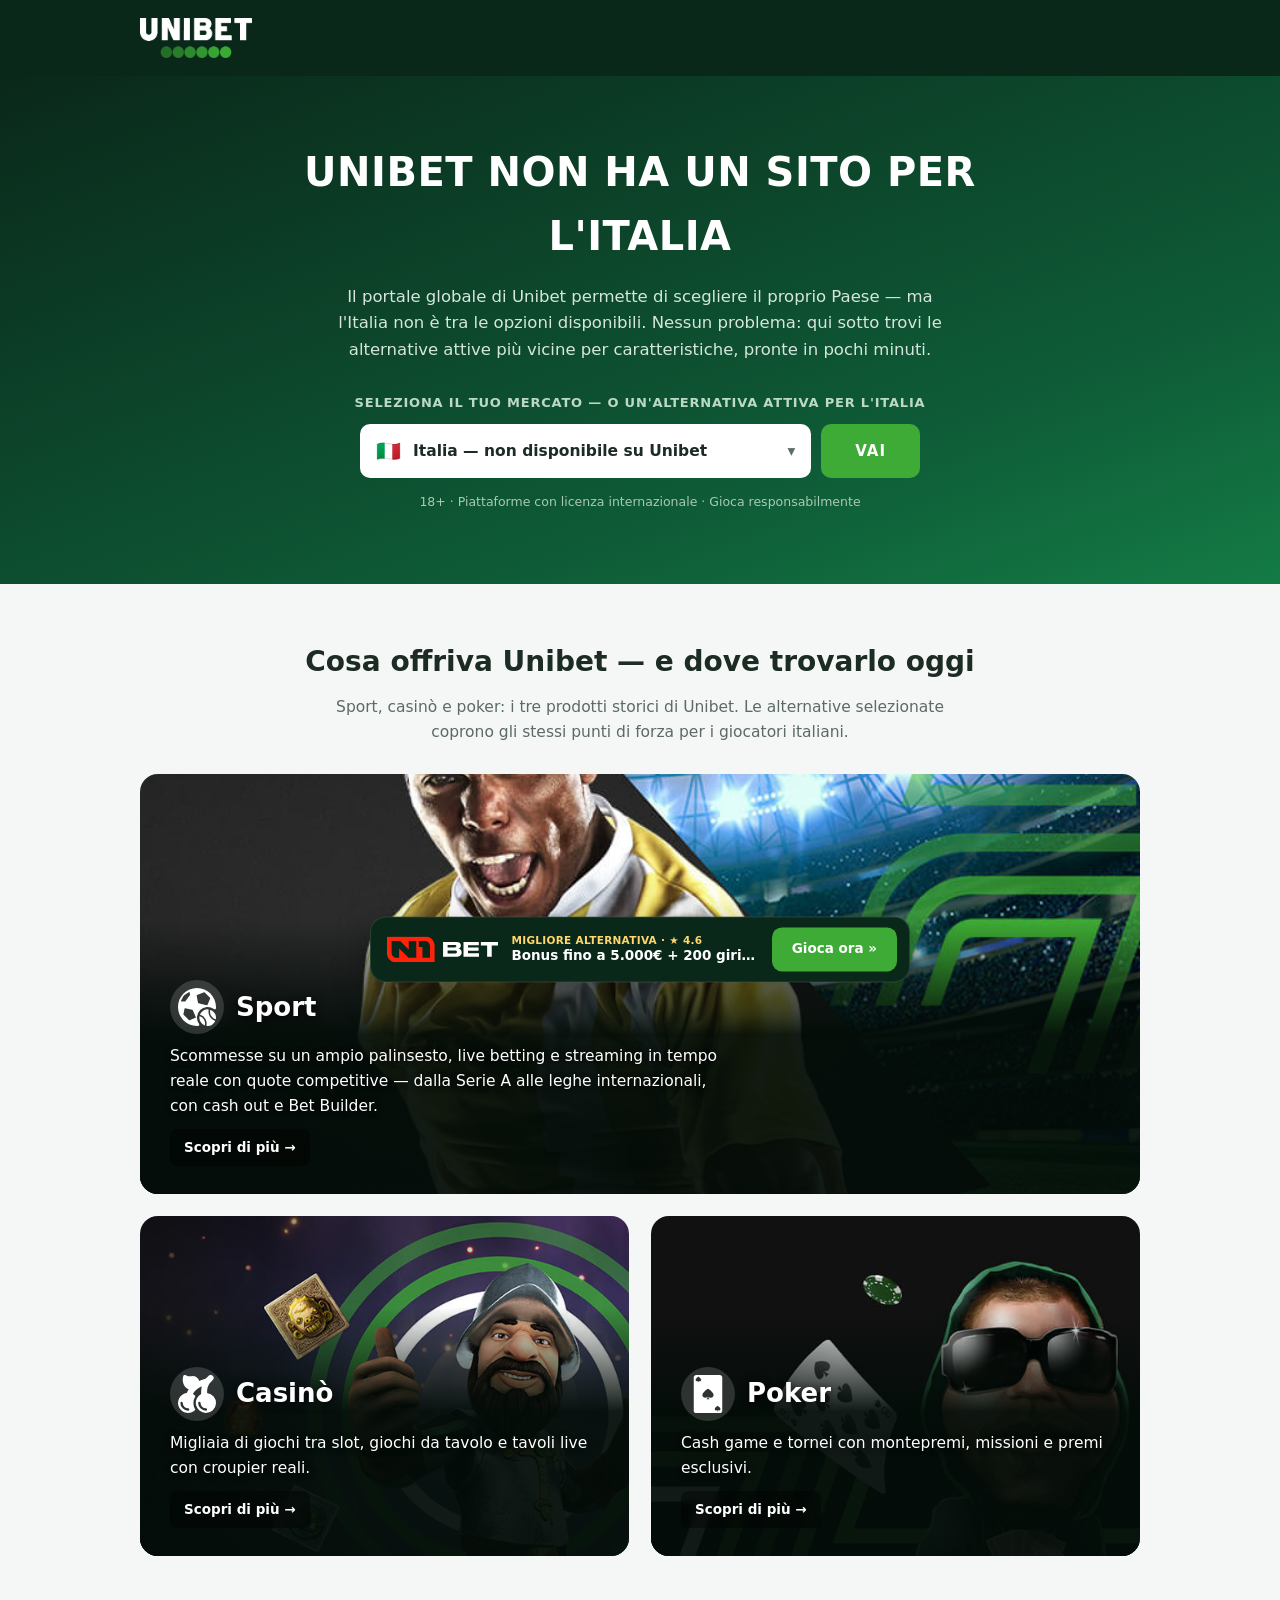
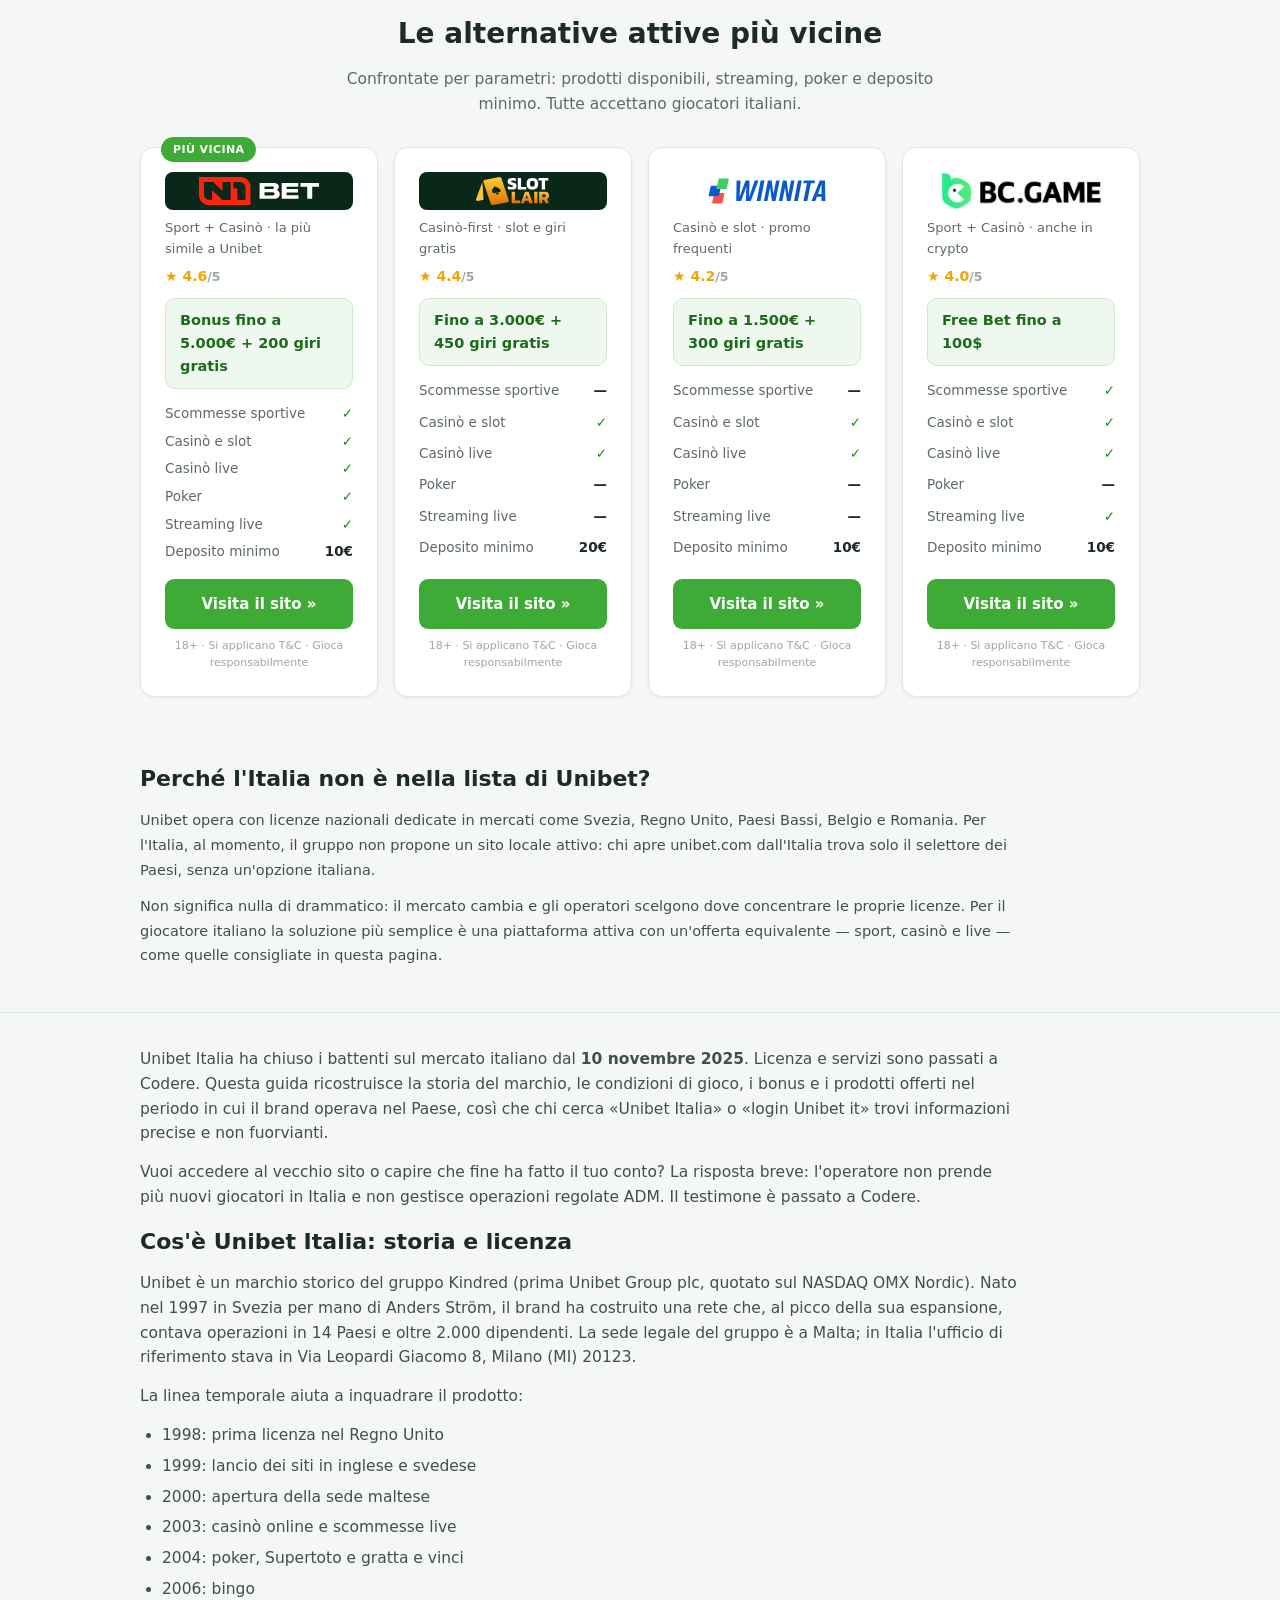
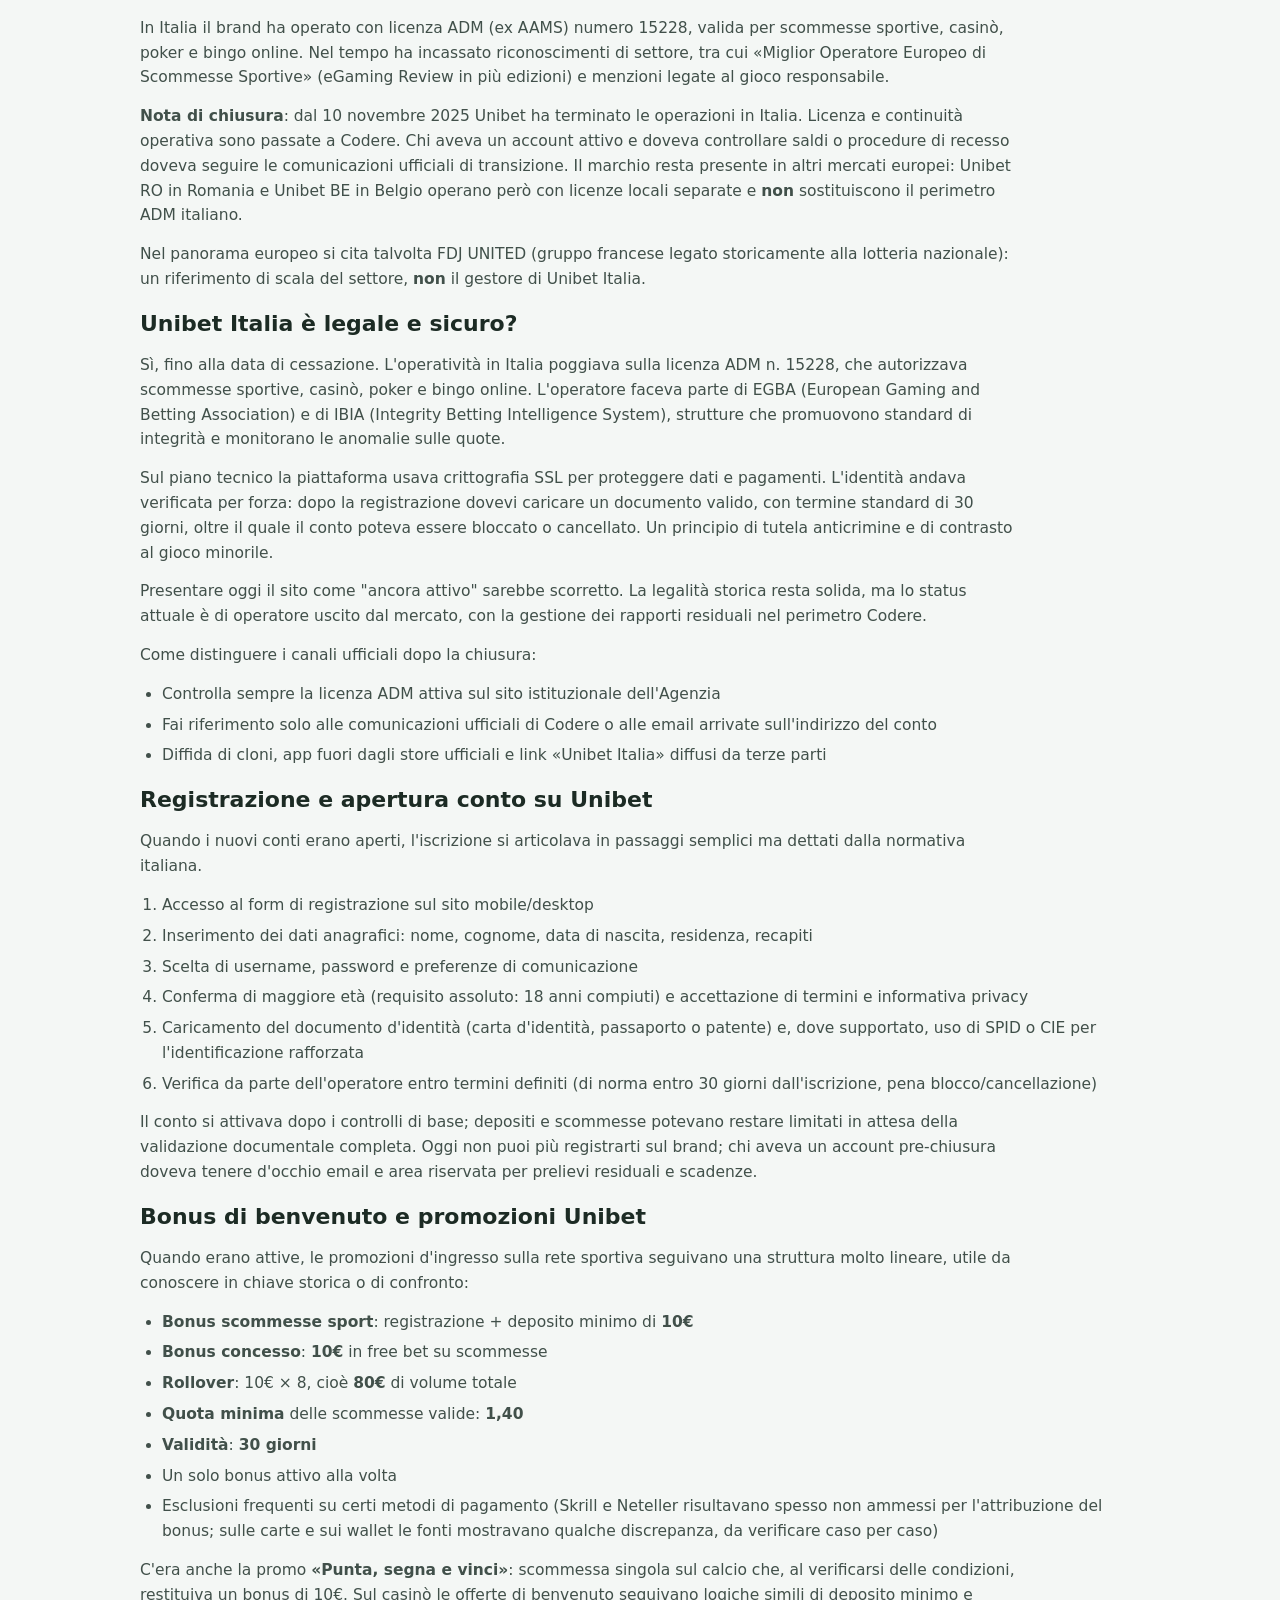
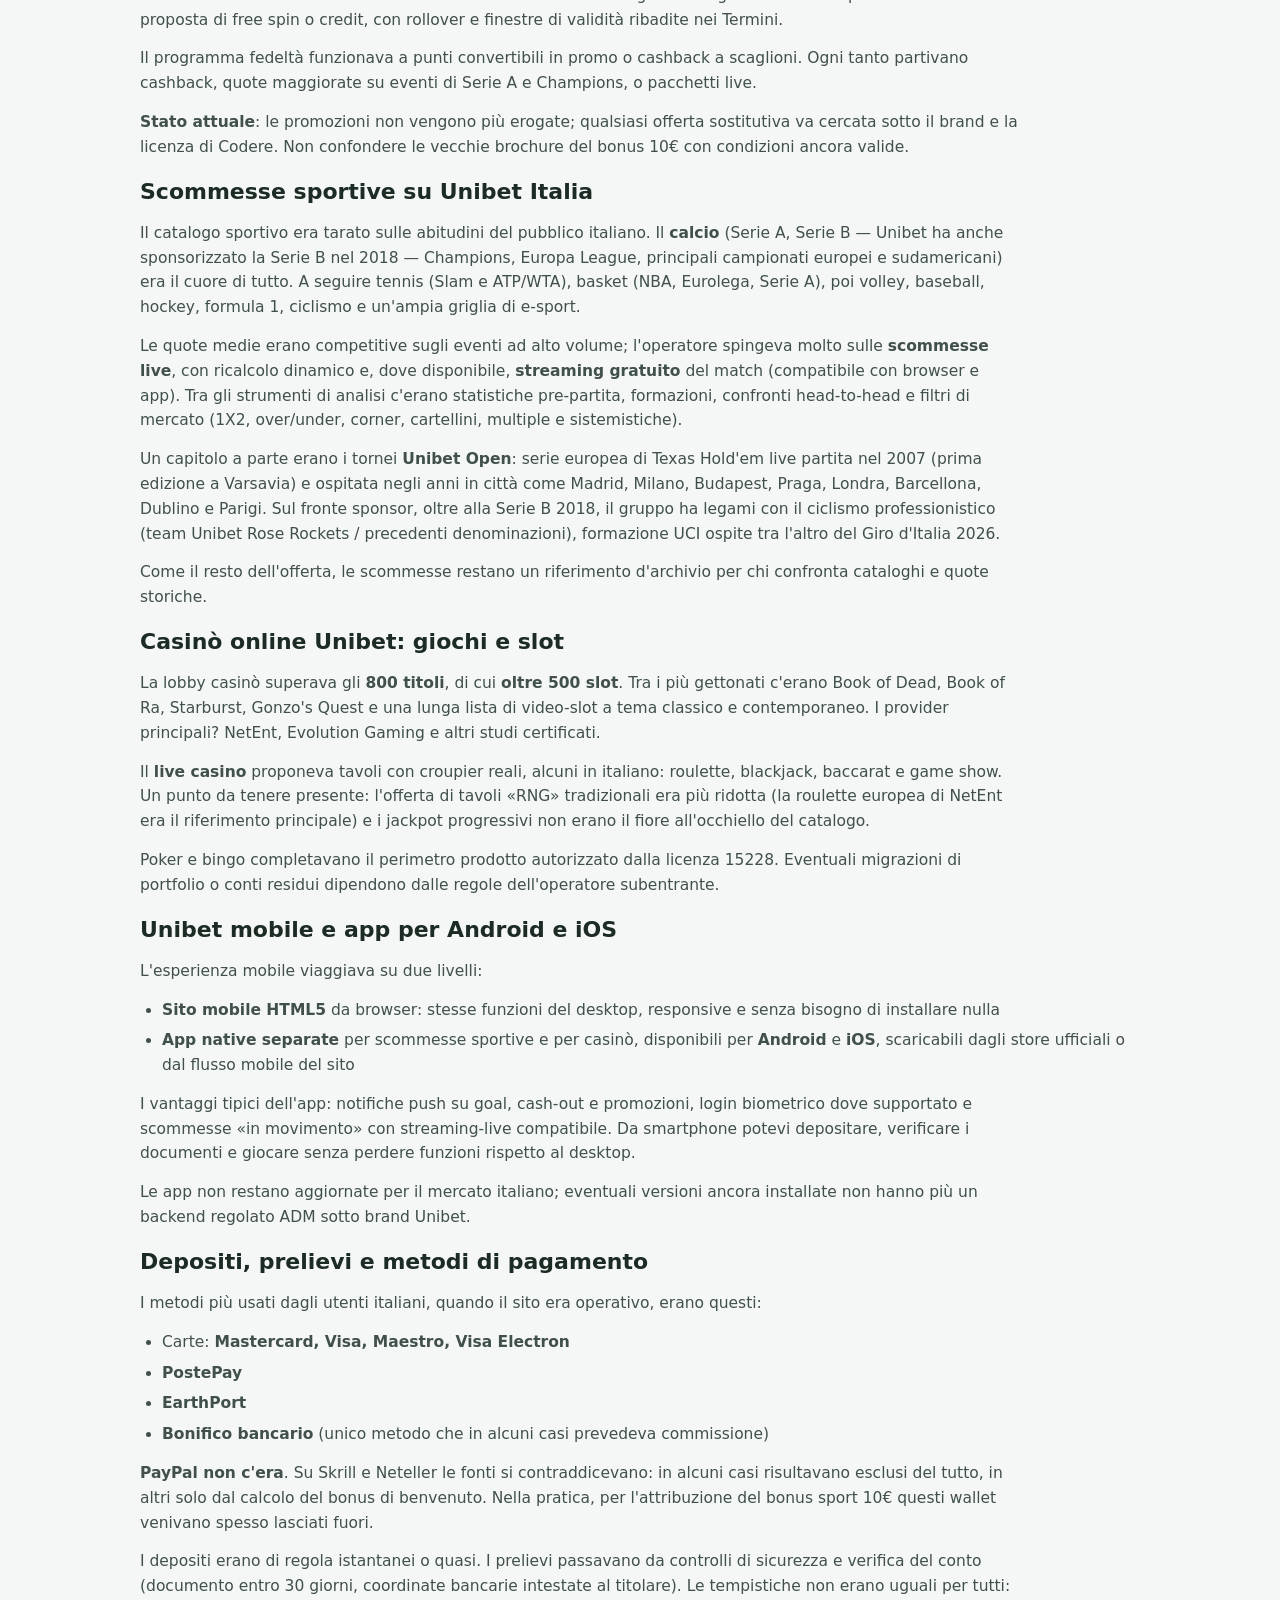
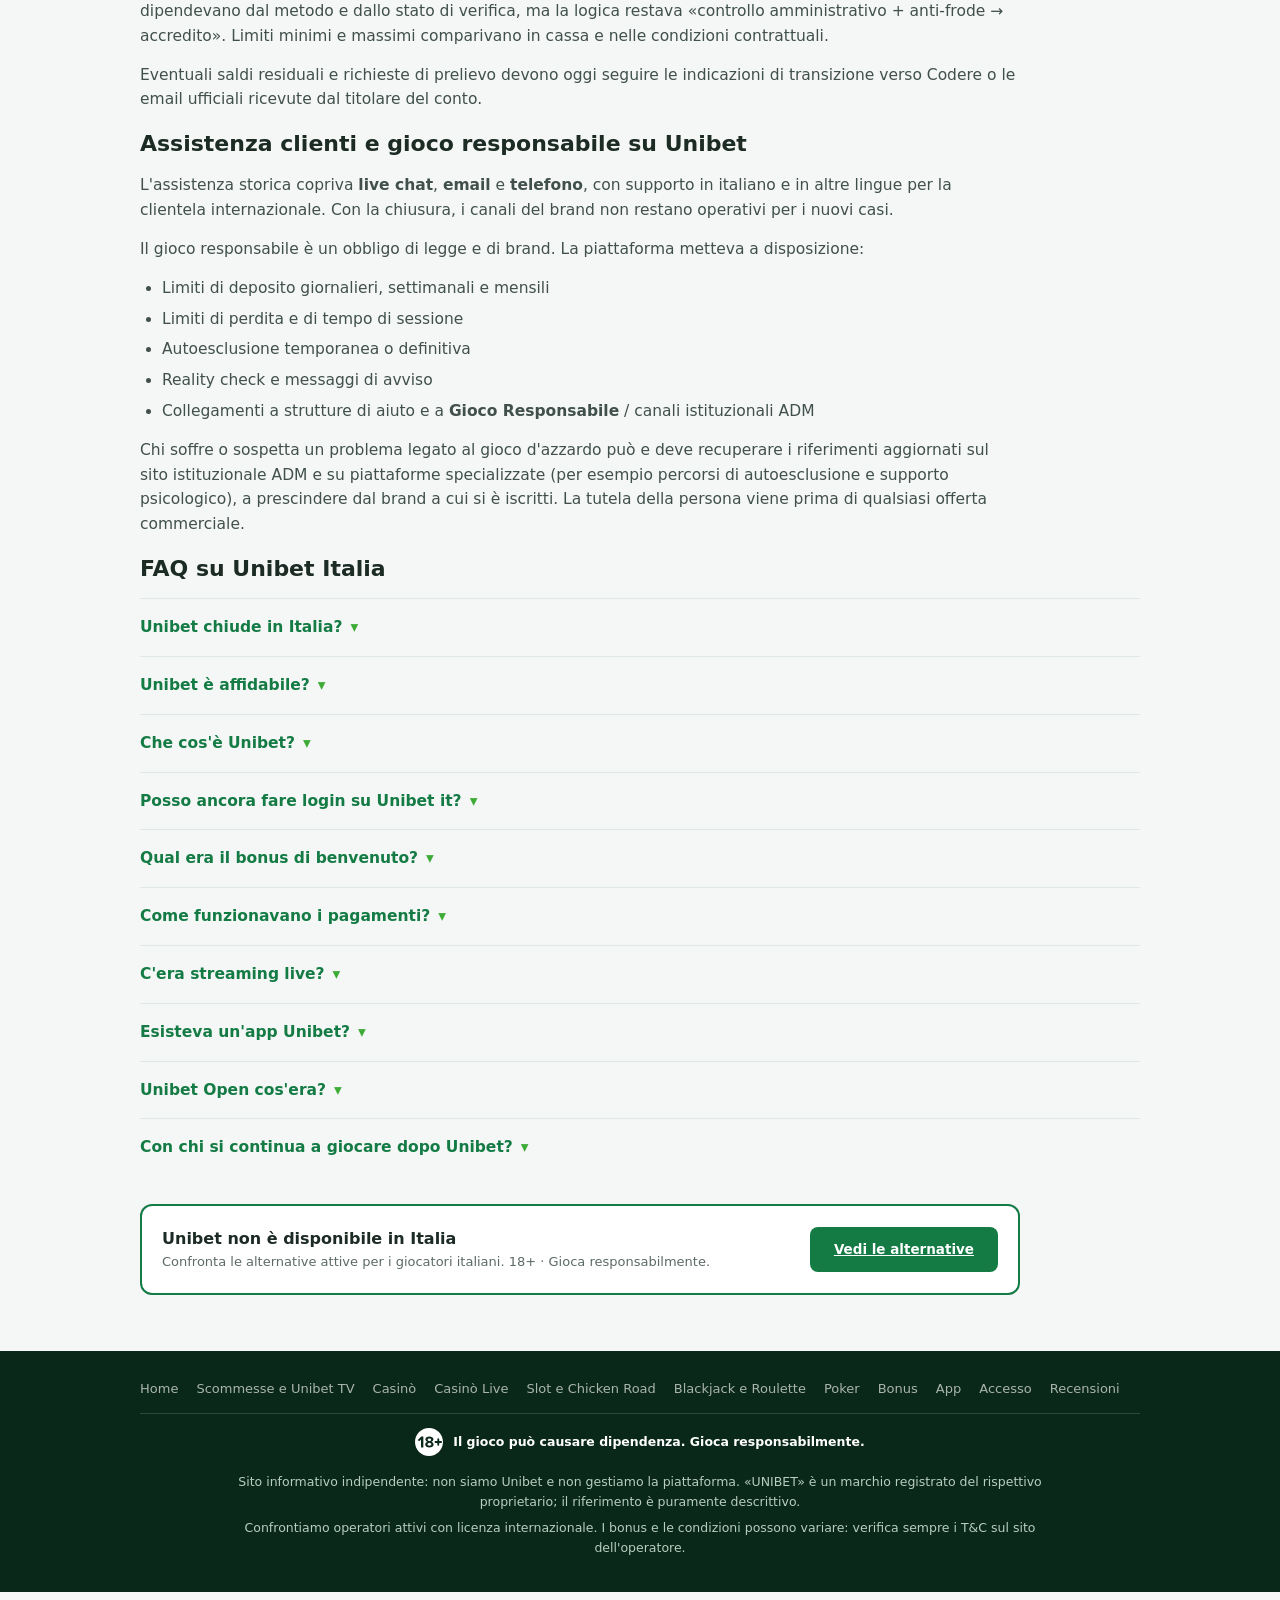
<file: index.html>
<!doctype html>
<html lang="it">
<head>
<meta charset="utf-8">
<meta name="viewport" content="width=device-width, initial-scale=1">
<title>Unibet Italia chiude nel 2025: licenza ADM e Codere</title>
<meta name="description" content="Unibet Italia non è più attivo dal 10/11/2025: licenza ADM passata a Codere. Info su login, conto, bonus, app, pagamenti e sicurezza.">
<link rel="canonical" href="https://unibetloginit.com/">
<link rel="icon" type="image/svg+xml" href="/favicon.svg">
<link rel="alternate" hreflang="it-it" href="https://unibetloginit.com/">
<link rel="alternate" hreflang="x-default" href="https://unibetloginit.com/">
<link rel="stylesheet" href="/assets/style.css">
<script type="application/ld+json">{"@context":"https://schema.org","@type":"WebSite","name":"Unibet Italia — alternative","url":"https://unibetloginit.com/"}</script>
<script type="application/ld+json">{"@context":"https://schema.org","@type":"BreadcrumbList","itemListElement":[{"@type":"ListItem","position":1,"name":"Home","item":"https://unibetloginit.com/"}]}</script>
<script type="application/ld+json">{"@context":"https://schema.org","@type":"FAQPage","mainEntity":[
{"@type":"Question","name":"Unibet è disponibile in Italia?","acceptedAnswer":{"@type":"Answer","text":"Al momento Unibet non offre un sito dedicato al mercato italiano: selezionando l'Italia sul portale globale non viene proposta una versione locale. Per i giocatori italiani la scelta pratica è una piattaforma alternativa attiva con caratteristiche simili."}},
{"@type":"Question","name":"Quale alternativa a Unibet scegliere?","acceptedAnswer":{"@type":"Answer","text":"Dipende da come giochi: se cerchi sport più casinò in un unico conto, scegli una piattaforma completa; se punti alle quote, confronta i palinsesti. Le alternative in questa pagina sono attive e accettano giocatori italiani."}},
{"@type":"Question","name":"Posso registrarmi su un sito Unibet estero dall'Italia?","acceptedAnswer":{"@type":"Answer","text":"I siti nazionali di Unibet (Svezia, UK, Paesi Bassi ecc.) sono riservati ai residenti dei rispettivi mercati e richiedono documenti locali. Per giocare dall'Italia conviene usare una piattaforma che accetta esplicitamente giocatori italiani."}}
]}</script>
<script type="application/ld+json">{"@context":"https://schema.org","@type":"FAQPage","mainEntity":[{"@type":"Question","name":"Unibet chiude in Italia?","acceptedAnswer":{"@type":"Answer","text":"Sì. Le attività sul mercato italiano cessano dal 10 novembre 2025. Licenza e continuità operativa passano a Codere. Non puoi più aprire nuovi conti né giocare sotto quel brand."}},{"@type":"Question","name":"Unibet è affidabile?","acceptedAnswer":{"@type":"Answer","text":"Storicamente sì: operava con licenza ADM n. 15228, era membro di EGBA e IBIA, usava SSL e verifica documentale obbligatoria entro 30 giorni. Oggi la valutazione di affidabilità si sposta sul nuovo soggetto regolato (Codere) e sulle sue condizioni contrattuali."}},{"@type":"Question","name":"Che cos'è Unibet?","acceptedAnswer":{"@type":"Answer","text":"Un brand di scommesse e gioco del gruppo Kindred, fondato nel 1997 in Svezia da Anders Ström. Ha operato in Italia con sede di riferimento a Milano e base legale a Malta, proponendo scommesse, casinò, poker e bingo sotto licenza ADM fino alla chiusura 2025. Il marchio esiste ancora in altri mercati europei: Unibet RO (Romania) e Unibet BE (Belgio) operano sotto licenze locali distinte e non hanno alcun legame con l'ex perimetro ADM italiano."}},{"@type":"Question","name":"Posso ancora fare login su Unibet it?","acceptedAnswer":{"@type":"Answer","text":"Il login storico non gestisce più le operazioni di gioco ADM italiane dopo il 10/11/2025. Controlla le comunicazioni ufficiali ricevute e quelle del soggetto subentrante. Non scaricare app né accedere a cloni non ufficiali."}},{"@type":"Question","name":"Qual era il bonus di benvenuto?","acceptedAnswer":{"@type":"Answer","text":"Deposito minimo 10€, bonus 10€ su scommesse, rollover totale 80€ (10€ × 8), quota minima 1,40, validità 30 giorni. Spesso esclusioni su Skrill/Neteller. Promo aggiuntiva «Punta, segna e vinci» da 10€ su scommesse calcio singole."}},{"@type":"Question","name":"Come funzionavano i pagamenti?","acceptedAnswer":{"@type":"Answer","text":"Carte Mastercard/Visa/Maestro/Visa Electron, PostePay, EarthPort e bonifico. Niente PayPal. Verifica documento obbligatoria. Commissioni eventuali solo sul bonifico."}},{"@type":"Question","name":"C'era streaming live?","acceptedAnswer":{"@type":"Answer","text":"Sì, sulle scommesse live di determinati eventi, accessibile da browser e app."}},{"@type":"Question","name":"Esisteva un'app Unibet?","acceptedAnswer":{"@type":"Answer","text":"Sì: app native separate per sport e casinò su Android e iOS, oltre al sito mobile HTML5. Con la chiusura non restano attive per il pubblico italiano."}},{"@type":"Question","name":"Unibet Open cos'era?","acceptedAnswer":{"@type":"Answer","text":"Una serie di tornei poker live europei partita nel 2007, con tappe in diverse capitali e Milano tra le sedi."}},{"@type":"Question","name":"Con chi si continua a giocare dopo Unibet?","acceptedAnswer":{"@type":"Answer","text":"La continuità regolatoria e operativa in Italia è passata a Codere. Verifica solo canali ufficiali e licenze ADM valide; non seguire link di terze parti non certificate. Unibet lascia un'impronta lunga sul mercato italiano per la qualità del prodotto live, la solidità del branding e le sponsorizzazioni sportive. La data del 10 novembre 2025 chiude un capitolo: oggi l'informazione corretta è la cessazione sotto quel brand e il passaggio a Codere. Chi cerca scommesse o casinò legali in Italia deve muoversi solo con operatori dotati di licenza ADM attiva, con verifica dell'identità e strumenti di gioco responsabile sempre accesi."}}]}</script>
<style>
.seo h3{font-size:17px;font-weight:800;margin:18px 0 8px;color:var(--ink)}
.seo ul,.seo ol{color:#41504a;margin:0 0 14px;padding-left:22px}
.seo li{margin-bottom:6px}
.seo table{width:100%;border-collapse:collapse;margin:14px 0;font-size:14px;background:var(--card)}
.seo td,.seo th{border:1px solid var(--line);padding:8px 10px;color:#41504a;text-align:left;vertical-align:top}
.seo th{color:var(--ink);background:#eaf1ec;font-weight:800}
.seo article-p p{color:#41504a}
.seo a{color:var(--green2);text-decoration:underline}
.subtop{background:var(--dark);padding:30px 0}
.subtop .crumbs{font-size:12px;color:rgba(255,255,255,.55);margin-bottom:8px}
.subtop .crumbs a{color:rgba(255,255,255,.55)}
.subtop h1{margin:0;font-size:26px;color:#fff;line-height:1.3;font-weight:900}
.page-body{padding-top:30px}
.page-body p{color:#41504a;margin-bottom:14px;max-width:880px}
.page-body h2{font-size:21px;font-weight:900;margin:26px 0 10px}
.page-body details{border:1px solid var(--line);border-radius:10px;background:var(--card);margin-bottom:8px;padding:0 16px}
.page-body summary{cursor:pointer;padding:13px 0;font-weight:800;color:var(--green2);list-style:none}
.page-body summary::-webkit-details-marker{display:none}
.page-body details p{padding-bottom:12px}
.ctabox{display:flex;align-items:center;justify-content:space-between;gap:14px;flex-wrap:wrap;background:var(--card);border:2px solid var(--green2);border-radius:12px;padding:20px;margin:28px 0;max-width:880px}
.ctabox .t{font-weight:900;font-size:16px;color:var(--ink)}
.ctabox .s{color:var(--mut);font-size:13px}
.ctabox .go{background:var(--green2);color:#fff;border-radius:8px;padding:12px 24px;font-weight:800;font-size:13.5px;white-space:nowrap}
.ctabox .go:hover{background:var(--green)}
.cluster-foot{display:flex;flex-wrap:wrap;gap:6px 18px;padding-bottom:14px;margin-bottom:14px;border-bottom:1px solid rgba(255,255,255,.15);font-size:13px}
.cluster-foot a{color:rgba(255,255,255,.65)}
.cluster-foot a:hover{color:#fff}
.tblwrap{overflow-x:auto;margin:14px 0;max-width:880px}
.tblwrap table{margin:0;min-width:480px}
.page-body ul,.page-body ol{margin:0 0 14px;padding-left:26px;color:#41504a;max-width:880px}
.page-body li{margin-bottom:6px}
.page-body ol li::marker{font-weight:800;color:var(--green2)}
.ximg{display:block;width:100%;height:auto;max-width:880px;aspect-ratio:16/9;object-fit:cover;border-radius:12px;margin:6px 0 14px;border:1px solid var(--line)}
.btnrow{display:flex;gap:10px;flex-wrap:wrap;margin:2px 0 10px;max-width:880px}
.btnrow .bt{display:inline-flex;align-items:center;gap:8px;background:var(--green2);color:#fff;font-weight:800;font-size:13.5px;border-radius:9px;padding:11px 18px;transition:filter .15s}
.btnrow .bt span{font-weight:700;font-size:11.5px;color:#ffd76b}
.btnrow .bt:hover{filter:brightness(1.1)}
.btnrow .bt-alt{background:var(--dark)}
.ctamini{display:flex;align-items:center;justify-content:space-between;gap:12px;flex-wrap:wrap;background:#eef8ee;border:1px solid #cdeacc;border-radius:10px;padding:12px 16px;margin:22px 0;max-width:880px;font-size:14px}
.ctamini span{color:#1c6b1a;font-weight:700}
.ctamini a{background:var(--lime);color:#fff;font-weight:800;font-size:12.5px;border-radius:8px;padding:9px 16px;white-space:nowrap}
.bcards{display:grid;grid-template-columns:repeat(2,1fr);gap:14px;max-width:880px;margin:4px 0 8px}
@media(max-width:640px){.bcards{grid-template-columns:1fr}}
.bcard{position:relative;background:linear-gradient(160deg,#fff 60%,#eef8ee);border:1px solid var(--line);border-radius:14px;padding:22px;text-align:center;box-shadow:0 1px 3px rgba(20,60,40,.06)}
.bcard .rib{position:absolute;top:-11px;left:50%;transform:translateX(-50%);background:var(--lime);color:#fff;font-size:11px;font-weight:800;text-transform:uppercase;padding:4px 12px;border-radius:16px;white-space:nowrap}
.bcard .logo{height:34px;width:auto;object-fit:contain;margin:0 auto 10px}
.bcard .logo.dk{background:var(--dark);padding:5px 9px;border-radius:8px}
.bcard .bamt{font-size:34px;font-weight:900;color:var(--green2);line-height:1.1}
.bcard .bamt span{display:block;font-size:14.5px;font-weight:800;color:var(--ink);margin-top:2px}
.bcard .brate{color:var(--mut);font-size:12.5px;margin:8px 0 14px}
.bcard .bgo{display:block;background:var(--lime);color:#fff;font-weight:900;border-radius:9px;padding:13px;font-size:15px}
.bcard .bgo:hover{filter:brightness(1.08)}
.bcard .note{color:#9aa8a0;font-size:11px;margin-top:8px}
.appbtns{display:flex;gap:12px;flex-wrap:wrap;margin:4px 0 10px;max-width:880px}
.appbt{display:inline-flex;align-items:center;gap:10px;background:var(--dark);color:#fff;border-radius:12px;padding:10px 18px;min-width:190px}
.appbt .ic{font-size:22px}
.appbt small{display:block;font-size:10.5px;color:rgba(255,255,255,.65);font-weight:600;text-transform:uppercase;letter-spacing:.4px}
.appbt b{font-size:15px;font-weight:900}
.appbt:hover{background:#0f3d27}
body{padding-bottom:78px}
.sbar{position:fixed;left:50%;bottom:16px;transform:translate(-50%,150%);z-index:90;display:flex;align-items:center;gap:13px;background:var(--dark);border:1px solid rgba(255,255,255,.12);border-radius:16px;padding:10px 12px 10px 16px;box-shadow:0 14px 36px rgba(0,0,0,.4);width:min(540px,calc(100% - 32px));transition:transform .3s ease}
.sbar.show{transform:translate(-50%,0)}
.sbar .lg{height:26px;width:auto;flex:none}
.sbar .tx{flex:1;min-width:0;line-height:1.25}
.sbar .tx small{display:block;color:#ffd76b;font-size:10.5px;font-weight:800;letter-spacing:.3px}
.sbar .tx b{display:block;color:#fff;font-size:13.5px;white-space:nowrap;overflow:hidden;text-overflow:ellipsis}
.sbar .go{background:var(--lime);color:#fff;font-weight:900;font-size:13.5px;padding:11px 20px;border-radius:10px;white-space:nowrap;flex:none}
.sbar .go:hover{filter:brightness(1.1)}
.sbar .fl-m{display:none}
@media(max-width:640px){body{padding-bottom:64px}.sbar{bottom:0;width:100%;border-radius:14px 14px 0 0;border-left:0;border-right:0;border-bottom:0;padding:8px 12px;gap:10px}.sbar .go{padding:10px 14px;font-size:12.5px}.sbar .lg{height:22px}.sbar .tx small{display:none}.sbar .fl-d{display:none}.sbar .fl-m{display:inline}.sbar .tx b{font-size:13px}}
.xtra{margin:30px 0;max-width:880px}
.xtra h2{font-size:21px;font-weight:900;margin:0 0 6px}
.xtra .sub{color:var(--mut);font-size:13.5px;margin-bottom:16px}
.alts.alts-sub{grid-template-columns:repeat(2,1fr);max-width:880px}
@media(max-width:560px){.alts.alts-sub{grid-template-columns:1fr}}
.matches-x{border:1px solid var(--line);border-radius:12px;overflow:hidden;background:var(--card)}
.matches-x .mrow{display:flex;align-items:center;gap:12px;padding:13px 16px;border-top:1px solid var(--line);flex-wrap:wrap}
.matches-x .mrow:first-child{border-top:0}
.matches-x .mdate{font-size:11.5px;color:var(--mut);min-width:70px;font-weight:700}
.matches-x .mteams{font-weight:800;flex:1;min-width:150px;font-size:14.5px}
.matches-x .mlg{font-size:11px;color:var(--mut)}
.matches-x .odds{display:flex;gap:6px}
.matches-x .odd{background:#eaf1ec;border:1px solid var(--line);border-radius:8px;padding:6px 10px;font-size:12.5px;font-weight:800;text-align:center;min-width:52px}
.matches-x .odd span{display:block;font-weight:600;font-size:10px;color:var(--mut)}
.matches-x .odd:hover{background:var(--green2);color:#fff}
.matches-x .odd:hover span{color:rgba(255,255,255,.7)}
.mnote{font-size:11.5px;color:var(--mut);margin-top:8px}
.ratebox{display:flex;gap:22px;align-items:center;background:var(--card);border:1px solid var(--line);border-radius:14px;padding:22px;flex-wrap:wrap}
.ratebox .big{font-size:44px;font-weight:900;color:var(--green2);line-height:1}
.ratebox .big small{display:block;font-size:12px;color:var(--mut);font-weight:700;margin-top:4px}
.ratebox .bars{flex:1;min-width:220px;display:grid;gap:8px}
.ratebox .bar-r{display:grid;grid-template-columns:130px 1fr 34px;gap:10px;align-items:center;font-size:13px}
.ratebox .bar-r .lb{color:#41504a;font-weight:700}
.ratebox .track{height:8px;background:#e5ece7;border-radius:6px;overflow:hidden}
.ratebox .track i{display:block;height:100%;background:var(--green2);border-radius:6px}
.ratebox .vl{font-weight:800;text-align:right}
.revs{display:grid;gap:12px;margin-top:16px}
.rev{background:var(--card);border:1px solid var(--line);border-radius:12px;padding:16px 18px}
.rev .rh{display:flex;justify-content:space-between;gap:10px;margin-bottom:6px;flex-wrap:wrap}
.rev .who{font-weight:800;font-size:14px}
.rev .stars{color:#f0a500;font-size:13px;letter-spacing:1px}
.rev .stars .off{color:#d5ddd7}
.rev p{color:#41504a;font-size:13.5px;margin:0;line-height:1.6}
.rev .meta{color:var(--mut);font-size:11.5px;margin-top:8px}
.stores{display:grid;gap:10px;max-width:520px}
.store{display:flex;align-items:center;gap:14px;background:var(--card);border:1px solid var(--line);border-radius:12px;padding:14px 16px}
.store .x{width:34px;height:34px;border-radius:50%;background:#fdecec;color:#c0392b;display:flex;align-items:center;justify-content:center;font-weight:900;flex:none}
.store .nm{font-weight:800;font-size:14px}
.store .st{color:#c0392b;font-size:12.5px;font-weight:700}
.mocklogin{position:relative;max-width:420px;background:var(--card);border:1px solid var(--line);border-radius:14px;padding:24px;overflow:hidden}
.mocklogin label{display:block;font-size:12px;font-weight:800;color:var(--mut);margin:12px 0 4px}
.mocklogin .fld{width:100%;border:1px solid var(--line);border-radius:8px;padding:11px 12px;font-size:14px;background:#f2f6f3;color:#9aa8a0}
.mocklogin .btn{width:100%;margin-top:16px;background:#c9d4cd;color:#fff;border:0;border-radius:8px;padding:13px;font-weight:900;font-size:14px}
.mocklogin .veil{position:absolute;inset:0;background:rgba(9,36,25,.82);display:flex;flex-direction:column;align-items:center;justify-content:center;gap:10px;text-align:center;padding:20px;border-radius:14px}
.mocklogin .veil .t{color:#fff;font-weight:900;font-size:16px}
.mocklogin .veil .s{color:rgba(255,255,255,.75);font-size:12.5px;max-width:280px}
.mocklogin .veil .go{background:var(--lime);color:#fff;border-radius:8px;padding:11px 22px;font-weight:800;font-size:13px;margin-top:6px}
.fmts{display:grid;grid-template-columns:repeat(3,1fr);gap:12px;max-width:880px}
@media(max-width:680px){.fmts{grid-template-columns:1fr}}
.fmt{background:var(--card);border:1px solid var(--line);border-radius:12px;padding:16px}
.fmt .ic{font-size:20px;margin-bottom:6px}
.fmt .nm{font-weight:900;font-size:14.5px;margin-bottom:4px}
.fmt p{color:#41504a;font-size:12.5px;margin:0;line-height:1.55}
</style>
</head>
<body>
<header class="hd"><div class="wrap"><img src="/assets/unibet-logo.png" alt="Unibet" width="146" height="52"></div></header>

<section class="hero">
  <div class="wrap">
    <h1>Unibet non ha un sito per l'Italia</h1>
    <p class="sub">Il portale globale di Unibet permette di scegliere il proprio Paese — ma l'Italia non è tra le opzioni disponibili. Nessun problema: qui sotto trovi le alternative attive più vicine per caratteristiche, pronte in pochi minuti.</p>
    <div class="sel-label">Seleziona il tuo mercato — o un'alternativa attiva per l'Italia</div>
    <div class="selwrap" id="selwrap">
      <div class="selrow">
        <button class="selbtn" id="selbtn" aria-haspopup="listbox"><span class="fl">🇮🇹</span><span class="tx">Italia — non disponibile su Unibet</span><span class="ch">▾</span></button>
        <a class="go" href="/referral-link?sub_id_1=n1">VAI</a>
      </div>
      <div class="selpanel">
        <div class="sp-row dis"><span class="fl">🇮🇹</span><div><div class="nm">Italia</div><div class="tg">Nessun sito Unibet per questo mercato</div></div><span class="pill">Non disponibile</span></div>
        <div class="sp-lab">Alternative attive per l'Italia</div>
        <a class="sp-row" href="/referral-link?sub_id_1=n1"><img class="dk" src="/assets/n1bet-logo.svg" alt="N1 Bet"><div><div class="nm">N1 Bet</div><div class="tg">Sport + Casinò · la più simile a Unibet</div></div><span class="pill">Attiva</span></a>
        <a class="sp-row" href="/referral-link?sub_id_1=slotlair"><img class="dk" src="/assets/slotlair-logo.svg" alt="SlotLair"><div><div class="nm">SlotLair</div><div class="tg">Casinò e slot · 450 giri gratis</div></div><span class="pill">Attiva</span></a>
        <a class="sp-row" href="/referral-link?sub_id_1=winita"><img src="/assets/winnita-logo.svg" alt="Winnita"><div><div class="nm">Winnita</div><div class="tg">Casinò · giri gratis e promo</div></div><span class="pill">Attiva</span></a>
        <a class="sp-row" href="/referral-link?sub_id_1=bc"><img src="/assets/bcgame-logo.jpeg" alt="BC Game"><div><div class="nm">BC Game</div><div class="tg">Sport + Casinò · anche in crypto</div></div><span class="pill">Attiva</span></a>
      </div>
    </div>
    <div class="note">18+ · Piattaforme con licenza internazionale · Gioca responsabilmente</div>
  </div>
</section>

<section class="sec"><div class="wrap">
  <div class="sec-h"><h2>Cosa offriva Unibet — e dove trovarlo oggi</h2>
  <p>Sport, casinò e poker: i tre prodotti storici di Unibet. Le alternative selezionate coprono gli stessi punti di forza per i giocatori italiani.</p></div>
  <div class="prods">
    <a class="prod prod--sport" href="/scommesse/"><img src="/assets/unibet-seo-page-image-1.png" alt="Scommesse sportive" loading="lazy">
      <div class="body"><div class="ph"><span class="ic"><svg width="38" height="38" viewBox="0 0 32 32" fill="#fff" xmlns="http://www.w3.org/2000/svg"><path fill-rule="evenodd" clip-rule="evenodd" d="M17 31.97c.828-.052 1.142-1.084.661-1.76a9 9 0 0 1 12.55-12.55c.675.481 1.707.168 1.758-.66.02-.33.03-.664.03-1 0-8.837-7.163-16-16-16C7.164 0 0 7.163 0 16s7.164 16 16 16A16.39 16.39 0 0 0 17 31.97ZM6.05 11.415a.496.496 0 0 0 .2-.165l3.822-5.343a.5.5 0 0 0 .084-.385l-.322-1.677a.5.5 0 0 0-.766-.323L5.742 5.718A4 4 0 0 0 4.41 7.185L2.618 10.57a.5.5 0 0 0 .414.734l2.782.155a.499.499 0 0 0 .235-.044Zm20.938-3.132a.501.501 0 0 1 .102.548l-2.324 5.395a.5.5 0 0 1-.578.289l-6.962-1.691a.5.5 0 0 1-.373-.393l-1.116-5.883a.5.5 0 0 1 .307-.558l5.95-2.354a.496.496 0 0 1 .54.114l4.454 4.533ZM12.379 18.628a.5.5 0 0 0-.352-.286l-5.95-1.28a.5.5 0 0 0-.596.394l-.907 4.701a.5.5 0 0 0 .14.45l4.475 4.439a.5.5 0 0 0 .539.109l4.98-2.003a.5.5 0 0 0 .27-.666l-2.6-5.858Z"/><path d="M18.588 22.192c-.077.177.027.376.21.435a7.63 7.63 0 0 1 4.308 3.467 7.63 7.63 0 0 1 .848 5.464c-.041.188.08.377.271.398a6.969 6.969 0 0 0 4.274-.895 6.969 6.969 0 0 0 2.79-2.988c.115-.237-.026-.51-.277-.59a7.63 7.63 0 0 1-4.308-3.467 7.63 7.63 0 0 1-.848-5.464c.056-.257-.11-.516-.373-.535a6.967 6.967 0 0 0-3.983.922 6.969 6.969 0 0 0-2.912 3.253Z"/><path d="M18.4 23.877a.263.263 0 0 0-.34.217 6.968 6.968 0 0 0 .879 4.405 6.97 6.97 0 0 0 3.375 2.964.263.263 0 0 0 .359-.186 6.316 6.316 0 0 0-.704-4.527 6.316 6.316 0 0 0-3.569-2.873ZM31.94 25.91a6.968 6.968 0 0 0-.88-4.41 6.966 6.966 0 0 0-3.379-2.965.395.395 0 0 0-.539.28l-.004.018a6.316 6.316 0 0 0 .703 4.527 6.315 6.315 0 0 0 3.569 2.872l.018.006a.395.395 0 0 0 .512-.328Z"/></svg></span><h3>Sport</h3></div>
      <p>Scommesse su un ampio palinsesto, live betting e streaming in tempo reale con quote competitive — dalla Serie A alle leghe internazionali, con cash out e Bet Builder.</p></div>
    </a>
    <a class="prod prod--casino" href="/casino/"><img src="/assets/unibet-seo-page-image-2.png" alt="Casinò online" loading="lazy">
      <div class="body"><div class="ph"><span class="ic"><svg width="38" height="38" viewBox="0 0 32 32" fill="#fff" xmlns="http://www.w3.org/2000/svg"><path fill-rule="evenodd" clip-rule="evenodd" d="M29.396.87a2.5 2.5 0 0 1-.266 3.526c-2.529 2.174-3.712 4.198-4.246 6.414-.304 1.26-.414 2.645-.377 4.249A8.501 8.501 0 0 1 23.5 32a8.5 8.5 0 0 1-3.964-16.021c-.095-2.079-.01-4.056.397-5.945.043-.203-.161-.373-.349-.285-3.183 1.5-5.61 3.687-7.088 6.247a8.53 8.53 0 0 1 1.963 1.443.496.496 0 0 1 .063.613A10.451 10.451 0 0 0 13 23.5c0 1.995.556 3.86 1.522 5.448a.496.496 0 0 1-.063.613 8.5 8.5 0 1 1-7.113-14.484 17.702 17.702 0 0 1 1.76-3.058 7.993 7.993 0 0 1-.7-.307C6.553 10.789 5.01 9.12 4.423 6.93c-.691-2.579-.395-4.29-.094-5.736a1.5 1.5 0 0 1 2.347-.91c.651.47 1.067.65 1.655.734.698.1 1.667.07 3.473-.062a5.825 5.825 0 0 1 4.041 1.149 5.753 5.753 0 0 1 2.043 2.93c1.26-.567 2.59-1.04 3.973-1.414a4.907 4.907 0 0 0 2.276-1.372A23.424 23.424 0 0 1 25.87.604a2.5 2.5 0 0 1 3.526.266ZM4 23.5a1 1 0 1 0-2 0A6.5 6.5 0 0 0 8.5 30a1 1 0 1 0 0-2A4.5 4.5 0 0 1 4 23.5Zm14-1a1 1 0 0 1 1 1 4.5 4.5 0 0 0 4.5 4.5 1 1 0 1 1 0 2 6.5 6.5 0 0 1-6.5-6.5 1 1 0 0 1 1-1Z"/></svg></span><h3>Casinò</h3></div>
      <p>Migliaia di giochi tra slot, giochi da tavolo e tavoli live con croupier reali.</p></div>
    </a>
    <a class="prod prod--poker" href="/poker/"><img src="/assets/unibet-seo-page-image-3.png" alt="Poker online" loading="lazy">
      <div class="body"><div class="ph"><span class="ic"><svg width="38" height="38" viewBox="0 0 32 32" fill="#fff" xmlns="http://www.w3.org/2000/svg"><path fill-rule="evenodd" clip-rule="evenodd" d="M6.087 0C4.934 0 4 .895 4 2v28c0 1.105.934 2 2.087 2h19.826C27.066 32 28 31.105 28 30V2c0-1.105-.934-2-2.087-2H6.087Zm.24 2.734c.231-.246.537-.543.815-.791a3.2 3.2 0 0 1 .51-.372.512.512 0 0 1 .522 0c.143.085.33.21.511.372.276.248.582.544.814.791.232.247.388.445.5.619.11.174.176.325.216.464.04.14.054.269.04.42a1.34 1.34 0 0 1-.138.49 1.215 1.215 0 0 1-.36.42c-.146.105-.31.166-.483.193a1.208 1.208 0 0 1-1.031-.309c-.047-.043-.131-.012-.127.05l.006.066c.01.104.025.207.052.296a.72.72 0 0 0 .125.239c.06.076.137.153.21.206.05.037.036.112-.027.112h-.004a71.1 71.1 0 0 0-.565-.002l-.35.001L7.347 6h-.004c-.064 0-.077-.074-.026-.112.073-.053.15-.13.209-.206a.72.72 0 0 0 .125-.24 1.548 1.548 0 0 0 .058-.36c.005-.063-.08-.094-.126-.051a1.194 1.194 0 0 1-1.032.309 1.137 1.137 0 0 1-.483-.194 1.216 1.216 0 0 1-.36-.418 1.323 1.323 0 0 1-.138-.49 1.127 1.127 0 0 1 .04-.421c.04-.14.105-.29.217-.464a4.33 4.33 0 0 1 .5-.619Zm6.5 11.327a28.426 28.426 0 0 1 1.63-1.56 6.442 6.442 0 0 1 1.135-.796.84.84 0 0 1 .816 0c.299.166.722.432 1.136.797.553.49 1.165 1.072 1.629 1.56.464.487.775.876.998 1.22.221.343.353.64.433.914.081.276.109.53.081.83-.027.3-.109.644-.277.965-.168.32-.425.619-.719.825a2.235 2.235 0 0 1-.967.382c-.346.056-.71.047-1.071-.056a2.522 2.522 0 0 1-.992-.553c-.092-.085-.262-.023-.252.1l.01.13c.021.204.051.406.106.582.054.175.131.32.25.471.118.15.273.302.418.407.101.072.073.22-.053.22h-.008a141.657 141.657 0 0 0-1.83-.002l-.431.002h-.008c-.129 0-.156-.146-.054-.22.146-.105.3-.256.419-.407.118-.15.196-.296.25-.471.055-.176.084-.378.105-.582a6.03 6.03 0 0 0 .011-.13c.01-.123-.16-.185-.252-.1a2.419 2.419 0 0 1-1.667.643 2.874 2.874 0 0 1-.396-.034 2.292 2.292 0 0 1-.967-.382 2.407 2.407 0 0 1-.997-1.79 2.192 2.192 0 0 1 .082-.83c.08-.276.21-.57.432-.915.223-.343.535-.732 1-1.22Zm10.489 12.382c-.278.248-.584.545-.816.791a4.33 4.33 0 0 0-.5.619 1.723 1.723 0 0 0-.215.464c-.04.139-.054.269-.041.42a1.216 1.216 0 0 0 .498.909c.146.105.31.165.483.194a1.192 1.192 0 0 0 1.032-.309c.046-.043.13-.012.126.05a1.553 1.553 0 0 1-.058.361.718.718 0 0 1-.125.24c-.06.076-.137.153-.21.206-.05.038-.037.112.027.112h.004l.216-.001.35-.001c.22 0 .43 0 .565.002h.004c.063 0 .077-.075.027-.112a1.118 1.118 0 0 1-.21-.206.719.719 0 0 1-.125-.24 1.553 1.553 0 0 1-.058-.36c-.004-.063.08-.094.127-.051a1.207 1.207 0 0 0 1.032.309c.172-.027.336-.088.483-.194.146-.105.275-.256.359-.418a1.34 1.34 0 0 0 .139-.49c.013-.152 0-.28-.041-.421-.04-.14-.106-.29-.216-.464a4.337 4.337 0 0 0-.5-.619 14.252 14.252 0 0 0-.814-.791 3.243 3.243 0 0 0-.511-.372.512.512 0 0 0-.522 0 3.208 3.208 0 0 0-.51.372Z"/></svg></span><h3>Poker</h3></div>
      <p>Cash game e tornei con montepremi, missioni e premi esclusivi.</p></div>
    </a>
  </div>
  </div>
</div></section>

<section class="sec"><div class="wrap">
  <div class="sec-h"><h2>Le alternative attive più vicine</h2>
  <p>Confrontate per parametri: prodotti disponibili, streaming, poker e deposito minimo. Tutte accettano giocatori italiani.</p></div>
  <div class="alts"><div class="alt"><span class="rib">Più vicina</span><img class="logo dk" src="/assets/n1bet-logo.svg" alt="N1 Bet" width="160" height="38"><h3 class="sr">N1 Bet</h3><div class="tag">Sport + Casinò · la più simile a Unibet</div><div class="rate">★ 4.6<span>/5</span></div><div class="bonus">Bonus fino a 5.000€ + 200 giri gratis</div><dl><dt>Scommesse sportive</dt><dd class="y">✓</dd><dt>Casinò e slot</dt><dd class="y">✓</dd><dt>Casinò live</dt><dd class="y">✓</dd><dt>Poker</dt><dd class="y">✓</dd><dt>Streaming live</dt><dd class="y">✓</dd><dt>Deposito minimo</dt><dd class="">10€</dd></dl><a class="cta" href="/referral-link?sub_id_1=n1" rel="nofollow">Visita il sito »</a><div class="note">18+ · Si applicano T&amp;C · Gioca responsabilmente</div></div><div class="alt"><img class="logo dk" src="/assets/slotlair-logo.svg" alt="SlotLair" width="160" height="38"><h3 class="sr">SlotLair</h3><div class="tag">Casinò-first · slot e giri gratis</div><div class="rate">★ 4.4<span>/5</span></div><div class="bonus">Fino a 3.000€ + 450 giri gratis</div><dl><dt>Scommesse sportive</dt><dd class="">—</dd><dt>Casinò e slot</dt><dd class="y">✓</dd><dt>Casinò live</dt><dd class="y">✓</dd><dt>Poker</dt><dd class="">—</dd><dt>Streaming live</dt><dd class="">—</dd><dt>Deposito minimo</dt><dd class="">20€</dd></dl><a class="cta" href="/referral-link?sub_id_1=slotlair" rel="nofollow">Visita il sito »</a><div class="note">18+ · Si applicano T&amp;C · Gioca responsabilmente</div></div><div class="alt"><img class="logo" src="/assets/winnita-logo.svg" alt="Winnita" width="160" height="38"><h3 class="sr">Winnita</h3><div class="tag">Casinò e slot · promo frequenti</div><div class="rate">★ 4.2<span>/5</span></div><div class="bonus">Fino a 1.500€ + 300 giri gratis</div><dl><dt>Scommesse sportive</dt><dd class="">—</dd><dt>Casinò e slot</dt><dd class="y">✓</dd><dt>Casinò live</dt><dd class="y">✓</dd><dt>Poker</dt><dd class="">—</dd><dt>Streaming live</dt><dd class="">—</dd><dt>Deposito minimo</dt><dd class="">10€</dd></dl><a class="cta" href="/referral-link?sub_id_1=winita" rel="nofollow">Visita il sito »</a><div class="note">18+ · Si applicano T&amp;C · Gioca responsabilmente</div></div><div class="alt"><img class="logo" src="/assets/bcgame-logo.jpeg" alt="BC Game" width="162" height="38"><h3 class="sr">BC Game</h3><div class="tag">Sport + Casinò · anche in crypto</div><div class="rate">★ 4.0<span>/5</span></div><div class="bonus">Free Bet fino a 100$</div><dl><dt>Scommesse sportive</dt><dd class="y">✓</dd><dt>Casinò e slot</dt><dd class="y">✓</dd><dt>Casinò live</dt><dd class="y">✓</dd><dt>Poker</dt><dd class="">—</dd><dt>Streaming live</dt><dd class="y">✓</dd><dt>Deposito minimo</dt><dd class="">10€</dd></dl><a class="cta" href="/referral-link?sub_id_1=bc" rel="nofollow">Visita il sito »</a><div class="note">18+ · Si applicano T&amp;C · Gioca responsabilmente</div></div></div>
</div></section>

<section class="sec"><div class="wrap">
  <div class="why">
    <h2>Perché l'Italia non è nella lista di Unibet?</h2>
    <p>Unibet opera con licenze nazionali dedicate in mercati come Svezia, Regno Unito, Paesi Bassi, Belgio e Romania. Per l'Italia, al momento, il gruppo non propone un sito locale attivo: chi apre unibet.com dall'Italia trova solo il selettore dei Paesi, senza un'opzione italiana.</p>
    <p>Non significa nulla di drammatico: il mercato cambia e gli operatori scelgono dove concentrare le proprie licenze. Per il giocatore italiano la soluzione più semplice è una piattaforma attiva con un'offerta equivalente — sport, casinò e live — come quelle consigliate in questa pagina.</p>
  </div>
</div></section>

<section class="seo"><div class="wrap"><p>Unibet Italia ha chiuso i battenti sul mercato italiano dal <strong>10 novembre 2025</strong>. Licenza e servizi sono passati a Codere. Questa guida ricostruisce la storia del marchio, le condizioni di gioco, i bonus e i prodotti offerti nel periodo in cui il brand operava nel Paese, così che chi cerca «Unibet Italia» o «login Unibet it» trovi informazioni precise e non fuorvianti.</p>
<p>Vuoi accedere al vecchio sito o capire che fine ha fatto il tuo conto? La risposta breve: l&#x27;operatore non prende più nuovi giocatori in Italia e non gestisce operazioni regolate ADM. Il testimone è passato a Codere.</p>
<h2>Cos&#x27;è Unibet Italia: storia e licenza</h2>
<p>Unibet è un marchio storico del gruppo Kindred (prima Unibet Group plc, quotato sul NASDAQ OMX Nordic). Nato nel 1997 in Svezia per mano di Anders Ström, il brand ha costruito una rete che, al picco della sua espansione, contava operazioni in 14 Paesi e oltre 2.000 dipendenti. La sede legale del gruppo è a Malta; in Italia l&#x27;ufficio di riferimento stava in Via Leopardi Giacomo 8, Milano (MI) 20123.</p>
<p>La linea temporale aiuta a inquadrare il prodotto:</p>
<ul>
<li>1998: prima licenza nel Regno Unito</li>
<li>1999: lancio dei siti in inglese e svedese</li>
<li>2000: apertura della sede maltese</li>
<li>2003: casinò online e scommesse live</li>
<li>2004: poker, Supertoto e gratta e vinci</li>
<li>2006: bingo</li>
</ul>
<p>In Italia il brand ha operato con licenza ADM (ex AAMS) numero 15228, valida per scommesse sportive, casinò, poker e bingo online. Nel tempo ha incassato riconoscimenti di settore, tra cui «Miglior Operatore Europeo di Scommesse Sportive» (eGaming Review in più edizioni) e menzioni legate al gioco responsabile.</p>
<p><strong>Nota di chiusura</strong>: dal 10 novembre 2025 Unibet ha terminato le operazioni in Italia. Licenza e continuità operativa sono passate a Codere. Chi aveva un account attivo e doveva controllare saldi o procedure di recesso doveva seguire le comunicazioni ufficiali di transizione. Il marchio resta presente in altri mercati europei: Unibet RO in Romania e Unibet BE in Belgio operano però con licenze locali separate e <strong>non</strong> sostituiscono il perimetro ADM italiano.</p>
<p>Nel panorama europeo si cita talvolta FDJ UNITED (gruppo francese legato storicamente alla lotteria nazionale): un riferimento di scala del settore, <strong>non</strong> il gestore di Unibet Italia.</p>
<h2>Unibet Italia è legale e sicuro?</h2>
<p>Sì, fino alla data di cessazione. L&#x27;operatività in Italia poggiava sulla licenza ADM n. 15228, che autorizzava scommesse sportive, casinò, poker e bingo online. L&#x27;operatore faceva parte di EGBA (European Gaming and Betting Association) e di IBIA (Integrity Betting Intelligence System), strutture che promuovono standard di integrità e monitorano le anomalie sulle quote.</p>
<p>Sul piano tecnico la piattaforma usava crittografia SSL per proteggere dati e pagamenti. L&#x27;identità andava verificata per forza: dopo la registrazione dovevi caricare un documento valido, con termine standard di 30 giorni, oltre il quale il conto poteva essere bloccato o cancellato. Un principio di tutela anticrimine e di contrasto al gioco minorile.</p>
<p>Presentare oggi il sito come &quot;ancora attivo&quot; sarebbe scorretto. La legalità storica resta solida, ma lo status attuale è di operatore uscito dal mercato, con la gestione dei rapporti residuali nel perimetro Codere.</p>
<p>Come distinguere i canali ufficiali dopo la chiusura:</p>
<ul>
<li>Controlla sempre la licenza ADM attiva sul sito istituzionale dell&#x27;Agenzia</li>
<li>Fai riferimento solo alle comunicazioni ufficiali di Codere o alle email arrivate sull&#x27;indirizzo del conto</li>
<li>Diffida di cloni, app fuori dagli store ufficiali e link «Unibet Italia» diffusi da terze parti</li>
</ul>
<h2>Registrazione e apertura conto su Unibet</h2>
<p>Quando i nuovi conti erano aperti, l&#x27;iscrizione si articolava in passaggi semplici ma dettati dalla normativa italiana.</p>
<ol>
<li>Accesso al form di registrazione sul sito mobile/desktop</li>
<li>Inserimento dei dati anagrafici: nome, cognome, data di nascita, residenza, recapiti</li>
<li>Scelta di username, password e preferenze di comunicazione</li>
<li>Conferma di maggiore età (requisito assoluto: 18 anni compiuti) e accettazione di termini e informativa privacy</li>
<li>Caricamento del documento d&#x27;identità (carta d&#x27;identità, passaporto o patente) e, dove supportato, uso di SPID o CIE per l&#x27;identificazione rafforzata</li>
<li>Verifica da parte dell&#x27;operatore entro termini definiti (di norma entro 30 giorni dall&#x27;iscrizione, pena blocco/cancellazione)</li>
</ol>
<p>Il conto si attivava dopo i controlli di base; depositi e scommesse potevano restare limitati in attesa della validazione documentale completa. Oggi non puoi più registrarti sul brand; chi aveva un account pre-chiusura doveva tenere d&#x27;occhio email e area riservata per prelievi residuali e scadenze.</p>
<h2>Bonus di benvenuto e promozioni Unibet</h2>
<p>Quando erano attive, le promozioni d&#x27;ingresso sulla rete sportiva seguivano una struttura molto lineare, utile da conoscere in chiave storica o di confronto:</p>
<ul>
<li><strong>Bonus scommesse sport</strong>: registrazione + deposito minimo di <strong>10€</strong></li>
<li><strong>Bonus concesso</strong>: <strong>10€</strong> in free bet su scommesse</li>
<li><strong>Rollover</strong>: 10€ × 8, cioè <strong>80€</strong> di volume totale</li>
<li><strong>Quota minima</strong> delle scommesse valide: <strong>1,40</strong></li>
<li><strong>Validità</strong>: <strong>30 giorni</strong></li>
<li>Un solo bonus attivo alla volta</li>
<li>Esclusioni frequenti su certi metodi di pagamento (Skrill e Neteller risultavano spesso non ammessi per l&#x27;attribuzione del bonus; sulle carte e sui wallet le fonti mostravano qualche discrepanza, da verificare caso per caso)</li>
</ul>
<p>C&#x27;era anche la promo <strong>«Punta, segna e vinci»</strong>: scommessa singola sul calcio che, al verificarsi delle condizioni, restituiva un bonus di 10€. Sul casinò le offerte di benvenuto seguivano logiche simili di deposito minimo e proposta di free spin o credit, con rollover e finestre di validità ribadite nei Termini.</p>
<p>Il programma fedeltà funzionava a punti convertibili in promo o cashback a scaglioni. Ogni tanto partivano cashback, quote maggiorate su eventi di Serie A e Champions, o pacchetti live.</p>
<p><strong>Stato attuale</strong>: le promozioni non vengono più erogate; qualsiasi offerta sostitutiva va cercata sotto il brand e la licenza di Codere. Non confondere le vecchie brochure del bonus 10€ con condizioni ancora valide.</p>
<h2>Scommesse sportive su Unibet Italia</h2>
<p>Il catalogo sportivo era tarato sulle abitudini del pubblico italiano. Il <strong>calcio</strong> (Serie A, Serie B — Unibet ha anche sponsorizzato la Serie B nel 2018 — Champions, Europa League, principali campionati europei e sudamericani) era il cuore di tutto. A seguire tennis (Slam e ATP/WTA), basket (NBA, Eurolega, Serie A), poi volley, baseball, hockey, formula 1, ciclismo e un&#x27;ampia griglia di e-sport.</p>
<p>Le quote medie erano competitive sugli eventi ad alto volume; l&#x27;operatore spingeva molto sulle <strong>scommesse live</strong>, con ricalcolo dinamico e, dove disponibile, <strong>streaming gratuito</strong> del match (compatibile con browser e app). Tra gli strumenti di analisi c&#x27;erano statistiche pre-partita, formazioni, confronti head-to-head e filtri di mercato (1X2, over/under, corner, cartellini, multiple e sistemistiche).</p>
<p>Un capitolo a parte erano i tornei <strong>Unibet Open</strong>: serie europea di Texas Hold&#x27;em live partita nel 2007 (prima edizione a Varsavia) e ospitata negli anni in città come Madrid, Milano, Budapest, Praga, Londra, Barcellona, Dublino e Parigi. Sul fronte sponsor, oltre alla Serie B 2018, il gruppo ha legami con il ciclismo professionistico (team Unibet Rose Rockets / precedenti denominazioni), formazione UCI ospite tra l&#x27;altro del Giro d&#x27;Italia 2026.</p>
<p>Come il resto dell&#x27;offerta, le scommesse restano un riferimento d&#x27;archivio per chi confronta cataloghi e quote storiche.</p>
<h2>Casinò online Unibet: giochi e slot</h2>
<p>La lobby casinò superava gli <strong>800 titoli</strong>, di cui <strong>oltre 500 slot</strong>. Tra i più gettonati c&#x27;erano Book of Dead, Book of Ra, Starburst, Gonzo&#x27;s Quest e una lunga lista di video-slot a tema classico e contemporaneo. I provider principali? NetEnt, Evolution Gaming e altri studi certificati.</p>
<p>Il <strong>live casino</strong> proponeva tavoli con croupier reali, alcuni in italiano: roulette, blackjack, baccarat e game show. Un punto da tenere presente: l&#x27;offerta di tavoli «RNG» tradizionali era più ridotta (la roulette europea di NetEnt era il riferimento principale) e i jackpot progressivi non erano il fiore all&#x27;occhiello del catalogo.</p>
<p>Poker e bingo completavano il perimetro prodotto autorizzato dalla licenza 15228. Eventuali migrazioni di portfolio o conti residui dipendono dalle regole dell&#x27;operatore subentrante.</p>
<h2>Unibet mobile e app per Android e iOS</h2>
<p>L&#x27;esperienza mobile viaggiava su due livelli:</p>
<ul>
<li><strong>Sito mobile HTML5</strong> da browser: stesse funzioni del desktop, responsive e senza bisogno di installare nulla</li>
<li><strong>App native separate</strong> per scommesse sportive e per casinò, disponibili per <strong>Android</strong> e <strong>iOS</strong>, scaricabili dagli store ufficiali o dal flusso mobile del sito</li>
</ul>
<p>I vantaggi tipici dell&#x27;app: notifiche push su goal, cash-out e promozioni, login biometrico dove supportato e scommesse «in movimento» con streaming-live compatibile. Da smartphone potevi depositare, verificare i documenti e giocare senza perdere funzioni rispetto al desktop.</p>
<p>Le app non restano aggiornate per il mercato italiano; eventuali versioni ancora installate non hanno più un backend regolato ADM sotto brand Unibet.</p>
<h2>Depositi, prelievi e metodi di pagamento</h2>
<p>I metodi più usati dagli utenti italiani, quando il sito era operativo, erano questi:</p>
<ul>
<li>Carte: <strong>Mastercard, Visa, Maestro, Visa Electron</strong></li>
<li><strong>PostePay</strong></li>
<li><strong>EarthPort</strong></li>
<li><strong>Bonifico bancario</strong> (unico metodo che in alcuni casi prevedeva commissione)</li>
</ul>
<p><strong>PayPal non c&#x27;era</strong>. Su Skrill e Neteller le fonti si contraddicevano: in alcuni casi risultavano esclusi del tutto, in altri solo dal calcolo del bonus di benvenuto. Nella pratica, per l&#x27;attribuzione del bonus sport 10€ questi wallet venivano spesso lasciati fuori.</p>
<p>I depositi erano di regola istantanei o quasi. I prelievi passavano da controlli di sicurezza e verifica del conto (documento entro 30 giorni, coordinate bancarie intestate al titolare). Le tempistiche non erano uguali per tutti: dipendevano dal metodo e dallo stato di verifica, ma la logica restava «controllo amministrativo + anti-frode → accredito». Limiti minimi e massimi comparivano in cassa e nelle condizioni contrattuali.</p>
<p>Eventuali saldi residuali e richieste di prelievo devono oggi seguire le indicazioni di transizione verso Codere o le email ufficiali ricevute dal titolare del conto.</p>
<h2>Assistenza clienti e gioco responsabile su Unibet</h2>
<p>L&#x27;assistenza storica copriva <strong>live chat</strong>, <strong>email</strong> e <strong>telefono</strong>, con supporto in italiano e in altre lingue per la clientela internazionale. Con la chiusura, i canali del brand non restano operativi per i nuovi casi.</p>
<p>Il gioco responsabile è un obbligo di legge e di brand. La piattaforma metteva a disposizione:</p>
<ul>
<li>Limiti di deposito giornalieri, settimanali e mensili</li>
<li>Limiti di perdita e di tempo di sessione</li>
<li>Autoesclusione temporanea o definitiva</li>
<li>Reality check e messaggi di avviso</li>
<li>Collegamenti a strutture di aiuto e a <strong>Gioco Responsabile</strong> / canali istituzionali ADM</li>
</ul>
<p>Chi soffre o sospetta un problema legato al gioco d&#x27;azzardo può e deve recuperare i riferimenti aggiornati sul sito istituzionale ADM e su piattaforme specializzate (per esempio percorsi di autoesclusione e supporto psicologico), a prescindere dal brand a cui si è iscritti. La tutela della persona viene prima di qualsiasi offerta commerciale.</p>
<h2>FAQ su Unibet Italia</h2>
<details><summary>Unibet chiude in Italia?</summary><p>Sì. Le attività sul mercato italiano cessano dal <strong>10 novembre 2025</strong>. Licenza e continuità operativa passano a <strong>Codere</strong>. Non puoi più aprire nuovi conti né giocare sotto quel brand.</p></details>
<details><summary>Unibet è affidabile?</summary><p>Storicamente sì: operava con licenza <strong>ADM n. 15228</strong>, era membro di <strong>EGBA</strong> e <strong>IBIA</strong>, usava SSL e verifica documentale obbligatoria entro 30 giorni. Oggi la valutazione di affidabilità si sposta sul nuovo soggetto regolato (Codere) e sulle sue condizioni contrattuali.</p></details>
<details><summary>Che cos&#x27;è Unibet?</summary><p>Un brand di scommesse e gioco del gruppo <strong>Kindred</strong>, fondato nel <strong>1997 in Svezia</strong> da Anders Ström. Ha operato in Italia con sede di riferimento a Milano e base legale a Malta, proponendo scommesse, casinò, poker e bingo sotto licenza ADM fino alla chiusura 2025. Il marchio esiste ancora in altri mercati europei: Unibet RO (Romania) e Unibet BE (Belgio) operano sotto licenze locali distinte e non hanno alcun legame con l&#x27;ex perimetro ADM italiano.</p></details>
<details><summary>Posso ancora fare login su Unibet it?</summary><p>Il login storico non gestisce più le operazioni di gioco ADM italiane dopo il 10/11/2025. Controlla le comunicazioni ufficiali ricevute e quelle del soggetto subentrante. Non scaricare app né accedere a cloni non ufficiali.</p></details>
<details><summary>Qual era il bonus di benvenuto?</summary><p>Deposito minimo 10€, bonus 10€ su scommesse, rollover totale 80€ (10€ × 8), quota minima 1,40, validità 30 giorni. Spesso esclusioni su Skrill/Neteller. Promo aggiuntiva «Punta, segna e vinci» da 10€ su scommesse calcio singole.</p></details>
<details><summary>Come funzionavano i pagamenti?</summary><p>Carte Mastercard/Visa/Maestro/Visa Electron, PostePay, EarthPort e bonifico. Niente PayPal. Verifica documento obbligatoria. Commissioni eventuali solo sul bonifico.</p></details>
<details><summary>C&#x27;era streaming live?</summary><p>Sì, sulle scommesse live di determinati eventi, accessibile da browser e app.</p></details>
<details><summary>Esisteva un&#x27;app Unibet?</summary><p>Sì: app native separate per sport e casinò su Android e iOS, oltre al sito mobile HTML5. Con la chiusura non restano attive per il pubblico italiano.</p></details>
<details><summary>Unibet Open cos&#x27;era?</summary><p>Una serie di tornei poker live europei partita nel 2007, con tappe in diverse capitali e Milano tra le sedi.</p></details>
<details><summary>Con chi si continua a giocare dopo Unibet?</summary><p>La continuità regolatoria e operativa in Italia è passata a <strong>Codere</strong>. Verifica solo canali ufficiali e licenze ADM valide; non seguire link di terze parti non certificate. Unibet lascia un&#x27;impronta lunga sul mercato italiano per la qualità del prodotto live, la solidità del branding e le sponsorizzazioni sportive. La data del 10 novembre 2025 chiude un capitolo: oggi l&#x27;informazione corretta è la cessazione sotto quel brand e il passaggio a Codere. Chi cerca scommesse o casinò legali in Italia deve muoversi solo con operatori dotati di licenza ADM attiva, con verifica dell&#x27;identità e strumenti di gioco responsabile sempre accesi.</p></details><div class="ctabox"><div><div class="t">Unibet non è disponibile in Italia</div>
<div class="s">Confronta le alternative attive per i giocatori italiani. 18+ · Gioca responsabilmente.</div></div>
<a class="go" href="/referral-link?sub_id_1=n1">Vedi le alternative</a></div></div></section>

<footer class="ft"><div class="wrap"><nav class="cluster-foot"><a href="/">Home</a><a href="/scommesse/">Scommesse e Unibet TV</a><a href="/casino/">Casinò</a><a href="/casino-live/">Casinò Live</a><a href="/slot/">Slot e Chicken Road</a><a href="/blackjack-roulette/">Blackjack e Roulette</a><a href="/poker/">Poker</a><a href="/bonus/">Bonus</a><a href="/app/">App</a><a href="/accesso/">Accesso</a><a href="/recensioni/">Recensioni</a></nav>
  <div class="rg"><img src="/assets/18-plus.svg" alt="18+"><span>Il gioco può causare dipendenza. Gioca responsabilmente.</span></div>
  <p>Sito informativo indipendente: non siamo Unibet e non gestiamo la piattaforma. «UNIBET» è un marchio registrato del rispettivo proprietario; il riferimento è puramente descrittivo.</p>
  <p>Confrontiamo operatori attivi con licenza internazionale. I bonus e le condizioni possono variare: verifica sempre i T&amp;C sul sito dell'operatore.</p>
</div></footer>

<script>
(function(){
 var w=document.getElementById('selwrap');
 document.getElementById('selbtn').addEventListener('click',function(e){e.stopPropagation();w.classList.toggle('open')});
 document.addEventListener('click',function(e){if(!w.contains(e.target))w.classList.remove('open')});
})();
</script>
<div class="sbar" id="sbar"><img class="lg" src="/assets/n1bet-logo.svg" alt="N1 Bet" width="110" height="26"><span class="tx"><small>MIGLIORE ALTERNATIVA · ★ 4.6</small><b><span class="fl-d">Bonus fino a 5.000€ + 200 giri gratis</span><span class="fl-m">Bonus 5.000€ + 200 FS</span></b></span><a class="go" href="/referral-link?sub_id_1=n1" rel="nofollow">Gioca ora »</a></div><script>(function(){var b=document.getElementById("sbar");addEventListener("scroll",function(){b.classList.toggle("show",scrollY>320)},{passive:true})})();</script>
</body>
</html>
</file>
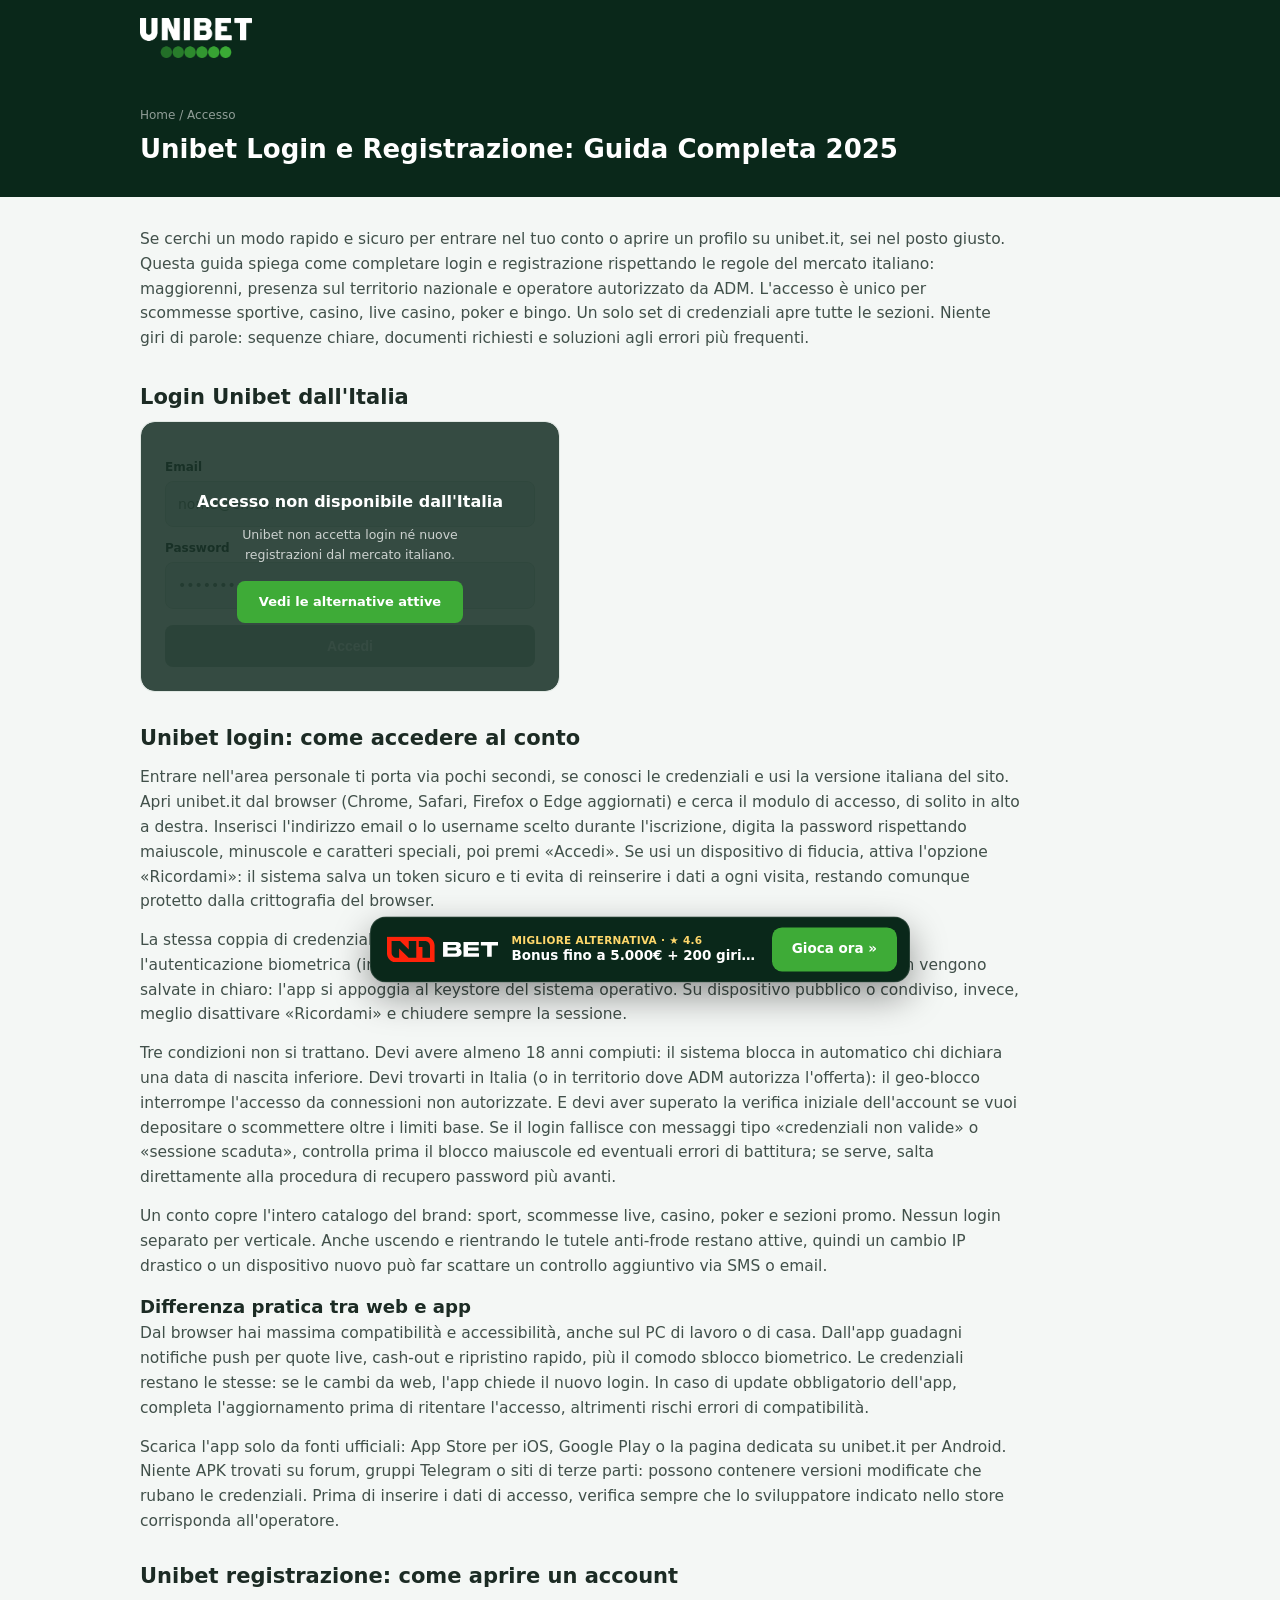
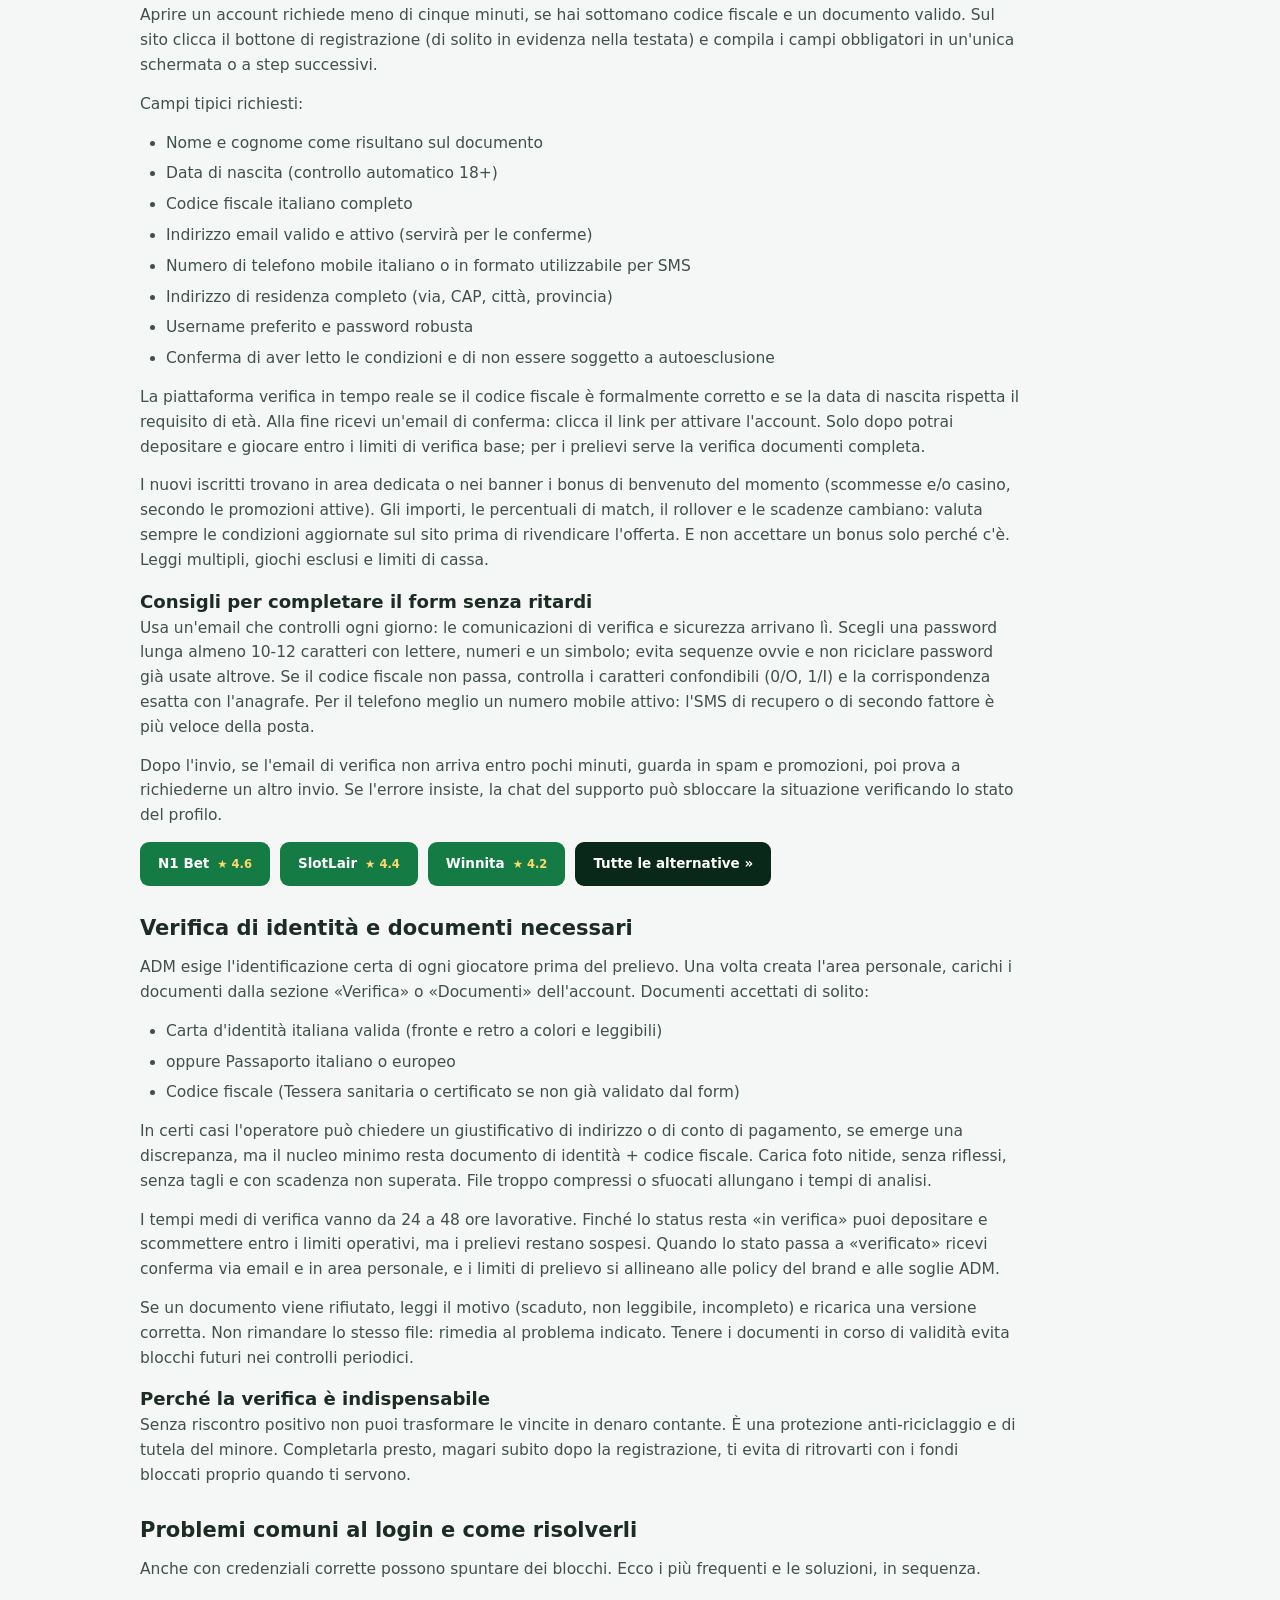
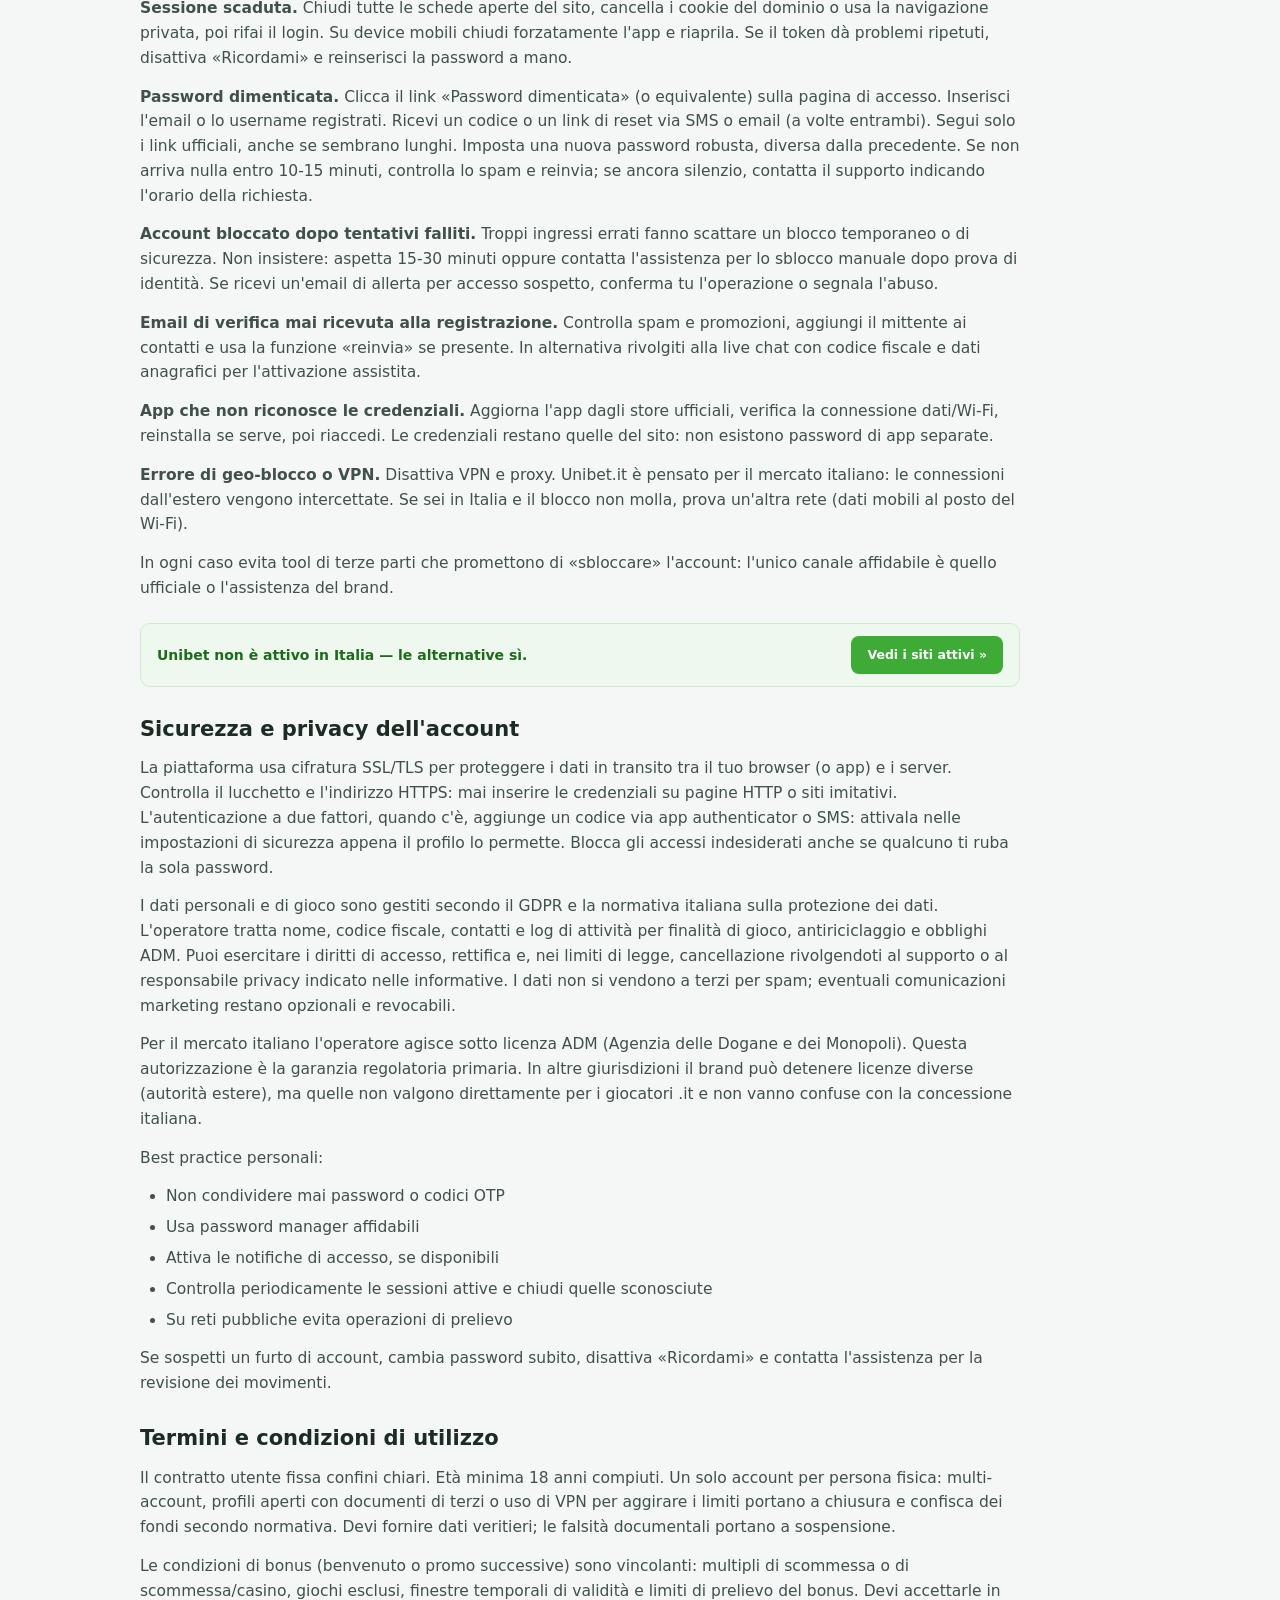
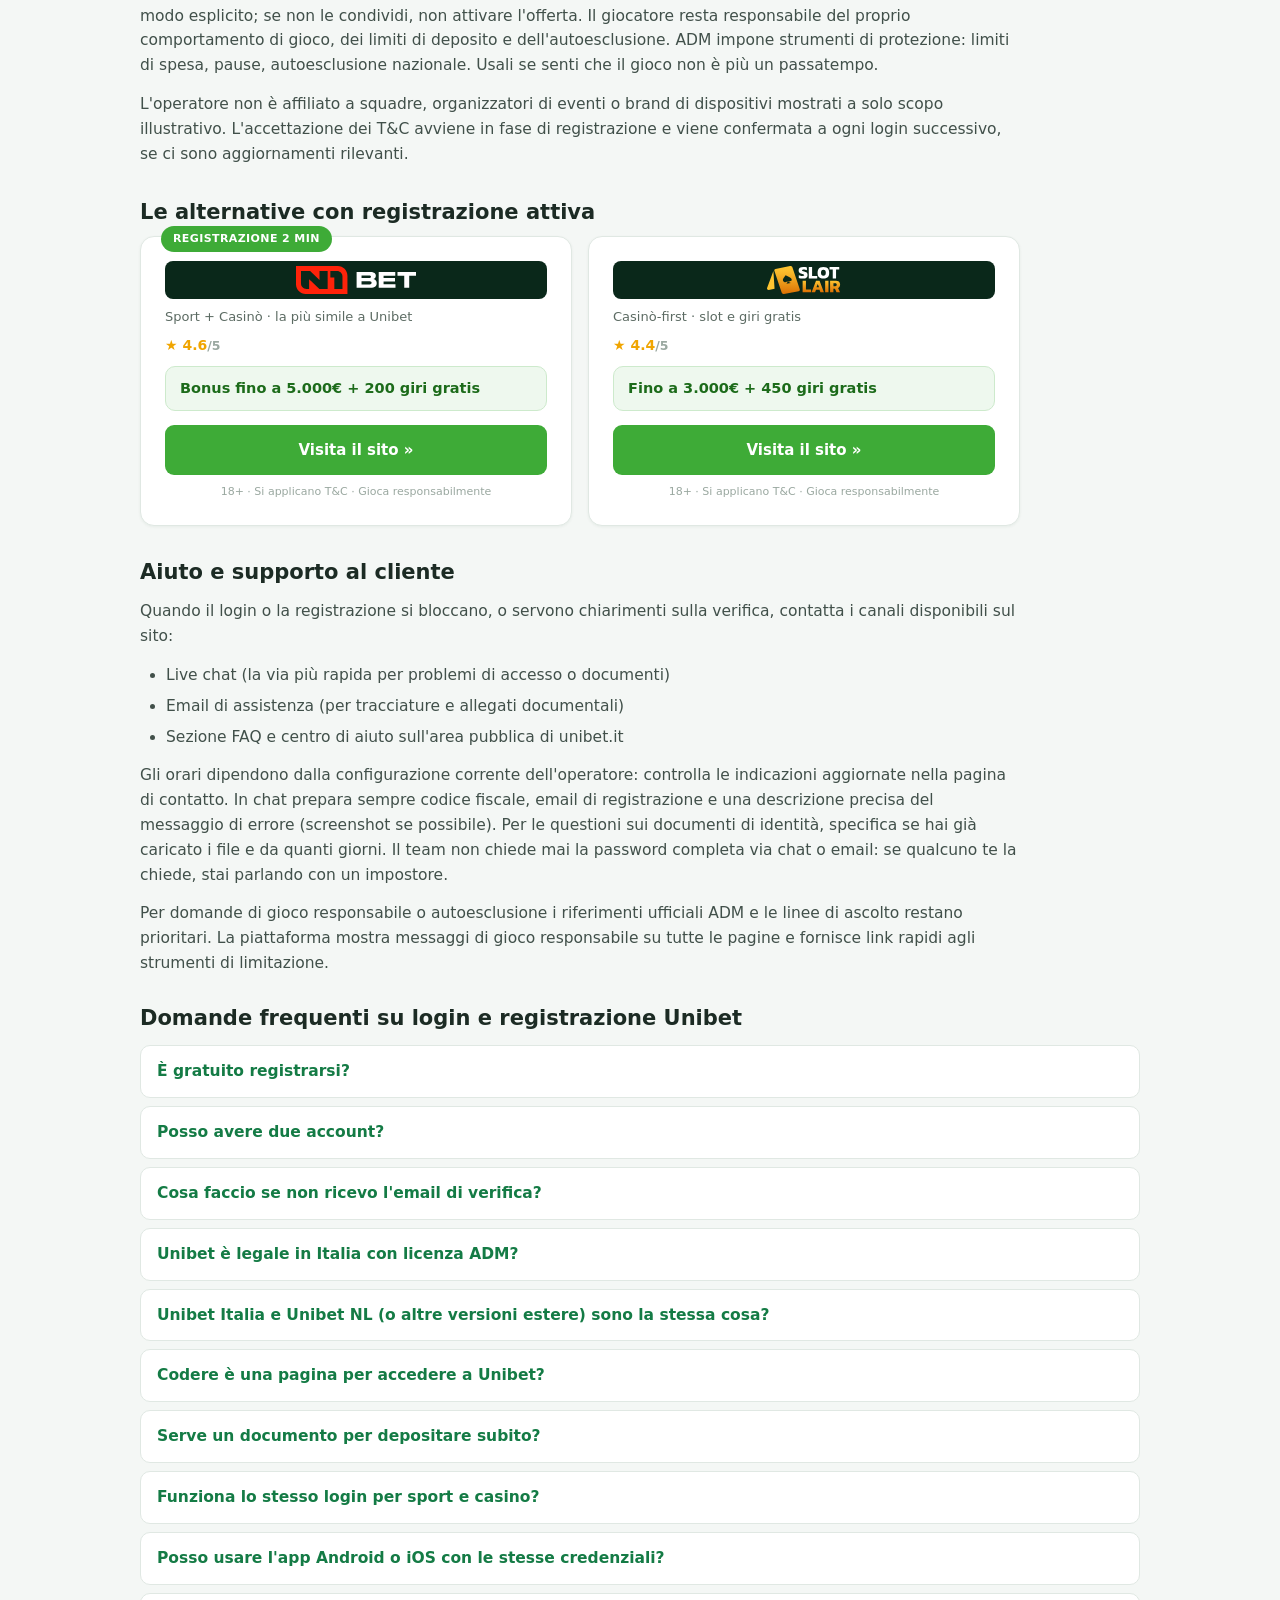
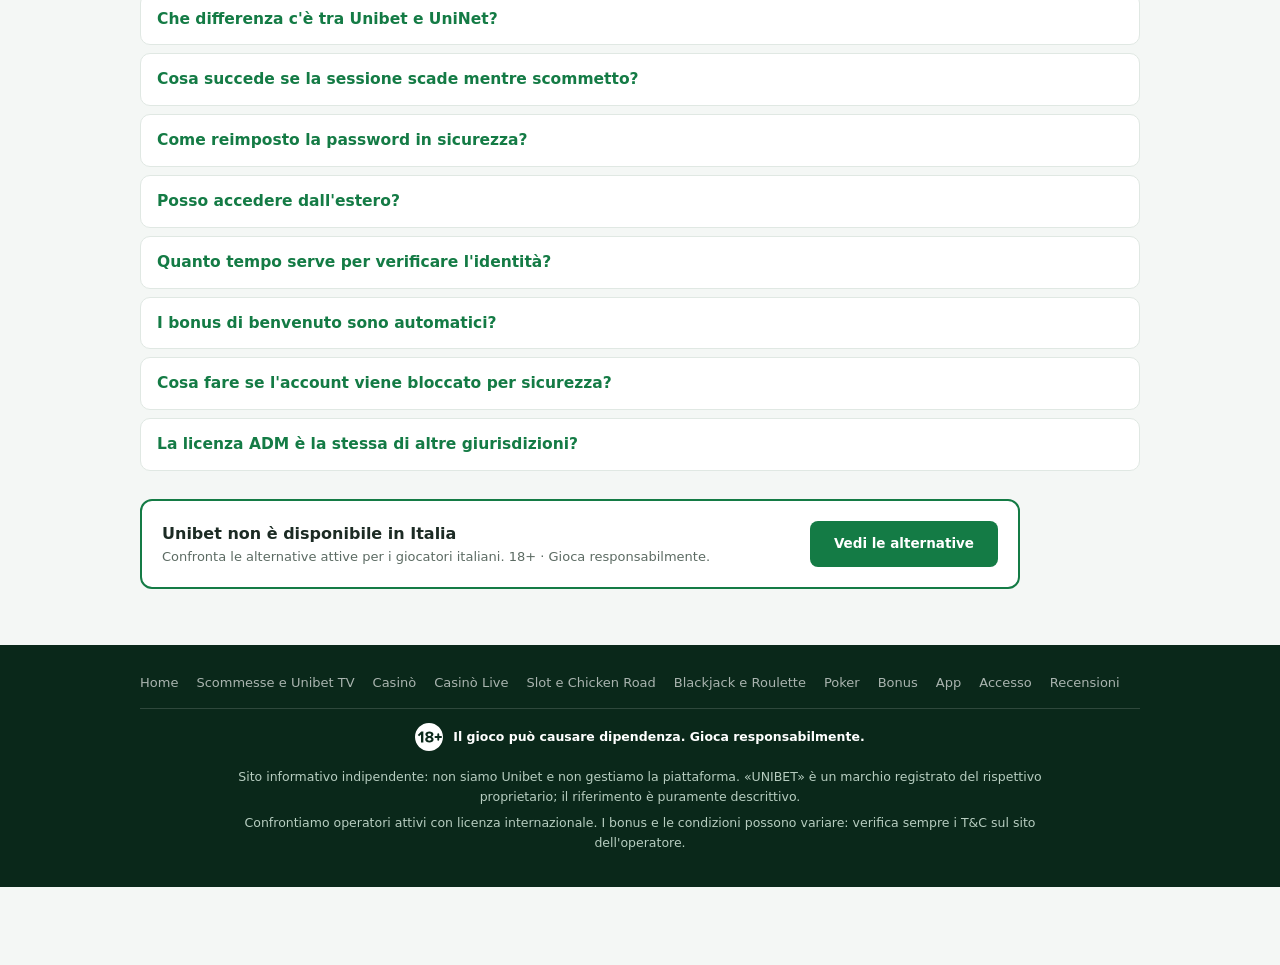
<file: accesso/index.html>
<!doctype html>
<html lang="it">
<head>
<meta charset="utf-8">
<meta name="viewport" content="width=device-width, initial-scale=1">
<title>Unibet Login e Registrazione: Guida 2025</title>
<meta name="description" content="Scopri come accedere e registrarti su Unibet.it nel 2025: requisiti ADM, verifica documenti, app, recupero password e soluzioni agli errori.">
<link rel="canonical" href="https://unibetloginit.com/accesso/">
<link rel="icon" type="image/svg+xml" href="/favicon.svg">
<link rel="alternate" hreflang="it-it" href="https://unibetloginit.com/accesso/">
<link rel="alternate" hreflang="x-default" href="https://unibetloginit.com/accesso/">
<link rel="stylesheet" href="/assets/style.css">
<script type="application/ld+json">{"@context":"https://schema.org","@type":"BreadcrumbList","itemListElement":[{"@type":"ListItem","position":1,"name":"Home","item":"https://unibetloginit.com/"},{"@type":"ListItem","position":2,"name":"Accesso","item":"https://unibetloginit.com/accesso/"}]}</script>

<script type="application/ld+json">{"@context":"https://schema.org","@type":"FAQPage","mainEntity":[{"@type":"Question","name":"È gratuito registrarsi?","acceptedAnswer":{"@type":"Answer","text":"Sì. L'apertura del conto non prevede costi di iscrizione. Eventuali costi nascono solo se depositi e scommetti."}},{"@type":"Question","name":"Posso avere due account?","acceptedAnswer":{"@type":"Answer","text":"No. È ammesso un solo account per persona. I multi-account vengono chiusi e i fondi possono essere trattenuti secondo le regole ADM e i T&C."}},{"@type":"Question","name":"Cosa faccio se non ricevo l'email di verifica?","acceptedAnswer":{"@type":"Answer","text":"Controlla la cartella spam e promozioni. Richiedi un nuovo invio dalla pagina. Se non arriva, contatta la live chat con i tuoi dati anagrafici e codice fiscale per lo sblocco manuale."}},{"@type":"Question","name":"Unibet è legale in Italia con licenza ADM?","acceptedAnswer":{"@type":"Answer","text":"Sì. La versione unibet.it opera con autorizzazione ADM per il mercato italiano. Controlla sempre di essere sul dominio ufficiale e non su cloni."}},{"@type":"Question","name":"Unibet Italia e Unibet NL (o altre versioni estere) sono la stessa cosa?","acceptedAnswer":{"@type":"Answer","text":"No. L'account italiano funziona su unibet.it con licenza ADM. Le versioni estere (come quella olandese) sono siti separati, con licenze, regole e credenziali proprie: il conto .it non è utilizzabile lì e viceversa."}},{"@type":"Question","name":"Codere è una pagina per accedere a Unibet?","acceptedAnswer":{"@type":"Answer","text":"No. Codere è un operatore distinto e non è una via di accesso al conto Unibet. Non inserire mai le credenziali su siti diversi dal dominio ufficiale, anche se un motore di ricerca li mostra insieme."}},{"@type":"Question","name":"Serve un documento per depositare subito?","acceptedAnswer":{"@type":"Answer","text":"Puoi depositare dopo la conferma email base, ma per prelevare devi completare la verifica documentale (carta d'identità o passaporto + codice fiscale), che di solito si risolve in 24-48 ore."}},{"@type":"Question","name":"Funziona lo stesso login per sport e casino?","acceptedAnswer":{"@type":"Answer","text":"Sì. Un unico account e un unico login coprono tutte le verticali disponibili."}},{"@type":"Question","name":"Posso usare l'app Android o iOS con le stesse credenziali?","acceptedAnswer":{"@type":"Answer","text":"Sì. Stesse email/username e password. Su app puoi poi attivare la biometria dopo il primo accesso. Scarica solo dagli store ufficiali o dal sito unibet.it: niente APK da fonti sconosciute."}},{"@type":"Question","name":"Che differenza c'è tra Unibet e UniNet?","acceptedAnswer":{"@type":"Answer","text":"UniNet è un servizio bancario (Banco Unión) di un altro paese e non ha alcun legame con il bookmaker. Non confondere i due brand e non inserire mai le credenziali su siti che sembrano UniNet o simili."}},{"@type":"Question","name":"Cosa succede se la sessione scade mentre scommetto?","acceptedAnswer":{"@type":"Answer","text":"Rifai il login. La scommessa già inserita e accettata resta valida. Se stavi componendo un coupon, potrebbe essere andato perso e dovrai rifarlo."}},{"@type":"Question","name":"Come reimposto la password in sicurezza?","acceptedAnswer":{"@type":"Answer","text":"Usa il link ufficiale «Password dimenticata», accetta il codice solo dall'email o dall'SMS del mittente ufficiale e cambia anche le altre password se sospetti di averle riusate altrove."}},{"@type":"Question","name":"Posso accedere dall'estero?","acceptedAnswer":{"@type":"Answer","text":"L'offerta .it è riservata a chi si trova sul territorio autorizzato. Dall'estero scatta il geo-blocco. Non usare VPN per aggirarlo: viola i termini."}},{"@type":"Question","name":"Quanto tempo serve per verificare l'identità?","acceptedAnswer":{"@type":"Answer","text":"Nella maggior parte dei casi tra 24 e 48 ore, se i documenti sono leggibili e completi. I ritardi dipendono dalla qualità delle foto o dai picchi di lavorazione."}},{"@type":"Question","name":"I bonus di benvenuto sono automatici?","acceptedAnswer":{"@type":"Answer","text":"Dipende dalla promozione attiva. Molte richiedono un codice o un'accettazione esplicita e sono soggette a condizioni di gioco. Controlla sempre i termini prima di depositare."}},{"@type":"Question","name":"Cosa fare se l'account viene bloccato per sicurezza?","acceptedAnswer":{"@type":"Answer","text":"Non tentare altri login. Contatta l'assistenza, conferma la tua identità e attendi lo sblocco. Nel frattempo non condividere i dati con terzi."}},{"@type":"Question","name":"La licenza ADM è la stessa di altre giurisdizioni?","acceptedAnswer":{"@type":"Answer","text":"No. La concessione ADM riguarda l'Italia. Altre autorità regolano i rispettivi mercati nazionali; non si sovrappongono e non sostituiscono l'autorizzazione italiana. Queste risposte coprono i dubbi più frequenti che spuntano in fase di login o registrazione. Per i casi particolari l'unico interlocutore affidabile resta il supporto ufficiale. Il gioco può causare dipendenza patologica. Gioca responsabilmente. 18+"}}]}</script>
<style>
.seo h3{font-size:17px;font-weight:800;margin:18px 0 8px;color:var(--ink)}
.seo ul,.seo ol{color:#41504a;margin:0 0 14px;padding-left:22px}
.seo li{margin-bottom:6px}
.seo table{width:100%;border-collapse:collapse;margin:14px 0;font-size:14px;background:var(--card)}
.seo td,.seo th{border:1px solid var(--line);padding:8px 10px;color:#41504a;text-align:left;vertical-align:top}
.seo th{color:var(--ink);background:#eaf1ec;font-weight:800}
.seo article-p p{color:#41504a}
.seo a{color:var(--green2);text-decoration:underline}
.subtop{background:var(--dark);padding:30px 0}
.subtop .crumbs{font-size:12px;color:rgba(255,255,255,.55);margin-bottom:8px}
.subtop .crumbs a{color:rgba(255,255,255,.55)}
.subtop h1{margin:0;font-size:26px;color:#fff;line-height:1.3;font-weight:900}
.page-body{padding-top:30px}
.page-body p{color:#41504a;margin-bottom:14px;max-width:880px}
.page-body h2{font-size:21px;font-weight:900;margin:26px 0 10px}
.page-body details{border:1px solid var(--line);border-radius:10px;background:var(--card);margin-bottom:8px;padding:0 16px}
.page-body summary{cursor:pointer;padding:13px 0;font-weight:800;color:var(--green2);list-style:none}
.page-body summary::-webkit-details-marker{display:none}
.page-body details p{padding-bottom:12px}
.ctabox{display:flex;align-items:center;justify-content:space-between;gap:14px;flex-wrap:wrap;background:var(--card);border:2px solid var(--green2);border-radius:12px;padding:20px;margin:28px 0;max-width:880px}
.ctabox .t{font-weight:900;font-size:16px;color:var(--ink)}
.ctabox .s{color:var(--mut);font-size:13px}
.ctabox .go{background:var(--green2);color:#fff;border-radius:8px;padding:12px 24px;font-weight:800;font-size:13.5px;white-space:nowrap}
.ctabox .go:hover{background:var(--green)}
.cluster-foot{display:flex;flex-wrap:wrap;gap:6px 18px;padding-bottom:14px;margin-bottom:14px;border-bottom:1px solid rgba(255,255,255,.15);font-size:13px}
.cluster-foot a{color:rgba(255,255,255,.65)}
.cluster-foot a:hover{color:#fff}
.tblwrap{overflow-x:auto;margin:14px 0;max-width:880px}
.tblwrap table{margin:0;min-width:480px}
.page-body ul,.page-body ol{margin:0 0 14px;padding-left:26px;color:#41504a;max-width:880px}
.page-body li{margin-bottom:6px}
.page-body ol li::marker{font-weight:800;color:var(--green2)}
.ximg{display:block;width:100%;height:auto;max-width:880px;aspect-ratio:16/9;object-fit:cover;border-radius:12px;margin:6px 0 14px;border:1px solid var(--line)}
.btnrow{display:flex;gap:10px;flex-wrap:wrap;margin:2px 0 10px;max-width:880px}
.btnrow .bt{display:inline-flex;align-items:center;gap:8px;background:var(--green2);color:#fff;font-weight:800;font-size:13.5px;border-radius:9px;padding:11px 18px;transition:filter .15s}
.btnrow .bt span{font-weight:700;font-size:11.5px;color:#ffd76b}
.btnrow .bt:hover{filter:brightness(1.1)}
.btnrow .bt-alt{background:var(--dark)}
.ctamini{display:flex;align-items:center;justify-content:space-between;gap:12px;flex-wrap:wrap;background:#eef8ee;border:1px solid #cdeacc;border-radius:10px;padding:12px 16px;margin:22px 0;max-width:880px;font-size:14px}
.ctamini span{color:#1c6b1a;font-weight:700}
.ctamini a{background:var(--lime);color:#fff;font-weight:800;font-size:12.5px;border-radius:8px;padding:9px 16px;white-space:nowrap}
.bcards{display:grid;grid-template-columns:repeat(2,1fr);gap:14px;max-width:880px;margin:4px 0 8px}
@media(max-width:640px){.bcards{grid-template-columns:1fr}}
.bcard{position:relative;background:linear-gradient(160deg,#fff 60%,#eef8ee);border:1px solid var(--line);border-radius:14px;padding:22px;text-align:center;box-shadow:0 1px 3px rgba(20,60,40,.06)}
.bcard .rib{position:absolute;top:-11px;left:50%;transform:translateX(-50%);background:var(--lime);color:#fff;font-size:11px;font-weight:800;text-transform:uppercase;padding:4px 12px;border-radius:16px;white-space:nowrap}
.bcard .logo{height:34px;width:auto;object-fit:contain;margin:0 auto 10px}
.bcard .logo.dk{background:var(--dark);padding:5px 9px;border-radius:8px}
.bcard .bamt{font-size:34px;font-weight:900;color:var(--green2);line-height:1.1}
.bcard .bamt span{display:block;font-size:14.5px;font-weight:800;color:var(--ink);margin-top:2px}
.bcard .brate{color:var(--mut);font-size:12.5px;margin:8px 0 14px}
.bcard .bgo{display:block;background:var(--lime);color:#fff;font-weight:900;border-radius:9px;padding:13px;font-size:15px}
.bcard .bgo:hover{filter:brightness(1.08)}
.bcard .note{color:#9aa8a0;font-size:11px;margin-top:8px}
.appbtns{display:flex;gap:12px;flex-wrap:wrap;margin:4px 0 10px;max-width:880px}
.appbt{display:inline-flex;align-items:center;gap:10px;background:var(--dark);color:#fff;border-radius:12px;padding:10px 18px;min-width:190px}
.appbt .ic{font-size:22px}
.appbt small{display:block;font-size:10.5px;color:rgba(255,255,255,.65);font-weight:600;text-transform:uppercase;letter-spacing:.4px}
.appbt b{font-size:15px;font-weight:900}
.appbt:hover{background:#0f3d27}
body{padding-bottom:78px}
.sbar{position:fixed;left:50%;bottom:16px;transform:translate(-50%,150%);z-index:90;display:flex;align-items:center;gap:13px;background:var(--dark);border:1px solid rgba(255,255,255,.12);border-radius:16px;padding:10px 12px 10px 16px;box-shadow:0 14px 36px rgba(0,0,0,.4);width:min(540px,calc(100% - 32px));transition:transform .3s ease}
.sbar.show{transform:translate(-50%,0)}
.sbar .lg{height:26px;width:auto;flex:none}
.sbar .tx{flex:1;min-width:0;line-height:1.25}
.sbar .tx small{display:block;color:#ffd76b;font-size:10.5px;font-weight:800;letter-spacing:.3px}
.sbar .tx b{display:block;color:#fff;font-size:13.5px;white-space:nowrap;overflow:hidden;text-overflow:ellipsis}
.sbar .go{background:var(--lime);color:#fff;font-weight:900;font-size:13.5px;padding:11px 20px;border-radius:10px;white-space:nowrap;flex:none}
.sbar .go:hover{filter:brightness(1.1)}
.sbar .fl-m{display:none}
@media(max-width:640px){body{padding-bottom:64px}.sbar{bottom:0;width:100%;border-radius:14px 14px 0 0;border-left:0;border-right:0;border-bottom:0;padding:8px 12px;gap:10px}.sbar .go{padding:10px 14px;font-size:12.5px}.sbar .lg{height:22px}.sbar .tx small{display:none}.sbar .fl-d{display:none}.sbar .fl-m{display:inline}.sbar .tx b{font-size:13px}}
.xtra{margin:30px 0;max-width:880px}
.xtra h2{font-size:21px;font-weight:900;margin:0 0 6px}
.xtra .sub{color:var(--mut);font-size:13.5px;margin-bottom:16px}
.alts.alts-sub{grid-template-columns:repeat(2,1fr);max-width:880px}
@media(max-width:560px){.alts.alts-sub{grid-template-columns:1fr}}
.matches-x{border:1px solid var(--line);border-radius:12px;overflow:hidden;background:var(--card)}
.matches-x .mrow{display:flex;align-items:center;gap:12px;padding:13px 16px;border-top:1px solid var(--line);flex-wrap:wrap}
.matches-x .mrow:first-child{border-top:0}
.matches-x .mdate{font-size:11.5px;color:var(--mut);min-width:70px;font-weight:700}
.matches-x .mteams{font-weight:800;flex:1;min-width:150px;font-size:14.5px}
.matches-x .mlg{font-size:11px;color:var(--mut)}
.matches-x .odds{display:flex;gap:6px}
.matches-x .odd{background:#eaf1ec;border:1px solid var(--line);border-radius:8px;padding:6px 10px;font-size:12.5px;font-weight:800;text-align:center;min-width:52px}
.matches-x .odd span{display:block;font-weight:600;font-size:10px;color:var(--mut)}
.matches-x .odd:hover{background:var(--green2);color:#fff}
.matches-x .odd:hover span{color:rgba(255,255,255,.7)}
.mnote{font-size:11.5px;color:var(--mut);margin-top:8px}
.ratebox{display:flex;gap:22px;align-items:center;background:var(--card);border:1px solid var(--line);border-radius:14px;padding:22px;flex-wrap:wrap}
.ratebox .big{font-size:44px;font-weight:900;color:var(--green2);line-height:1}
.ratebox .big small{display:block;font-size:12px;color:var(--mut);font-weight:700;margin-top:4px}
.ratebox .bars{flex:1;min-width:220px;display:grid;gap:8px}
.ratebox .bar-r{display:grid;grid-template-columns:130px 1fr 34px;gap:10px;align-items:center;font-size:13px}
.ratebox .bar-r .lb{color:#41504a;font-weight:700}
.ratebox .track{height:8px;background:#e5ece7;border-radius:6px;overflow:hidden}
.ratebox .track i{display:block;height:100%;background:var(--green2);border-radius:6px}
.ratebox .vl{font-weight:800;text-align:right}
.revs{display:grid;gap:12px;margin-top:16px}
.rev{background:var(--card);border:1px solid var(--line);border-radius:12px;padding:16px 18px}
.rev .rh{display:flex;justify-content:space-between;gap:10px;margin-bottom:6px;flex-wrap:wrap}
.rev .who{font-weight:800;font-size:14px}
.rev .stars{color:#f0a500;font-size:13px;letter-spacing:1px}
.rev .stars .off{color:#d5ddd7}
.rev p{color:#41504a;font-size:13.5px;margin:0;line-height:1.6}
.rev .meta{color:var(--mut);font-size:11.5px;margin-top:8px}
.stores{display:grid;gap:10px;max-width:520px}
.store{display:flex;align-items:center;gap:14px;background:var(--card);border:1px solid var(--line);border-radius:12px;padding:14px 16px}
.store .x{width:34px;height:34px;border-radius:50%;background:#fdecec;color:#c0392b;display:flex;align-items:center;justify-content:center;font-weight:900;flex:none}
.store .nm{font-weight:800;font-size:14px}
.store .st{color:#c0392b;font-size:12.5px;font-weight:700}
.mocklogin{position:relative;max-width:420px;background:var(--card);border:1px solid var(--line);border-radius:14px;padding:24px;overflow:hidden}
.mocklogin label{display:block;font-size:12px;font-weight:800;color:var(--mut);margin:12px 0 4px}
.mocklogin .fld{width:100%;border:1px solid var(--line);border-radius:8px;padding:11px 12px;font-size:14px;background:#f2f6f3;color:#9aa8a0}
.mocklogin .btn{width:100%;margin-top:16px;background:#c9d4cd;color:#fff;border:0;border-radius:8px;padding:13px;font-weight:900;font-size:14px}
.mocklogin .veil{position:absolute;inset:0;background:rgba(9,36,25,.82);display:flex;flex-direction:column;align-items:center;justify-content:center;gap:10px;text-align:center;padding:20px;border-radius:14px}
.mocklogin .veil .t{color:#fff;font-weight:900;font-size:16px}
.mocklogin .veil .s{color:rgba(255,255,255,.75);font-size:12.5px;max-width:280px}
.mocklogin .veil .go{background:var(--lime);color:#fff;border-radius:8px;padding:11px 22px;font-weight:800;font-size:13px;margin-top:6px}
.fmts{display:grid;grid-template-columns:repeat(3,1fr);gap:12px;max-width:880px}
@media(max-width:680px){.fmts{grid-template-columns:1fr}}
.fmt{background:var(--card);border:1px solid var(--line);border-radius:12px;padding:16px}
.fmt .ic{font-size:20px;margin-bottom:6px}
.fmt .nm{font-weight:900;font-size:14.5px;margin-bottom:4px}
.fmt p{color:#41504a;font-size:12.5px;margin:0;line-height:1.55}
</style>
</head>
<body>
<header class="hd"><div class="wrap"><img src="/assets/unibet-logo.png" alt="Unibet" width="146" height="52"></div></header>
<section class="subtop"><div class="wrap"><div class="crumbs"><a href="/">Home</a> / Accesso</div>
<h1>Unibet Login e Registrazione: Guida Completa 2025</h1></div></section>
<div class="wrap page-body"><article><p>Se cerchi un modo rapido e sicuro per entrare nel tuo conto o aprire un profilo su unibet.it, sei nel posto giusto. Questa guida spiega come completare login e registrazione rispettando le regole del mercato italiano: maggiorenni, presenza sul territorio nazionale e operatore autorizzato da ADM. L&#x27;accesso è unico per scommesse sportive, casino, live casino, poker e bingo. Un solo set di credenziali apre tutte le sezioni. Niente giri di parole: sequenze chiare, documenti richiesti e soluzioni agli errori più frequenti.</p>
<div class="xtra"><h2>Login Unibet dall&#x27;Italia</h2><div class="mocklogin"><label>Email</label><div class="fld">nome@email.it</div><label>Password</label><div class="fld">••••••••</div><button class="btn" disabled>Accedi</button><div class="veil"><div class="t">Accesso non disponibile dall'Italia</div><div class="s">Unibet non accetta login né nuove registrazioni dal mercato italiano.</div><a class="go" href="/referral-link?sub_id_1=n1">Vedi le alternative attive</a></div></div></div><h2>Unibet login: come accedere al conto</h2>
<p>Entrare nell&#x27;area personale ti porta via pochi secondi, se conosci le credenziali e usi la versione italiana del sito. Apri unibet.it dal browser (Chrome, Safari, Firefox o Edge aggiornati) e cerca il modulo di accesso, di solito in alto a destra. Inserisci l&#x27;indirizzo email o lo username scelto durante l&#x27;iscrizione, digita la password rispettando maiuscole, minuscole e caratteri speciali, poi premi «Accedi». Se usi un dispositivo di fiducia, attiva l&#x27;opzione «Ricordami»: il sistema salva un token sicuro e ti evita di reinserire i dati a ogni visita, restando comunque protetto dalla crittografia del browser.</p>
<p>La stessa coppia di credenziali funziona sull&#x27;app mobile. Dopo il primo login da app puoi abilitare l&#x27;autenticazione biometrica (impronta digitale o Face ID) se il telefono lo supporta. Le password non vengono salvate in chiaro: l&#x27;app si appoggia al keystore del sistema operativo. Su dispositivo pubblico o condiviso, invece, meglio disattivare «Ricordami» e chiudere sempre la sessione.</p>
<p>Tre condizioni non si trattano. Devi avere almeno 18 anni compiuti: il sistema blocca in automatico chi dichiara una data di nascita inferiore. Devi trovarti in Italia (o in territorio dove ADM autorizza l&#x27;offerta): il geo-blocco interrompe l&#x27;accesso da connessioni non autorizzate. E devi aver superato la verifica iniziale dell&#x27;account se vuoi depositare o scommettere oltre i limiti base. Se il login fallisce con messaggi tipo «credenziali non valide» o «sessione scaduta», controlla prima il blocco maiuscole ed eventuali errori di battitura; se serve, salta direttamente alla procedura di recupero password più avanti.</p>
<p>Un conto copre l&#x27;intero catalogo del brand: sport, scommesse live, casino, poker e sezioni promo. Nessun login separato per verticale. Anche uscendo e rientrando le tutele anti-frode restano attive, quindi un cambio IP drastico o un dispositivo nuovo può far scattare un controllo aggiuntivo via SMS o email.</p>
<h3>Differenza pratica tra web e app</h3>
<p>Dal browser hai massima compatibilità e accessibilità, anche sul PC di lavoro o di casa. Dall&#x27;app guadagni notifiche push per quote live, cash-out e ripristino rapido, più il comodo sblocco biometrico. Le credenziali restano le stesse: se le cambi da web, l&#x27;app chiede il nuovo login. In caso di update obbligatorio dell&#x27;app, completa l&#x27;aggiornamento prima di ritentare l&#x27;accesso, altrimenti rischi errori di compatibilità.</p>
<p>Scarica l&#x27;app solo da fonti ufficiali: App Store per iOS, Google Play o la pagina dedicata su unibet.it per Android. Niente APK trovati su forum, gruppi Telegram o siti di terze parti: possono contenere versioni modificate che rubano le credenziali. Prima di inserire i dati di accesso, verifica sempre che lo sviluppatore indicato nello store corrisponda all&#x27;operatore.</p>
<h2>Unibet registrazione: come aprire un account</h2>
<p>Aprire un account richiede meno di cinque minuti, se hai sottomano codice fiscale e un documento valido. Sul sito clicca il bottone di registrazione (di solito in evidenza nella testata) e compila i campi obbligatori in un&#x27;unica schermata o a step successivi.</p>
<p>Campi tipici richiesti:</p>
<ul>
<li>Nome e cognome come risultano sul documento</li>
<li>Data di nascita (controllo automatico 18+)</li>
<li>Codice fiscale italiano completo</li>
<li>Indirizzo email valido e attivo (servirà per le conferme)</li>
<li>Numero di telefono mobile italiano o in formato utilizzabile per SMS</li>
<li>Indirizzo di residenza completo (via, CAP, città, provincia)</li>
<li>Username preferito e password robusta</li>
<li>Conferma di aver letto le condizioni e di non essere soggetto a autoesclusione</li>
</ul>
<p>La piattaforma verifica in tempo reale se il codice fiscale è formalmente corretto e se la data di nascita rispetta il requisito di età. Alla fine ricevi un&#x27;email di conferma: clicca il link per attivare l&#x27;account. Solo dopo potrai depositare e giocare entro i limiti di verifica base; per i prelievi serve la verifica documenti completa.</p>
<p>I nuovi iscritti trovano in area dedicata o nei banner i bonus di benvenuto del momento (scommesse e/o casino, secondo le promozioni attive). Gli importi, le percentuali di match, il rollover e le scadenze cambiano: valuta sempre le condizioni aggiornate sul sito prima di rivendicare l&#x27;offerta. E non accettare un bonus solo perché c&#x27;è. Leggi multipli, giochi esclusi e limiti di cassa.</p>
<h3>Consigli per completare il form senza ritardi</h3>
<p>Usa un&#x27;email che controlli ogni giorno: le comunicazioni di verifica e sicurezza arrivano lì. Scegli una password lunga almeno 10-12 caratteri con lettere, numeri e un simbolo; evita sequenze ovvie e non riciclare password già usate altrove. Se il codice fiscale non passa, controlla i caratteri confondibili (0/O, 1/I) e la corrispondenza esatta con l&#x27;anagrafe. Per il telefono meglio un numero mobile attivo: l&#x27;SMS di recupero o di secondo fattore è più veloce della posta.</p>
<p>Dopo l&#x27;invio, se l&#x27;email di verifica non arriva entro pochi minuti, guarda in spam e promozioni, poi prova a richiederne un altro invio. Se l&#x27;errore insiste, la chat del supporto può sbloccare la situazione verificando lo stato del profilo.</p>
<div class="btnrow"><a class="bt" href="/referral-link?sub_id_1=n1" rel="nofollow">N1 Bet <span>★ 4.6</span></a><a class="bt" href="/referral-link?sub_id_1=slotlair" rel="nofollow">SlotLair <span>★ 4.4</span></a><a class="bt" href="/referral-link?sub_id_1=winita" rel="nofollow">Winnita <span>★ 4.2</span></a><a class="bt bt-alt" href="/referral-link?sub_id_1=n1">Tutte le alternative »</a></div><h2>Verifica di identità e documenti necessari</h2>
<p>ADM esige l&#x27;identificazione certa di ogni giocatore prima del prelievo. Una volta creata l&#x27;area personale, carichi i documenti dalla sezione «Verifica» o «Documenti» dell&#x27;account. Documenti accettati di solito:</p>
<ul>
<li>Carta d&#x27;identità italiana valida (fronte e retro a colori e leggibili)</li>
<li>oppure Passaporto italiano o europeo</li>
<li>Codice fiscale (Tessera sanitaria o certificato se non già validato dal form)</li>
</ul>
<p>In certi casi l&#x27;operatore può chiedere un giustificativo di indirizzo o di conto di pagamento, se emerge una discrepanza, ma il nucleo minimo resta documento di identità + codice fiscale. Carica foto nitide, senza riflessi, senza tagli e con scadenza non superata. File troppo compressi o sfuocati allungano i tempi di analisi.</p>
<p>I tempi medi di verifica vanno da 24 a 48 ore lavorative. Finché lo status resta «in verifica» puoi depositare e scommettere entro i limiti operativi, ma i prelievi restano sospesi. Quando lo stato passa a «verificato» ricevi conferma via email e in area personale, e i limiti di prelievo si allineano alle policy del brand e alle soglie ADM.</p>
<p>Se un documento viene rifiutato, leggi il motivo (scaduto, non leggibile, incompleto) e ricarica una versione corretta. Non rimandare lo stesso file: rimedia al problema indicato. Tenere i documenti in corso di validità evita blocchi futuri nei controlli periodici.</p>
<h3>Perché la verifica è indispensabile</h3>
<p>Senza riscontro positivo non puoi trasformare le vincite in denaro contante. È una protezione anti-riciclaggio e di tutela del minore. Completarla presto, magari subito dopo la registrazione, ti evita di ritrovarti con i fondi bloccati proprio quando ti servono.</p>
<h2>Problemi comuni al login e come risolverli</h2>
<p>Anche con credenziali corrette possono spuntare dei blocchi. Ecco i più frequenti e le soluzioni, in sequenza.</p>
<p><strong>Sessione scaduta.</strong> Chiudi tutte le schede aperte del sito, cancella i cookie del dominio o usa la navigazione privata, poi rifai il login. Su device mobili chiudi forzatamente l&#x27;app e riaprila. Se il token dà problemi ripetuti, disattiva «Ricordami» e reinserisci la password a mano.</p>
<p><strong>Password dimenticata.</strong> Clicca il link «Password dimenticata» (o equivalente) sulla pagina di accesso. Inserisci l&#x27;email o lo username registrati. Ricevi un codice o un link di reset via SMS o email (a volte entrambi). Segui solo i link ufficiali, anche se sembrano lunghi. Imposta una nuova password robusta, diversa dalla precedente. Se non arriva nulla entro 10-15 minuti, controlla lo spam e reinvia; se ancora silenzio, contatta il supporto indicando l&#x27;orario della richiesta.</p>
<p><strong>Account bloccato dopo tentativi falliti.</strong> Troppi ingressi errati fanno scattare un blocco temporaneo o di sicurezza. Non insistere: aspetta 15-30 minuti oppure contatta l&#x27;assistenza per lo sblocco manuale dopo prova di identità. Se ricevi un&#x27;email di allerta per accesso sospetto, conferma tu l&#x27;operazione o segnala l&#x27;abuso.</p>
<p><strong>Email di verifica mai ricevuta alla registrazione.</strong> Controlla spam e promozioni, aggiungi il mittente ai contatti e usa la funzione «reinvia» se presente. In alternativa rivolgiti alla live chat con codice fiscale e dati anagrafici per l&#x27;attivazione assistita.</p>
<p><strong>App che non riconosce le credenziali.</strong> Aggiorna l&#x27;app dagli store ufficiali, verifica la connessione dati/Wi-Fi, reinstalla se serve, poi riaccedi. Le credenziali restano quelle del sito: non esistono password di app separate.</p>
<p><strong>Errore di geo-blocco o VPN.</strong> Disattiva VPN e proxy. Unibet.it è pensato per il mercato italiano: le connessioni dall&#x27;estero vengono intercettate. Se sei in Italia e il blocco non molla, prova un&#x27;altra rete (dati mobili al posto del Wi-Fi).</p>
<p>In ogni caso evita tool di terze parti che promettono di «sbloccare» l&#x27;account: l&#x27;unico canale affidabile è quello ufficiale o l&#x27;assistenza del brand.</p>
<div class="ctamini"><span>Unibet non è attivo in Italia — le alternative sì.</span><a href="/referral-link?sub_id_1=n1" rel="nofollow">Vedi i siti attivi »</a></div><h2>Sicurezza e privacy dell&#x27;account</h2>
<p>La piattaforma usa cifratura SSL/TLS per proteggere i dati in transito tra il tuo browser (o app) e i server. Controlla il lucchetto e l&#x27;indirizzo HTTPS: mai inserire le credenziali su pagine HTTP o siti imitativi. L&#x27;autenticazione a due fattori, quando c&#x27;è, aggiunge un codice via app authenticator o SMS: attivala nelle impostazioni di sicurezza appena il profilo lo permette. Blocca gli accessi indesiderati anche se qualcuno ti ruba la sola password.</p>
<p>I dati personali e di gioco sono gestiti secondo il GDPR e la normativa italiana sulla protezione dei dati. L&#x27;operatore tratta nome, codice fiscale, contatti e log di attività per finalità di gioco, antiriciclaggio e obblighi ADM. Puoi esercitare i diritti di accesso, rettifica e, nei limiti di legge, cancellazione rivolgendoti al supporto o al responsabile privacy indicato nelle informative. I dati non si vendono a terzi per spam; eventuali comunicazioni marketing restano opzionali e revocabili.</p>
<p>Per il mercato italiano l&#x27;operatore agisce sotto licenza ADM (Agenzia delle Dogane e dei Monopoli). Questa autorizzazione è la garanzia regolatoria primaria. In altre giurisdizioni il brand può detenere licenze diverse (autorità estere), ma quelle non valgono direttamente per i giocatori .it e non vanno confuse con la concessione italiana.</p>
<p>Best practice personali:</p>
<ul>
<li>Non condividere mai password o codici OTP</li>
<li>Usa password manager affidabili</li>
<li>Attiva le notifiche di accesso, se disponibili</li>
<li>Controlla periodicamente le sessioni attive e chiudi quelle sconosciute</li>
<li>Su reti pubbliche evita operazioni di prelievo</li>
</ul>
<p>Se sospetti un furto di account, cambia password subito, disattiva «Ricordami» e contatta l&#x27;assistenza per la revisione dei movimenti.</p>
<h2>Termini e condizioni di utilizzo</h2>
<p>Il contratto utente fissa confini chiari. Età minima 18 anni compiuti. Un solo account per persona fisica: multi-account, profili aperti con documenti di terzi o uso di VPN per aggirare i limiti portano a chiusura e confisca dei fondi secondo normativa. Devi fornire dati veritieri; le falsità documentali portano a sospensione.</p>
<p>Le condizioni di bonus (benvenuto o promo successive) sono vincolanti: multipli di scommessa o di scommessa/casino, giochi esclusi, finestre temporali di validità e limiti di prelievo del bonus. Devi accettarle in modo esplicito; se non le condividi, non attivare l&#x27;offerta. Il giocatore resta responsabile del proprio comportamento di gioco, dei limiti di deposito e dell&#x27;autoesclusione. ADM impone strumenti di protezione: limiti di spesa, pause, autoesclusione nazionale. Usali se senti che il gioco non è più un passatempo.</p>
<p>L&#x27;operatore non è affiliato a squadre, organizzatori di eventi o brand di dispositivi mostrati a solo scopo illustrativo. L&#x27;accettazione dei T&amp;C avviene in fase di registrazione e viene confermata a ogni login successivo, se ci sono aggiornamenti rilevanti.</p>
<div class="xtra"><h2>Le alternative con registrazione attiva</h2><div class="alts alts-sub"><div class="alt"><span class="rib">Registrazione 2 min</span><img class="logo dk" src="/assets/n1bet-logo.svg" alt="N1 Bet" width="160" height="38"><h3 class="sr">N1 Bet</h3><div class="tag">Sport + Casinò · la più simile a Unibet</div><div class="rate">★ 4.6<span>/5</span></div><div class="bonus">Bonus fino a 5.000€ + 200 giri gratis</div><a class="cta" href="/referral-link?sub_id_1=n1" rel="nofollow">Visita il sito »</a><div class="note">18+ · Si applicano T&amp;C · Gioca responsabilmente</div></div><div class="alt"><img class="logo dk" src="/assets/slotlair-logo.svg" alt="SlotLair" width="160" height="38"><h3 class="sr">SlotLair</h3><div class="tag">Casinò-first · slot e giri gratis</div><div class="rate">★ 4.4<span>/5</span></div><div class="bonus">Fino a 3.000€ + 450 giri gratis</div><a class="cta" href="/referral-link?sub_id_1=slotlair" rel="nofollow">Visita il sito »</a><div class="note">18+ · Si applicano T&amp;C · Gioca responsabilmente</div></div></div></div><h2>Aiuto e supporto al cliente</h2>
<p>Quando il login o la registrazione si bloccano, o servono chiarimenti sulla verifica, contatta i canali disponibili sul sito:</p>
<ul>
<li>Live chat (la via più rapida per problemi di accesso o documenti)</li>
<li>Email di assistenza (per tracciature e allegati documentali)</li>
<li>Sezione FAQ e centro di aiuto sull&#x27;area pubblica di unibet.it</li>
</ul>
<p>Gli orari dipendono dalla configurazione corrente dell&#x27;operatore: controlla le indicazioni aggiornate nella pagina di contatto. In chat prepara sempre codice fiscale, email di registrazione e una descrizione precisa del messaggio di errore (screenshot se possibile). Per le questioni sui documenti di identità, specifica se hai già caricato i file e da quanti giorni. Il team non chiede mai la password completa via chat o email: se qualcuno te la chiede, stai parlando con un impostore.</p>
<p>Per domande di gioco responsabile o autoesclusione i riferimenti ufficiali ADM e le linee di ascolto restano prioritari. La piattaforma mostra messaggi di gioco responsabile su tutte le pagine e fornisce link rapidi agli strumenti di limitazione.</p>
<h2>Domande frequenti su login e registrazione Unibet</h2>
<details><summary>È gratuito registrarsi?</summary><p>Sì. L&#x27;apertura del conto non prevede costi di iscrizione. Eventuali costi nascono solo se depositi e scommetti.</p></details>
<details><summary>Posso avere due account?</summary><p>No. È ammesso un solo account per persona. I multi-account vengono chiusi e i fondi possono essere trattenuti secondo le regole ADM e i T&amp;C.</p></details>
<details><summary>Cosa faccio se non ricevo l&#x27;email di verifica?</summary><p>Controlla la cartella spam e promozioni. Richiedi un nuovo invio dalla pagina. Se non arriva, contatta la live chat con i tuoi dati anagrafici e codice fiscale per lo sblocco manuale.</p></details>
<details><summary>Unibet è legale in Italia con licenza ADM?</summary><p>Sì. La versione unibet.it opera con autorizzazione ADM per il mercato italiano. Controlla sempre di essere sul dominio ufficiale e non su cloni.</p></details>
<details><summary>Unibet Italia e Unibet NL (o altre versioni estere) sono la stessa cosa?</summary><p>No. L&#x27;account italiano funziona su unibet.it con licenza ADM. Le versioni estere (come quella olandese) sono siti separati, con licenze, regole e credenziali proprie: il conto .it non è utilizzabile lì e viceversa.</p></details>
<details><summary>Codere è una pagina per accedere a Unibet?</summary><p>No. Codere è un operatore distinto e non è una via di accesso al conto Unibet. Non inserire mai le credenziali su siti diversi dal dominio ufficiale, anche se un motore di ricerca li mostra insieme.</p></details>
<details><summary>Serve un documento per depositare subito?</summary><p>Puoi depositare dopo la conferma email base, ma per prelevare devi completare la verifica documentale (carta d&#x27;identità o passaporto + codice fiscale), che di solito si risolve in 24-48 ore.</p></details>
<details><summary>Funziona lo stesso login per sport e casino?</summary><p>Sì. Un unico account e un unico login coprono tutte le verticali disponibili.</p></details>
<details><summary>Posso usare l&#x27;app Android o iOS con le stesse credenziali?</summary><p>Sì. Stesse email/username e password. Su app puoi poi attivare la biometria dopo il primo accesso. Scarica solo dagli store ufficiali o dal sito unibet.it: niente APK da fonti sconosciute.</p></details>
<details><summary>Che differenza c&#x27;è tra Unibet e UniNet?</summary><p>UniNet è un servizio bancario (Banco Unión) di un altro paese e non ha alcun legame con il bookmaker. Non confondere i due brand e non inserire mai le credenziali su siti che sembrano UniNet o simili.</p></details>
<details><summary>Cosa succede se la sessione scade mentre scommetto?</summary><p>Rifai il login. La scommessa già inserita e accettata resta valida. Se stavi componendo un coupon, potrebbe essere andato perso e dovrai rifarlo.</p></details>
<details><summary>Come reimposto la password in sicurezza?</summary><p>Usa il link ufficiale «Password dimenticata», accetta il codice solo dall&#x27;email o dall&#x27;SMS del mittente ufficiale e cambia anche le altre password se sospetti di averle riusate altrove.</p></details>
<details><summary>Posso accedere dall&#x27;estero?</summary><p>L&#x27;offerta .it è riservata a chi si trova sul territorio autorizzato. Dall&#x27;estero scatta il geo-blocco. Non usare VPN per aggirarlo: viola i termini.</p></details>
<details><summary>Quanto tempo serve per verificare l&#x27;identità?</summary><p>Nella maggior parte dei casi tra 24 e 48 ore, se i documenti sono leggibili e completi. I ritardi dipendono dalla qualità delle foto o dai picchi di lavorazione.</p></details>
<details><summary>I bonus di benvenuto sono automatici?</summary><p>Dipende dalla promozione attiva. Molte richiedono un codice o un&#x27;accettazione esplicita e sono soggette a condizioni di gioco. Controlla sempre i termini prima di depositare.</p></details>
<details><summary>Cosa fare se l&#x27;account viene bloccato per sicurezza?</summary><p>Non tentare altri login. Contatta l&#x27;assistenza, conferma la tua identità e attendi lo sblocco. Nel frattempo non condividere i dati con terzi.</p></details>
<details><summary>La licenza ADM è la stessa di altre giurisdizioni?</summary><p>No. La concessione ADM riguarda l&#x27;Italia. Altre autorità regolano i rispettivi mercati nazionali; non si sovrappongono e non sostituiscono l&#x27;autorizzazione italiana. Queste risposte coprono i dubbi più frequenti che spuntano in fase di login o registrazione. Per i casi particolari l&#x27;unico interlocutore affidabile resta il supporto ufficiale. Il gioco può causare dipendenza patologica. Gioca responsabilmente. 18+</p></details><div class="ctabox"><div><div class="t">Unibet non è disponibile in Italia</div>
<div class="s">Confronta le alternative attive per i giocatori italiani. 18+ · Gioca responsabilmente.</div></div>
<a class="go" href="/referral-link?sub_id_1=n1">Vedi le alternative</a></div></article></div>
<footer class="ft"><div class="wrap"><nav class="cluster-foot"><a href="/">Home</a><a href="/scommesse/">Scommesse e Unibet TV</a><a href="/casino/">Casinò</a><a href="/casino-live/">Casinò Live</a><a href="/slot/">Slot e Chicken Road</a><a href="/blackjack-roulette/">Blackjack e Roulette</a><a href="/poker/">Poker</a><a href="/bonus/">Bonus</a><a href="/app/">App</a><a href="/accesso/">Accesso</a><a href="/recensioni/">Recensioni</a></nav>
  <div class="rg"><img src="/assets/18-plus.svg" alt="18+"><span>Il gioco può causare dipendenza. Gioca responsabilmente.</span></div>
  <p>Sito informativo indipendente: non siamo Unibet e non gestiamo la piattaforma. «UNIBET» è un marchio registrato del rispettivo proprietario; il riferimento è puramente descrittivo.</p>
  <p>Confrontiamo operatori attivi con licenza internazionale. I bonus e le condizioni possono variare: verifica sempre i T&amp;C sul sito dell'operatore.</p>
</div></footer>
<div class="sbar" id="sbar"><img class="lg" src="/assets/n1bet-logo.svg" alt="N1 Bet" width="110" height="26"><span class="tx"><small>MIGLIORE ALTERNATIVA · ★ 4.6</small><b><span class="fl-d">Bonus fino a 5.000€ + 200 giri gratis</span><span class="fl-m">Bonus 5.000€ + 200 FS</span></b></span><a class="go" href="/referral-link?sub_id_1=n1" rel="nofollow">Gioca ora »</a></div><script>(function(){var b=document.getElementById("sbar");addEventListener("scroll",function(){b.classList.toggle("show",scrollY>320)},{passive:true})})();</script>
</body>
</html>
</file>
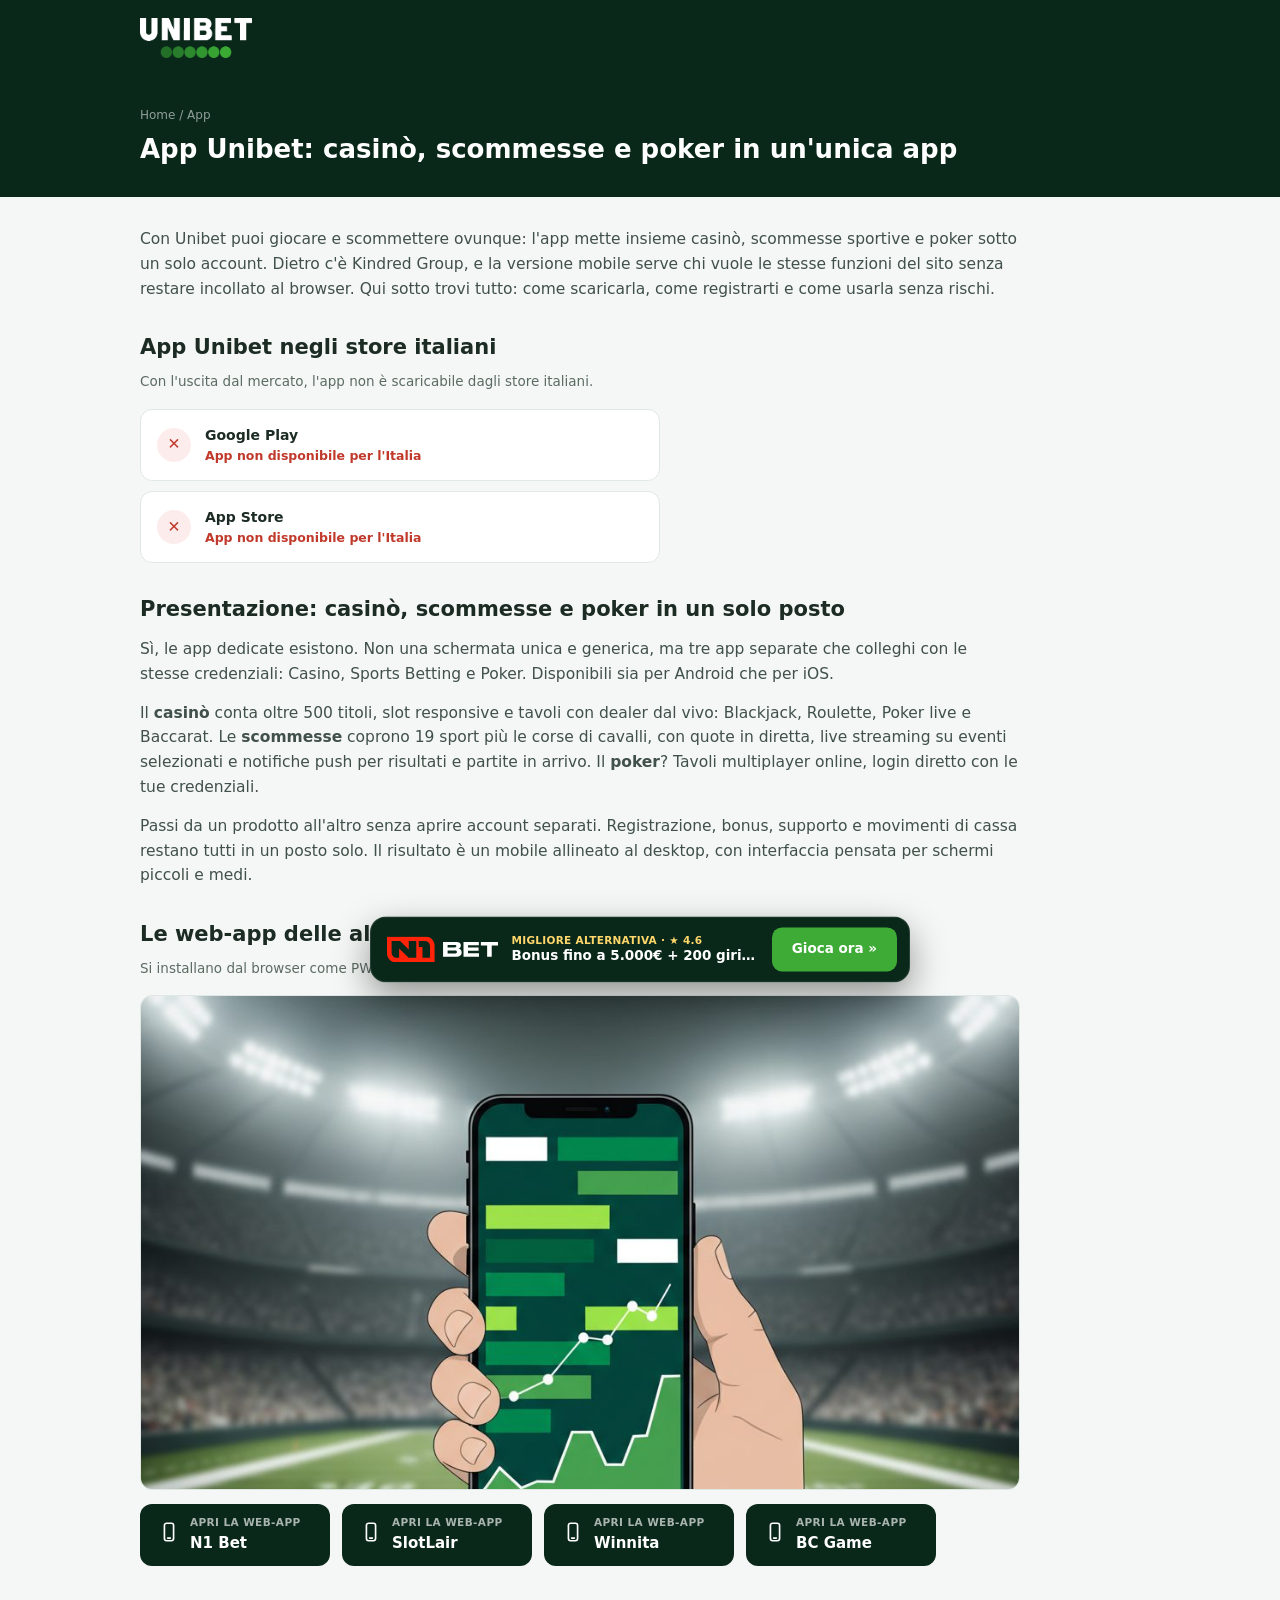
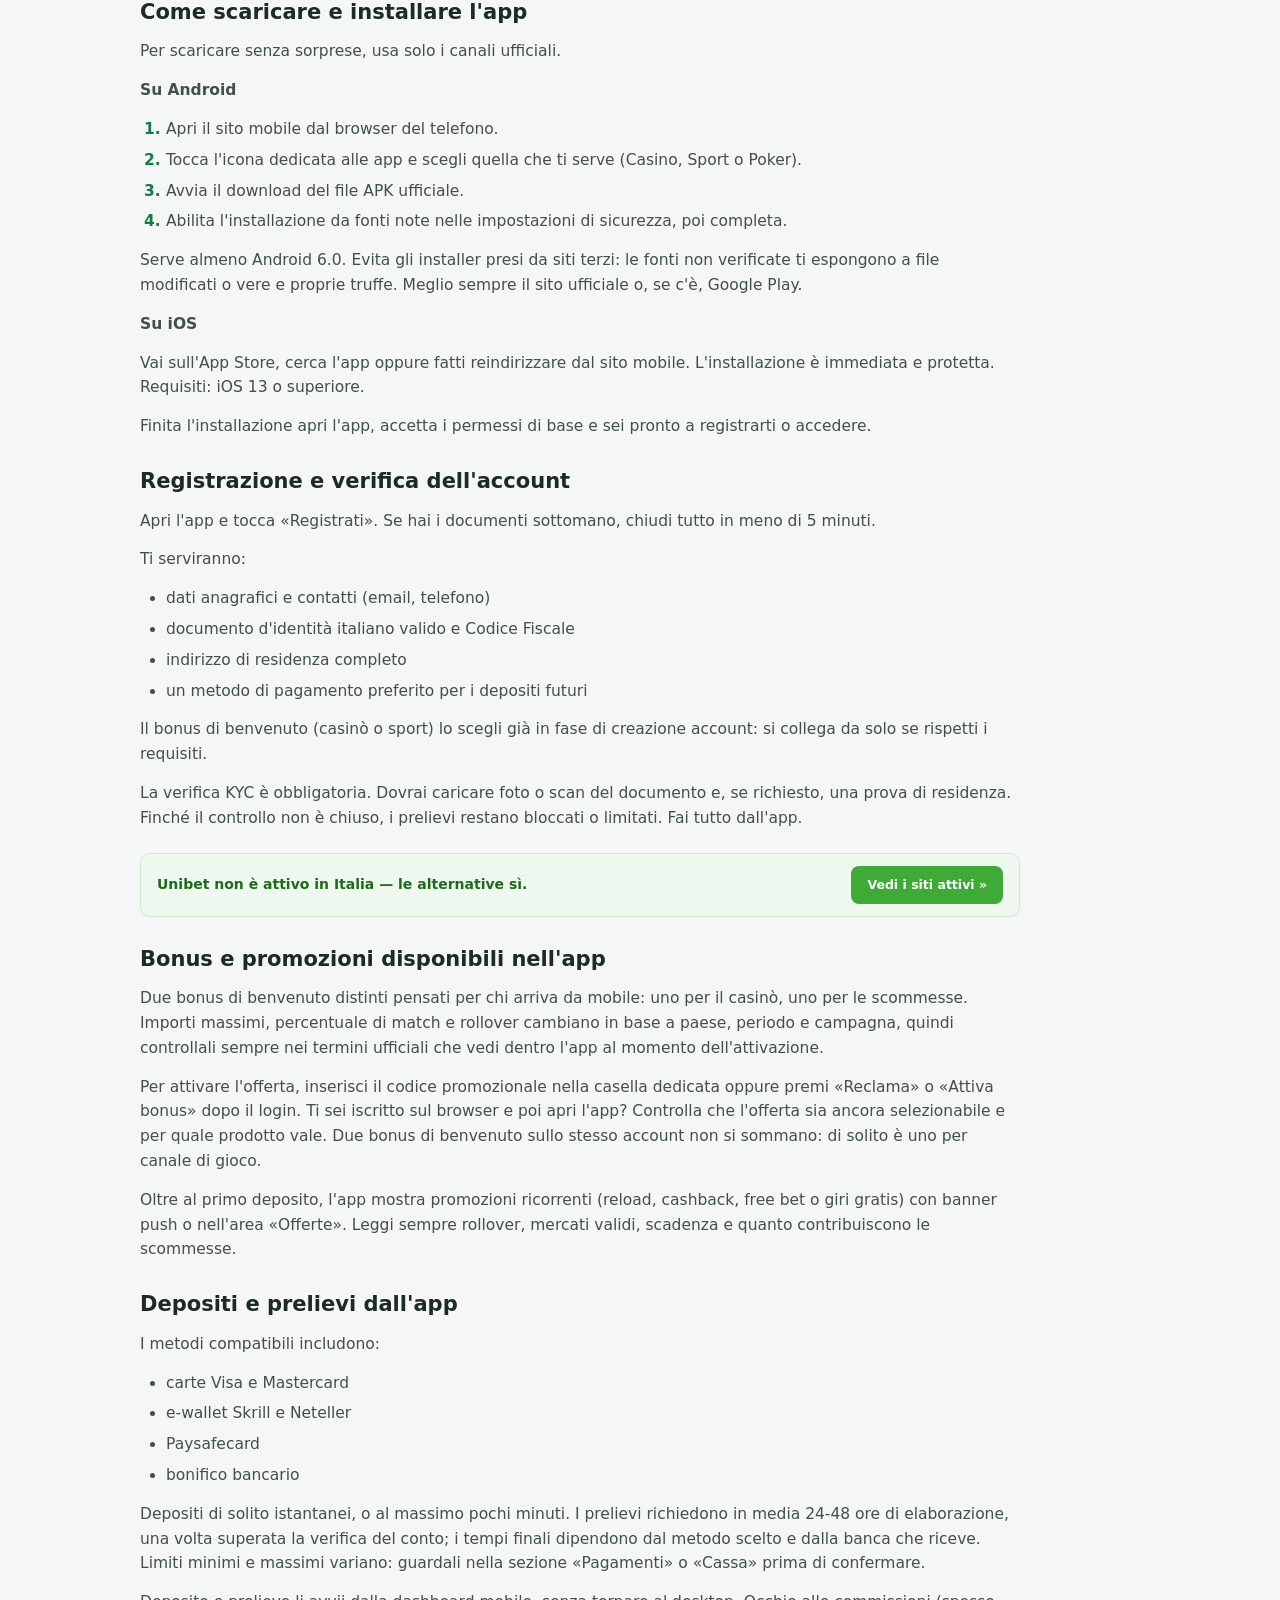
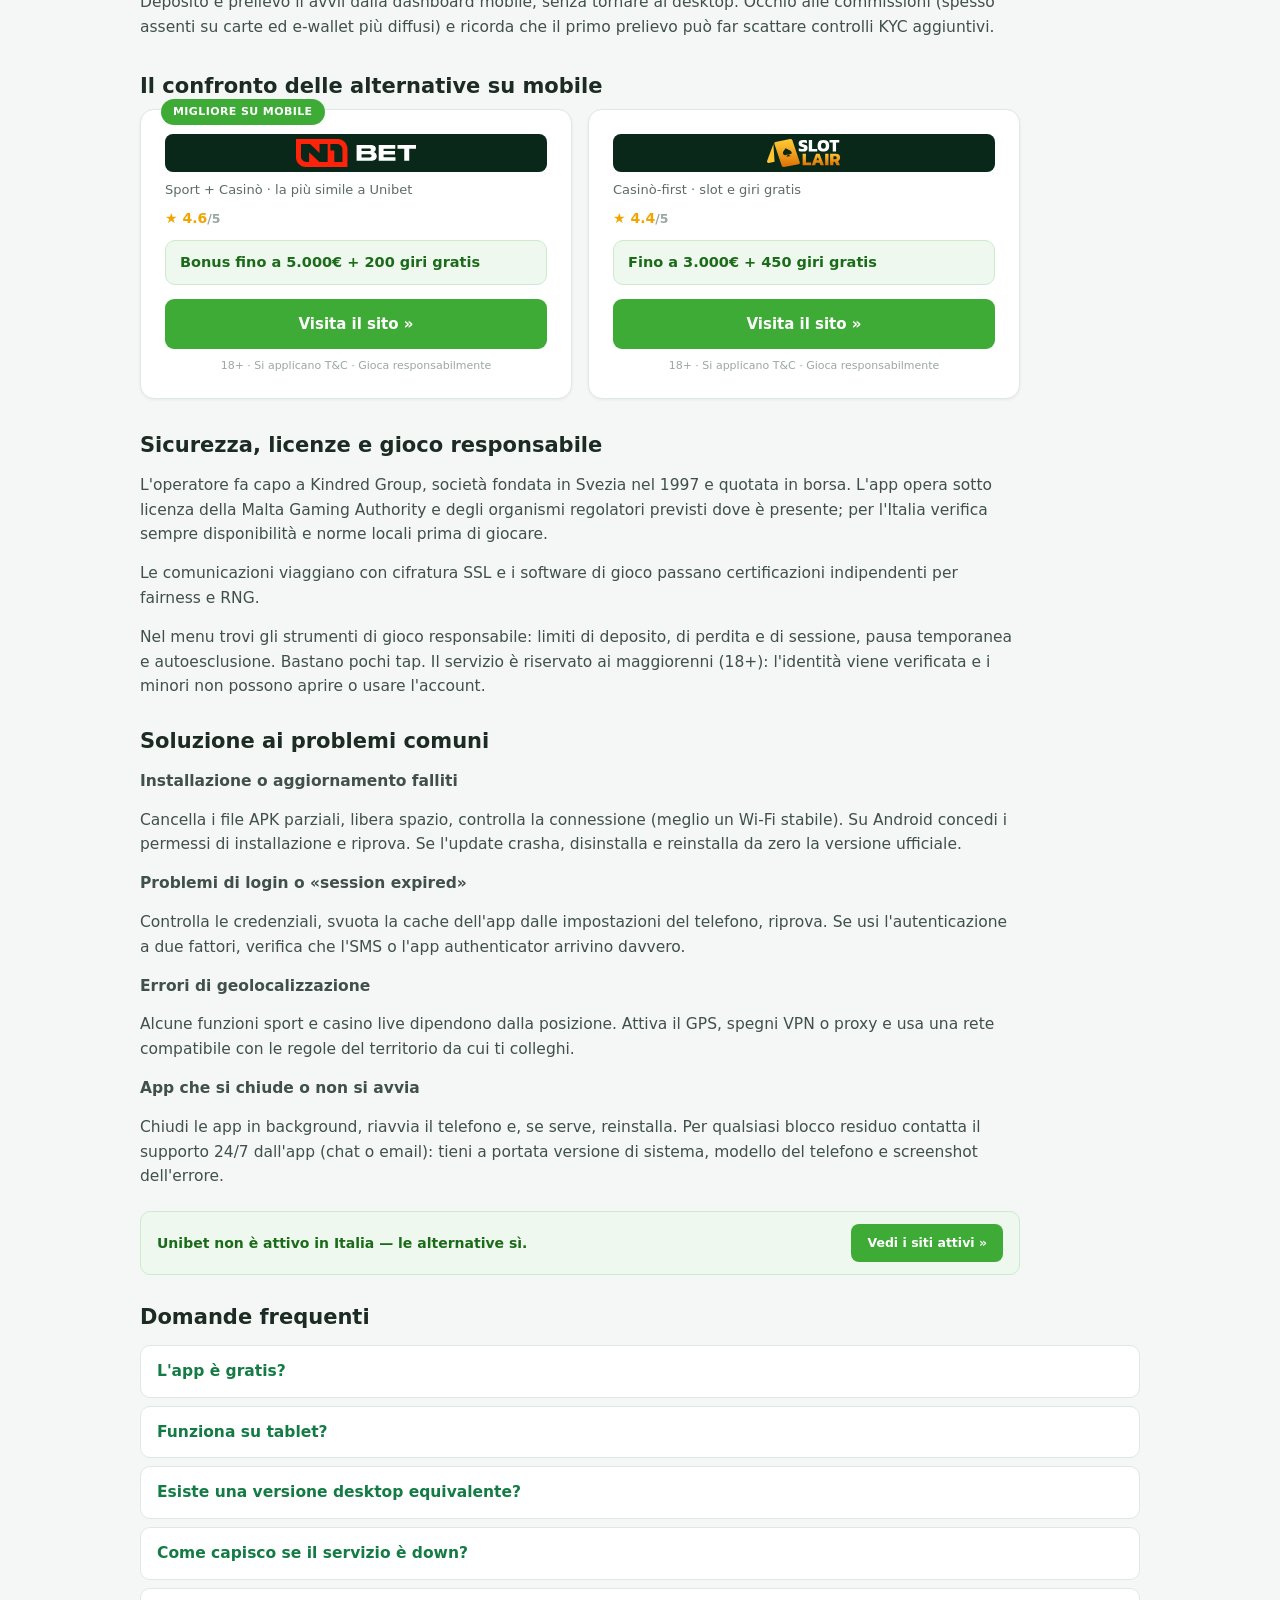
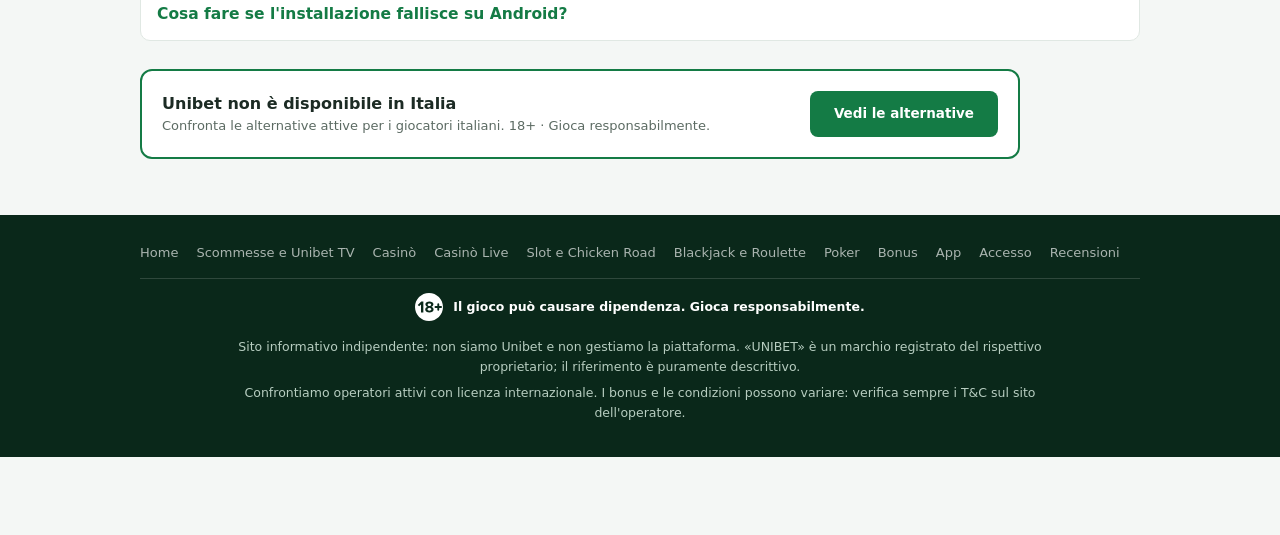
<file: app/index.html>
<!doctype html>
<html lang="it">
<head>
<meta charset="utf-8">
<meta name="viewport" content="width=device-width, initial-scale=1">
<title>App Unibet: casinò, scommesse e poker mobile</title>
<meta name="description" content="Scopri come scaricare l&#x27;app Unibet, registrarti, attivare bonus e usare casinò, scommesse e poker in sicurezza su Android e iOS.">
<link rel="canonical" href="https://unibetloginit.com/app/">
<link rel="icon" type="image/svg+xml" href="/favicon.svg">
<link rel="alternate" hreflang="it-it" href="https://unibetloginit.com/app/">
<link rel="alternate" hreflang="x-default" href="https://unibetloginit.com/app/">
<link rel="stylesheet" href="/assets/style.css">
<script type="application/ld+json">{"@context":"https://schema.org","@type":"BreadcrumbList","itemListElement":[{"@type":"ListItem","position":1,"name":"Home","item":"https://unibetloginit.com/"},{"@type":"ListItem","position":2,"name":"App","item":"https://unibetloginit.com/app/"}]}</script>

<script type="application/ld+json">{"@context":"https://schema.org","@type":"FAQPage","mainEntity":[{"@type":"Question","name":"L'app è gratis?","acceptedAnswer":{"@type":"Answer","text":"Sì. Scaricarla e installarla non costa nulla. Puoi aprire l'account e girarci dentro senza depositare, ma per giocare sul serio e sbloccare i bonus servono saldo o scommesse in linea con i termini."}},{"@type":"Question","name":"Funziona su tablet?","acceptedAnswer":{"@type":"Answer","text":"Sì. Vanno bene sia i tablet Android che gli iOS, se rispettano i requisiti di sistema. L'interfaccia si adatta agli schermi più grandi; su iPad dipende dalla disponibilità sull'App Store della tua regione."}},{"@type":"Question","name":"Esiste una versione desktop equivalente?","acceptedAnswer":{"@type":"Answer","text":"Sì. Il sito completo offre le stesse sezioni di casinò, scommesse e poker. L'app replica le funzioni principali e aggiunge notifiche push e streaming ottimizzato."}},{"@type":"Question","name":"Come capisco se il servizio è down?","acceptedAnswer":{"@type":"Answer","text":"Prova ad accedere dal browser: se non risponde nemmeno il sito, il problema non è dell'app. Controlla i canali social ufficiali per eventuali avvisi sulle manutenzioni e, nel dubbio, scrivi al supporto in chat."}},{"@type":"Question","name":"Cosa fare se l'installazione fallisce su Android?","acceptedAnswer":{"@type":"Answer","text":"Verifica che il sistema sia almeno Android 6.0, abilita «Installa app sconosciute» solo per il browser o il file manager che usi, libera memoria e riprova. Se il file risulta corrotto, riscaricalo dal canale ufficiale e non da mirror di terzi. L'app di Unibet è pensata per chi vuole un casinò con catalogo ampio, scommesse live con streaming e poker multiplayer sempre a portata di click. Usa i canali ufficiali, completa la verifica e imposta i tuoi limiti di gioco prima di depositare: così resta tutto rapido e sotto controllo."}}]}</script>
<style>
.seo h3{font-size:17px;font-weight:800;margin:18px 0 8px;color:var(--ink)}
.seo ul,.seo ol{color:#41504a;margin:0 0 14px;padding-left:22px}
.seo li{margin-bottom:6px}
.seo table{width:100%;border-collapse:collapse;margin:14px 0;font-size:14px;background:var(--card)}
.seo td,.seo th{border:1px solid var(--line);padding:8px 10px;color:#41504a;text-align:left;vertical-align:top}
.seo th{color:var(--ink);background:#eaf1ec;font-weight:800}
.seo article-p p{color:#41504a}
.seo a{color:var(--green2);text-decoration:underline}
.subtop{background:var(--dark);padding:30px 0}
.subtop .crumbs{font-size:12px;color:rgba(255,255,255,.55);margin-bottom:8px}
.subtop .crumbs a{color:rgba(255,255,255,.55)}
.subtop h1{margin:0;font-size:26px;color:#fff;line-height:1.3;font-weight:900}
.page-body{padding-top:30px}
.page-body p{color:#41504a;margin-bottom:14px;max-width:880px}
.page-body h2{font-size:21px;font-weight:900;margin:26px 0 10px}
.page-body details{border:1px solid var(--line);border-radius:10px;background:var(--card);margin-bottom:8px;padding:0 16px}
.page-body summary{cursor:pointer;padding:13px 0;font-weight:800;color:var(--green2);list-style:none}
.page-body summary::-webkit-details-marker{display:none}
.page-body details p{padding-bottom:12px}
.ctabox{display:flex;align-items:center;justify-content:space-between;gap:14px;flex-wrap:wrap;background:var(--card);border:2px solid var(--green2);border-radius:12px;padding:20px;margin:28px 0;max-width:880px}
.ctabox .t{font-weight:900;font-size:16px;color:var(--ink)}
.ctabox .s{color:var(--mut);font-size:13px}
.ctabox .go{background:var(--green2);color:#fff;border-radius:8px;padding:12px 24px;font-weight:800;font-size:13.5px;white-space:nowrap}
.ctabox .go:hover{background:var(--green)}
.cluster-foot{display:flex;flex-wrap:wrap;gap:6px 18px;padding-bottom:14px;margin-bottom:14px;border-bottom:1px solid rgba(255,255,255,.15);font-size:13px}
.cluster-foot a{color:rgba(255,255,255,.65)}
.cluster-foot a:hover{color:#fff}
.tblwrap{overflow-x:auto;margin:14px 0;max-width:880px}
.tblwrap table{margin:0;min-width:480px}
.page-body ul,.page-body ol{margin:0 0 14px;padding-left:26px;color:#41504a;max-width:880px}
.page-body li{margin-bottom:6px}
.page-body ol li::marker{font-weight:800;color:var(--green2)}
.ximg{display:block;width:100%;height:auto;max-width:880px;aspect-ratio:16/9;object-fit:cover;border-radius:12px;margin:6px 0 14px;border:1px solid var(--line)}
.btnrow{display:flex;gap:10px;flex-wrap:wrap;margin:2px 0 10px;max-width:880px}
.btnrow .bt{display:inline-flex;align-items:center;gap:8px;background:var(--green2);color:#fff;font-weight:800;font-size:13.5px;border-radius:9px;padding:11px 18px;transition:filter .15s}
.btnrow .bt span{font-weight:700;font-size:11.5px;color:#ffd76b}
.btnrow .bt:hover{filter:brightness(1.1)}
.btnrow .bt-alt{background:var(--dark)}
.ctamini{display:flex;align-items:center;justify-content:space-between;gap:12px;flex-wrap:wrap;background:#eef8ee;border:1px solid #cdeacc;border-radius:10px;padding:12px 16px;margin:22px 0;max-width:880px;font-size:14px}
.ctamini span{color:#1c6b1a;font-weight:700}
.ctamini a{background:var(--lime);color:#fff;font-weight:800;font-size:12.5px;border-radius:8px;padding:9px 16px;white-space:nowrap}
.bcards{display:grid;grid-template-columns:repeat(2,1fr);gap:14px;max-width:880px;margin:4px 0 8px}
@media(max-width:640px){.bcards{grid-template-columns:1fr}}
.bcard{position:relative;background:linear-gradient(160deg,#fff 60%,#eef8ee);border:1px solid var(--line);border-radius:14px;padding:22px;text-align:center;box-shadow:0 1px 3px rgba(20,60,40,.06)}
.bcard .rib{position:absolute;top:-11px;left:50%;transform:translateX(-50%);background:var(--lime);color:#fff;font-size:11px;font-weight:800;text-transform:uppercase;padding:4px 12px;border-radius:16px;white-space:nowrap}
.bcard .logo{height:34px;width:auto;object-fit:contain;margin:0 auto 10px}
.bcard .logo.dk{background:var(--dark);padding:5px 9px;border-radius:8px}
.bcard .bamt{font-size:34px;font-weight:900;color:var(--green2);line-height:1.1}
.bcard .bamt span{display:block;font-size:14.5px;font-weight:800;color:var(--ink);margin-top:2px}
.bcard .brate{color:var(--mut);font-size:12.5px;margin:8px 0 14px}
.bcard .bgo{display:block;background:var(--lime);color:#fff;font-weight:900;border-radius:9px;padding:13px;font-size:15px}
.bcard .bgo:hover{filter:brightness(1.08)}
.bcard .note{color:#9aa8a0;font-size:11px;margin-top:8px}
.appbtns{display:flex;gap:12px;flex-wrap:wrap;margin:4px 0 10px;max-width:880px}
.appbt{display:inline-flex;align-items:center;gap:10px;background:var(--dark);color:#fff;border-radius:12px;padding:10px 18px;min-width:190px}
.appbt .ic{font-size:22px}
.appbt small{display:block;font-size:10.5px;color:rgba(255,255,255,.65);font-weight:600;text-transform:uppercase;letter-spacing:.4px}
.appbt b{font-size:15px;font-weight:900}
.appbt:hover{background:#0f3d27}
body{padding-bottom:78px}
.sbar{position:fixed;left:50%;bottom:16px;transform:translate(-50%,150%);z-index:90;display:flex;align-items:center;gap:13px;background:var(--dark);border:1px solid rgba(255,255,255,.12);border-radius:16px;padding:10px 12px 10px 16px;box-shadow:0 14px 36px rgba(0,0,0,.4);width:min(540px,calc(100% - 32px));transition:transform .3s ease}
.sbar.show{transform:translate(-50%,0)}
.sbar .lg{height:26px;width:auto;flex:none}
.sbar .tx{flex:1;min-width:0;line-height:1.25}
.sbar .tx small{display:block;color:#ffd76b;font-size:10.5px;font-weight:800;letter-spacing:.3px}
.sbar .tx b{display:block;color:#fff;font-size:13.5px;white-space:nowrap;overflow:hidden;text-overflow:ellipsis}
.sbar .go{background:var(--lime);color:#fff;font-weight:900;font-size:13.5px;padding:11px 20px;border-radius:10px;white-space:nowrap;flex:none}
.sbar .go:hover{filter:brightness(1.1)}
.sbar .fl-m{display:none}
@media(max-width:640px){body{padding-bottom:64px}.sbar{bottom:0;width:100%;border-radius:14px 14px 0 0;border-left:0;border-right:0;border-bottom:0;padding:8px 12px;gap:10px}.sbar .go{padding:10px 14px;font-size:12.5px}.sbar .lg{height:22px}.sbar .tx small{display:none}.sbar .fl-d{display:none}.sbar .fl-m{display:inline}.sbar .tx b{font-size:13px}}
.xtra{margin:30px 0;max-width:880px}
.xtra h2{font-size:21px;font-weight:900;margin:0 0 6px}
.xtra .sub{color:var(--mut);font-size:13.5px;margin-bottom:16px}
.alts.alts-sub{grid-template-columns:repeat(2,1fr);max-width:880px}
@media(max-width:560px){.alts.alts-sub{grid-template-columns:1fr}}
.matches-x{border:1px solid var(--line);border-radius:12px;overflow:hidden;background:var(--card)}
.matches-x .mrow{display:flex;align-items:center;gap:12px;padding:13px 16px;border-top:1px solid var(--line);flex-wrap:wrap}
.matches-x .mrow:first-child{border-top:0}
.matches-x .mdate{font-size:11.5px;color:var(--mut);min-width:70px;font-weight:700}
.matches-x .mteams{font-weight:800;flex:1;min-width:150px;font-size:14.5px}
.matches-x .mlg{font-size:11px;color:var(--mut)}
.matches-x .odds{display:flex;gap:6px}
.matches-x .odd{background:#eaf1ec;border:1px solid var(--line);border-radius:8px;padding:6px 10px;font-size:12.5px;font-weight:800;text-align:center;min-width:52px}
.matches-x .odd span{display:block;font-weight:600;font-size:10px;color:var(--mut)}
.matches-x .odd:hover{background:var(--green2);color:#fff}
.matches-x .odd:hover span{color:rgba(255,255,255,.7)}
.mnote{font-size:11.5px;color:var(--mut);margin-top:8px}
.ratebox{display:flex;gap:22px;align-items:center;background:var(--card);border:1px solid var(--line);border-radius:14px;padding:22px;flex-wrap:wrap}
.ratebox .big{font-size:44px;font-weight:900;color:var(--green2);line-height:1}
.ratebox .big small{display:block;font-size:12px;color:var(--mut);font-weight:700;margin-top:4px}
.ratebox .bars{flex:1;min-width:220px;display:grid;gap:8px}
.ratebox .bar-r{display:grid;grid-template-columns:130px 1fr 34px;gap:10px;align-items:center;font-size:13px}
.ratebox .bar-r .lb{color:#41504a;font-weight:700}
.ratebox .track{height:8px;background:#e5ece7;border-radius:6px;overflow:hidden}
.ratebox .track i{display:block;height:100%;background:var(--green2);border-radius:6px}
.ratebox .vl{font-weight:800;text-align:right}
.revs{display:grid;gap:12px;margin-top:16px}
.rev{background:var(--card);border:1px solid var(--line);border-radius:12px;padding:16px 18px}
.rev .rh{display:flex;justify-content:space-between;gap:10px;margin-bottom:6px;flex-wrap:wrap}
.rev .who{font-weight:800;font-size:14px}
.rev .stars{color:#f0a500;font-size:13px;letter-spacing:1px}
.rev .stars .off{color:#d5ddd7}
.rev p{color:#41504a;font-size:13.5px;margin:0;line-height:1.6}
.rev .meta{color:var(--mut);font-size:11.5px;margin-top:8px}
.stores{display:grid;gap:10px;max-width:520px}
.store{display:flex;align-items:center;gap:14px;background:var(--card);border:1px solid var(--line);border-radius:12px;padding:14px 16px}
.store .x{width:34px;height:34px;border-radius:50%;background:#fdecec;color:#c0392b;display:flex;align-items:center;justify-content:center;font-weight:900;flex:none}
.store .nm{font-weight:800;font-size:14px}
.store .st{color:#c0392b;font-size:12.5px;font-weight:700}
.mocklogin{position:relative;max-width:420px;background:var(--card);border:1px solid var(--line);border-radius:14px;padding:24px;overflow:hidden}
.mocklogin label{display:block;font-size:12px;font-weight:800;color:var(--mut);margin:12px 0 4px}
.mocklogin .fld{width:100%;border:1px solid var(--line);border-radius:8px;padding:11px 12px;font-size:14px;background:#f2f6f3;color:#9aa8a0}
.mocklogin .btn{width:100%;margin-top:16px;background:#c9d4cd;color:#fff;border:0;border-radius:8px;padding:13px;font-weight:900;font-size:14px}
.mocklogin .veil{position:absolute;inset:0;background:rgba(9,36,25,.82);display:flex;flex-direction:column;align-items:center;justify-content:center;gap:10px;text-align:center;padding:20px;border-radius:14px}
.mocklogin .veil .t{color:#fff;font-weight:900;font-size:16px}
.mocklogin .veil .s{color:rgba(255,255,255,.75);font-size:12.5px;max-width:280px}
.mocklogin .veil .go{background:var(--lime);color:#fff;border-radius:8px;padding:11px 22px;font-weight:800;font-size:13px;margin-top:6px}
.fmts{display:grid;grid-template-columns:repeat(3,1fr);gap:12px;max-width:880px}
@media(max-width:680px){.fmts{grid-template-columns:1fr}}
.fmt{background:var(--card);border:1px solid var(--line);border-radius:12px;padding:16px}
.fmt .ic{font-size:20px;margin-bottom:6px}
.fmt .nm{font-weight:900;font-size:14.5px;margin-bottom:4px}
.fmt p{color:#41504a;font-size:12.5px;margin:0;line-height:1.55}
</style>
</head>
<body>
<header class="hd"><div class="wrap"><img src="/assets/unibet-logo.png" alt="Unibet" width="146" height="52"></div></header>
<section class="subtop"><div class="wrap"><div class="crumbs"><a href="/">Home</a> / App</div>
<h1>App Unibet: casinò, scommesse e poker in un&#x27;unica app</h1></div></section>
<div class="wrap page-body"><article><p>Con Unibet puoi giocare e scommettere ovunque: l&#x27;app mette insieme casinò, scommesse sportive e poker sotto un solo account. Dietro c&#x27;è Kindred Group, e la versione mobile serve chi vuole le stesse funzioni del sito senza restare incollato al browser. Qui sotto trovi tutto: come scaricarla, come registrarti e come usarla senza rischi.</p>
<div class="xtra"><h2>App Unibet negli store italiani</h2><div class="sub">Con l&#x27;uscita dal mercato, l&#x27;app non è scaricabile dagli store italiani.</div><div class="stores"><div class="store"><span class="x">✕</span><div><div class="nm">Google Play</div><div class="st">App non disponibile per l'Italia</div></div></div><div class="store"><span class="x">✕</span><div><div class="nm">App Store</div><div class="st">App non disponibile per l'Italia</div></div></div></div></div><h2>Presentazione: casinò, scommesse e poker in un solo posto</h2>
<p>Sì, le app dedicate esistono. Non una schermata unica e generica, ma tre app separate che colleghi con le stesse credenziali: Casino, Sports Betting e Poker. Disponibili sia per Android che per iOS.</p>
<p>Il <strong>casinò</strong> conta oltre 500 titoli, slot responsive e tavoli con dealer dal vivo: Blackjack, Roulette, Poker live e Baccarat. Le <strong>scommesse</strong> coprono 19 sport più le corse di cavalli, con quote in diretta, live streaming su eventi selezionati e notifiche push per risultati e partite in arrivo. Il <strong>poker</strong>? Tavoli multiplayer online, login diretto con le tue credenziali.</p>
<p>Passi da un prodotto all&#x27;altro senza aprire account separati. Registrazione, bonus, supporto e movimenti di cassa restano tutti in un posto solo. Il risultato è un mobile allineato al desktop, con interfaccia pensata per schermi piccoli e medi.</p>
<div class="xtra"><h2>Le web-app delle alternative attive</h2><div class="sub">Si installano dal browser come PWA, senza store: registrazione e gioco in un paio di minuti.</div><img class="ximg" src="/assets/xtra-app.jpg" alt="Smartphone con interfaccia di scommesse sportive in mano" loading="lazy" width="1024" height="576"><div class="appbtns"><a class="appbt" href="/referral-link?sub_id_1=n1" rel="nofollow"><span class="ic"><svg width="22" height="22" viewBox="0 0 24 24" fill="none" stroke="currentColor" stroke-width="1.8" stroke-linecap="round"><rect x="7" y="2.5" width="10" height="19" rx="2.4"/><line x1="10.5" y1="18.6" x2="13.5" y2="18.6"/></svg></span><span><small>Apri la web-app</small><b>N1 Bet</b></span></a><a class="appbt" href="/referral-link?sub_id_1=slotlair" rel="nofollow"><span class="ic"><svg width="22" height="22" viewBox="0 0 24 24" fill="none" stroke="currentColor" stroke-width="1.8" stroke-linecap="round"><rect x="7" y="2.5" width="10" height="19" rx="2.4"/><line x1="10.5" y1="18.6" x2="13.5" y2="18.6"/></svg></span><span><small>Apri la web-app</small><b>SlotLair</b></span></a><a class="appbt" href="/referral-link?sub_id_1=winita" rel="nofollow"><span class="ic"><svg width="22" height="22" viewBox="0 0 24 24" fill="none" stroke="currentColor" stroke-width="1.8" stroke-linecap="round"><rect x="7" y="2.5" width="10" height="19" rx="2.4"/><line x1="10.5" y1="18.6" x2="13.5" y2="18.6"/></svg></span><span><small>Apri la web-app</small><b>Winnita</b></span></a><a class="appbt" href="/referral-link?sub_id_1=bc" rel="nofollow"><span class="ic"><svg width="22" height="22" viewBox="0 0 24 24" fill="none" stroke="currentColor" stroke-width="1.8" stroke-linecap="round"><rect x="7" y="2.5" width="10" height="19" rx="2.4"/><line x1="10.5" y1="18.6" x2="13.5" y2="18.6"/></svg></span><span><small>Apri la web-app</small><b>BC Game</b></span></a></div></div><h2>Come scaricare e installare l&#x27;app</h2>
<p>Per scaricare senza sorprese, usa solo i canali ufficiali.</p>
<p><strong>Su Android</strong></p>
<ol>
<li>Apri il sito mobile dal browser del telefono.</li>
<li>Tocca l&#x27;icona dedicata alle app e scegli quella che ti serve (Casino, Sport o Poker).</li>
<li>Avvia il download del file APK ufficiale.</li>
<li>Abilita l&#x27;installazione da fonti note nelle impostazioni di sicurezza, poi completa.</li>
</ol>
<p>Serve almeno Android 6.0. Evita gli installer presi da siti terzi: le fonti non verificate ti espongono a file modificati o vere e proprie truffe. Meglio sempre il sito ufficiale o, se c&#x27;è, Google Play.</p>
<p><strong>Su iOS</strong></p>
<p>Vai sull&#x27;App Store, cerca l&#x27;app oppure fatti reindirizzare dal sito mobile. L&#x27;installazione è immediata e protetta. Requisiti: iOS 13 o superiore.</p>
<p>Finita l&#x27;installazione apri l&#x27;app, accetta i permessi di base e sei pronto a registrarti o accedere.</p>
<h2>Registrazione e verifica dell&#x27;account</h2>
<p>Apri l&#x27;app e tocca «Registrati». Se hai i documenti sottomano, chiudi tutto in meno di 5 minuti.</p>
<p>Ti serviranno:</p>
<ul>
<li>dati anagrafici e contatti (email, telefono)</li>
<li>documento d&#x27;identità italiano valido e Codice Fiscale</li>
<li>indirizzo di residenza completo</li>
<li>un metodo di pagamento preferito per i depositi futuri</li>
</ul>
<p>Il bonus di benvenuto (casinò o sport) lo scegli già in fase di creazione account: si collega da solo se rispetti i requisiti.</p>
<p>La verifica KYC è obbligatoria. Dovrai caricare foto o scan del documento e, se richiesto, una prova di residenza. Finché il controllo non è chiuso, i prelievi restano bloccati o limitati. Fai tutto dall&#x27;app.</p>
<div class="ctamini"><span>Unibet non è attivo in Italia — le alternative sì.</span><a href="/referral-link?sub_id_1=n1" rel="nofollow">Vedi i siti attivi »</a></div><h2>Bonus e promozioni disponibili nell&#x27;app</h2>
<p>Due bonus di benvenuto distinti pensati per chi arriva da mobile: uno per il casinò, uno per le scommesse. Importi massimi, percentuale di match e rollover cambiano in base a paese, periodo e campagna, quindi controllali sempre nei termini ufficiali che vedi dentro l&#x27;app al momento dell&#x27;attivazione.</p>
<p>Per attivare l&#x27;offerta, inserisci il codice promozionale nella casella dedicata oppure premi «Reclama» o «Attiva bonus» dopo il login. Ti sei iscritto sul browser e poi apri l&#x27;app? Controlla che l&#x27;offerta sia ancora selezionabile e per quale prodotto vale. Due bonus di benvenuto sullo stesso account non si sommano: di solito è uno per canale di gioco.</p>
<p>Oltre al primo deposito, l&#x27;app mostra promozioni ricorrenti (reload, cashback, free bet o giri gratis) con banner push o nell&#x27;area «Offerte». Leggi sempre rollover, mercati validi, scadenza e quanto contribuiscono le scommesse.</p>
<h2>Depositi e prelievi dall&#x27;app</h2>
<p>I metodi compatibili includono:</p>
<ul>
<li>carte Visa e Mastercard</li>
<li>e-wallet Skrill e Neteller</li>
<li>Paysafecard</li>
<li>bonifico bancario</li>
</ul>
<p>Depositi di solito istantanei, o al massimo pochi minuti. I prelievi richiedono in media 24-48 ore di elaborazione, una volta superata la verifica del conto; i tempi finali dipendono dal metodo scelto e dalla banca che riceve. Limiti minimi e massimi variano: guardali nella sezione «Pagamenti» o «Cassa» prima di confermare.</p>
<p>Deposito e prelievo li avvii dalla dashboard mobile, senza tornare al desktop. Occhio alle commissioni (spesso assenti su carte ed e-wallet più diffusi) e ricorda che il primo prelievo può far scattare controlli KYC aggiuntivi.</p>
<div class="xtra"><h2>Il confronto delle alternative su mobile</h2><div class="alts alts-sub"><div class="alt"><span class="rib">Migliore su mobile</span><img class="logo dk" src="/assets/n1bet-logo.svg" alt="N1 Bet" width="160" height="38"><h3 class="sr">N1 Bet</h3><div class="tag">Sport + Casinò · la più simile a Unibet</div><div class="rate">★ 4.6<span>/5</span></div><div class="bonus">Bonus fino a 5.000€ + 200 giri gratis</div><a class="cta" href="/referral-link?sub_id_1=n1" rel="nofollow">Visita il sito »</a><div class="note">18+ · Si applicano T&amp;C · Gioca responsabilmente</div></div><div class="alt"><img class="logo dk" src="/assets/slotlair-logo.svg" alt="SlotLair" width="160" height="38"><h3 class="sr">SlotLair</h3><div class="tag">Casinò-first · slot e giri gratis</div><div class="rate">★ 4.4<span>/5</span></div><div class="bonus">Fino a 3.000€ + 450 giri gratis</div><a class="cta" href="/referral-link?sub_id_1=slotlair" rel="nofollow">Visita il sito »</a><div class="note">18+ · Si applicano T&amp;C · Gioca responsabilmente</div></div></div></div><h2>Sicurezza, licenze e gioco responsabile</h2>
<p>L&#x27;operatore fa capo a Kindred Group, società fondata in Svezia nel 1997 e quotata in borsa. L&#x27;app opera sotto licenza della Malta Gaming Authority e degli organismi regolatori previsti dove è presente; per l&#x27;Italia verifica sempre disponibilità e norme locali prima di giocare.</p>
<p>Le comunicazioni viaggiano con cifratura SSL e i software di gioco passano certificazioni indipendenti per fairness e RNG.</p>
<p>Nel menu trovi gli strumenti di gioco responsabile: limiti di deposito, di perdita e di sessione, pausa temporanea e autoesclusione. Bastano pochi tap. Il servizio è riservato ai maggiorenni (18+): l&#x27;identità viene verificata e i minori non possono aprire o usare l&#x27;account.</p>
<h2>Soluzione ai problemi comuni</h2>
<p><strong>Installazione o aggiornamento falliti</strong></p>
<p>Cancella i file APK parziali, libera spazio, controlla la connessione (meglio un Wi-Fi stabile). Su Android concedi i permessi di installazione e riprova. Se l&#x27;update crasha, disinstalla e reinstalla da zero la versione ufficiale.</p>
<p><strong>Problemi di login o «session expired»</strong></p>
<p>Controlla le credenziali, svuota la cache dell&#x27;app dalle impostazioni del telefono, riprova. Se usi l&#x27;autenticazione a due fattori, verifica che l&#x27;SMS o l&#x27;app authenticator arrivino davvero.</p>
<p><strong>Errori di geolocalizzazione</strong></p>
<p>Alcune funzioni sport e casino live dipendono dalla posizione. Attiva il GPS, spegni VPN o proxy e usa una rete compatibile con le regole del territorio da cui ti colleghi.</p>
<p><strong>App che si chiude o non si avvia</strong></p>
<p>Chiudi le app in background, riavvia il telefono e, se serve, reinstalla. Per qualsiasi blocco residuo contatta il supporto 24/7 dall&#x27;app (chat o email): tieni a portata versione di sistema, modello del telefono e screenshot dell&#x27;errore.</p>
<div class="ctamini"><span>Unibet non è attivo in Italia — le alternative sì.</span><a href="/referral-link?sub_id_1=n1" rel="nofollow">Vedi i siti attivi »</a></div><h2>Domande frequenti</h2>
<details><summary>L&#x27;app è gratis?</summary><p>Sì. Scaricarla e installarla non costa nulla. Puoi aprire l&#x27;account e girarci dentro senza depositare, ma per giocare sul serio e sbloccare i bonus servono saldo o scommesse in linea con i termini.</p></details>
<details><summary>Funziona su tablet?</summary><p>Sì. Vanno bene sia i tablet Android che gli iOS, se rispettano i requisiti di sistema. L&#x27;interfaccia si adatta agli schermi più grandi; su iPad dipende dalla disponibilità sull&#x27;App Store della tua regione.</p></details>
<details><summary>Esiste una versione desktop equivalente?</summary><p>Sì. Il sito completo offre le stesse sezioni di casinò, scommesse e poker. L&#x27;app replica le funzioni principali e aggiunge notifiche push e streaming ottimizzato.</p></details>
<details><summary>Come capisco se il servizio è down?</summary><p>Prova ad accedere dal browser: se non risponde nemmeno il sito, il problema non è dell&#x27;app. Controlla i canali social ufficiali per eventuali avvisi sulle manutenzioni e, nel dubbio, scrivi al supporto in chat.</p></details>
<details><summary>Cosa fare se l&#x27;installazione fallisce su Android?</summary><p>Verifica che il sistema sia almeno Android 6.0, abilita «Installa app sconosciute» solo per il browser o il file manager che usi, libera memoria e riprova. Se il file risulta corrotto, riscaricalo dal canale ufficiale e non da mirror di terzi. L&#x27;app di Unibet è pensata per chi vuole un casinò con catalogo ampio, scommesse live con streaming e poker multiplayer sempre a portata di click. Usa i canali ufficiali, completa la verifica e imposta i tuoi limiti di gioco prima di depositare: così resta tutto rapido e sotto controllo.</p></details><div class="ctabox"><div><div class="t">Unibet non è disponibile in Italia</div>
<div class="s">Confronta le alternative attive per i giocatori italiani. 18+ · Gioca responsabilmente.</div></div>
<a class="go" href="/referral-link?sub_id_1=n1">Vedi le alternative</a></div></article></div>
<footer class="ft"><div class="wrap"><nav class="cluster-foot"><a href="/">Home</a><a href="/scommesse/">Scommesse e Unibet TV</a><a href="/casino/">Casinò</a><a href="/casino-live/">Casinò Live</a><a href="/slot/">Slot e Chicken Road</a><a href="/blackjack-roulette/">Blackjack e Roulette</a><a href="/poker/">Poker</a><a href="/bonus/">Bonus</a><a href="/app/">App</a><a href="/accesso/">Accesso</a><a href="/recensioni/">Recensioni</a></nav>
  <div class="rg"><img src="/assets/18-plus.svg" alt="18+"><span>Il gioco può causare dipendenza. Gioca responsabilmente.</span></div>
  <p>Sito informativo indipendente: non siamo Unibet e non gestiamo la piattaforma. «UNIBET» è un marchio registrato del rispettivo proprietario; il riferimento è puramente descrittivo.</p>
  <p>Confrontiamo operatori attivi con licenza internazionale. I bonus e le condizioni possono variare: verifica sempre i T&amp;C sul sito dell'operatore.</p>
</div></footer>
<div class="sbar" id="sbar"><img class="lg" src="/assets/n1bet-logo.svg" alt="N1 Bet" width="110" height="26"><span class="tx"><small>MIGLIORE ALTERNATIVA · ★ 4.6</small><b><span class="fl-d">Bonus fino a 5.000€ + 200 giri gratis</span><span class="fl-m">Bonus 5.000€ + 200 FS</span></b></span><a class="go" href="/referral-link?sub_id_1=n1" rel="nofollow">Gioca ora »</a></div><script>(function(){var b=document.getElementById("sbar");addEventListener("scroll",function(){b.classList.toggle("show",scrollY>320)},{passive:true})})();</script>
</body>
</html>
</file>
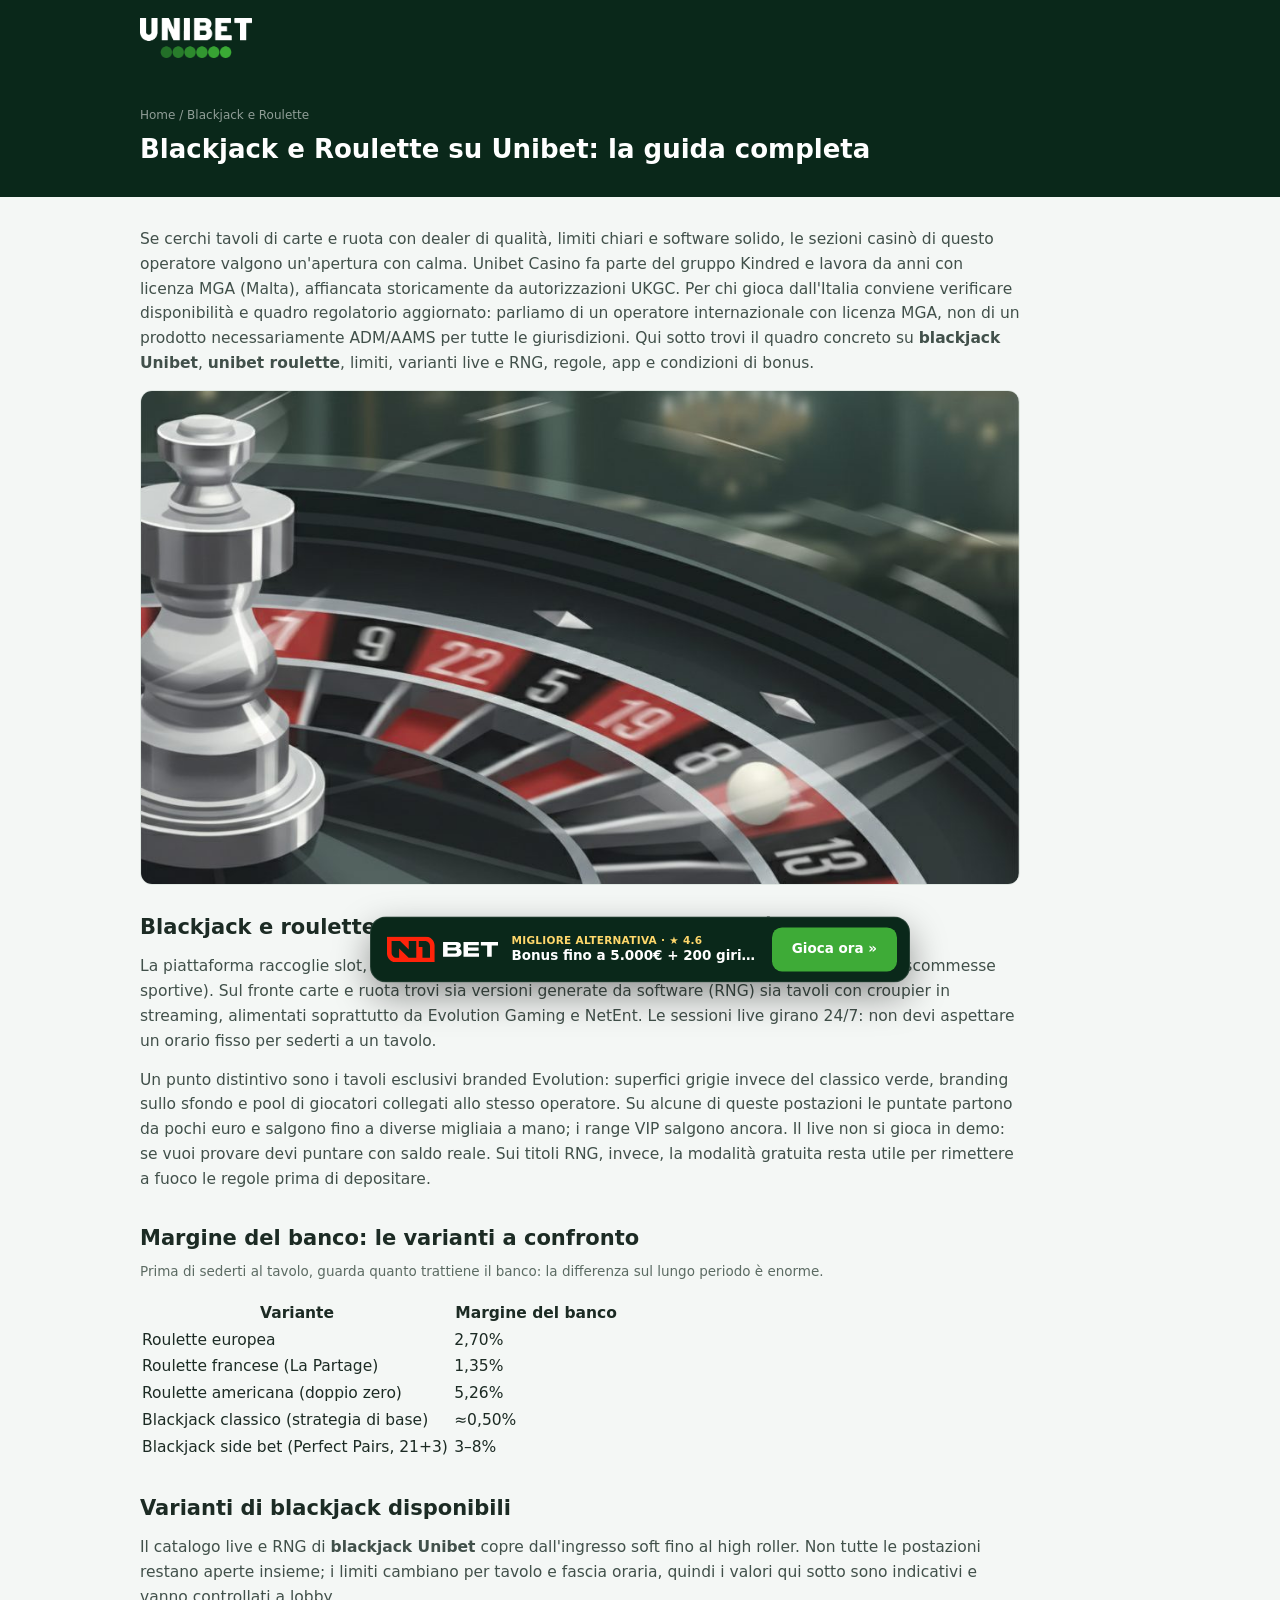
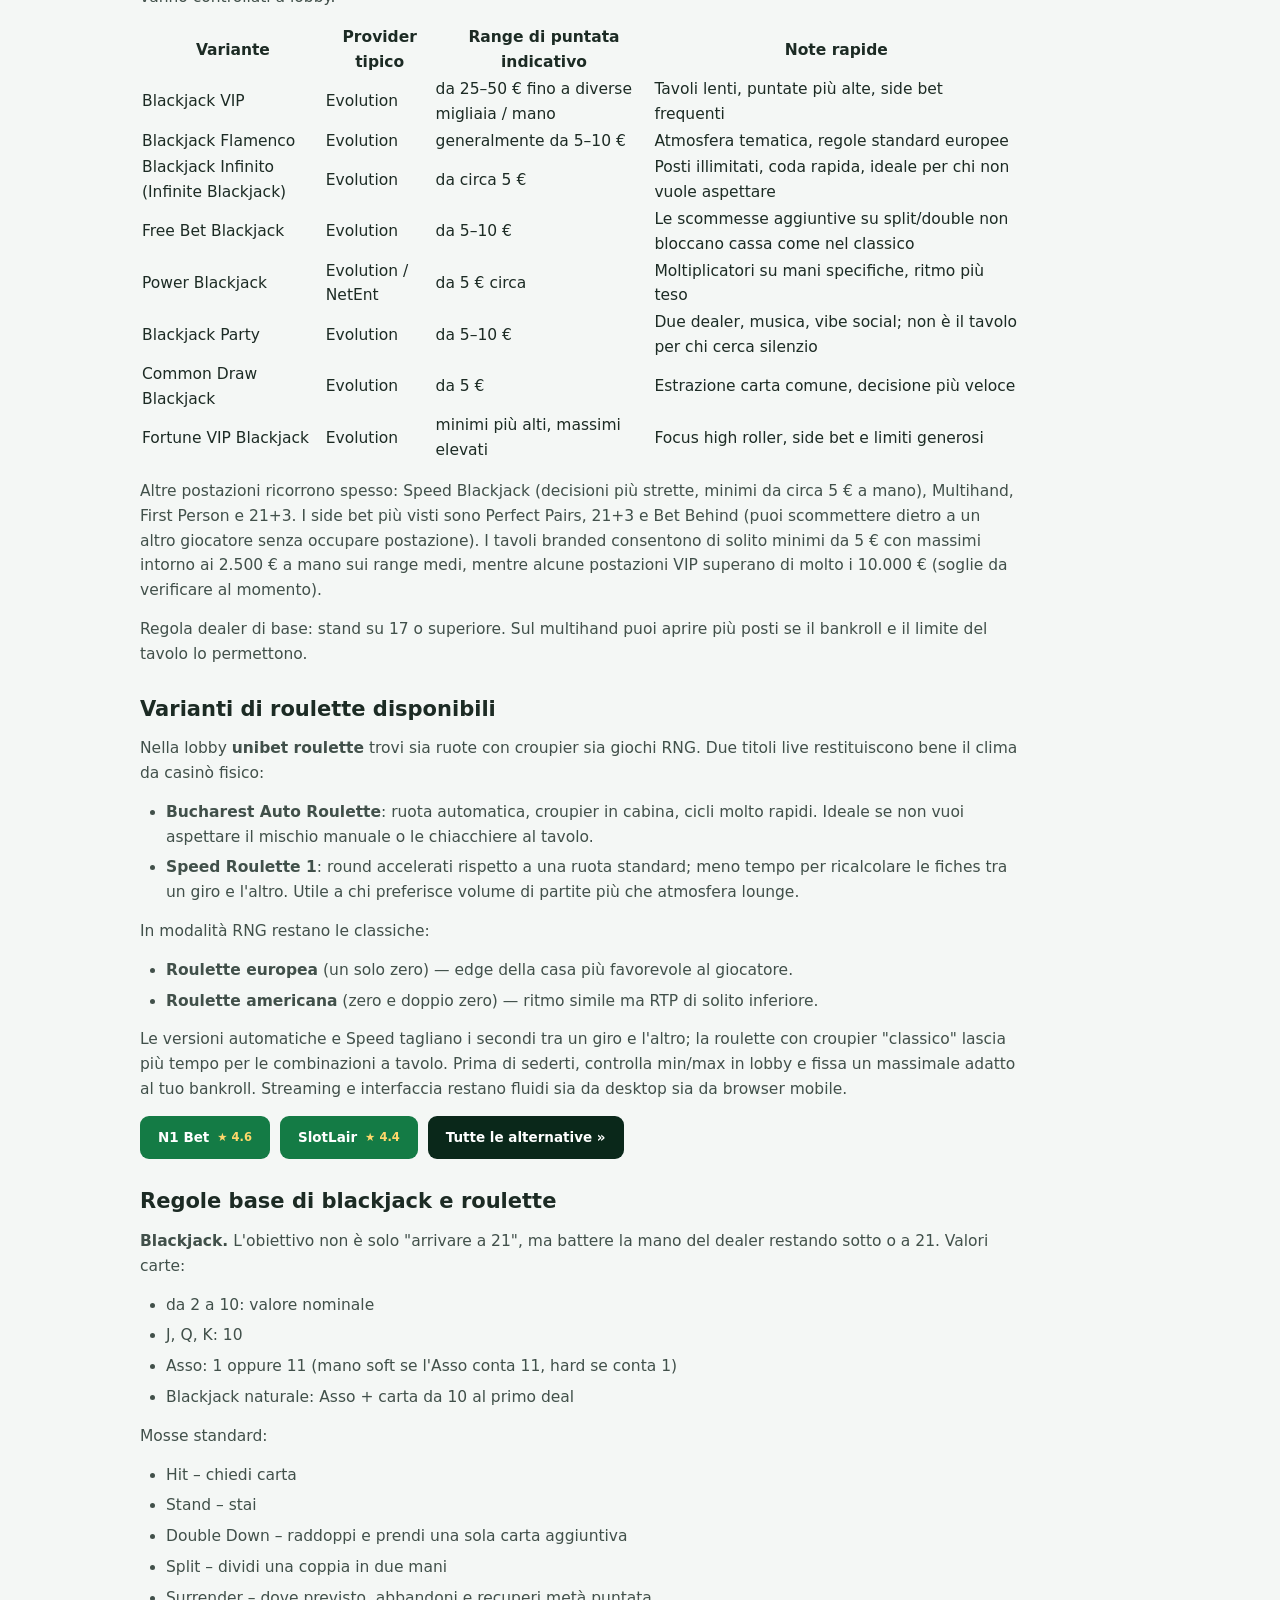
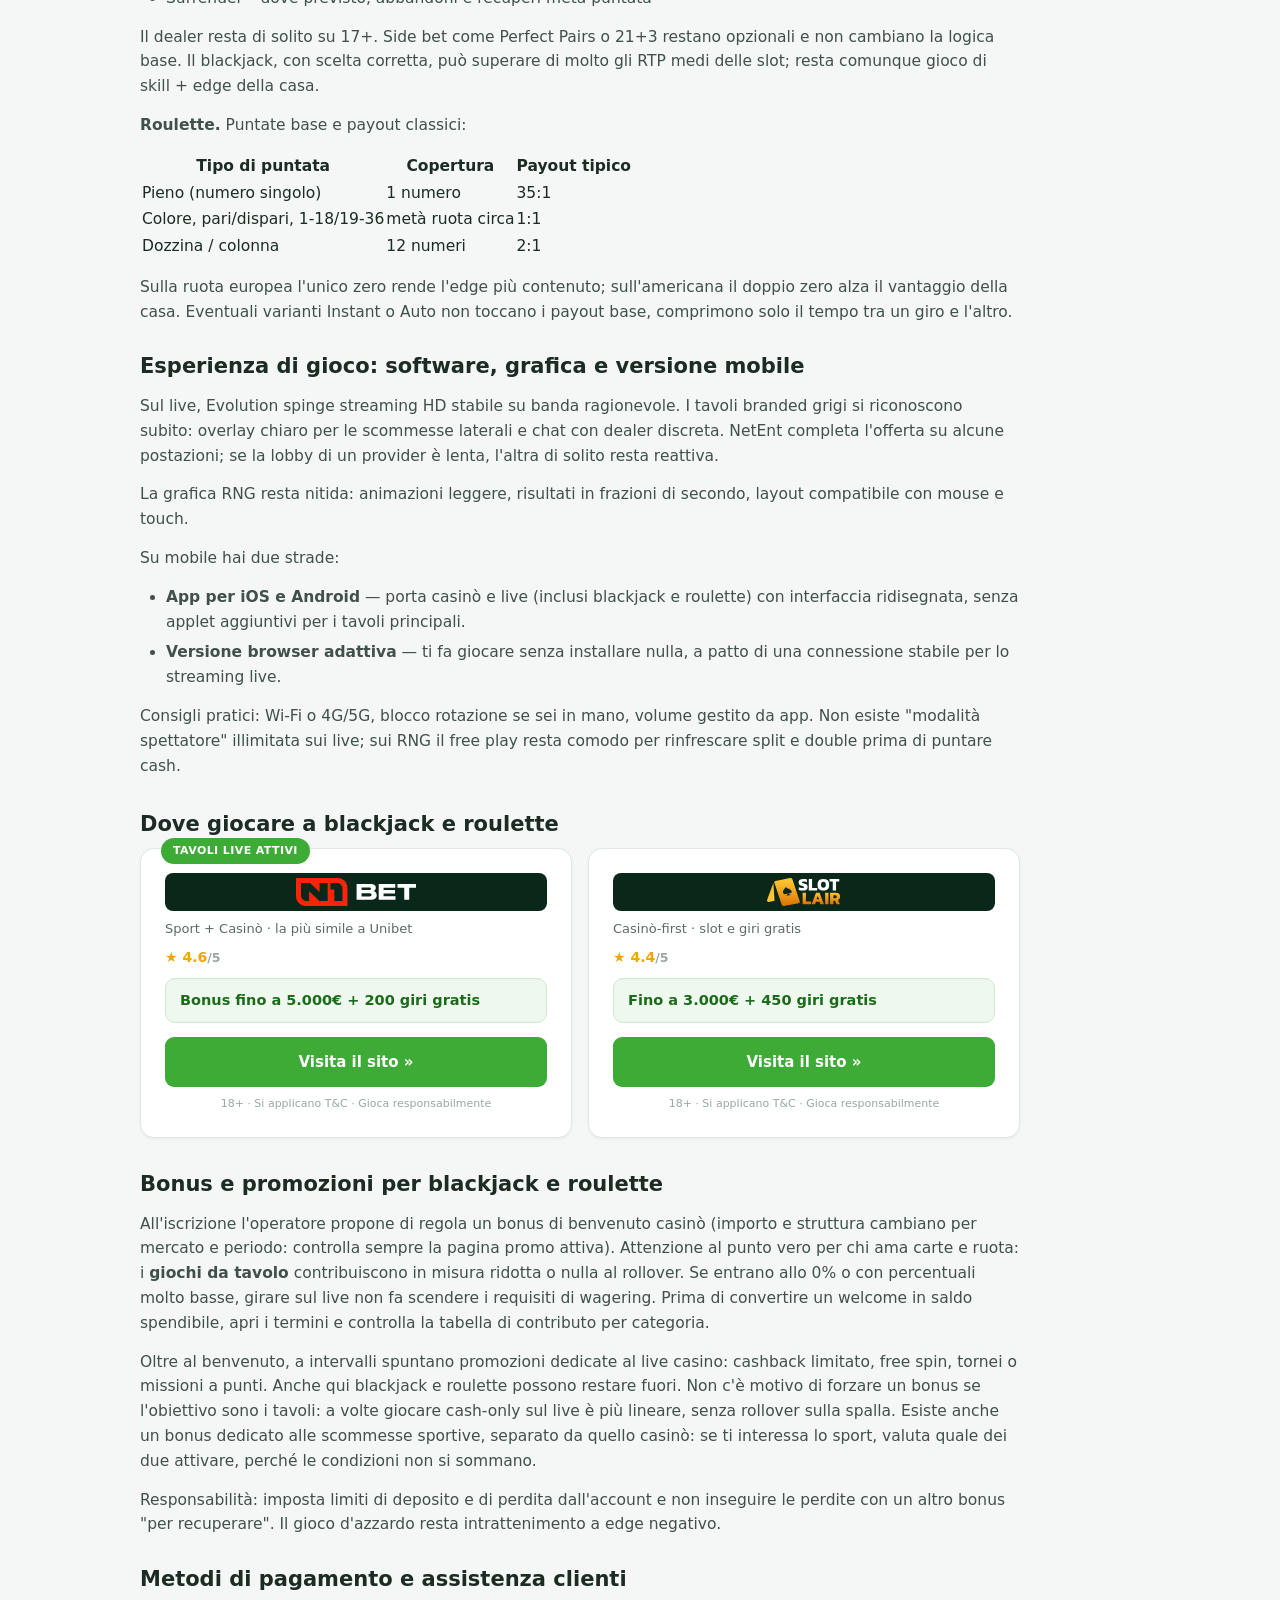
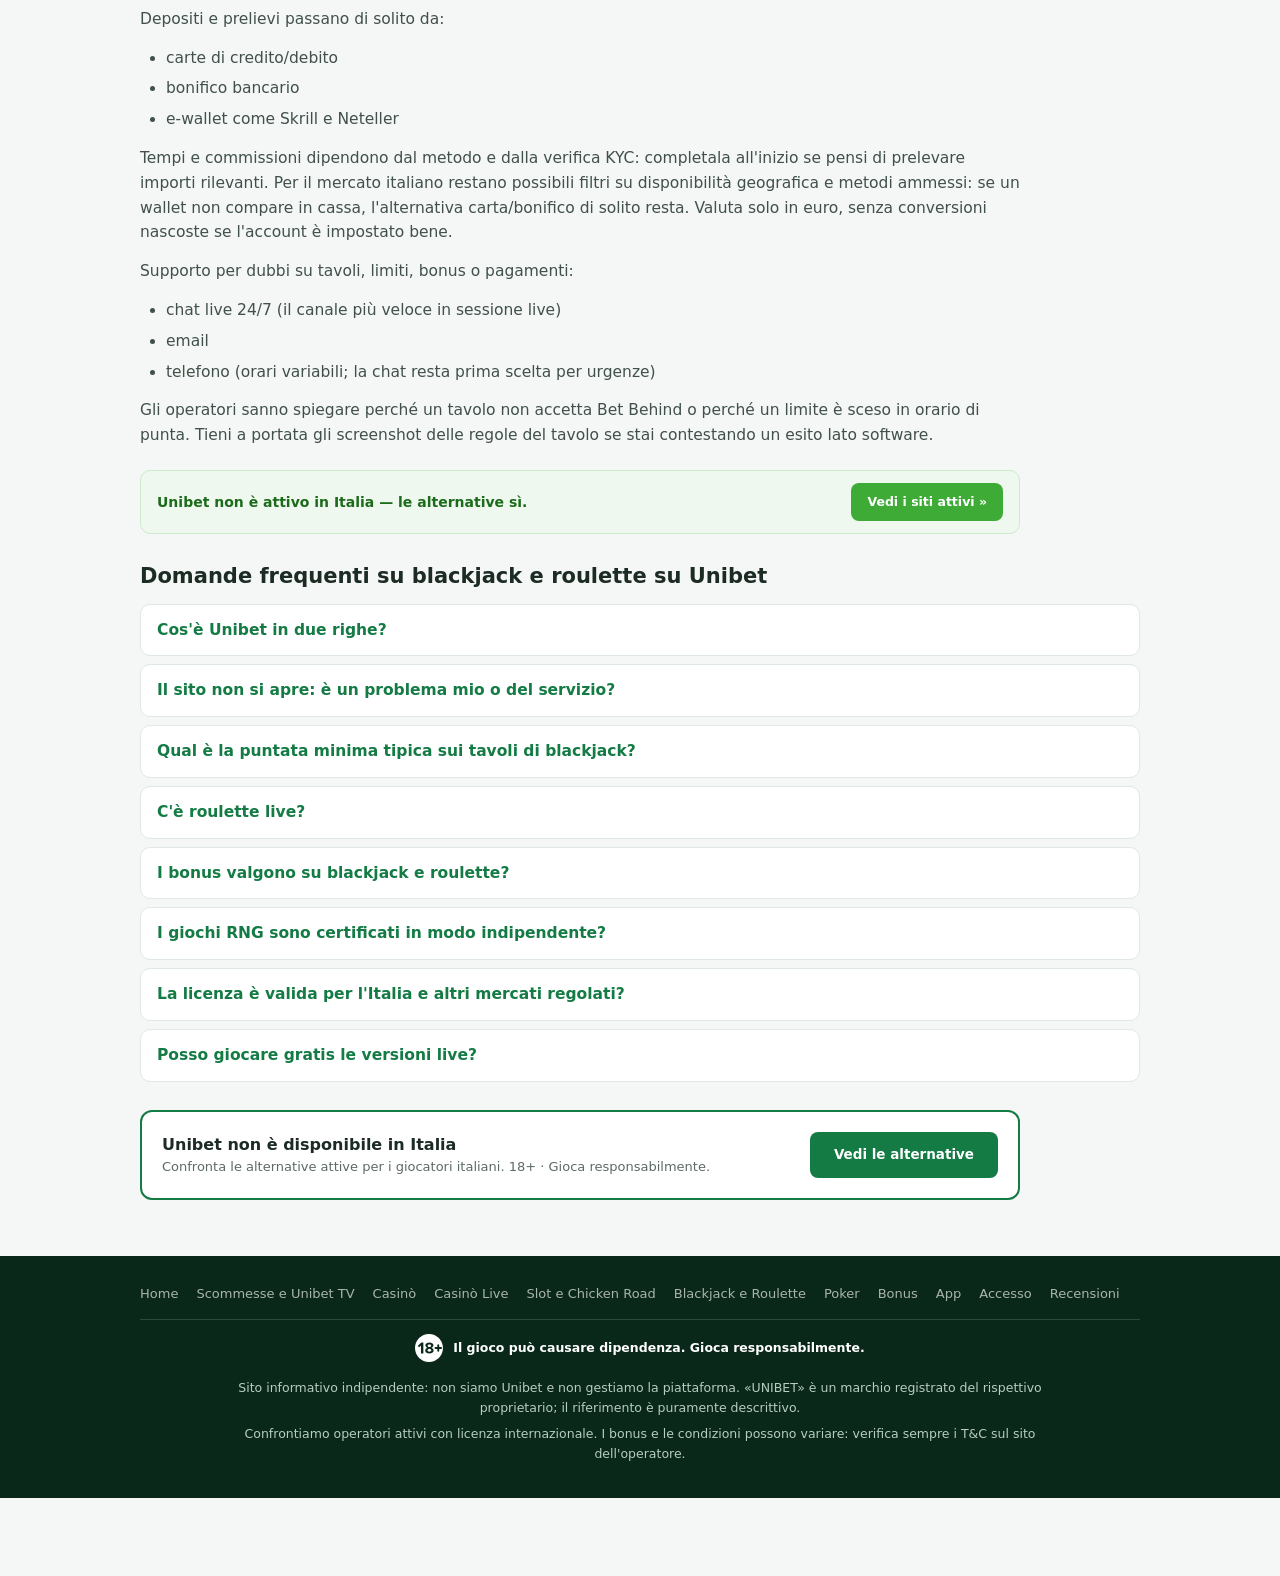
<file: blackjack-roulette/index.html>
<!doctype html>
<html lang="it">
<head>
<meta charset="utf-8">
<meta name="viewport" content="width=device-width, initial-scale=1">
<title>Blackjack e Roulette su Unibet: guida completa</title>
<meta name="description" content="Varianti live e RNG, limiti, regole, bonus, app e pagamenti: tutto su blackjack e roulette Unibet per giocare in modo consapevole.">
<link rel="canonical" href="https://unibetloginit.com/blackjack-roulette/">
<link rel="icon" type="image/svg+xml" href="/favicon.svg">
<link rel="alternate" hreflang="it-it" href="https://unibetloginit.com/blackjack-roulette/">
<link rel="alternate" hreflang="x-default" href="https://unibetloginit.com/blackjack-roulette/">
<link rel="stylesheet" href="/assets/style.css">
<script type="application/ld+json">{"@context":"https://schema.org","@type":"BreadcrumbList","itemListElement":[{"@type":"ListItem","position":1,"name":"Home","item":"https://unibetloginit.com/"},{"@type":"ListItem","position":2,"name":"Blackjack e Roulette","item":"https://unibetloginit.com/blackjack-roulette/"}]}</script>

<script type="application/ld+json">{"@context":"https://schema.org","@type":"FAQPage","mainEntity":[{"@type":"Question","name":"Cos'è Unibet in due righe?","acceptedAnswer":{"@type":"Answer","text":"Un operatore internazionale del gruppo Kindred con licenza MGA: scommesse sportive e casinò (slot, live, tavoli) sotto un unico account. La disponibilità varia per giurisdizione."}},{"@type":"Question","name":"Il sito non si apre: è un problema mio o del servizio?","acceptedAnswer":{"@type":"Answer","text":"Prima verifica connessione e blocchi geografici (l'accesso dipende dal tuo territorio). Se il servizio è davvero down, lo status si conferma via chat o sui canali ufficiali; di solito i disservizi durano poco."}},{"@type":"Question","name":"Qual è la puntata minima tipica sui tavoli di blackjack?","acceptedAnswer":{"@type":"Answer","text":"Dipende dalla postazione. Speed e Infinite partono spesso da circa 5 € a mano; i VIP salgono di molto. Controlla il range all'apertura del tavolo, cambia con fascia oraria e affollamento."}},{"@type":"Question","name":"C'è roulette live?","acceptedAnswer":{"@type":"Answer","text":"Sì: Bucharest Auto Roulette, Speed Roulette e altre ruote con croupier. Le versioni RNG europea e americana restano se preferisci giocare senza streaming."}},{"@type":"Question","name":"I bonus valgono su blackjack e roulette?","acceptedAnswer":{"@type":"Answer","text":"Di solito no o quasi: il contributo dei giochi da tavolo al wagering è bassissimo o nullo. Verifica i termini aggiornati prima di attivare una promo."}},{"@type":"Question","name":"I giochi RNG sono certificati in modo indipendente?","acceptedAnswer":{"@type":"Answer","text":"I titoli dei grandi provider passano da laboratori esterni (GLI, eCOGRA o equivalenti) e dagli obblighi di licenza MGA. Il live si basa invece su processi fisici di ruota e carte, auditati dal provider e dalla licenza."}},{"@type":"Question","name":"La licenza è valida per l'Italia e altri mercati regolati?","acceptedAnswer":{"@type":"Answer","text":"L'operatore lavora con licenza MGA e storicamente con framework UKGC. Per l'Italia non è automatico che ogni prodotto casinò sia disponibile sotto ADM/AAMS: verifica sulla lobby o sul footer cosa è accessibile dal tuo territorio."}},{"@type":"Question","name":"Posso giocare gratis le versioni live?","acceptedAnswer":{"@type":"Answer","text":"No. Demo e free play valgono solo sui titoli RNG; i dealer in streaming accettano solo denaro reale. Se l'obiettivo è aprire un account, depositare in euro e sederti a un tavolo di blackjack Unibet o a una ruota live senza sorprese su limiti e bonus, i punti sopra coprono quello che serve prima della prima mano. Tieni d'occhio i termini di cashout e la percentuale di contributo tavoli: è lì che molti giocatori improvvisati bruciano il tempo del rollover."}}]}</script>
<style>
.seo h3{font-size:17px;font-weight:800;margin:18px 0 8px;color:var(--ink)}
.seo ul,.seo ol{color:#41504a;margin:0 0 14px;padding-left:22px}
.seo li{margin-bottom:6px}
.seo table{width:100%;border-collapse:collapse;margin:14px 0;font-size:14px;background:var(--card)}
.seo td,.seo th{border:1px solid var(--line);padding:8px 10px;color:#41504a;text-align:left;vertical-align:top}
.seo th{color:var(--ink);background:#eaf1ec;font-weight:800}
.seo article-p p{color:#41504a}
.seo a{color:var(--green2);text-decoration:underline}
.subtop{background:var(--dark);padding:30px 0}
.subtop .crumbs{font-size:12px;color:rgba(255,255,255,.55);margin-bottom:8px}
.subtop .crumbs a{color:rgba(255,255,255,.55)}
.subtop h1{margin:0;font-size:26px;color:#fff;line-height:1.3;font-weight:900}
.page-body{padding-top:30px}
.page-body p{color:#41504a;margin-bottom:14px;max-width:880px}
.page-body h2{font-size:21px;font-weight:900;margin:26px 0 10px}
.page-body details{border:1px solid var(--line);border-radius:10px;background:var(--card);margin-bottom:8px;padding:0 16px}
.page-body summary{cursor:pointer;padding:13px 0;font-weight:800;color:var(--green2);list-style:none}
.page-body summary::-webkit-details-marker{display:none}
.page-body details p{padding-bottom:12px}
.ctabox{display:flex;align-items:center;justify-content:space-between;gap:14px;flex-wrap:wrap;background:var(--card);border:2px solid var(--green2);border-radius:12px;padding:20px;margin:28px 0;max-width:880px}
.ctabox .t{font-weight:900;font-size:16px;color:var(--ink)}
.ctabox .s{color:var(--mut);font-size:13px}
.ctabox .go{background:var(--green2);color:#fff;border-radius:8px;padding:12px 24px;font-weight:800;font-size:13.5px;white-space:nowrap}
.ctabox .go:hover{background:var(--green)}
.cluster-foot{display:flex;flex-wrap:wrap;gap:6px 18px;padding-bottom:14px;margin-bottom:14px;border-bottom:1px solid rgba(255,255,255,.15);font-size:13px}
.cluster-foot a{color:rgba(255,255,255,.65)}
.cluster-foot a:hover{color:#fff}
.tblwrap{overflow-x:auto;margin:14px 0;max-width:880px}
.tblwrap table{margin:0;min-width:480px}
.page-body ul,.page-body ol{margin:0 0 14px;padding-left:26px;color:#41504a;max-width:880px}
.page-body li{margin-bottom:6px}
.page-body ol li::marker{font-weight:800;color:var(--green2)}
.ximg{display:block;width:100%;height:auto;max-width:880px;aspect-ratio:16/9;object-fit:cover;border-radius:12px;margin:6px 0 14px;border:1px solid var(--line)}
.btnrow{display:flex;gap:10px;flex-wrap:wrap;margin:2px 0 10px;max-width:880px}
.btnrow .bt{display:inline-flex;align-items:center;gap:8px;background:var(--green2);color:#fff;font-weight:800;font-size:13.5px;border-radius:9px;padding:11px 18px;transition:filter .15s}
.btnrow .bt span{font-weight:700;font-size:11.5px;color:#ffd76b}
.btnrow .bt:hover{filter:brightness(1.1)}
.btnrow .bt-alt{background:var(--dark)}
.ctamini{display:flex;align-items:center;justify-content:space-between;gap:12px;flex-wrap:wrap;background:#eef8ee;border:1px solid #cdeacc;border-radius:10px;padding:12px 16px;margin:22px 0;max-width:880px;font-size:14px}
.ctamini span{color:#1c6b1a;font-weight:700}
.ctamini a{background:var(--lime);color:#fff;font-weight:800;font-size:12.5px;border-radius:8px;padding:9px 16px;white-space:nowrap}
.bcards{display:grid;grid-template-columns:repeat(2,1fr);gap:14px;max-width:880px;margin:4px 0 8px}
@media(max-width:640px){.bcards{grid-template-columns:1fr}}
.bcard{position:relative;background:linear-gradient(160deg,#fff 60%,#eef8ee);border:1px solid var(--line);border-radius:14px;padding:22px;text-align:center;box-shadow:0 1px 3px rgba(20,60,40,.06)}
.bcard .rib{position:absolute;top:-11px;left:50%;transform:translateX(-50%);background:var(--lime);color:#fff;font-size:11px;font-weight:800;text-transform:uppercase;padding:4px 12px;border-radius:16px;white-space:nowrap}
.bcard .logo{height:34px;width:auto;object-fit:contain;margin:0 auto 10px}
.bcard .logo.dk{background:var(--dark);padding:5px 9px;border-radius:8px}
.bcard .bamt{font-size:34px;font-weight:900;color:var(--green2);line-height:1.1}
.bcard .bamt span{display:block;font-size:14.5px;font-weight:800;color:var(--ink);margin-top:2px}
.bcard .brate{color:var(--mut);font-size:12.5px;margin:8px 0 14px}
.bcard .bgo{display:block;background:var(--lime);color:#fff;font-weight:900;border-radius:9px;padding:13px;font-size:15px}
.bcard .bgo:hover{filter:brightness(1.08)}
.bcard .note{color:#9aa8a0;font-size:11px;margin-top:8px}
.appbtns{display:flex;gap:12px;flex-wrap:wrap;margin:4px 0 10px;max-width:880px}
.appbt{display:inline-flex;align-items:center;gap:10px;background:var(--dark);color:#fff;border-radius:12px;padding:10px 18px;min-width:190px}
.appbt .ic{font-size:22px}
.appbt small{display:block;font-size:10.5px;color:rgba(255,255,255,.65);font-weight:600;text-transform:uppercase;letter-spacing:.4px}
.appbt b{font-size:15px;font-weight:900}
.appbt:hover{background:#0f3d27}
body{padding-bottom:78px}
.sbar{position:fixed;left:50%;bottom:16px;transform:translate(-50%,150%);z-index:90;display:flex;align-items:center;gap:13px;background:var(--dark);border:1px solid rgba(255,255,255,.12);border-radius:16px;padding:10px 12px 10px 16px;box-shadow:0 14px 36px rgba(0,0,0,.4);width:min(540px,calc(100% - 32px));transition:transform .3s ease}
.sbar.show{transform:translate(-50%,0)}
.sbar .lg{height:26px;width:auto;flex:none}
.sbar .tx{flex:1;min-width:0;line-height:1.25}
.sbar .tx small{display:block;color:#ffd76b;font-size:10.5px;font-weight:800;letter-spacing:.3px}
.sbar .tx b{display:block;color:#fff;font-size:13.5px;white-space:nowrap;overflow:hidden;text-overflow:ellipsis}
.sbar .go{background:var(--lime);color:#fff;font-weight:900;font-size:13.5px;padding:11px 20px;border-radius:10px;white-space:nowrap;flex:none}
.sbar .go:hover{filter:brightness(1.1)}
.sbar .fl-m{display:none}
@media(max-width:640px){body{padding-bottom:64px}.sbar{bottom:0;width:100%;border-radius:14px 14px 0 0;border-left:0;border-right:0;border-bottom:0;padding:8px 12px;gap:10px}.sbar .go{padding:10px 14px;font-size:12.5px}.sbar .lg{height:22px}.sbar .tx small{display:none}.sbar .fl-d{display:none}.sbar .fl-m{display:inline}.sbar .tx b{font-size:13px}}
.xtra{margin:30px 0;max-width:880px}
.xtra h2{font-size:21px;font-weight:900;margin:0 0 6px}
.xtra .sub{color:var(--mut);font-size:13.5px;margin-bottom:16px}
.alts.alts-sub{grid-template-columns:repeat(2,1fr);max-width:880px}
@media(max-width:560px){.alts.alts-sub{grid-template-columns:1fr}}
.matches-x{border:1px solid var(--line);border-radius:12px;overflow:hidden;background:var(--card)}
.matches-x .mrow{display:flex;align-items:center;gap:12px;padding:13px 16px;border-top:1px solid var(--line);flex-wrap:wrap}
.matches-x .mrow:first-child{border-top:0}
.matches-x .mdate{font-size:11.5px;color:var(--mut);min-width:70px;font-weight:700}
.matches-x .mteams{font-weight:800;flex:1;min-width:150px;font-size:14.5px}
.matches-x .mlg{font-size:11px;color:var(--mut)}
.matches-x .odds{display:flex;gap:6px}
.matches-x .odd{background:#eaf1ec;border:1px solid var(--line);border-radius:8px;padding:6px 10px;font-size:12.5px;font-weight:800;text-align:center;min-width:52px}
.matches-x .odd span{display:block;font-weight:600;font-size:10px;color:var(--mut)}
.matches-x .odd:hover{background:var(--green2);color:#fff}
.matches-x .odd:hover span{color:rgba(255,255,255,.7)}
.mnote{font-size:11.5px;color:var(--mut);margin-top:8px}
.ratebox{display:flex;gap:22px;align-items:center;background:var(--card);border:1px solid var(--line);border-radius:14px;padding:22px;flex-wrap:wrap}
.ratebox .big{font-size:44px;font-weight:900;color:var(--green2);line-height:1}
.ratebox .big small{display:block;font-size:12px;color:var(--mut);font-weight:700;margin-top:4px}
.ratebox .bars{flex:1;min-width:220px;display:grid;gap:8px}
.ratebox .bar-r{display:grid;grid-template-columns:130px 1fr 34px;gap:10px;align-items:center;font-size:13px}
.ratebox .bar-r .lb{color:#41504a;font-weight:700}
.ratebox .track{height:8px;background:#e5ece7;border-radius:6px;overflow:hidden}
.ratebox .track i{display:block;height:100%;background:var(--green2);border-radius:6px}
.ratebox .vl{font-weight:800;text-align:right}
.revs{display:grid;gap:12px;margin-top:16px}
.rev{background:var(--card);border:1px solid var(--line);border-radius:12px;padding:16px 18px}
.rev .rh{display:flex;justify-content:space-between;gap:10px;margin-bottom:6px;flex-wrap:wrap}
.rev .who{font-weight:800;font-size:14px}
.rev .stars{color:#f0a500;font-size:13px;letter-spacing:1px}
.rev .stars .off{color:#d5ddd7}
.rev p{color:#41504a;font-size:13.5px;margin:0;line-height:1.6}
.rev .meta{color:var(--mut);font-size:11.5px;margin-top:8px}
.stores{display:grid;gap:10px;max-width:520px}
.store{display:flex;align-items:center;gap:14px;background:var(--card);border:1px solid var(--line);border-radius:12px;padding:14px 16px}
.store .x{width:34px;height:34px;border-radius:50%;background:#fdecec;color:#c0392b;display:flex;align-items:center;justify-content:center;font-weight:900;flex:none}
.store .nm{font-weight:800;font-size:14px}
.store .st{color:#c0392b;font-size:12.5px;font-weight:700}
.mocklogin{position:relative;max-width:420px;background:var(--card);border:1px solid var(--line);border-radius:14px;padding:24px;overflow:hidden}
.mocklogin label{display:block;font-size:12px;font-weight:800;color:var(--mut);margin:12px 0 4px}
.mocklogin .fld{width:100%;border:1px solid var(--line);border-radius:8px;padding:11px 12px;font-size:14px;background:#f2f6f3;color:#9aa8a0}
.mocklogin .btn{width:100%;margin-top:16px;background:#c9d4cd;color:#fff;border:0;border-radius:8px;padding:13px;font-weight:900;font-size:14px}
.mocklogin .veil{position:absolute;inset:0;background:rgba(9,36,25,.82);display:flex;flex-direction:column;align-items:center;justify-content:center;gap:10px;text-align:center;padding:20px;border-radius:14px}
.mocklogin .veil .t{color:#fff;font-weight:900;font-size:16px}
.mocklogin .veil .s{color:rgba(255,255,255,.75);font-size:12.5px;max-width:280px}
.mocklogin .veil .go{background:var(--lime);color:#fff;border-radius:8px;padding:11px 22px;font-weight:800;font-size:13px;margin-top:6px}
.fmts{display:grid;grid-template-columns:repeat(3,1fr);gap:12px;max-width:880px}
@media(max-width:680px){.fmts{grid-template-columns:1fr}}
.fmt{background:var(--card);border:1px solid var(--line);border-radius:12px;padding:16px}
.fmt .ic{font-size:20px;margin-bottom:6px}
.fmt .nm{font-weight:900;font-size:14.5px;margin-bottom:4px}
.fmt p{color:#41504a;font-size:12.5px;margin:0;line-height:1.55}
</style>
</head>
<body>
<header class="hd"><div class="wrap"><img src="/assets/unibet-logo.png" alt="Unibet" width="146" height="52"></div></header>
<section class="subtop"><div class="wrap"><div class="crumbs"><a href="/">Home</a> / Blackjack e Roulette</div>
<h1>Blackjack e Roulette su Unibet: la guida completa</h1></div></section>
<div class="wrap page-body"><article><p>Se cerchi tavoli di carte e ruota con dealer di qualità, limiti chiari e software solido, le sezioni casinò di questo operatore valgono un&#x27;apertura con calma. Unibet Casino fa parte del gruppo Kindred e lavora da anni con licenza MGA (Malta), affiancata storicamente da autorizzazioni UKGC. Per chi gioca dall&#x27;Italia conviene verificare disponibilità e quadro regolatorio aggiornato: parliamo di un operatore internazionale con licenza MGA, non di un prodotto necessariamente ADM/AAMS per tutte le giurisdizioni. Qui sotto trovi il quadro concreto su <strong>blackjack Unibet</strong>, <strong>unibet roulette</strong>, limiti, varianti live e RNG, regole, app e condizioni di bonus.</p>
<img class="ximg" src="/assets/xtra-roulette.jpg" alt="Ruota della roulette in movimento con pallina" loading="lazy" width="1024" height="576"><h2>Blackjack e roulette su Unibet: panoramica del casinò</h2>
<p>La piattaforma raccoglie slot, live e tavoli classici sotto un unico account multi-prodotto (casinò + scommesse sportive). Sul fronte carte e ruota trovi sia versioni generate da software (RNG) sia tavoli con croupier in streaming, alimentati soprattutto da Evolution Gaming e NetEnt. Le sessioni live girano 24/7: non devi aspettare un orario fisso per sederti a un tavolo.</p>
<p>Un punto distintivo sono i tavoli esclusivi branded Evolution: superfici grigie invece del classico verde, branding sullo sfondo e pool di giocatori collegati allo stesso operatore. Su alcune di queste postazioni le puntate partono da pochi euro e salgono fino a diverse migliaia a mano; i range VIP salgono ancora. Il live non si gioca in demo: se vuoi provare devi puntare con saldo reale. Sui titoli RNG, invece, la modalità gratuita resta utile per rimettere a fuoco le regole prima di depositare.</p>
<div class="xtra"><h2>Margine del banco: le varianti a confronto</h2><div class="sub">Prima di sederti al tavolo, guarda quanto trattiene il banco: la differenza sul lungo periodo è enorme.</div><div class="tblwrap"><table><tr><th>Variante</th><th>Margine del banco</th></tr><tr><td>Roulette europea</td><td>2,70%</td></tr><tr><td>Roulette francese (La Partage)</td><td>1,35%</td></tr><tr><td>Roulette americana (doppio zero)</td><td>5,26%</td></tr><tr><td>Blackjack classico (strategia di base)</td><td>≈0,50%</td></tr><tr><td>Blackjack side bet (Perfect Pairs, 21+3)</td><td>3–8%</td></tr></table></div></div><h2>Varianti di blackjack disponibili</h2>
<p>Il catalogo live e RNG di <strong>blackjack Unibet</strong> copre dall&#x27;ingresso soft fino al high roller. Non tutte le postazioni restano aperte insieme; i limiti cambiano per tavolo e fascia oraria, quindi i valori qui sotto sono indicativi e vanno controllati a lobby.</p>
<div class="tblwrap"><table><tr><th>Variante</th><th>Provider tipico</th><th>Range di puntata indicativo</th><th>Note rapide</th></tr><tr><td>Blackjack VIP</td><td>Evolution</td><td>da 25–50 € fino a diverse migliaia / mano</td><td>Tavoli lenti, puntate più alte, side bet frequenti</td></tr><tr><td>Blackjack Flamenco</td><td>Evolution</td><td>generalmente da 5–10 €</td><td>Atmosfera tematica, regole standard europee</td></tr><tr><td>Blackjack Infinito (Infinite Blackjack)</td><td>Evolution</td><td>da circa 5 €</td><td>Posti illimitati, coda rapida, ideale per chi non vuole aspettare</td></tr><tr><td>Free Bet Blackjack</td><td>Evolution</td><td>da 5–10 €</td><td>Le scommesse aggiuntive su split/double non bloccano cassa come nel classico</td></tr><tr><td>Power Blackjack</td><td>Evolution / NetEnt</td><td>da 5 € circa</td><td>Moltiplicatori su mani specifiche, ritmo più teso</td></tr><tr><td>Blackjack Party</td><td>Evolution</td><td>da 5–10 €</td><td>Due dealer, musica, vibe social; non è il tavolo per chi cerca silenzio</td></tr><tr><td>Common Draw Blackjack</td><td>Evolution</td><td>da 5 €</td><td>Estrazione carta comune, decisione più veloce</td></tr><tr><td>Fortune VIP Blackjack</td><td>Evolution</td><td>minimi più alti, massimi elevati</td><td>Focus high roller, side bet e limiti generosi</td></tr></table></div>
<p>Altre postazioni ricorrono spesso: Speed Blackjack (decisioni più strette, minimi da circa 5 € a mano), Multihand, First Person e 21+3. I side bet più visti sono Perfect Pairs, 21+3 e Bet Behind (puoi scommettere dietro a un altro giocatore senza occupare postazione). I tavoli branded consentono di solito minimi da 5 € con massimi intorno ai 2.500 € a mano sui range medi, mentre alcune postazioni VIP superano di molto i 10.000 € (soglie da verificare al momento).</p>
<p>Regola dealer di base: stand su 17 o superiore. Sul multihand puoi aprire più posti se il bankroll e il limite del tavolo lo permettono.</p>
<h2>Varianti di roulette disponibili</h2>
<p>Nella lobby <strong>unibet roulette</strong> trovi sia ruote con croupier sia giochi RNG. Due titoli live restituiscono bene il clima da casinò fisico:</p>
<ul>
<li><strong>Bucharest Auto Roulette</strong>: ruota automatica, croupier in cabina, cicli molto rapidi. Ideale se non vuoi aspettare il mischio manuale o le chiacchiere al tavolo.</li>
<li><strong>Speed Roulette 1</strong>: round accelerati rispetto a una ruota standard; meno tempo per ricalcolare le fiches tra un giro e l&#x27;altro. Utile a chi preferisce volume di partite più che atmosfera lounge.</li>
</ul>
<p>In modalità RNG restano le classiche:</p>
<ul>
<li><strong>Roulette europea</strong> (un solo zero) — edge della casa più favorevole al giocatore.</li>
<li><strong>Roulette americana</strong> (zero e doppio zero) — ritmo simile ma RTP di solito inferiore.</li>
</ul>
<p>Le versioni automatiche e Speed tagliano i secondi tra un giro e l&#x27;altro; la roulette con croupier &quot;classico&quot; lascia più tempo per le combinazioni a tavolo. Prima di sederti, controlla min/max in lobby e fissa un massimale adatto al tuo bankroll. Streaming e interfaccia restano fluidi sia da desktop sia da browser mobile.</p>
<div class="btnrow"><a class="bt" href="/referral-link?sub_id_1=n1" rel="nofollow">N1 Bet <span>★ 4.6</span></a><a class="bt" href="/referral-link?sub_id_1=slotlair" rel="nofollow">SlotLair <span>★ 4.4</span></a><a class="bt bt-alt" href="/referral-link?sub_id_1=n1">Tutte le alternative »</a></div><h2>Regole base di blackjack e roulette</h2>
<p><strong>Blackjack.</strong> L&#x27;obiettivo non è solo &quot;arrivare a 21&quot;, ma battere la mano del dealer restando sotto o a 21. Valori carte:</p>
<ul>
<li>da 2 a 10: valore nominale</li>
<li>J, Q, K: 10</li>
<li>Asso: 1 oppure 11 (mano soft se l&#x27;Asso conta 11, hard se conta 1)</li>
<li>Blackjack naturale: Asso + carta da 10 al primo deal</li>
</ul>
<p>Mosse standard:</p>
<ul>
<li>Hit – chiedi carta</li>
<li>Stand – stai</li>
<li>Double Down – raddoppi e prendi una sola carta aggiuntiva</li>
<li>Split – dividi una coppia in due mani</li>
<li>Surrender – dove previsto, abbandoni e recuperi metà puntata</li>
</ul>
<p>Il dealer resta di solito su 17+. Side bet come Perfect Pairs o 21+3 restano opzionali e non cambiano la logica base. Il blackjack, con scelta corretta, può superare di molto gli RTP medi delle slot; resta comunque gioco di skill + edge della casa.</p>
<p><strong>Roulette.</strong> Puntate base e payout classici:</p>
<div class="tblwrap"><table><tr><th>Tipo di puntata</th><th>Copertura</th><th>Payout tipico</th></tr><tr><td>Pieno (numero singolo)</td><td>1 numero</td><td>35:1</td></tr><tr><td>Colore, pari/dispari, 1-18/19-36</td><td>metà ruota circa</td><td>1:1</td></tr><tr><td>Dozzina / colonna</td><td>12 numeri</td><td>2:1</td></tr></table></div>
<p>Sulla ruota europea l&#x27;unico zero rende l&#x27;edge più contenuto; sull&#x27;americana il doppio zero alza il vantaggio della casa. Eventuali varianti Instant o Auto non toccano i payout base, comprimono solo il tempo tra un giro e l&#x27;altro.</p>
<h2>Esperienza di gioco: software, grafica e versione mobile</h2>
<p>Sul live, Evolution spinge streaming HD stabile su banda ragionevole. I tavoli branded grigi si riconoscono subito: overlay chiaro per le scommesse laterali e chat con dealer discreta. NetEnt completa l&#x27;offerta su alcune postazioni; se la lobby di un provider è lenta, l&#x27;altra di solito resta reattiva.</p>
<p>La grafica RNG resta nitida: animazioni leggere, risultati in frazioni di secondo, layout compatibile con mouse e touch.</p>
<p>Su mobile hai due strade:</p>
<ul>
<li><strong>App per iOS e Android</strong> — porta casinò e live (inclusi blackjack e roulette) con interfaccia ridisegnata, senza applet aggiuntivi per i tavoli principali.</li>
<li><strong>Versione browser adattiva</strong> — ti fa giocare senza installare nulla, a patto di una connessione stabile per lo streaming live.</li>
</ul>
<p>Consigli pratici: Wi-Fi o 4G/5G, blocco rotazione se sei in mano, volume gestito da app. Non esiste &quot;modalità spettatore&quot; illimitata sui live; sui RNG il free play resta comodo per rinfrescare split e double prima di puntare cash.</p>
<div class="xtra"><h2>Dove giocare a blackjack e roulette</h2><div class="alts alts-sub"><div class="alt"><span class="rib">Tavoli live attivi</span><img class="logo dk" src="/assets/n1bet-logo.svg" alt="N1 Bet" width="160" height="38"><h3 class="sr">N1 Bet</h3><div class="tag">Sport + Casinò · la più simile a Unibet</div><div class="rate">★ 4.6<span>/5</span></div><div class="bonus">Bonus fino a 5.000€ + 200 giri gratis</div><a class="cta" href="/referral-link?sub_id_1=n1" rel="nofollow">Visita il sito »</a><div class="note">18+ · Si applicano T&amp;C · Gioca responsabilmente</div></div><div class="alt"><img class="logo dk" src="/assets/slotlair-logo.svg" alt="SlotLair" width="160" height="38"><h3 class="sr">SlotLair</h3><div class="tag">Casinò-first · slot e giri gratis</div><div class="rate">★ 4.4<span>/5</span></div><div class="bonus">Fino a 3.000€ + 450 giri gratis</div><a class="cta" href="/referral-link?sub_id_1=slotlair" rel="nofollow">Visita il sito »</a><div class="note">18+ · Si applicano T&amp;C · Gioca responsabilmente</div></div></div></div><h2>Bonus e promozioni per blackjack e roulette</h2>
<p>All&#x27;iscrizione l&#x27;operatore propone di regola un bonus di benvenuto casinò (importo e struttura cambiano per mercato e periodo: controlla sempre la pagina promo attiva). Attenzione al punto vero per chi ama carte e ruota: i <strong>giochi da tavolo</strong> contribuiscono in misura ridotta o nulla al rollover. Se entrano allo 0% o con percentuali molto basse, girare sul live non fa scendere i requisiti di wagering. Prima di convertire un welcome in saldo spendibile, apri i termini e controlla la tabella di contributo per categoria.</p>
<p>Oltre al benvenuto, a intervalli spuntano promozioni dedicate al live casino: cashback limitato, free spin, tornei o missioni a punti. Anche qui blackjack e roulette possono restare fuori. Non c&#x27;è motivo di forzare un bonus se l&#x27;obiettivo sono i tavoli: a volte giocare cash-only sul live è più lineare, senza rollover sulla spalla. Esiste anche un bonus dedicato alle scommesse sportive, separato da quello casinò: se ti interessa lo sport, valuta quale dei due attivare, perché le condizioni non si sommano.</p>
<p>Responsabilità: imposta limiti di deposito e di perdita dall&#x27;account e non inseguire le perdite con un altro bonus &quot;per recuperare&quot;. Il gioco d&#x27;azzardo resta intrattenimento a edge negativo.</p>
<h2>Metodi di pagamento e assistenza clienti</h2>
<p>Depositi e prelievi passano di solito da:</p>
<ul>
<li>carte di credito/debito</li>
<li>bonifico bancario</li>
<li>e-wallet come Skrill e Neteller</li>
</ul>
<p>Tempi e commissioni dipendono dal metodo e dalla verifica KYC: completala all&#x27;inizio se pensi di prelevare importi rilevanti. Per il mercato italiano restano possibili filtri su disponibilità geografica e metodi ammessi: se un wallet non compare in cassa, l&#x27;alternativa carta/bonifico di solito resta. Valuta solo in euro, senza conversioni nascoste se l&#x27;account è impostato bene.</p>
<p>Supporto per dubbi su tavoli, limiti, bonus o pagamenti:</p>
<ul>
<li>chat live 24/7 (il canale più veloce in sessione live)</li>
<li>email</li>
<li>telefono (orari variabili; la chat resta prima scelta per urgenze)</li>
</ul>
<p>Gli operatori sanno spiegare perché un tavolo non accetta Bet Behind o perché un limite è sceso in orario di punta. Tieni a portata gli screenshot delle regole del tavolo se stai contestando un esito lato software.</p>
<div class="ctamini"><span>Unibet non è attivo in Italia — le alternative sì.</span><a href="/referral-link?sub_id_1=n1" rel="nofollow">Vedi i siti attivi »</a></div><h2>Domande frequenti su blackjack e roulette su Unibet</h2>
<details><summary>Cos&#x27;è Unibet in due righe?</summary><p>Un operatore internazionale del gruppo Kindred con licenza MGA: scommesse sportive e casinò (slot, live, tavoli) sotto un unico account. La disponibilità varia per giurisdizione.</p></details>
<details><summary>Il sito non si apre: è un problema mio o del servizio?</summary><p>Prima verifica connessione e blocchi geografici (l&#x27;accesso dipende dal tuo territorio). Se il servizio è davvero down, lo status si conferma via chat o sui canali ufficiali; di solito i disservizi durano poco.</p></details>
<details><summary>Qual è la puntata minima tipica sui tavoli di blackjack?</summary><p>Dipende dalla postazione. Speed e Infinite partono spesso da circa 5 € a mano; i VIP salgono di molto. Controlla il range all&#x27;apertura del tavolo, cambia con fascia oraria e affollamento.</p></details>
<details><summary>C&#x27;è roulette live?</summary><p>Sì: Bucharest Auto Roulette, Speed Roulette e altre ruote con croupier. Le versioni RNG europea e americana restano se preferisci giocare senza streaming.</p></details>
<details><summary>I bonus valgono su blackjack e roulette?</summary><p>Di solito no o quasi: il contributo dei giochi da tavolo al wagering è bassissimo o nullo. Verifica i termini aggiornati prima di attivare una promo.</p></details>
<details><summary>I giochi RNG sono certificati in modo indipendente?</summary><p>I titoli dei grandi provider passano da laboratori esterni (GLI, eCOGRA o equivalenti) e dagli obblighi di licenza MGA. Il live si basa invece su processi fisici di ruota e carte, auditati dal provider e dalla licenza.</p></details>
<details><summary>La licenza è valida per l&#x27;Italia e altri mercati regolati?</summary><p>L&#x27;operatore lavora con licenza MGA e storicamente con framework UKGC. Per l&#x27;Italia non è automatico che ogni prodotto casinò sia disponibile sotto ADM/AAMS: verifica sulla lobby o sul footer cosa è accessibile dal tuo territorio.</p></details>
<details><summary>Posso giocare gratis le versioni live?</summary><p>No. Demo e free play valgono solo sui titoli RNG; i dealer in streaming accettano solo denaro reale. Se l&#x27;obiettivo è aprire un account, depositare in euro e sederti a un tavolo di <strong>blackjack Unibet</strong> o a una ruota live senza sorprese su limiti e bonus, i punti sopra coprono quello che serve prima della prima mano. Tieni d&#x27;occhio i termini di cashout e la percentuale di contributo tavoli: è lì che molti giocatori improvvisati bruciano il tempo del rollover.</p></details><div class="ctabox"><div><div class="t">Unibet non è disponibile in Italia</div>
<div class="s">Confronta le alternative attive per i giocatori italiani. 18+ · Gioca responsabilmente.</div></div>
<a class="go" href="/referral-link?sub_id_1=n1">Vedi le alternative</a></div></article></div>
<footer class="ft"><div class="wrap"><nav class="cluster-foot"><a href="/">Home</a><a href="/scommesse/">Scommesse e Unibet TV</a><a href="/casino/">Casinò</a><a href="/casino-live/">Casinò Live</a><a href="/slot/">Slot e Chicken Road</a><a href="/blackjack-roulette/">Blackjack e Roulette</a><a href="/poker/">Poker</a><a href="/bonus/">Bonus</a><a href="/app/">App</a><a href="/accesso/">Accesso</a><a href="/recensioni/">Recensioni</a></nav>
  <div class="rg"><img src="/assets/18-plus.svg" alt="18+"><span>Il gioco può causare dipendenza. Gioca responsabilmente.</span></div>
  <p>Sito informativo indipendente: non siamo Unibet e non gestiamo la piattaforma. «UNIBET» è un marchio registrato del rispettivo proprietario; il riferimento è puramente descrittivo.</p>
  <p>Confrontiamo operatori attivi con licenza internazionale. I bonus e le condizioni possono variare: verifica sempre i T&amp;C sul sito dell'operatore.</p>
</div></footer>
<div class="sbar" id="sbar"><img class="lg" src="/assets/n1bet-logo.svg" alt="N1 Bet" width="110" height="26"><span class="tx"><small>MIGLIORE ALTERNATIVA · ★ 4.6</small><b><span class="fl-d">Bonus fino a 5.000€ + 200 giri gratis</span><span class="fl-m">Bonus 5.000€ + 200 FS</span></b></span><a class="go" href="/referral-link?sub_id_1=n1" rel="nofollow">Gioca ora »</a></div><script>(function(){var b=document.getElementById("sbar");addEventListener("scroll",function(){b.classList.toggle("show",scrollY>320)},{passive:true})})();</script>
</body>
</html>
</file>
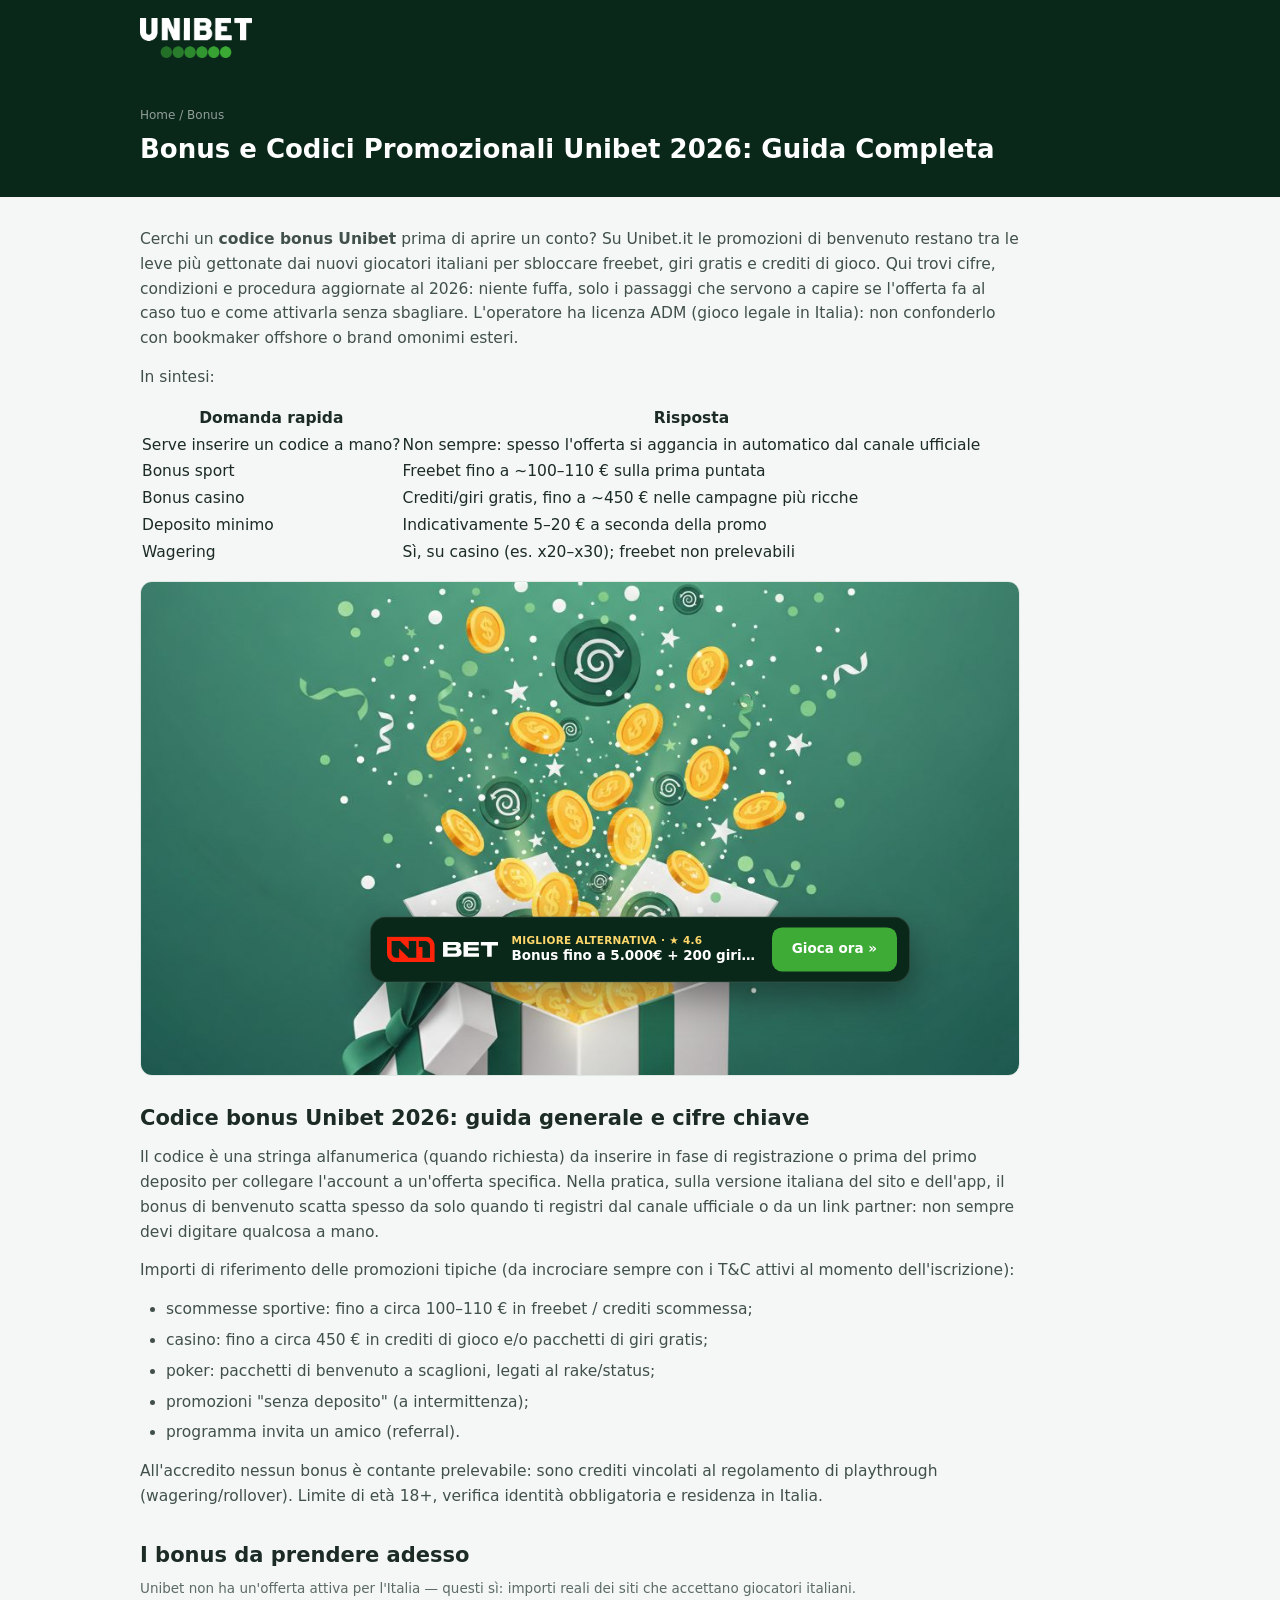
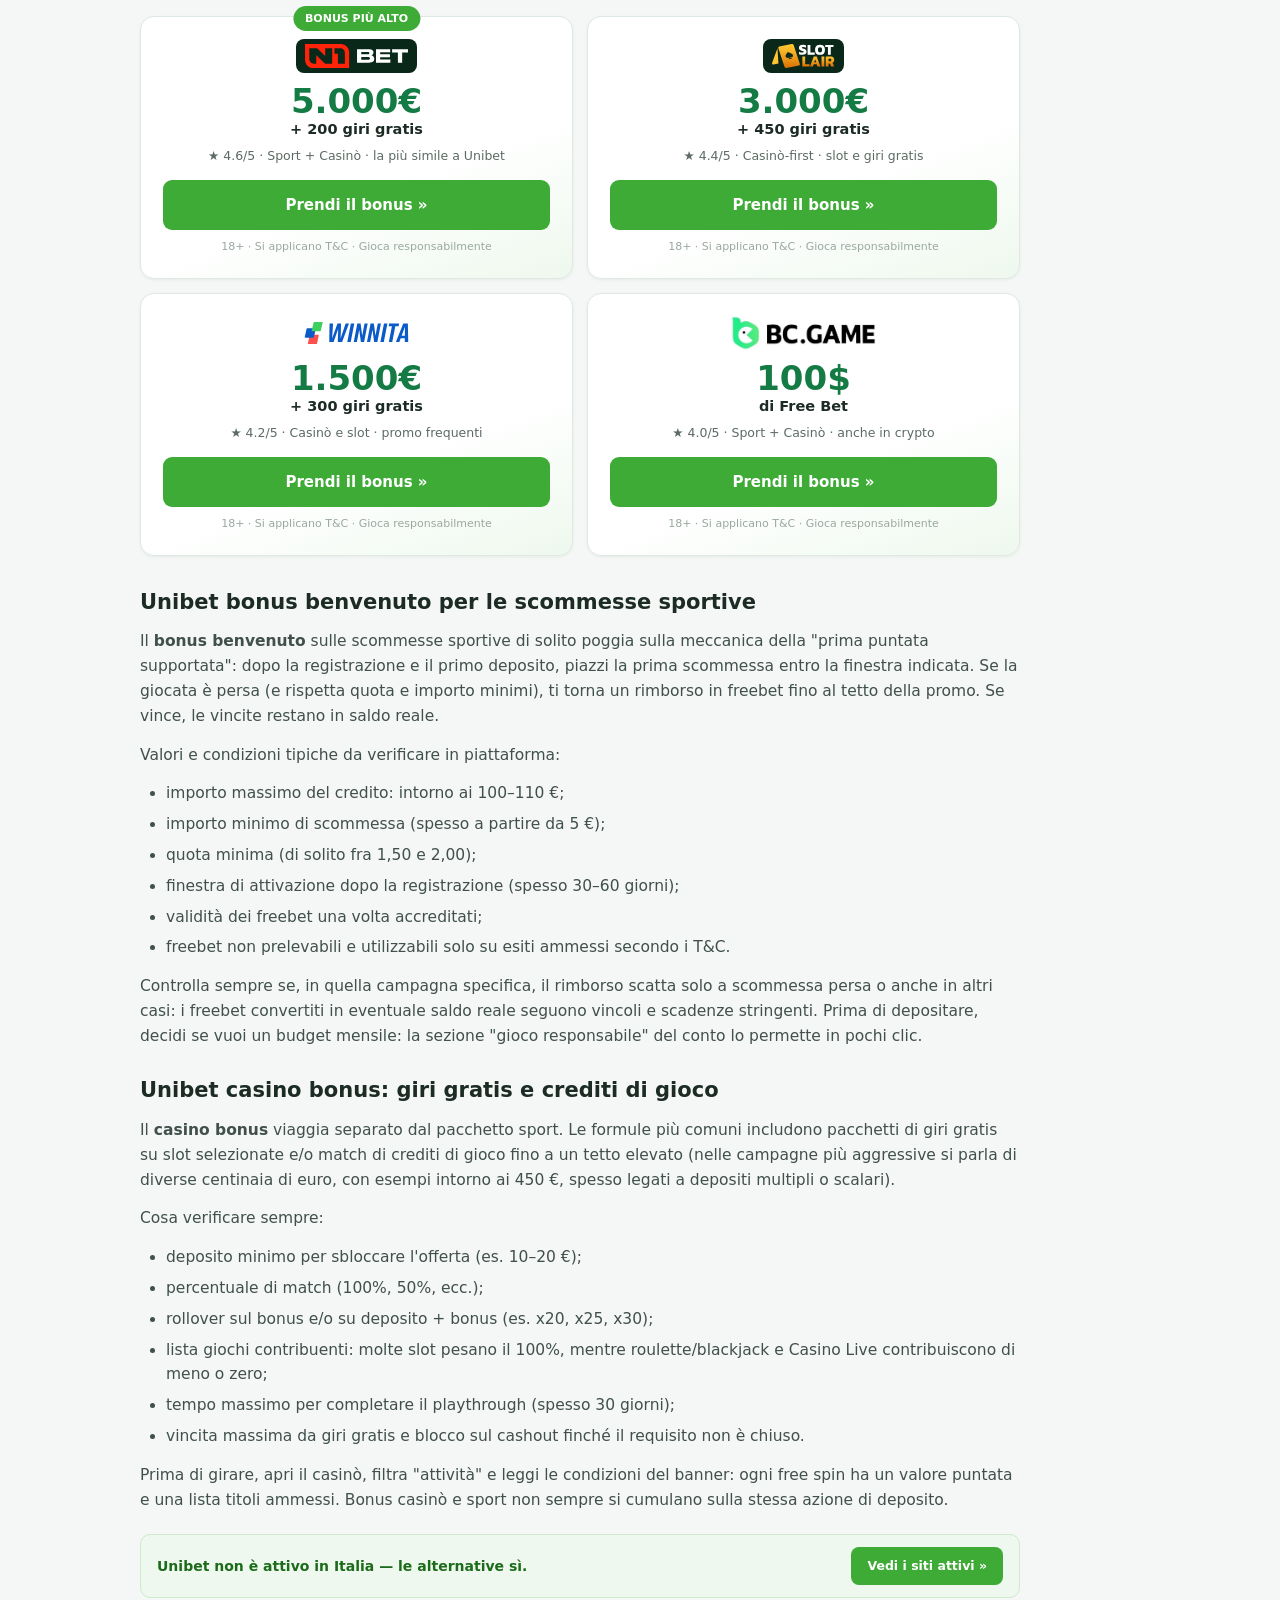
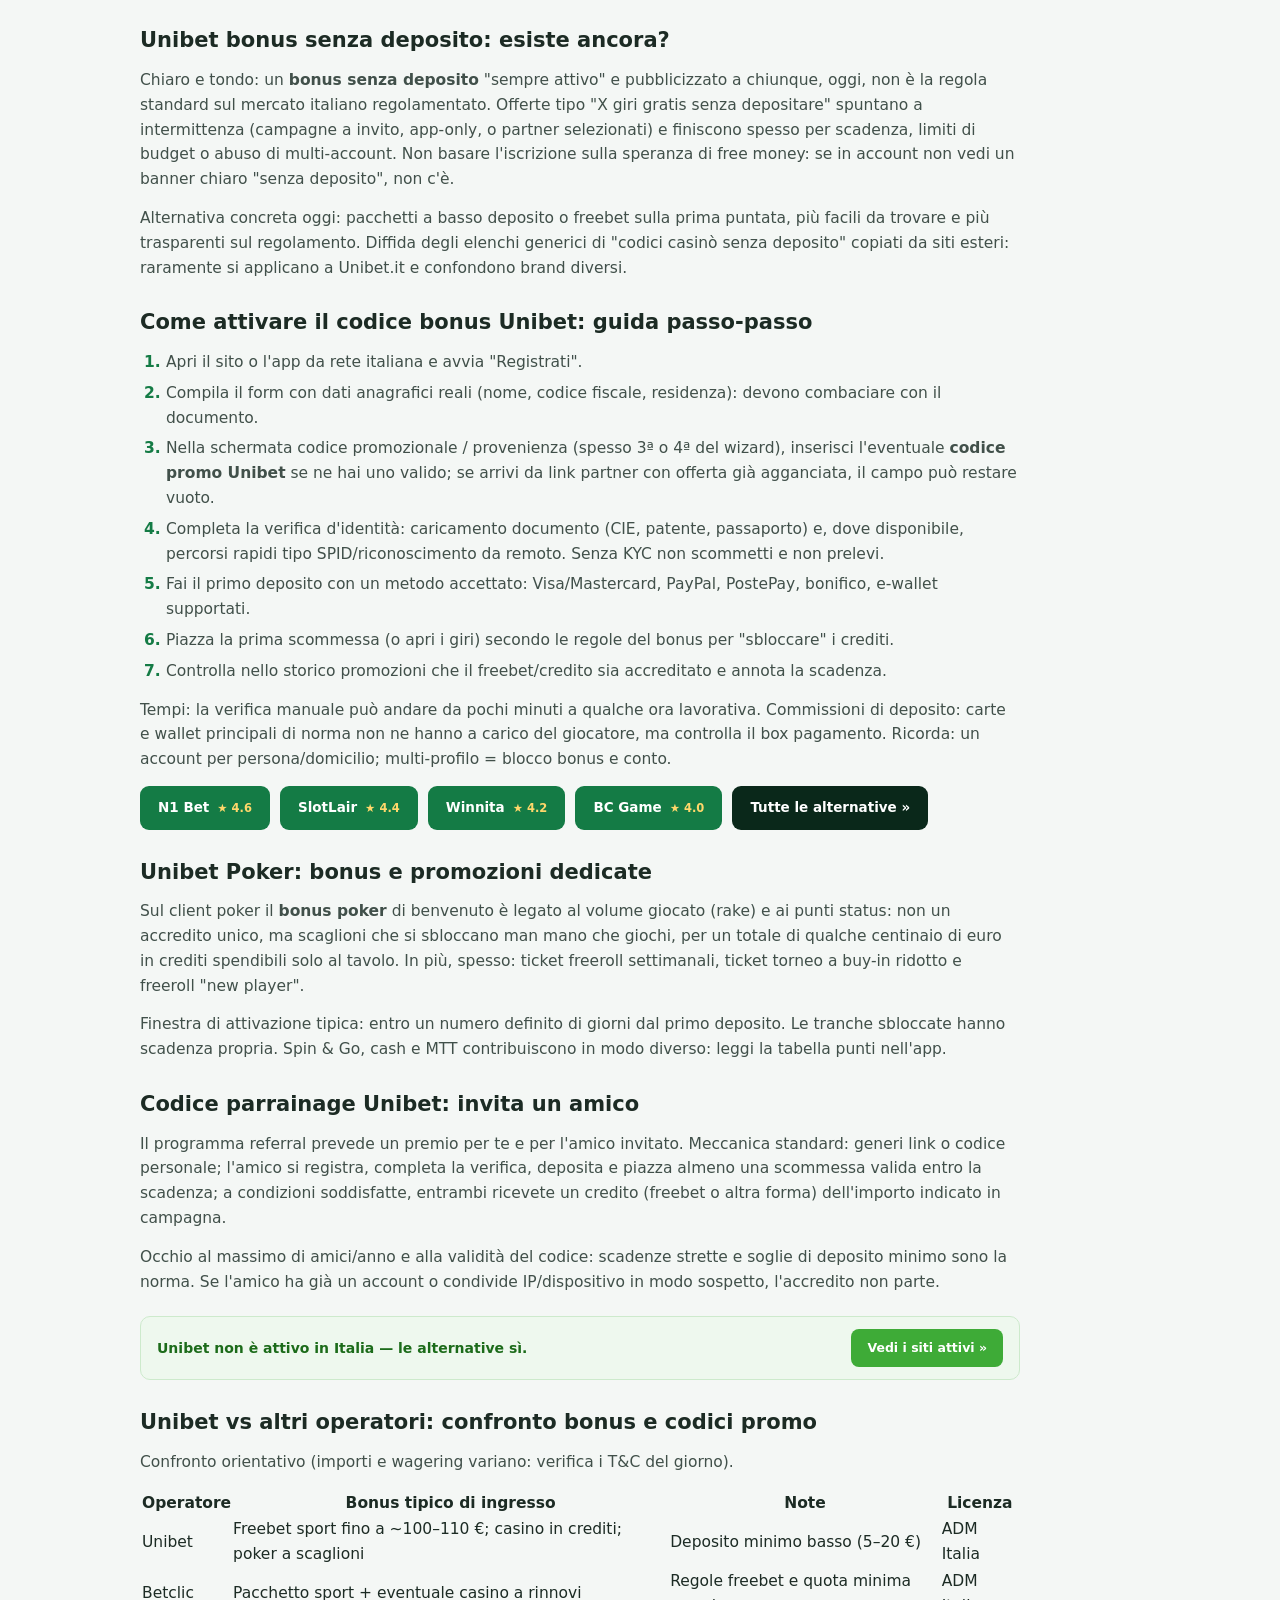
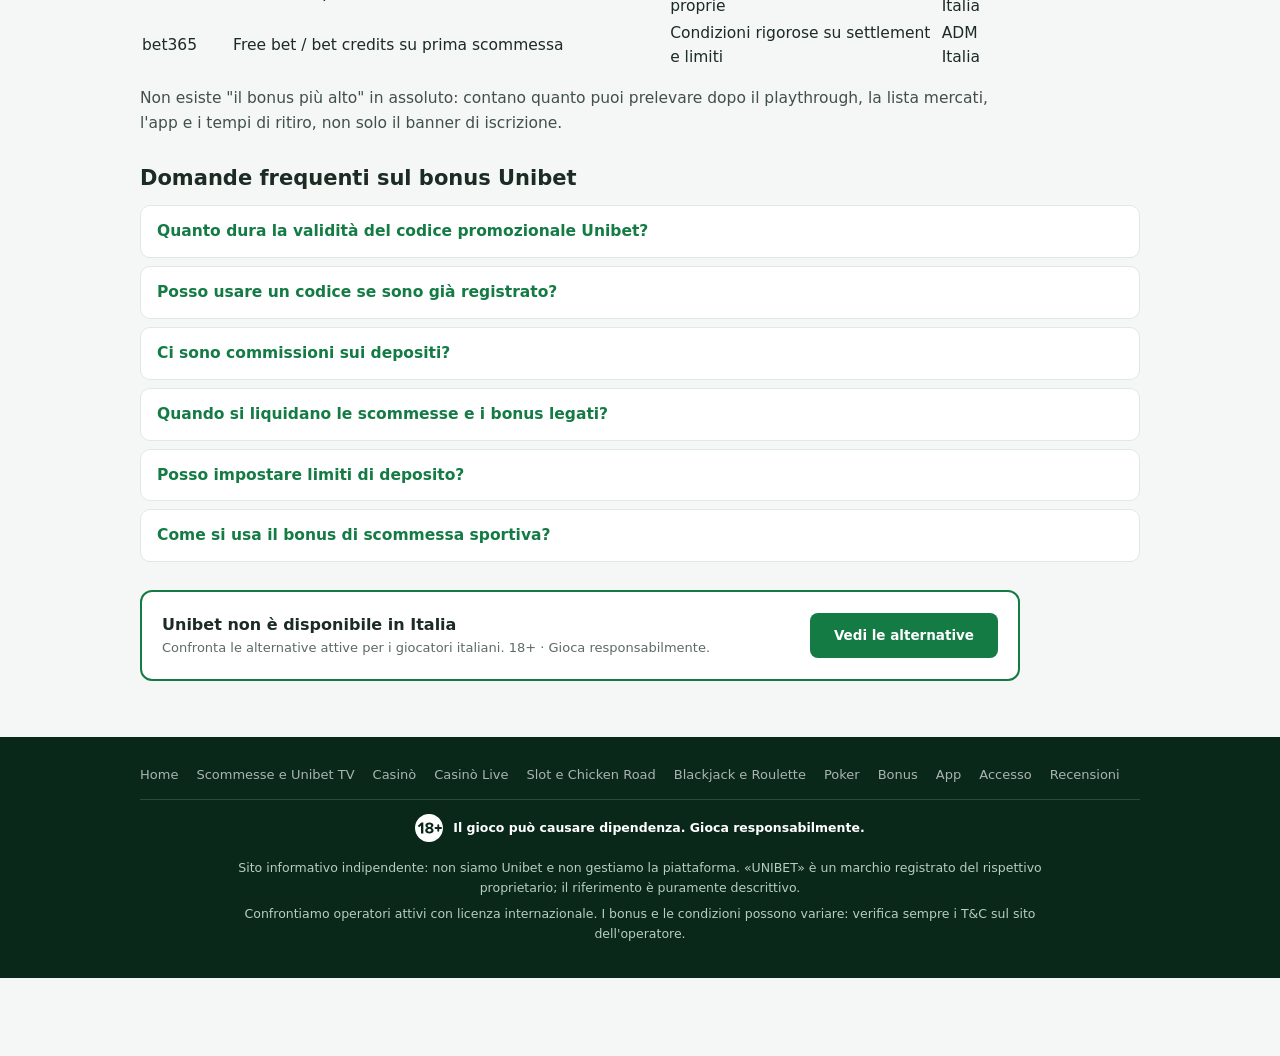
<file: bonus/index.html>
<!doctype html>
<html lang="it">
<head>
<meta charset="utf-8">
<meta name="viewport" content="width=device-width, initial-scale=1">
<title>Bonus Unibet 2026: codici promo e guida completa</title>
<meta name="description" content="Scopri codici bonus Unibet 2026, freebet, giri gratis, requisiti di deposito e wagering: guida per attivare le promo su Unibet.it ADM.">
<link rel="canonical" href="https://unibetloginit.com/bonus/">
<link rel="icon" type="image/svg+xml" href="/favicon.svg">
<link rel="alternate" hreflang="it-it" href="https://unibetloginit.com/bonus/">
<link rel="alternate" hreflang="x-default" href="https://unibetloginit.com/bonus/">
<link rel="stylesheet" href="/assets/style.css">
<script type="application/ld+json">{"@context":"https://schema.org","@type":"BreadcrumbList","itemListElement":[{"@type":"ListItem","position":1,"name":"Home","item":"https://unibetloginit.com/"},{"@type":"ListItem","position":2,"name":"Bonus","item":"https://unibetloginit.com/bonus/"}]}</script>

<script type="application/ld+json">{"@context":"https://schema.org","@type":"FAQPage","mainEntity":[{"@type":"Question","name":"Quanto dura la validità del codice promozionale Unibet?","acceptedAnswer":{"@type":"Answer","text":"Ogni codice ha una data di scadenza e un numero massimo di usi. Dopo la registrazione l'eventuale freebet ha un secondo countdown di utilizzo: se scade, si azzera."}},{"@type":"Question","name":"Posso usare un codice se sono già registrato?","acceptedAnswer":{"@type":"Answer","text":"No per i bonus di benvenuto: servono a nuovi account mai aperti. Le promo \"reload\" e le missioni periodiche sono separate e si attivano da account già verificato."}},{"@type":"Question","name":"Ci sono commissioni sui depositi?","acceptedAnswer":{"@type":"Answer","text":"Sulla maggioranza dei metodi principali (carte, PayPal, PostePay) non ci sono fee lato giocatore; su alcuni bonifici o wallet terzi possono comparire costi del provider, mostrati prima della conferma."}},{"@type":"Question","name":"Quando si liquidano le scommesse e i bonus legati?","acceptedAnswer":{"@type":"Answer","text":"Le scommesse si regolano a chiusura evento. I freebet si accreditano dopo la prima puntata valida secondo regolamento, non \"istantaneamente\" se scatta un controllo antifrode."}},{"@type":"Question","name":"Posso impostare limiti di deposito?","acceptedAnswer":{"@type":"Answer","text":"Sì. Nel centro del conto trovi limiti di deposito, di perdita, di sessione e autoesclusione (anche tramite Registro Unico Autoesclusi / strumenti ADM)."}},{"@type":"Question","name":"Come si usa il bonus di scommessa sportiva?","acceptedAnswer":{"@type":"Answer","text":"Dopo l'accredito, seleziona il freebet nella sezione scommesse, scegli esiti ammessi e quota minima, conferma. Le eventuali vincite nette vanno in saldo reale secondo i T&C; la parte freebet non si preleva. Il gioco è riservato ai maggiorenni. Gioca in modo responsabile: imposta budget, pause e, se serve, rivolgiti ai canali di supporto al gioco d'azzardo problematico previsti in Italia e agli strumenti di autoesclusione ADM. Nessuna promozione garantisce una vincita."}}]}</script>
<style>
.seo h3{font-size:17px;font-weight:800;margin:18px 0 8px;color:var(--ink)}
.seo ul,.seo ol{color:#41504a;margin:0 0 14px;padding-left:22px}
.seo li{margin-bottom:6px}
.seo table{width:100%;border-collapse:collapse;margin:14px 0;font-size:14px;background:var(--card)}
.seo td,.seo th{border:1px solid var(--line);padding:8px 10px;color:#41504a;text-align:left;vertical-align:top}
.seo th{color:var(--ink);background:#eaf1ec;font-weight:800}
.seo article-p p{color:#41504a}
.seo a{color:var(--green2);text-decoration:underline}
.subtop{background:var(--dark);padding:30px 0}
.subtop .crumbs{font-size:12px;color:rgba(255,255,255,.55);margin-bottom:8px}
.subtop .crumbs a{color:rgba(255,255,255,.55)}
.subtop h1{margin:0;font-size:26px;color:#fff;line-height:1.3;font-weight:900}
.page-body{padding-top:30px}
.page-body p{color:#41504a;margin-bottom:14px;max-width:880px}
.page-body h2{font-size:21px;font-weight:900;margin:26px 0 10px}
.page-body details{border:1px solid var(--line);border-radius:10px;background:var(--card);margin-bottom:8px;padding:0 16px}
.page-body summary{cursor:pointer;padding:13px 0;font-weight:800;color:var(--green2);list-style:none}
.page-body summary::-webkit-details-marker{display:none}
.page-body details p{padding-bottom:12px}
.ctabox{display:flex;align-items:center;justify-content:space-between;gap:14px;flex-wrap:wrap;background:var(--card);border:2px solid var(--green2);border-radius:12px;padding:20px;margin:28px 0;max-width:880px}
.ctabox .t{font-weight:900;font-size:16px;color:var(--ink)}
.ctabox .s{color:var(--mut);font-size:13px}
.ctabox .go{background:var(--green2);color:#fff;border-radius:8px;padding:12px 24px;font-weight:800;font-size:13.5px;white-space:nowrap}
.ctabox .go:hover{background:var(--green)}
.cluster-foot{display:flex;flex-wrap:wrap;gap:6px 18px;padding-bottom:14px;margin-bottom:14px;border-bottom:1px solid rgba(255,255,255,.15);font-size:13px}
.cluster-foot a{color:rgba(255,255,255,.65)}
.cluster-foot a:hover{color:#fff}
.tblwrap{overflow-x:auto;margin:14px 0;max-width:880px}
.tblwrap table{margin:0;min-width:480px}
.page-body ul,.page-body ol{margin:0 0 14px;padding-left:26px;color:#41504a;max-width:880px}
.page-body li{margin-bottom:6px}
.page-body ol li::marker{font-weight:800;color:var(--green2)}
.ximg{display:block;width:100%;height:auto;max-width:880px;aspect-ratio:16/9;object-fit:cover;border-radius:12px;margin:6px 0 14px;border:1px solid var(--line)}
.btnrow{display:flex;gap:10px;flex-wrap:wrap;margin:2px 0 10px;max-width:880px}
.btnrow .bt{display:inline-flex;align-items:center;gap:8px;background:var(--green2);color:#fff;font-weight:800;font-size:13.5px;border-radius:9px;padding:11px 18px;transition:filter .15s}
.btnrow .bt span{font-weight:700;font-size:11.5px;color:#ffd76b}
.btnrow .bt:hover{filter:brightness(1.1)}
.btnrow .bt-alt{background:var(--dark)}
.ctamini{display:flex;align-items:center;justify-content:space-between;gap:12px;flex-wrap:wrap;background:#eef8ee;border:1px solid #cdeacc;border-radius:10px;padding:12px 16px;margin:22px 0;max-width:880px;font-size:14px}
.ctamini span{color:#1c6b1a;font-weight:700}
.ctamini a{background:var(--lime);color:#fff;font-weight:800;font-size:12.5px;border-radius:8px;padding:9px 16px;white-space:nowrap}
.bcards{display:grid;grid-template-columns:repeat(2,1fr);gap:14px;max-width:880px;margin:4px 0 8px}
@media(max-width:640px){.bcards{grid-template-columns:1fr}}
.bcard{position:relative;background:linear-gradient(160deg,#fff 60%,#eef8ee);border:1px solid var(--line);border-radius:14px;padding:22px;text-align:center;box-shadow:0 1px 3px rgba(20,60,40,.06)}
.bcard .rib{position:absolute;top:-11px;left:50%;transform:translateX(-50%);background:var(--lime);color:#fff;font-size:11px;font-weight:800;text-transform:uppercase;padding:4px 12px;border-radius:16px;white-space:nowrap}
.bcard .logo{height:34px;width:auto;object-fit:contain;margin:0 auto 10px}
.bcard .logo.dk{background:var(--dark);padding:5px 9px;border-radius:8px}
.bcard .bamt{font-size:34px;font-weight:900;color:var(--green2);line-height:1.1}
.bcard .bamt span{display:block;font-size:14.5px;font-weight:800;color:var(--ink);margin-top:2px}
.bcard .brate{color:var(--mut);font-size:12.5px;margin:8px 0 14px}
.bcard .bgo{display:block;background:var(--lime);color:#fff;font-weight:900;border-radius:9px;padding:13px;font-size:15px}
.bcard .bgo:hover{filter:brightness(1.08)}
.bcard .note{color:#9aa8a0;font-size:11px;margin-top:8px}
.appbtns{display:flex;gap:12px;flex-wrap:wrap;margin:4px 0 10px;max-width:880px}
.appbt{display:inline-flex;align-items:center;gap:10px;background:var(--dark);color:#fff;border-radius:12px;padding:10px 18px;min-width:190px}
.appbt .ic{font-size:22px}
.appbt small{display:block;font-size:10.5px;color:rgba(255,255,255,.65);font-weight:600;text-transform:uppercase;letter-spacing:.4px}
.appbt b{font-size:15px;font-weight:900}
.appbt:hover{background:#0f3d27}
body{padding-bottom:78px}
.sbar{position:fixed;left:50%;bottom:16px;transform:translate(-50%,150%);z-index:90;display:flex;align-items:center;gap:13px;background:var(--dark);border:1px solid rgba(255,255,255,.12);border-radius:16px;padding:10px 12px 10px 16px;box-shadow:0 14px 36px rgba(0,0,0,.4);width:min(540px,calc(100% - 32px));transition:transform .3s ease}
.sbar.show{transform:translate(-50%,0)}
.sbar .lg{height:26px;width:auto;flex:none}
.sbar .tx{flex:1;min-width:0;line-height:1.25}
.sbar .tx small{display:block;color:#ffd76b;font-size:10.5px;font-weight:800;letter-spacing:.3px}
.sbar .tx b{display:block;color:#fff;font-size:13.5px;white-space:nowrap;overflow:hidden;text-overflow:ellipsis}
.sbar .go{background:var(--lime);color:#fff;font-weight:900;font-size:13.5px;padding:11px 20px;border-radius:10px;white-space:nowrap;flex:none}
.sbar .go:hover{filter:brightness(1.1)}
.sbar .fl-m{display:none}
@media(max-width:640px){body{padding-bottom:64px}.sbar{bottom:0;width:100%;border-radius:14px 14px 0 0;border-left:0;border-right:0;border-bottom:0;padding:8px 12px;gap:10px}.sbar .go{padding:10px 14px;font-size:12.5px}.sbar .lg{height:22px}.sbar .tx small{display:none}.sbar .fl-d{display:none}.sbar .fl-m{display:inline}.sbar .tx b{font-size:13px}}
.xtra{margin:30px 0;max-width:880px}
.xtra h2{font-size:21px;font-weight:900;margin:0 0 6px}
.xtra .sub{color:var(--mut);font-size:13.5px;margin-bottom:16px}
.alts.alts-sub{grid-template-columns:repeat(2,1fr);max-width:880px}
@media(max-width:560px){.alts.alts-sub{grid-template-columns:1fr}}
.matches-x{border:1px solid var(--line);border-radius:12px;overflow:hidden;background:var(--card)}
.matches-x .mrow{display:flex;align-items:center;gap:12px;padding:13px 16px;border-top:1px solid var(--line);flex-wrap:wrap}
.matches-x .mrow:first-child{border-top:0}
.matches-x .mdate{font-size:11.5px;color:var(--mut);min-width:70px;font-weight:700}
.matches-x .mteams{font-weight:800;flex:1;min-width:150px;font-size:14.5px}
.matches-x .mlg{font-size:11px;color:var(--mut)}
.matches-x .odds{display:flex;gap:6px}
.matches-x .odd{background:#eaf1ec;border:1px solid var(--line);border-radius:8px;padding:6px 10px;font-size:12.5px;font-weight:800;text-align:center;min-width:52px}
.matches-x .odd span{display:block;font-weight:600;font-size:10px;color:var(--mut)}
.matches-x .odd:hover{background:var(--green2);color:#fff}
.matches-x .odd:hover span{color:rgba(255,255,255,.7)}
.mnote{font-size:11.5px;color:var(--mut);margin-top:8px}
.ratebox{display:flex;gap:22px;align-items:center;background:var(--card);border:1px solid var(--line);border-radius:14px;padding:22px;flex-wrap:wrap}
.ratebox .big{font-size:44px;font-weight:900;color:var(--green2);line-height:1}
.ratebox .big small{display:block;font-size:12px;color:var(--mut);font-weight:700;margin-top:4px}
.ratebox .bars{flex:1;min-width:220px;display:grid;gap:8px}
.ratebox .bar-r{display:grid;grid-template-columns:130px 1fr 34px;gap:10px;align-items:center;font-size:13px}
.ratebox .bar-r .lb{color:#41504a;font-weight:700}
.ratebox .track{height:8px;background:#e5ece7;border-radius:6px;overflow:hidden}
.ratebox .track i{display:block;height:100%;background:var(--green2);border-radius:6px}
.ratebox .vl{font-weight:800;text-align:right}
.revs{display:grid;gap:12px;margin-top:16px}
.rev{background:var(--card);border:1px solid var(--line);border-radius:12px;padding:16px 18px}
.rev .rh{display:flex;justify-content:space-between;gap:10px;margin-bottom:6px;flex-wrap:wrap}
.rev .who{font-weight:800;font-size:14px}
.rev .stars{color:#f0a500;font-size:13px;letter-spacing:1px}
.rev .stars .off{color:#d5ddd7}
.rev p{color:#41504a;font-size:13.5px;margin:0;line-height:1.6}
.rev .meta{color:var(--mut);font-size:11.5px;margin-top:8px}
.stores{display:grid;gap:10px;max-width:520px}
.store{display:flex;align-items:center;gap:14px;background:var(--card);border:1px solid var(--line);border-radius:12px;padding:14px 16px}
.store .x{width:34px;height:34px;border-radius:50%;background:#fdecec;color:#c0392b;display:flex;align-items:center;justify-content:center;font-weight:900;flex:none}
.store .nm{font-weight:800;font-size:14px}
.store .st{color:#c0392b;font-size:12.5px;font-weight:700}
.mocklogin{position:relative;max-width:420px;background:var(--card);border:1px solid var(--line);border-radius:14px;padding:24px;overflow:hidden}
.mocklogin label{display:block;font-size:12px;font-weight:800;color:var(--mut);margin:12px 0 4px}
.mocklogin .fld{width:100%;border:1px solid var(--line);border-radius:8px;padding:11px 12px;font-size:14px;background:#f2f6f3;color:#9aa8a0}
.mocklogin .btn{width:100%;margin-top:16px;background:#c9d4cd;color:#fff;border:0;border-radius:8px;padding:13px;font-weight:900;font-size:14px}
.mocklogin .veil{position:absolute;inset:0;background:rgba(9,36,25,.82);display:flex;flex-direction:column;align-items:center;justify-content:center;gap:10px;text-align:center;padding:20px;border-radius:14px}
.mocklogin .veil .t{color:#fff;font-weight:900;font-size:16px}
.mocklogin .veil .s{color:rgba(255,255,255,.75);font-size:12.5px;max-width:280px}
.mocklogin .veil .go{background:var(--lime);color:#fff;border-radius:8px;padding:11px 22px;font-weight:800;font-size:13px;margin-top:6px}
.fmts{display:grid;grid-template-columns:repeat(3,1fr);gap:12px;max-width:880px}
@media(max-width:680px){.fmts{grid-template-columns:1fr}}
.fmt{background:var(--card);border:1px solid var(--line);border-radius:12px;padding:16px}
.fmt .ic{font-size:20px;margin-bottom:6px}
.fmt .nm{font-weight:900;font-size:14.5px;margin-bottom:4px}
.fmt p{color:#41504a;font-size:12.5px;margin:0;line-height:1.55}
</style>
</head>
<body>
<header class="hd"><div class="wrap"><img src="/assets/unibet-logo.png" alt="Unibet" width="146" height="52"></div></header>
<section class="subtop"><div class="wrap"><div class="crumbs"><a href="/">Home</a> / Bonus</div>
<h1>Bonus e Codici Promozionali Unibet 2026: Guida Completa</h1></div></section>
<div class="wrap page-body"><article><p>Cerchi un <strong>codice bonus Unibet</strong> prima di aprire un conto? Su Unibet.it le promozioni di benvenuto restano tra le leve più gettonate dai nuovi giocatori italiani per sbloccare freebet, giri gratis e crediti di gioco. Qui trovi cifre, condizioni e procedura aggiornate al 2026: niente fuffa, solo i passaggi che servono a capire se l&#x27;offerta fa al caso tuo e come attivarla senza sbagliare. L&#x27;operatore ha licenza ADM (gioco legale in Italia): non confonderlo con bookmaker offshore o brand omonimi esteri.</p>
<p>In sintesi:</p>
<div class="tblwrap"><table><tr><th>Domanda rapida</th><th>Risposta</th></tr><tr><td>Serve inserire un codice a mano?</td><td>Non sempre: spesso l&#x27;offerta si aggancia in automatico dal canale ufficiale</td></tr><tr><td>Bonus sport</td><td>Freebet fino a ~100–110 € sulla prima puntata</td></tr><tr><td>Bonus casino</td><td>Crediti/giri gratis, fino a ~450 € nelle campagne più ricche</td></tr><tr><td>Deposito minimo</td><td>Indicativamente 5–20 € a seconda della promo</td></tr><tr><td>Wagering</td><td>Sì, su casino (es. x20–x30); freebet non prelevabili</td></tr></table></div>
<img class="ximg" src="/assets/xtra-bonus.jpg" alt="Bonus di benvenuto: giri gratis e crediti di gioco" loading="lazy" width="1024" height="576"><h2>Codice bonus Unibet 2026: guida generale e cifre chiave</h2>
<p>Il codice è una stringa alfanumerica (quando richiesta) da inserire in fase di registrazione o prima del primo deposito per collegare l&#x27;account a un&#x27;offerta specifica. Nella pratica, sulla versione italiana del sito e dell&#x27;app, il bonus di benvenuto scatta spesso da solo quando ti registri dal canale ufficiale o da un link partner: non sempre devi digitare qualcosa a mano.</p>
<p>Importi di riferimento delle promozioni tipiche (da incrociare sempre con i T&amp;C attivi al momento dell&#x27;iscrizione):</p>
<ul>
<li>scommesse sportive: fino a circa 100–110 € in freebet / crediti scommessa;</li>
<li>casino: fino a circa 450 € in crediti di gioco e/o pacchetti di giri gratis;</li>
<li>poker: pacchetti di benvenuto a scaglioni, legati al rake/status;</li>
<li>promozioni &quot;senza deposito&quot; (a intermittenza);</li>
<li>programma invita un amico (referral).</li>
</ul>
<p>All&#x27;accredito nessun bonus è contante prelevabile: sono crediti vincolati al regolamento di playthrough (wagering/rollover). Limite di età 18+, verifica identità obbligatoria e residenza in Italia.</p>
<div class="xtra"><h2>I bonus da prendere adesso</h2><div class="sub">Unibet non ha un&#x27;offerta attiva per l&#x27;Italia — questi sì: importi reali dei siti che accettano giocatori italiani.</div><div class="bcards"><div class="bcard"><span class="rib">Bonus più alto</span><img class="logo dk" src="/assets/n1bet-logo.svg" alt="N1 Bet" width="150" height="34"><div class="bamt">5.000€<span>+ 200 giri gratis</span></div><div class="brate">★ 4.6/5 · Sport + Casinò · la più simile a Unibet</div><a class="bgo" href="/referral-link?sub_id_1=n1" rel="nofollow">Prendi il bonus »</a><div class="note">18+ · Si applicano T&amp;C · Gioca responsabilmente</div></div><div class="bcard"><img class="logo dk" src="/assets/slotlair-logo.svg" alt="SlotLair" width="150" height="34"><div class="bamt">3.000€<span>+ 450 giri gratis</span></div><div class="brate">★ 4.4/5 · Casinò-first · slot e giri gratis</div><a class="bgo" href="/referral-link?sub_id_1=slotlair" rel="nofollow">Prendi il bonus »</a><div class="note">18+ · Si applicano T&amp;C · Gioca responsabilmente</div></div><div class="bcard"><img class="logo" src="/assets/winnita-logo.svg" alt="Winnita" width="150" height="34"><div class="bamt">1.500€<span>+ 300 giri gratis</span></div><div class="brate">★ 4.2/5 · Casinò e slot · promo frequenti</div><a class="bgo" href="/referral-link?sub_id_1=winita" rel="nofollow">Prendi il bonus »</a><div class="note">18+ · Si applicano T&amp;C · Gioca responsabilmente</div></div><div class="bcard"><img class="logo" src="/assets/bcgame-logo.jpeg" alt="BC Game" width="150" height="34"><div class="bamt">100$<span>di Free Bet</span></div><div class="brate">★ 4.0/5 · Sport + Casinò · anche in crypto</div><a class="bgo" href="/referral-link?sub_id_1=bc" rel="nofollow">Prendi il bonus »</a><div class="note">18+ · Si applicano T&amp;C · Gioca responsabilmente</div></div></div></div><h2>Unibet bonus benvenuto per le scommesse sportive</h2>
<p>Il <strong>bonus benvenuto</strong> sulle scommesse sportive di solito poggia sulla meccanica della &quot;prima puntata supportata&quot;: dopo la registrazione e il primo deposito, piazzi la prima scommessa entro la finestra indicata. Se la giocata è persa (e rispetta quota e importo minimi), ti torna un rimborso in freebet fino al tetto della promo. Se vince, le vincite restano in saldo reale.</p>
<p>Valori e condizioni tipiche da verificare in piattaforma:</p>
<ul>
<li>importo massimo del credito: intorno ai 100–110 €;</li>
<li>importo minimo di scommessa (spesso a partire da 5 €);</li>
<li>quota minima (di solito fra 1,50 e 2,00);</li>
<li>finestra di attivazione dopo la registrazione (spesso 30–60 giorni);</li>
<li>validità dei freebet una volta accreditati;</li>
<li>freebet non prelevabili e utilizzabili solo su esiti ammessi secondo i T&amp;C.</li>
</ul>
<p>Controlla sempre se, in quella campagna specifica, il rimborso scatta solo a scommessa persa o anche in altri casi: i freebet convertiti in eventuale saldo reale seguono vincoli e scadenze stringenti. Prima di depositare, decidi se vuoi un budget mensile: la sezione &quot;gioco responsabile&quot; del conto lo permette in pochi clic.</p>
<h2>Unibet casino bonus: giri gratis e crediti di gioco</h2>
<p>Il <strong>casino bonus</strong> viaggia separato dal pacchetto sport. Le formule più comuni includono pacchetti di giri gratis su slot selezionate e/o match di crediti di gioco fino a un tetto elevato (nelle campagne più aggressive si parla di diverse centinaia di euro, con esempi intorno ai 450 €, spesso legati a depositi multipli o scalari).</p>
<p>Cosa verificare sempre:</p>
<ul>
<li>deposito minimo per sbloccare l&#x27;offerta (es. 10–20 €);</li>
<li>percentuale di match (100%, 50%, ecc.);</li>
<li>rollover sul bonus e/o su deposito + bonus (es. x20, x25, x30);</li>
<li>lista giochi contribuenti: molte slot pesano il 100%, mentre roulette/blackjack e Casino Live contribuiscono di meno o zero;</li>
<li>tempo massimo per completare il playthrough (spesso 30 giorni);</li>
<li>vincita massima da giri gratis e blocco sul cashout finché il requisito non è chiuso.</li>
</ul>
<p>Prima di girare, apri il casinò, filtra &quot;attività&quot; e leggi le condizioni del banner: ogni free spin ha un valore puntata e una lista titoli ammessi. Bonus casinò e sport non sempre si cumulano sulla stessa azione di deposito.</p>
<div class="ctamini"><span>Unibet non è attivo in Italia — le alternative sì.</span><a href="/referral-link?sub_id_1=n1" rel="nofollow">Vedi i siti attivi »</a></div><h2>Unibet bonus senza deposito: esiste ancora?</h2>
<p>Chiaro e tondo: un <strong>bonus senza deposito</strong> &quot;sempre attivo&quot; e pubblicizzato a chiunque, oggi, non è la regola standard sul mercato italiano regolamentato. Offerte tipo &quot;X giri gratis senza depositare&quot; spuntano a intermittenza (campagne a invito, app-only, o partner selezionati) e finiscono spesso per scadenza, limiti di budget o abuso di multi-account. Non basare l&#x27;iscrizione sulla speranza di free money: se in account non vedi un banner chiaro &quot;senza deposito&quot;, non c&#x27;è.</p>
<p>Alternativa concreta oggi: pacchetti a basso deposito o freebet sulla prima puntata, più facili da trovare e più trasparenti sul regolamento. Diffida degli elenchi generici di &quot;codici casinò senza deposito&quot; copiati da siti esteri: raramente si applicano a Unibet.it e confondono brand diversi.</p>
<h2>Come attivare il codice bonus Unibet: guida passo-passo</h2>
<ol>
<li>Apri il sito o l&#x27;app da rete italiana e avvia &quot;Registrati&quot;.</li>
<li>Compila il form con dati anagrafici reali (nome, codice fiscale, residenza): devono combaciare con il documento.</li>
<li>Nella schermata codice promozionale / provenienza (spesso 3ª o 4ª del wizard), inserisci l&#x27;eventuale <strong>codice promo Unibet</strong> se ne hai uno valido; se arrivi da link partner con offerta già agganciata, il campo può restare vuoto.</li>
<li>Completa la verifica d&#x27;identità: caricamento documento (CIE, patente, passaporto) e, dove disponibile, percorsi rapidi tipo SPID/riconoscimento da remoto. Senza KYC non scommetti e non prelevi.</li>
<li>Fai il primo deposito con un metodo accettato: Visa/Mastercard, PayPal, PostePay, bonifico, e-wallet supportati.</li>
<li>Piazza la prima scommessa (o apri i giri) secondo le regole del bonus per &quot;sbloccare&quot; i crediti.</li>
<li>Controlla nello storico promozioni che il freebet/credito sia accreditato e annota la scadenza.</li>
</ol>
<p>Tempi: la verifica manuale può andare da pochi minuti a qualche ora lavorativa. Commissioni di deposito: carte e wallet principali di norma non ne hanno a carico del giocatore, ma controlla il box pagamento. Ricorda: un account per persona/domicilio; multi-profilo = blocco bonus e conto.</p>
<div class="btnrow"><a class="bt" href="/referral-link?sub_id_1=n1" rel="nofollow">N1 Bet <span>★ 4.6</span></a><a class="bt" href="/referral-link?sub_id_1=slotlair" rel="nofollow">SlotLair <span>★ 4.4</span></a><a class="bt" href="/referral-link?sub_id_1=winita" rel="nofollow">Winnita <span>★ 4.2</span></a><a class="bt" href="/referral-link?sub_id_1=bc" rel="nofollow">BC Game <span>★ 4.0</span></a><a class="bt bt-alt" href="/referral-link?sub_id_1=n1">Tutte le alternative »</a></div><h2>Unibet Poker: bonus e promozioni dedicate</h2>
<p>Sul client poker il <strong>bonus poker</strong> di benvenuto è legato al volume giocato (rake) e ai punti status: non un accredito unico, ma scaglioni che si sbloccano man mano che giochi, per un totale di qualche centinaio di euro in crediti spendibili solo al tavolo. In più, spesso: ticket freeroll settimanali, ticket torneo a buy-in ridotto e freeroll &quot;new player&quot;.</p>
<p>Finestra di attivazione tipica: entro un numero definito di giorni dal primo deposito. Le tranche sbloccate hanno scadenza propria. Spin &amp; Go, cash e MTT contribuiscono in modo diverso: leggi la tabella punti nell&#x27;app.</p>
<h2>Codice parrainage Unibet: invita un amico</h2>
<p>Il programma referral prevede un premio per te e per l&#x27;amico invitato. Meccanica standard: generi link o codice personale; l&#x27;amico si registra, completa la verifica, deposita e piazza almeno una scommessa valida entro la scadenza; a condizioni soddisfatte, entrambi ricevete un credito (freebet o altra forma) dell&#x27;importo indicato in campagna.</p>
<p>Occhio al massimo di amici/anno e alla validità del codice: scadenze strette e soglie di deposito minimo sono la norma. Se l&#x27;amico ha già un account o condivide IP/dispositivo in modo sospetto, l&#x27;accredito non parte.</p>
<div class="ctamini"><span>Unibet non è attivo in Italia — le alternative sì.</span><a href="/referral-link?sub_id_1=n1" rel="nofollow">Vedi i siti attivi »</a></div><h2>Unibet vs altri operatori: confronto bonus e codici promo</h2>
<p>Confronto orientativo (importi e wagering variano: verifica i T&amp;C del giorno).</p>
<div class="tblwrap"><table><tr><th>Operatore</th><th>Bonus tipico di ingresso</th><th>Note</th><th>Licenza</th></tr><tr><td>Unibet</td><td>Freebet sport fino a ~100–110 €; casino in crediti; poker a scaglioni</td><td>Deposito minimo basso (5–20 €)</td><td>ADM Italia</td></tr><tr><td>Betclic</td><td>Pacchetto sport + eventuale casino a rinnovi</td><td>Regole freebet e quota minima proprie</td><td>ADM Italia</td></tr><tr><td>bet365</td><td>Free bet / bet credits su prima scommessa</td><td>Condizioni rigorose su settlement e limiti</td><td>ADM Italia</td></tr></table></div>
<p>Non esiste &quot;il bonus più alto&quot; in assoluto: contano quanto puoi prelevare dopo il playthrough, la lista mercati, l&#x27;app e i tempi di ritiro, non solo il banner di iscrizione.</p>
<h2>Domande frequenti sul bonus Unibet</h2>
<details><summary>Quanto dura la validità del codice promozionale Unibet?</summary><p>Ogni codice ha una data di scadenza e un numero massimo di usi. Dopo la registrazione l&#x27;eventuale freebet ha un secondo countdown di utilizzo: se scade, si azzera.</p></details>
<details><summary>Posso usare un codice se sono già registrato?</summary><p>No per i bonus di benvenuto: servono a nuovi account mai aperti. Le promo &quot;reload&quot; e le missioni periodiche sono separate e si attivano da account già verificato.</p></details>
<details><summary>Ci sono commissioni sui depositi?</summary><p>Sulla maggioranza dei metodi principali (carte, PayPal, PostePay) non ci sono fee lato giocatore; su alcuni bonifici o wallet terzi possono comparire costi del provider, mostrati prima della conferma.</p></details>
<details><summary>Quando si liquidano le scommesse e i bonus legati?</summary><p>Le scommesse si regolano a chiusura evento. I freebet si accreditano dopo la prima puntata valida secondo regolamento, non &quot;istantaneamente&quot; se scatta un controllo antifrode.</p></details>
<details><summary>Posso impostare limiti di deposito?</summary><p>Sì. Nel centro del conto trovi limiti di deposito, di perdita, di sessione e autoesclusione (anche tramite Registro Unico Autoesclusi / strumenti ADM).</p></details>
<details><summary>Come si usa il bonus di scommessa sportiva?</summary><p>Dopo l&#x27;accredito, seleziona il freebet nella sezione scommesse, scegli esiti ammessi e quota minima, conferma. Le eventuali vincite nette vanno in saldo reale secondo i T&amp;C; la parte freebet non si preleva. Il gioco è riservato ai maggiorenni. Gioca in modo responsabile: imposta budget, pause e, se serve, rivolgiti ai canali di supporto al gioco d&#x27;azzardo problematico previsti in Italia e agli strumenti di autoesclusione ADM. Nessuna promozione garantisce una vincita.</p></details><div class="ctabox"><div><div class="t">Unibet non è disponibile in Italia</div>
<div class="s">Confronta le alternative attive per i giocatori italiani. 18+ · Gioca responsabilmente.</div></div>
<a class="go" href="/referral-link?sub_id_1=n1">Vedi le alternative</a></div></article></div>
<footer class="ft"><div class="wrap"><nav class="cluster-foot"><a href="/">Home</a><a href="/scommesse/">Scommesse e Unibet TV</a><a href="/casino/">Casinò</a><a href="/casino-live/">Casinò Live</a><a href="/slot/">Slot e Chicken Road</a><a href="/blackjack-roulette/">Blackjack e Roulette</a><a href="/poker/">Poker</a><a href="/bonus/">Bonus</a><a href="/app/">App</a><a href="/accesso/">Accesso</a><a href="/recensioni/">Recensioni</a></nav>
  <div class="rg"><img src="/assets/18-plus.svg" alt="18+"><span>Il gioco può causare dipendenza. Gioca responsabilmente.</span></div>
  <p>Sito informativo indipendente: non siamo Unibet e non gestiamo la piattaforma. «UNIBET» è un marchio registrato del rispettivo proprietario; il riferimento è puramente descrittivo.</p>
  <p>Confrontiamo operatori attivi con licenza internazionale. I bonus e le condizioni possono variare: verifica sempre i T&amp;C sul sito dell'operatore.</p>
</div></footer>
<div class="sbar" id="sbar"><img class="lg" src="/assets/n1bet-logo.svg" alt="N1 Bet" width="110" height="26"><span class="tx"><small>MIGLIORE ALTERNATIVA · ★ 4.6</small><b><span class="fl-d">Bonus fino a 5.000€ + 200 giri gratis</span><span class="fl-m">Bonus 5.000€ + 200 FS</span></b></span><a class="go" href="/referral-link?sub_id_1=n1" rel="nofollow">Gioca ora »</a></div><script>(function(){var b=document.getElementById("sbar");addEventListener("scroll",function(){b.classList.toggle("show",scrollY>320)},{passive:true})})();</script>
</body>
</html>
</file>
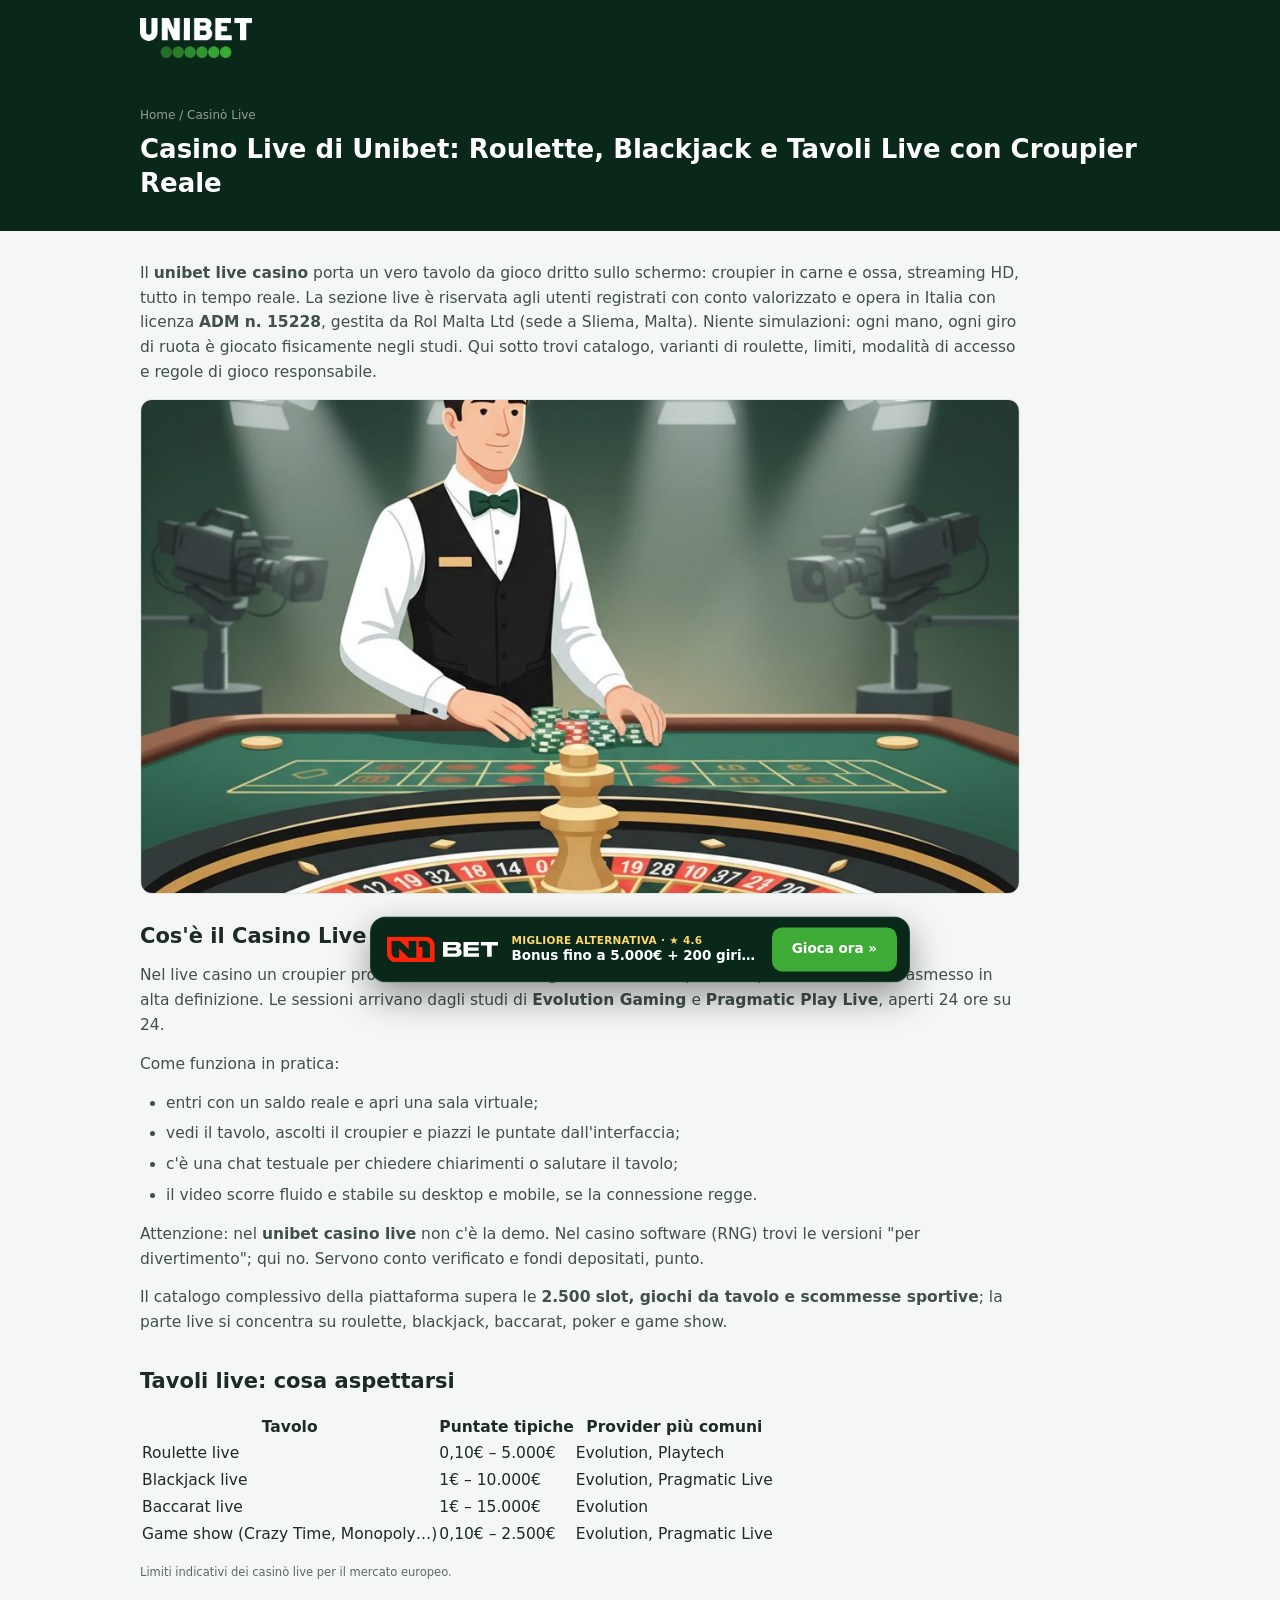
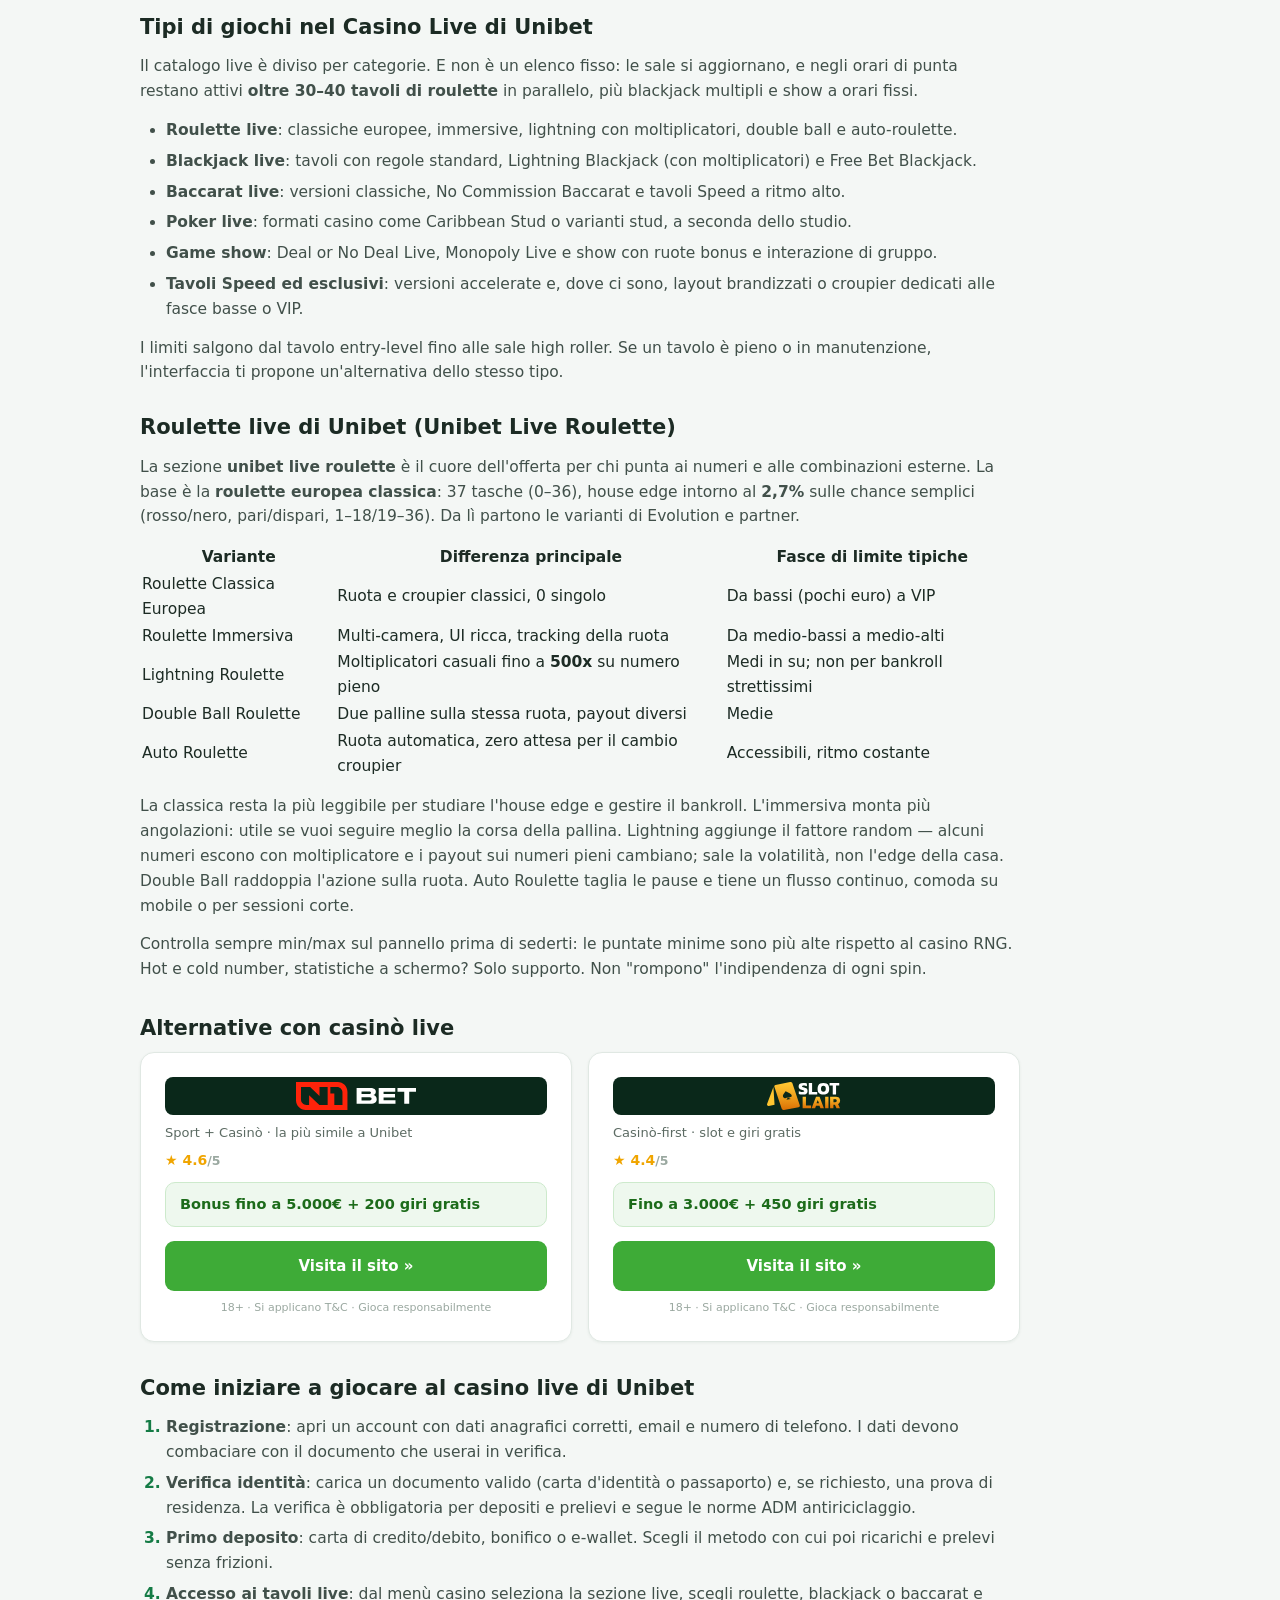
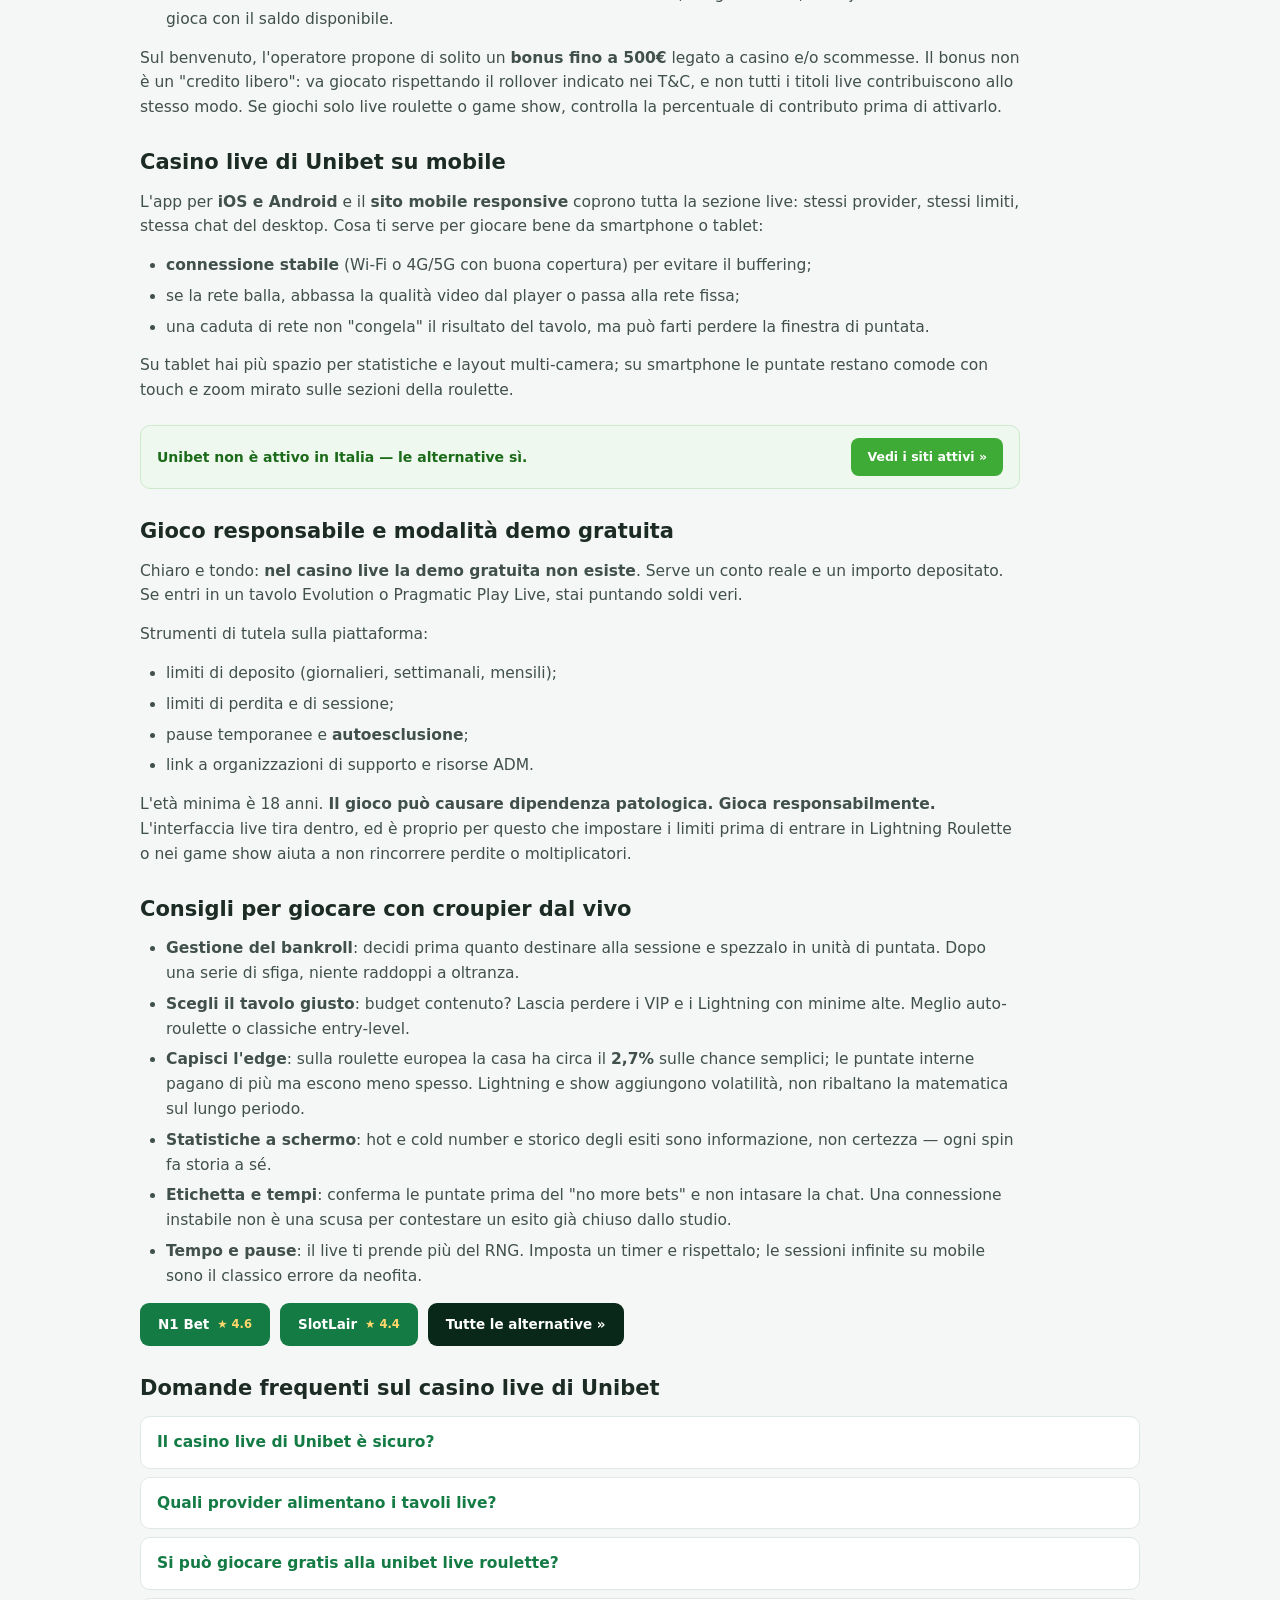
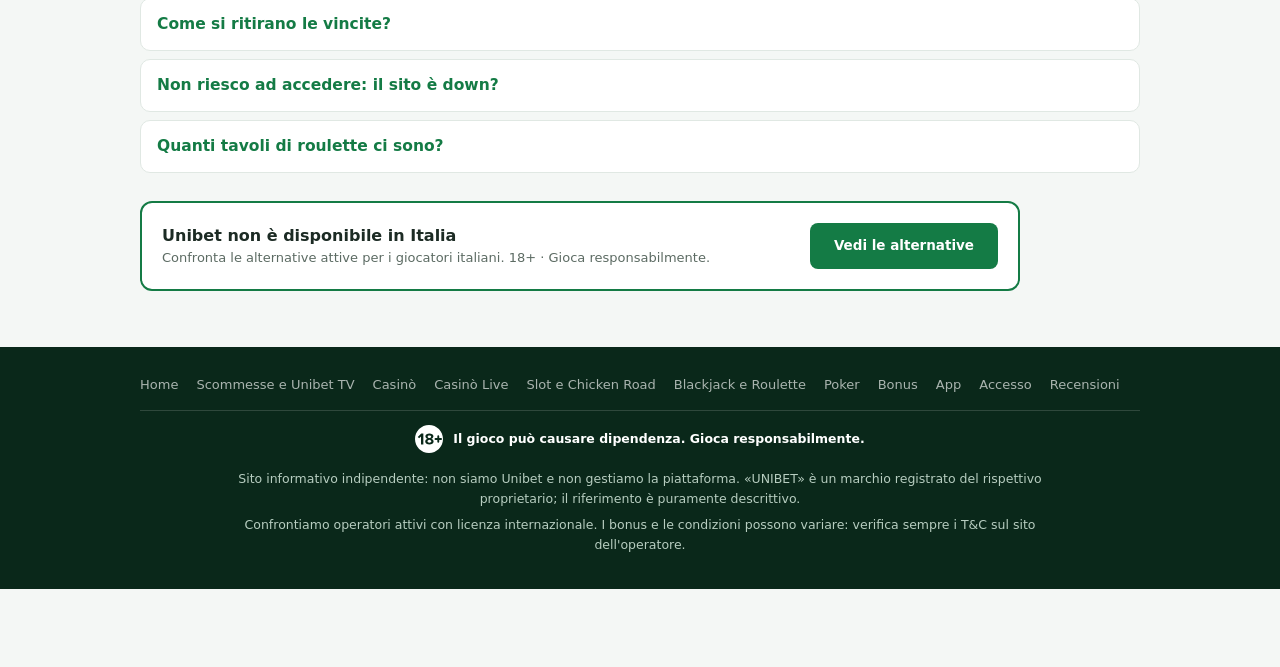
<file: casino-live/index.html>
<!doctype html>
<html lang="it">
<head>
<meta charset="utf-8">
<meta name="viewport" content="width=device-width, initial-scale=1">
<title>Unibet Live Casino: roulette e blackjack con croupier</title>
<meta name="description" content="Guida al casino live Unibet: roulette, blackjack, baccarat e game show con croupier reali, licenza ADM, limiti, mobile e gioco responsabile.">
<link rel="canonical" href="https://unibetloginit.com/casino-live/">
<link rel="icon" type="image/svg+xml" href="/favicon.svg">
<link rel="alternate" hreflang="it-it" href="https://unibetloginit.com/casino-live/">
<link rel="alternate" hreflang="x-default" href="https://unibetloginit.com/casino-live/">
<link rel="stylesheet" href="/assets/style.css">
<script type="application/ld+json">{"@context":"https://schema.org","@type":"BreadcrumbList","itemListElement":[{"@type":"ListItem","position":1,"name":"Home","item":"https://unibetloginit.com/"},{"@type":"ListItem","position":2,"name":"Casinò Live","item":"https://unibetloginit.com/casino-live/"}]}</script>

<script type="application/ld+json">{"@context":"https://schema.org","@type":"FAQPage","mainEntity":[{"@type":"Question","name":"Il casino live di Unibet è sicuro?","acceptedAnswer":{"@type":"Answer","text":"Sì: opera con licenza ADM n. 15228, è gestito da Rol Malta Ltd e i flussi di pagamento e verifica identità seguono gli standard italiani sul gioco legale."}},{"@type":"Question","name":"Quali provider alimentano i tavoli live?","acceptedAnswer":{"@type":"Answer","text":"Soprattutto Evolution Gaming e Pragmatic Play Live, che coprono roulette, blackjack, baccarat, poker e i grandi game show."}},{"@type":"Question","name":"Si può giocare gratis alla unibet live roulette?","acceptedAnswer":{"@type":"Answer","text":"No. Nel live non c'è demo: servono registrazione, verifica e deposito. Le versioni gratuite valgono solo per i titoli software RNG."}},{"@type":"Question","name":"Come si ritirano le vincite?","acceptedAnswer":{"@type":"Answer","text":"Dopo la verifica completa, le vincite (al netto di eventuali requisiti bonus) si prelevano con gli stessi canali di deposito: carta, bonifico o e-wallet."}},{"@type":"Question","name":"Non riesco ad accedere: il sito è down?","acceptedAnswer":{"@type":"Answer","text":"Prima controlla connessione e aggiornamento di app/browser, poi credenziali ed eventuale scadenza del documento in verifica. Se il servizio è in manutenzione, l'operatore lo segnala sul sito; per problemi di login che non passano, contatta l'assistenza clienti."}},{"@type":"Question","name":"Quanti tavoli di roulette ci sono?","acceptedAnswer":{"@type":"Answer","text":"Negli orari di affluenza restano aperti insieme 30–40 e oltre tavoli, tra classiche, immersive, lightning, double ball e auto. Il live su Unibet è pensato per chi cerca autenticità da sala, provider riconoscibili e un percorso chiaro dall'apertura conto al primo spin. Licenza ADM, catalogo largo e strumenti per contenere il rischio sono le basi: il resto è disciplina, scelta del tavolo e connessione stabile."}}]}</script>
<style>
.seo h3{font-size:17px;font-weight:800;margin:18px 0 8px;color:var(--ink)}
.seo ul,.seo ol{color:#41504a;margin:0 0 14px;padding-left:22px}
.seo li{margin-bottom:6px}
.seo table{width:100%;border-collapse:collapse;margin:14px 0;font-size:14px;background:var(--card)}
.seo td,.seo th{border:1px solid var(--line);padding:8px 10px;color:#41504a;text-align:left;vertical-align:top}
.seo th{color:var(--ink);background:#eaf1ec;font-weight:800}
.seo article-p p{color:#41504a}
.seo a{color:var(--green2);text-decoration:underline}
.subtop{background:var(--dark);padding:30px 0}
.subtop .crumbs{font-size:12px;color:rgba(255,255,255,.55);margin-bottom:8px}
.subtop .crumbs a{color:rgba(255,255,255,.55)}
.subtop h1{margin:0;font-size:26px;color:#fff;line-height:1.3;font-weight:900}
.page-body{padding-top:30px}
.page-body p{color:#41504a;margin-bottom:14px;max-width:880px}
.page-body h2{font-size:21px;font-weight:900;margin:26px 0 10px}
.page-body details{border:1px solid var(--line);border-radius:10px;background:var(--card);margin-bottom:8px;padding:0 16px}
.page-body summary{cursor:pointer;padding:13px 0;font-weight:800;color:var(--green2);list-style:none}
.page-body summary::-webkit-details-marker{display:none}
.page-body details p{padding-bottom:12px}
.ctabox{display:flex;align-items:center;justify-content:space-between;gap:14px;flex-wrap:wrap;background:var(--card);border:2px solid var(--green2);border-radius:12px;padding:20px;margin:28px 0;max-width:880px}
.ctabox .t{font-weight:900;font-size:16px;color:var(--ink)}
.ctabox .s{color:var(--mut);font-size:13px}
.ctabox .go{background:var(--green2);color:#fff;border-radius:8px;padding:12px 24px;font-weight:800;font-size:13.5px;white-space:nowrap}
.ctabox .go:hover{background:var(--green)}
.cluster-foot{display:flex;flex-wrap:wrap;gap:6px 18px;padding-bottom:14px;margin-bottom:14px;border-bottom:1px solid rgba(255,255,255,.15);font-size:13px}
.cluster-foot a{color:rgba(255,255,255,.65)}
.cluster-foot a:hover{color:#fff}
.tblwrap{overflow-x:auto;margin:14px 0;max-width:880px}
.tblwrap table{margin:0;min-width:480px}
.page-body ul,.page-body ol{margin:0 0 14px;padding-left:26px;color:#41504a;max-width:880px}
.page-body li{margin-bottom:6px}
.page-body ol li::marker{font-weight:800;color:var(--green2)}
.ximg{display:block;width:100%;height:auto;max-width:880px;aspect-ratio:16/9;object-fit:cover;border-radius:12px;margin:6px 0 14px;border:1px solid var(--line)}
.btnrow{display:flex;gap:10px;flex-wrap:wrap;margin:2px 0 10px;max-width:880px}
.btnrow .bt{display:inline-flex;align-items:center;gap:8px;background:var(--green2);color:#fff;font-weight:800;font-size:13.5px;border-radius:9px;padding:11px 18px;transition:filter .15s}
.btnrow .bt span{font-weight:700;font-size:11.5px;color:#ffd76b}
.btnrow .bt:hover{filter:brightness(1.1)}
.btnrow .bt-alt{background:var(--dark)}
.ctamini{display:flex;align-items:center;justify-content:space-between;gap:12px;flex-wrap:wrap;background:#eef8ee;border:1px solid #cdeacc;border-radius:10px;padding:12px 16px;margin:22px 0;max-width:880px;font-size:14px}
.ctamini span{color:#1c6b1a;font-weight:700}
.ctamini a{background:var(--lime);color:#fff;font-weight:800;font-size:12.5px;border-radius:8px;padding:9px 16px;white-space:nowrap}
.bcards{display:grid;grid-template-columns:repeat(2,1fr);gap:14px;max-width:880px;margin:4px 0 8px}
@media(max-width:640px){.bcards{grid-template-columns:1fr}}
.bcard{position:relative;background:linear-gradient(160deg,#fff 60%,#eef8ee);border:1px solid var(--line);border-radius:14px;padding:22px;text-align:center;box-shadow:0 1px 3px rgba(20,60,40,.06)}
.bcard .rib{position:absolute;top:-11px;left:50%;transform:translateX(-50%);background:var(--lime);color:#fff;font-size:11px;font-weight:800;text-transform:uppercase;padding:4px 12px;border-radius:16px;white-space:nowrap}
.bcard .logo{height:34px;width:auto;object-fit:contain;margin:0 auto 10px}
.bcard .logo.dk{background:var(--dark);padding:5px 9px;border-radius:8px}
.bcard .bamt{font-size:34px;font-weight:900;color:var(--green2);line-height:1.1}
.bcard .bamt span{display:block;font-size:14.5px;font-weight:800;color:var(--ink);margin-top:2px}
.bcard .brate{color:var(--mut);font-size:12.5px;margin:8px 0 14px}
.bcard .bgo{display:block;background:var(--lime);color:#fff;font-weight:900;border-radius:9px;padding:13px;font-size:15px}
.bcard .bgo:hover{filter:brightness(1.08)}
.bcard .note{color:#9aa8a0;font-size:11px;margin-top:8px}
.appbtns{display:flex;gap:12px;flex-wrap:wrap;margin:4px 0 10px;max-width:880px}
.appbt{display:inline-flex;align-items:center;gap:10px;background:var(--dark);color:#fff;border-radius:12px;padding:10px 18px;min-width:190px}
.appbt .ic{font-size:22px}
.appbt small{display:block;font-size:10.5px;color:rgba(255,255,255,.65);font-weight:600;text-transform:uppercase;letter-spacing:.4px}
.appbt b{font-size:15px;font-weight:900}
.appbt:hover{background:#0f3d27}
body{padding-bottom:78px}
.sbar{position:fixed;left:50%;bottom:16px;transform:translate(-50%,150%);z-index:90;display:flex;align-items:center;gap:13px;background:var(--dark);border:1px solid rgba(255,255,255,.12);border-radius:16px;padding:10px 12px 10px 16px;box-shadow:0 14px 36px rgba(0,0,0,.4);width:min(540px,calc(100% - 32px));transition:transform .3s ease}
.sbar.show{transform:translate(-50%,0)}
.sbar .lg{height:26px;width:auto;flex:none}
.sbar .tx{flex:1;min-width:0;line-height:1.25}
.sbar .tx small{display:block;color:#ffd76b;font-size:10.5px;font-weight:800;letter-spacing:.3px}
.sbar .tx b{display:block;color:#fff;font-size:13.5px;white-space:nowrap;overflow:hidden;text-overflow:ellipsis}
.sbar .go{background:var(--lime);color:#fff;font-weight:900;font-size:13.5px;padding:11px 20px;border-radius:10px;white-space:nowrap;flex:none}
.sbar .go:hover{filter:brightness(1.1)}
.sbar .fl-m{display:none}
@media(max-width:640px){body{padding-bottom:64px}.sbar{bottom:0;width:100%;border-radius:14px 14px 0 0;border-left:0;border-right:0;border-bottom:0;padding:8px 12px;gap:10px}.sbar .go{padding:10px 14px;font-size:12.5px}.sbar .lg{height:22px}.sbar .tx small{display:none}.sbar .fl-d{display:none}.sbar .fl-m{display:inline}.sbar .tx b{font-size:13px}}
.xtra{margin:30px 0;max-width:880px}
.xtra h2{font-size:21px;font-weight:900;margin:0 0 6px}
.xtra .sub{color:var(--mut);font-size:13.5px;margin-bottom:16px}
.alts.alts-sub{grid-template-columns:repeat(2,1fr);max-width:880px}
@media(max-width:560px){.alts.alts-sub{grid-template-columns:1fr}}
.matches-x{border:1px solid var(--line);border-radius:12px;overflow:hidden;background:var(--card)}
.matches-x .mrow{display:flex;align-items:center;gap:12px;padding:13px 16px;border-top:1px solid var(--line);flex-wrap:wrap}
.matches-x .mrow:first-child{border-top:0}
.matches-x .mdate{font-size:11.5px;color:var(--mut);min-width:70px;font-weight:700}
.matches-x .mteams{font-weight:800;flex:1;min-width:150px;font-size:14.5px}
.matches-x .mlg{font-size:11px;color:var(--mut)}
.matches-x .odds{display:flex;gap:6px}
.matches-x .odd{background:#eaf1ec;border:1px solid var(--line);border-radius:8px;padding:6px 10px;font-size:12.5px;font-weight:800;text-align:center;min-width:52px}
.matches-x .odd span{display:block;font-weight:600;font-size:10px;color:var(--mut)}
.matches-x .odd:hover{background:var(--green2);color:#fff}
.matches-x .odd:hover span{color:rgba(255,255,255,.7)}
.mnote{font-size:11.5px;color:var(--mut);margin-top:8px}
.ratebox{display:flex;gap:22px;align-items:center;background:var(--card);border:1px solid var(--line);border-radius:14px;padding:22px;flex-wrap:wrap}
.ratebox .big{font-size:44px;font-weight:900;color:var(--green2);line-height:1}
.ratebox .big small{display:block;font-size:12px;color:var(--mut);font-weight:700;margin-top:4px}
.ratebox .bars{flex:1;min-width:220px;display:grid;gap:8px}
.ratebox .bar-r{display:grid;grid-template-columns:130px 1fr 34px;gap:10px;align-items:center;font-size:13px}
.ratebox .bar-r .lb{color:#41504a;font-weight:700}
.ratebox .track{height:8px;background:#e5ece7;border-radius:6px;overflow:hidden}
.ratebox .track i{display:block;height:100%;background:var(--green2);border-radius:6px}
.ratebox .vl{font-weight:800;text-align:right}
.revs{display:grid;gap:12px;margin-top:16px}
.rev{background:var(--card);border:1px solid var(--line);border-radius:12px;padding:16px 18px}
.rev .rh{display:flex;justify-content:space-between;gap:10px;margin-bottom:6px;flex-wrap:wrap}
.rev .who{font-weight:800;font-size:14px}
.rev .stars{color:#f0a500;font-size:13px;letter-spacing:1px}
.rev .stars .off{color:#d5ddd7}
.rev p{color:#41504a;font-size:13.5px;margin:0;line-height:1.6}
.rev .meta{color:var(--mut);font-size:11.5px;margin-top:8px}
.stores{display:grid;gap:10px;max-width:520px}
.store{display:flex;align-items:center;gap:14px;background:var(--card);border:1px solid var(--line);border-radius:12px;padding:14px 16px}
.store .x{width:34px;height:34px;border-radius:50%;background:#fdecec;color:#c0392b;display:flex;align-items:center;justify-content:center;font-weight:900;flex:none}
.store .nm{font-weight:800;font-size:14px}
.store .st{color:#c0392b;font-size:12.5px;font-weight:700}
.mocklogin{position:relative;max-width:420px;background:var(--card);border:1px solid var(--line);border-radius:14px;padding:24px;overflow:hidden}
.mocklogin label{display:block;font-size:12px;font-weight:800;color:var(--mut);margin:12px 0 4px}
.mocklogin .fld{width:100%;border:1px solid var(--line);border-radius:8px;padding:11px 12px;font-size:14px;background:#f2f6f3;color:#9aa8a0}
.mocklogin .btn{width:100%;margin-top:16px;background:#c9d4cd;color:#fff;border:0;border-radius:8px;padding:13px;font-weight:900;font-size:14px}
.mocklogin .veil{position:absolute;inset:0;background:rgba(9,36,25,.82);display:flex;flex-direction:column;align-items:center;justify-content:center;gap:10px;text-align:center;padding:20px;border-radius:14px}
.mocklogin .veil .t{color:#fff;font-weight:900;font-size:16px}
.mocklogin .veil .s{color:rgba(255,255,255,.75);font-size:12.5px;max-width:280px}
.mocklogin .veil .go{background:var(--lime);color:#fff;border-radius:8px;padding:11px 22px;font-weight:800;font-size:13px;margin-top:6px}
.fmts{display:grid;grid-template-columns:repeat(3,1fr);gap:12px;max-width:880px}
@media(max-width:680px){.fmts{grid-template-columns:1fr}}
.fmt{background:var(--card);border:1px solid var(--line);border-radius:12px;padding:16px}
.fmt .ic{font-size:20px;margin-bottom:6px}
.fmt .nm{font-weight:900;font-size:14.5px;margin-bottom:4px}
.fmt p{color:#41504a;font-size:12.5px;margin:0;line-height:1.55}
</style>
</head>
<body>
<header class="hd"><div class="wrap"><img src="/assets/unibet-logo.png" alt="Unibet" width="146" height="52"></div></header>
<section class="subtop"><div class="wrap"><div class="crumbs"><a href="/">Home</a> / Casinò Live</div>
<h1>Casino Live di Unibet: Roulette, Blackjack e Tavoli Live con Croupier Reale</h1></div></section>
<div class="wrap page-body"><article><p>Il <strong>unibet live casino</strong> porta un vero tavolo da gioco dritto sullo schermo: croupier in carne e ossa, streaming HD, tutto in tempo reale. La sezione live è riservata agli utenti registrati con conto valorizzato e opera in Italia con licenza <strong>ADM n. 15228</strong>, gestita da Rol Malta Ltd (sede a Sliema, Malta). Niente simulazioni: ogni mano, ogni giro di ruota è giocato fisicamente negli studi. Qui sotto trovi catalogo, varianti di roulette, limiti, modalità di accesso e regole di gioco responsabile.</p>
<img class="ximg" src="/assets/xtra-live.jpg" alt="Studio di un casinò live con roulette e croupier" loading="lazy" width="1024" height="576"><h2>Cos&#x27;è il Casino Live di Unibet</h2>
<p>Nel live casino un croupier professionista conduce il gioco in diretta, ripreso da più telecamere e trasmesso in alta definizione. Le sessioni arrivano dagli studi di <strong>Evolution Gaming</strong> e <strong>Pragmatic Play Live</strong>, aperti 24 ore su 24.</p>
<p>Come funziona in pratica:</p>
<ul>
<li>entri con un saldo reale e apri una sala virtuale;</li>
<li>vedi il tavolo, ascolti il croupier e piazzi le puntate dall&#x27;interfaccia;</li>
<li>c&#x27;è una chat testuale per chiedere chiarimenti o salutare il tavolo;</li>
<li>il video scorre fluido e stabile su desktop e mobile, se la connessione regge.</li>
</ul>
<p>Attenzione: nel <strong>unibet casino live</strong> non c&#x27;è la demo. Nel casino software (RNG) trovi le versioni &quot;per divertimento&quot;; qui no. Servono conto verificato e fondi depositati, punto.</p>
<p>Il catalogo complessivo della piattaforma supera le <strong>2.500 slot, giochi da tavolo e scommesse sportive</strong>; la parte live si concentra su roulette, blackjack, baccarat, poker e game show.</p>
<div class="xtra"><h2>Tavoli live: cosa aspettarsi</h2><div class="tblwrap"><table><tr><th>Tavolo</th><th>Puntate tipiche</th><th>Provider più comuni</th></tr><tr><td>Roulette live</td><td>0,10€ – 5.000€</td><td>Evolution, Playtech</td></tr><tr><td>Blackjack live</td><td>1€ – 10.000€</td><td>Evolution, Pragmatic Live</td></tr><tr><td>Baccarat live</td><td>1€ – 15.000€</td><td>Evolution</td></tr><tr><td>Game show (Crazy Time, Monopoly…)</td><td>0,10€ – 2.500€</td><td>Evolution, Pragmatic Live</td></tr></table></div><div class="mnote">Limiti indicativi dei casinò live per il mercato europeo.</div></div><h2>Tipi di giochi nel Casino Live di Unibet</h2>
<p>Il catalogo live è diviso per categorie. E non è un elenco fisso: le sale si aggiornano, e negli orari di punta restano attivi <strong>oltre 30–40 tavoli di roulette</strong> in parallelo, più blackjack multipli e show a orari fissi.</p>
<ul>
<li><strong>Roulette live</strong>: classiche europee, immersive, lightning con moltiplicatori, double ball e auto-roulette.</li>
<li><strong>Blackjack live</strong>: tavoli con regole standard, Lightning Blackjack (con moltiplicatori) e Free Bet Blackjack.</li>
<li><strong>Baccarat live</strong>: versioni classiche, No Commission Baccarat e tavoli Speed a ritmo alto.</li>
<li><strong>Poker live</strong>: formati casino come Caribbean Stud o varianti stud, a seconda dello studio.</li>
<li><strong>Game show</strong>: Deal or No Deal Live, Monopoly Live e show con ruote bonus e interazione di gruppo.</li>
<li><strong>Tavoli Speed ed esclusivi</strong>: versioni accelerate e, dove ci sono, layout brandizzati o croupier dedicati alle fasce basse o VIP.</li>
</ul>
<p>I limiti salgono dal tavolo entry-level fino alle sale high roller. Se un tavolo è pieno o in manutenzione, l&#x27;interfaccia ti propone un&#x27;alternativa dello stesso tipo.</p>
<h2>Roulette live di Unibet (Unibet Live Roulette)</h2>
<p>La sezione <strong>unibet live roulette</strong> è il cuore dell&#x27;offerta per chi punta ai numeri e alle combinazioni esterne. La base è la <strong>roulette europea classica</strong>: 37 tasche (0–36), house edge intorno al <strong>2,7%</strong> sulle chance semplici (rosso/nero, pari/dispari, 1–18/19–36). Da lì partono le varianti di Evolution e partner.</p>
<div class="tblwrap"><table><tr><th>Variante</th><th>Differenza principale</th><th>Fasce di limite tipiche</th></tr><tr><td>Roulette Classica Europea</td><td>Ruota e croupier classici, 0 singolo</td><td>Da bassi (pochi euro) a VIP</td></tr><tr><td>Roulette Immersiva</td><td>Multi-camera, UI ricca, tracking della ruota</td><td>Da medio-bassi a medio-alti</td></tr><tr><td>Lightning Roulette</td><td>Moltiplicatori casuali fino a <strong>500x</strong> su numero pieno</td><td>Medi in su; non per bankroll strettissimi</td></tr><tr><td>Double Ball Roulette</td><td>Due palline sulla stessa ruota, payout diversi</td><td>Medie</td></tr><tr><td>Auto Roulette</td><td>Ruota automatica, zero attesa per il cambio croupier</td><td>Accessibili, ritmo costante</td></tr></table></div>
<p>La classica resta la più leggibile per studiare l&#x27;house edge e gestire il bankroll. L&#x27;immersiva monta più angolazioni: utile se vuoi seguire meglio la corsa della pallina. Lightning aggiunge il fattore random — alcuni numeri escono con moltiplicatore e i payout sui numeri pieni cambiano; sale la volatilità, non l&#x27;edge della casa. Double Ball raddoppia l&#x27;azione sulla ruota. Auto Roulette taglia le pause e tiene un flusso continuo, comoda su mobile o per sessioni corte.</p>
<p>Controlla sempre min/max sul pannello prima di sederti: le puntate minime sono più alte rispetto al casino RNG. Hot e cold number, statistiche a schermo? Solo supporto. Non &quot;rompono&quot; l&#x27;indipendenza di ogni spin.</p>
<div class="xtra"><h2>Alternative con casinò live</h2><div class="alts alts-sub"><div class="alt"><img class="logo dk" src="/assets/n1bet-logo.svg" alt="N1 Bet" width="160" height="38"><h3 class="sr">N1 Bet</h3><div class="tag">Sport + Casinò · la più simile a Unibet</div><div class="rate">★ 4.6<span>/5</span></div><div class="bonus">Bonus fino a 5.000€ + 200 giri gratis</div><a class="cta" href="/referral-link?sub_id_1=n1" rel="nofollow">Visita il sito »</a><div class="note">18+ · Si applicano T&amp;C · Gioca responsabilmente</div></div><div class="alt"><img class="logo dk" src="/assets/slotlair-logo.svg" alt="SlotLair" width="160" height="38"><h3 class="sr">SlotLair</h3><div class="tag">Casinò-first · slot e giri gratis</div><div class="rate">★ 4.4<span>/5</span></div><div class="bonus">Fino a 3.000€ + 450 giri gratis</div><a class="cta" href="/referral-link?sub_id_1=slotlair" rel="nofollow">Visita il sito »</a><div class="note">18+ · Si applicano T&amp;C · Gioca responsabilmente</div></div></div></div><h2>Come iniziare a giocare al casino live di Unibet</h2>
<ol>
<li><strong>Registrazione</strong>: apri un account con dati anagrafici corretti, email e numero di telefono. I dati devono combaciare con il documento che userai in verifica.</li>
<li><strong>Verifica identità</strong>: carica un documento valido (carta d&#x27;identità o passaporto) e, se richiesto, una prova di residenza. La verifica è obbligatoria per depositi e prelievi e segue le norme ADM antiriciclaggio.</li>
<li><strong>Primo deposito</strong>: carta di credito/debito, bonifico o e-wallet. Scegli il metodo con cui poi ricarichi e prelevi senza frizioni.</li>
<li><strong>Accesso ai tavoli live</strong>: dal menù casino seleziona la sezione live, scegli roulette, blackjack o baccarat e gioca con il saldo disponibile.</li>
</ol>
<p>Sul benvenuto, l&#x27;operatore propone di solito un <strong>bonus fino a 500€</strong> legato a casino e/o scommesse. Il bonus non è un &quot;credito libero&quot;: va giocato rispettando il rollover indicato nei T&amp;C, e non tutti i titoli live contribuiscono allo stesso modo. Se giochi solo live roulette o game show, controlla la percentuale di contributo prima di attivarlo.</p>
<h2>Casino live di Unibet su mobile</h2>
<p>L&#x27;app per <strong>iOS e Android</strong> e il <strong>sito mobile responsive</strong> coprono tutta la sezione live: stessi provider, stessi limiti, stessa chat del desktop. Cosa ti serve per giocare bene da smartphone o tablet:</p>
<ul>
<li><strong>connessione stabile</strong> (Wi‑Fi o 4G/5G con buona copertura) per evitare il buffering;</li>
<li>se la rete balla, abbassa la qualità video dal player o passa alla rete fissa;</li>
<li>una caduta di rete non &quot;congela&quot; il risultato del tavolo, ma può farti perdere la finestra di puntata.</li>
</ul>
<p>Su tablet hai più spazio per statistiche e layout multi-camera; su smartphone le puntate restano comode con touch e zoom mirato sulle sezioni della roulette.</p>
<div class="ctamini"><span>Unibet non è attivo in Italia — le alternative sì.</span><a href="/referral-link?sub_id_1=n1" rel="nofollow">Vedi i siti attivi »</a></div><h2>Gioco responsabile e modalità demo gratuita</h2>
<p>Chiaro e tondo: <strong>nel casino live la demo gratuita non esiste</strong>. Serve un conto reale e un importo depositato. Se entri in un tavolo Evolution o Pragmatic Play Live, stai puntando soldi veri.</p>
<p>Strumenti di tutela sulla piattaforma:</p>
<ul>
<li>limiti di deposito (giornalieri, settimanali, mensili);</li>
<li>limiti di perdita e di sessione;</li>
<li>pause temporanee e <strong>autoesclusione</strong>;</li>
<li>link a organizzazioni di supporto e risorse ADM.</li>
</ul>
<p>L&#x27;età minima è 18 anni. <strong>Il gioco può causare dipendenza patologica. Gioca responsabilmente.</strong> L&#x27;interfaccia live tira dentro, ed è proprio per questo che impostare i limiti prima di entrare in Lightning Roulette o nei game show aiuta a non rincorrere perdite o moltiplicatori.</p>
<h2>Consigli per giocare con croupier dal vivo</h2>
<ul>
<li><strong>Gestione del bankroll</strong>: decidi prima quanto destinare alla sessione e spezzalo in unità di puntata. Dopo una serie di sfiga, niente raddoppi a oltranza.</li>
<li><strong>Scegli il tavolo giusto</strong>: budget contenuto? Lascia perdere i VIP e i Lightning con minime alte. Meglio auto-roulette o classiche entry-level.</li>
<li><strong>Capisci l&#x27;edge</strong>: sulla roulette europea la casa ha circa il <strong>2,7%</strong> sulle chance semplici; le puntate interne pagano di più ma escono meno spesso. Lightning e show aggiungono volatilità, non ribaltano la matematica sul lungo periodo.</li>
<li><strong>Statistiche a schermo</strong>: hot e cold number e storico degli esiti sono informazione, non certezza — ogni spin fa storia a sé.</li>
<li><strong>Etichetta e tempi</strong>: conferma le puntate prima del &quot;no more bets&quot; e non intasare la chat. Una connessione instabile non è una scusa per contestare un esito già chiuso dallo studio.</li>
<li><strong>Tempo e pause</strong>: il live ti prende più del RNG. Imposta un timer e rispettalo; le sessioni infinite su mobile sono il classico errore da neofita.</li>
</ul>
<div class="btnrow"><a class="bt" href="/referral-link?sub_id_1=n1" rel="nofollow">N1 Bet <span>★ 4.6</span></a><a class="bt" href="/referral-link?sub_id_1=slotlair" rel="nofollow">SlotLair <span>★ 4.4</span></a><a class="bt bt-alt" href="/referral-link?sub_id_1=n1">Tutte le alternative »</a></div><h2>Domande frequenti sul casino live di Unibet</h2>
<details><summary>Il casino live di Unibet è sicuro?</summary><p>Sì: opera con <strong>licenza ADM n. 15228</strong>, è gestito da Rol Malta Ltd e i flussi di pagamento e verifica identità seguono gli standard italiani sul gioco legale.</p></details>
<details><summary>Quali provider alimentano i tavoli live?</summary><p>Soprattutto <strong>Evolution Gaming</strong> e <strong>Pragmatic Play Live</strong>, che coprono roulette, blackjack, baccarat, poker e i grandi game show.</p></details>
<details><summary>Si può giocare gratis alla unibet live roulette?</summary><p>No. Nel live non c&#x27;è demo: servono registrazione, verifica e deposito. Le versioni gratuite valgono solo per i titoli software RNG.</p></details>
<details><summary>Come si ritirano le vincite?</summary><p>Dopo la verifica completa, le vincite (al netto di eventuali requisiti bonus) si prelevano con gli stessi canali di deposito: carta, bonifico o e-wallet.</p></details>
<details><summary>Non riesco ad accedere: il sito è down?</summary><p>Prima controlla connessione e aggiornamento di app/browser, poi credenziali ed eventuale scadenza del documento in verifica. Se il servizio è in manutenzione, l&#x27;operatore lo segnala sul sito; per problemi di login che non passano, contatta l&#x27;assistenza clienti.</p></details>
<details><summary>Quanti tavoli di roulette ci sono?</summary><p>Negli orari di affluenza restano aperti insieme <strong>30–40 e oltre</strong> tavoli, tra classiche, immersive, lightning, double ball e auto. Il live su Unibet è pensato per chi cerca autenticità da sala, provider riconoscibili e un percorso chiaro dall&#x27;apertura conto al primo spin. Licenza ADM, catalogo largo e strumenti per contenere il rischio sono le basi: il resto è disciplina, scelta del tavolo e connessione stabile.</p></details><div class="ctabox"><div><div class="t">Unibet non è disponibile in Italia</div>
<div class="s">Confronta le alternative attive per i giocatori italiani. 18+ · Gioca responsabilmente.</div></div>
<a class="go" href="/referral-link?sub_id_1=n1">Vedi le alternative</a></div></article></div>
<footer class="ft"><div class="wrap"><nav class="cluster-foot"><a href="/">Home</a><a href="/scommesse/">Scommesse e Unibet TV</a><a href="/casino/">Casinò</a><a href="/casino-live/">Casinò Live</a><a href="/slot/">Slot e Chicken Road</a><a href="/blackjack-roulette/">Blackjack e Roulette</a><a href="/poker/">Poker</a><a href="/bonus/">Bonus</a><a href="/app/">App</a><a href="/accesso/">Accesso</a><a href="/recensioni/">Recensioni</a></nav>
  <div class="rg"><img src="/assets/18-plus.svg" alt="18+"><span>Il gioco può causare dipendenza. Gioca responsabilmente.</span></div>
  <p>Sito informativo indipendente: non siamo Unibet e non gestiamo la piattaforma. «UNIBET» è un marchio registrato del rispettivo proprietario; il riferimento è puramente descrittivo.</p>
  <p>Confrontiamo operatori attivi con licenza internazionale. I bonus e le condizioni possono variare: verifica sempre i T&amp;C sul sito dell'operatore.</p>
</div></footer>
<div class="sbar" id="sbar"><img class="lg" src="/assets/n1bet-logo.svg" alt="N1 Bet" width="110" height="26"><span class="tx"><small>MIGLIORE ALTERNATIVA · ★ 4.6</small><b><span class="fl-d">Bonus fino a 5.000€ + 200 giri gratis</span><span class="fl-m">Bonus 5.000€ + 200 FS</span></b></span><a class="go" href="/referral-link?sub_id_1=n1" rel="nofollow">Gioca ora »</a></div><script>(function(){var b=document.getElementById("sbar");addEventListener("scroll",function(){b.classList.toggle("show",scrollY>320)},{passive:true})})();</script>
</body>
</html>
</file>
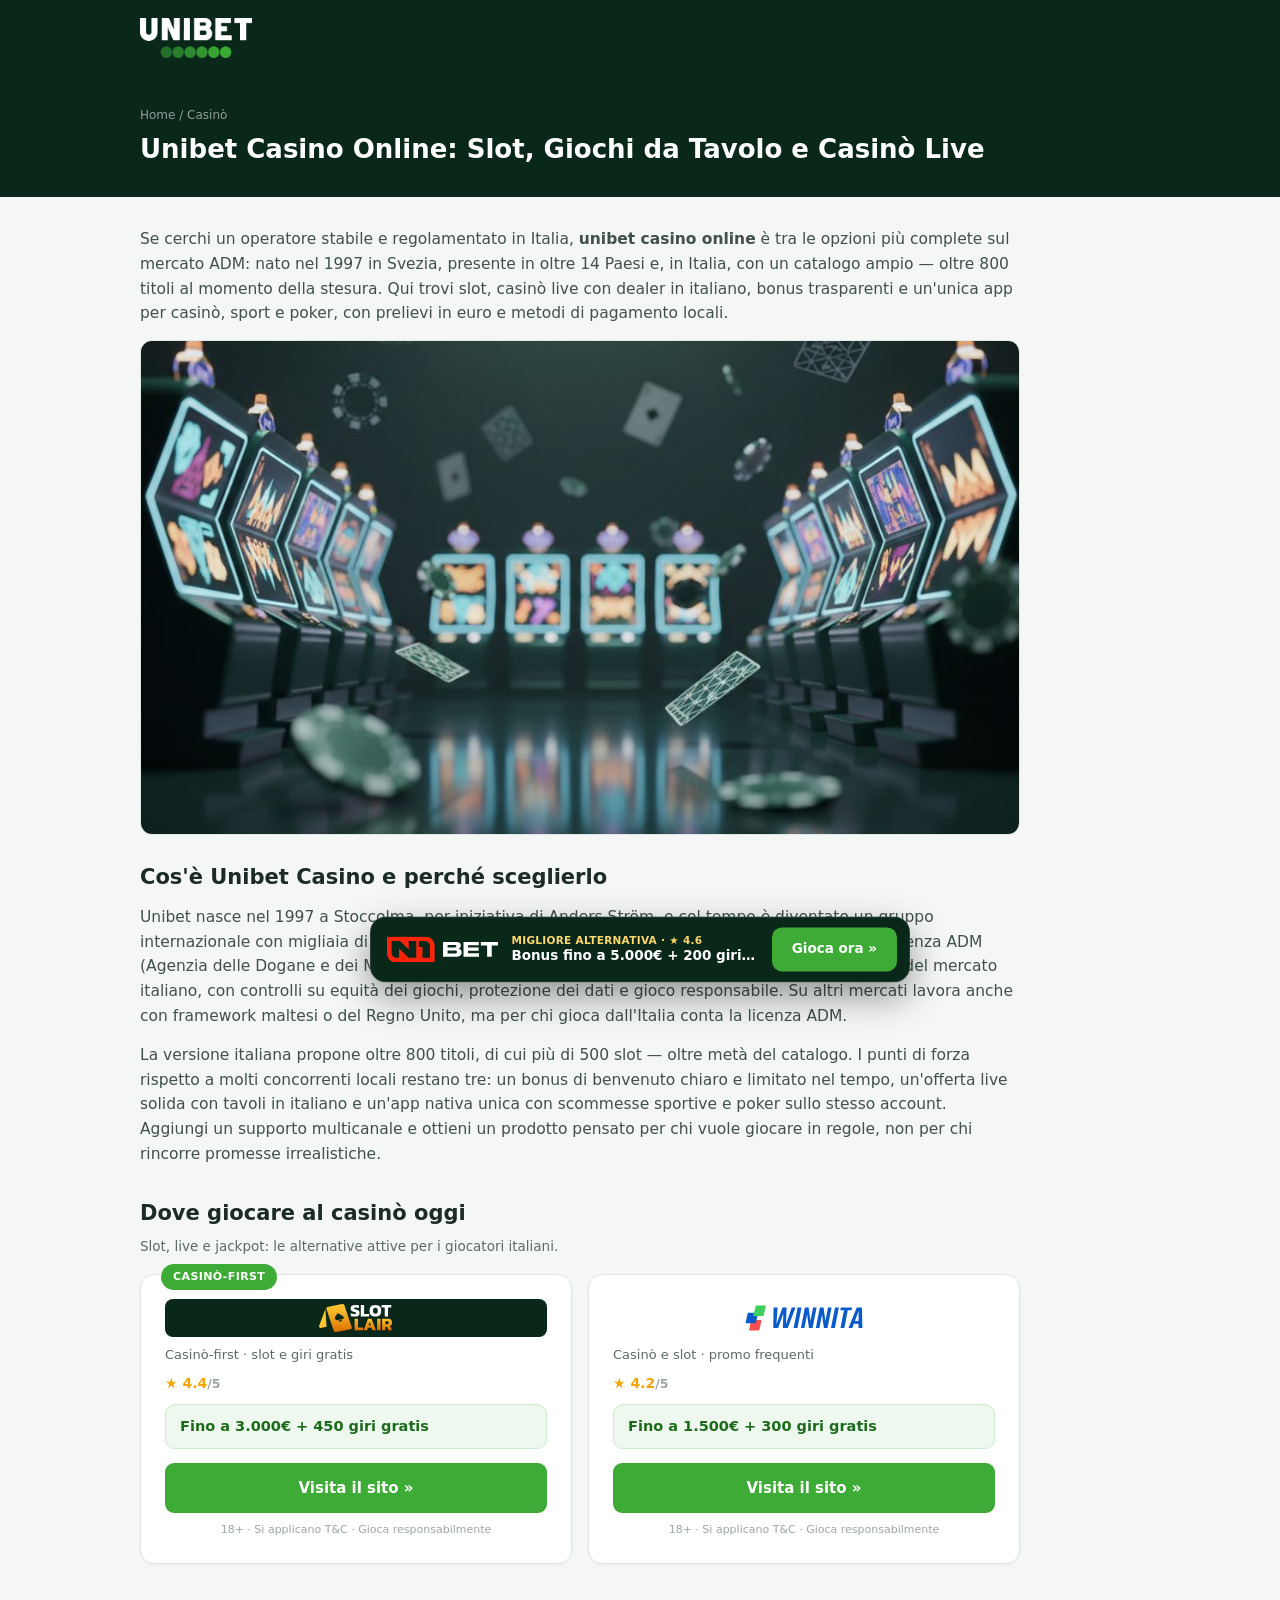
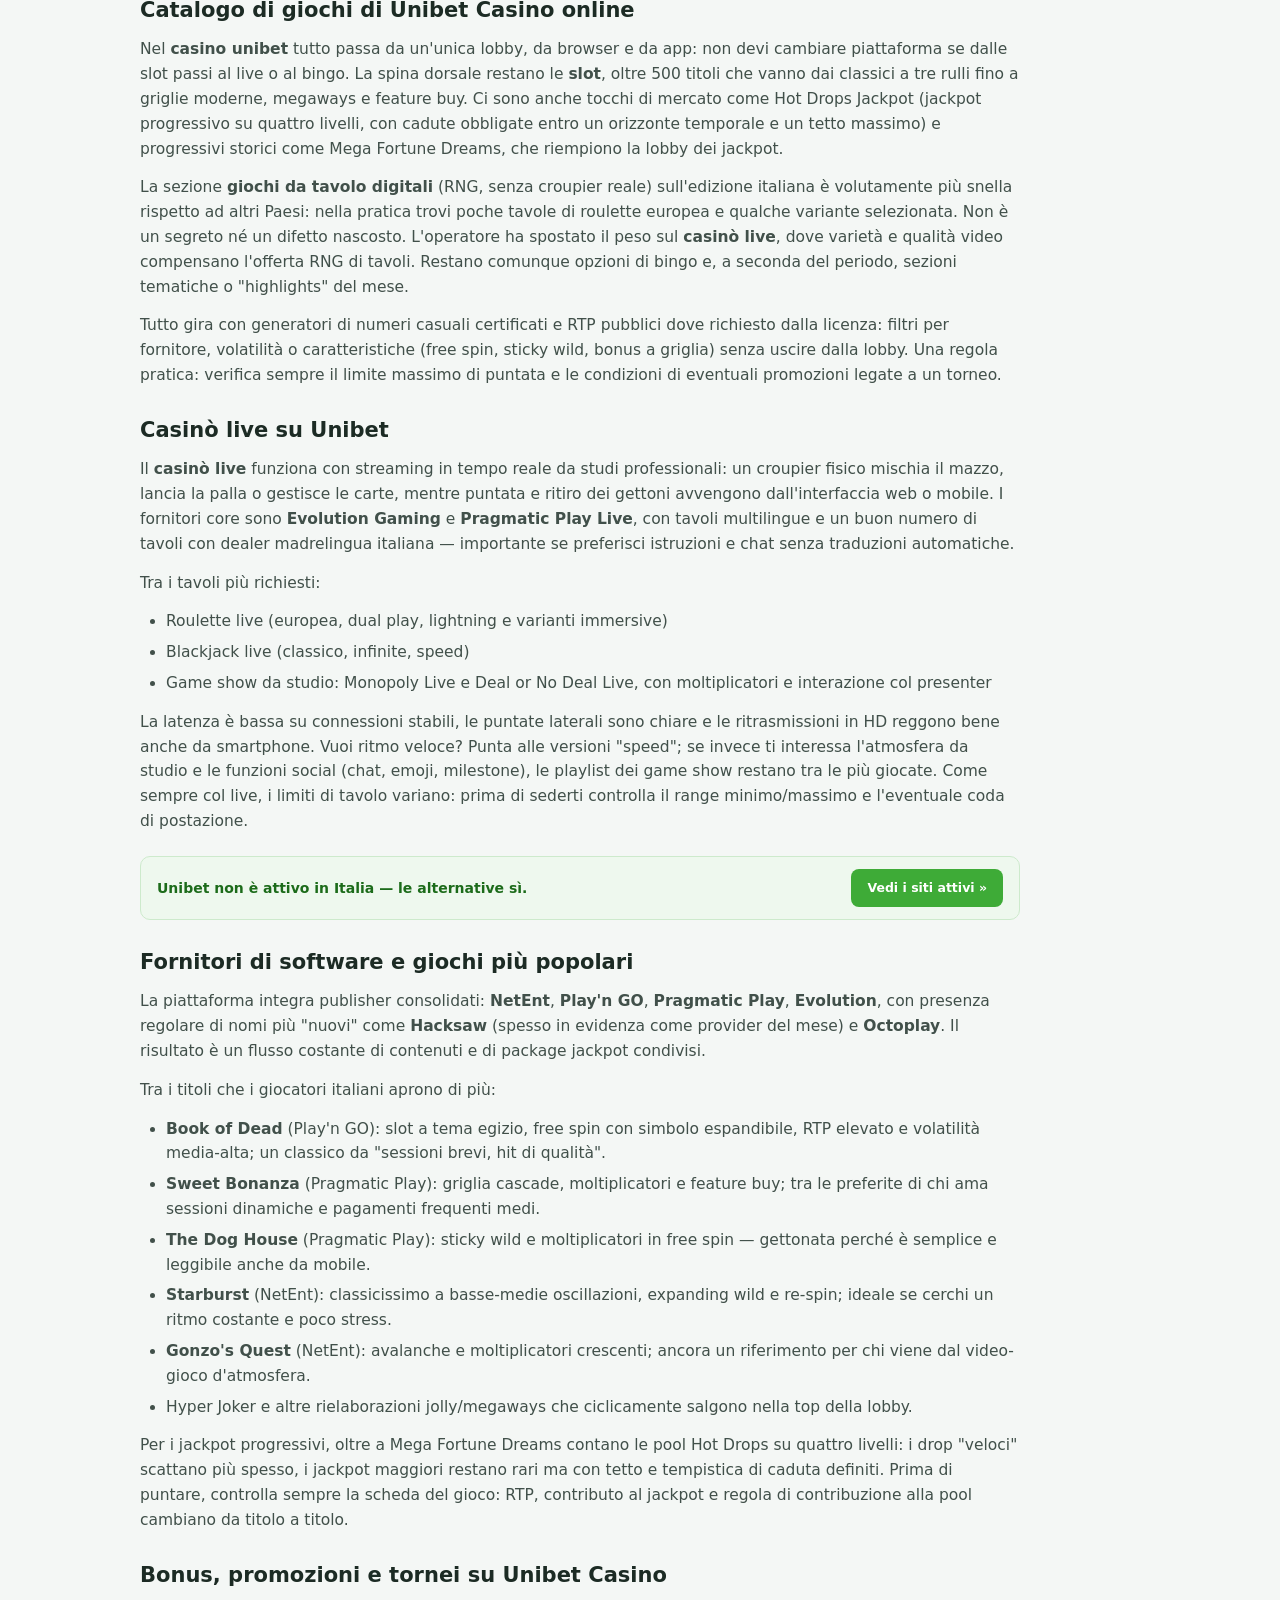
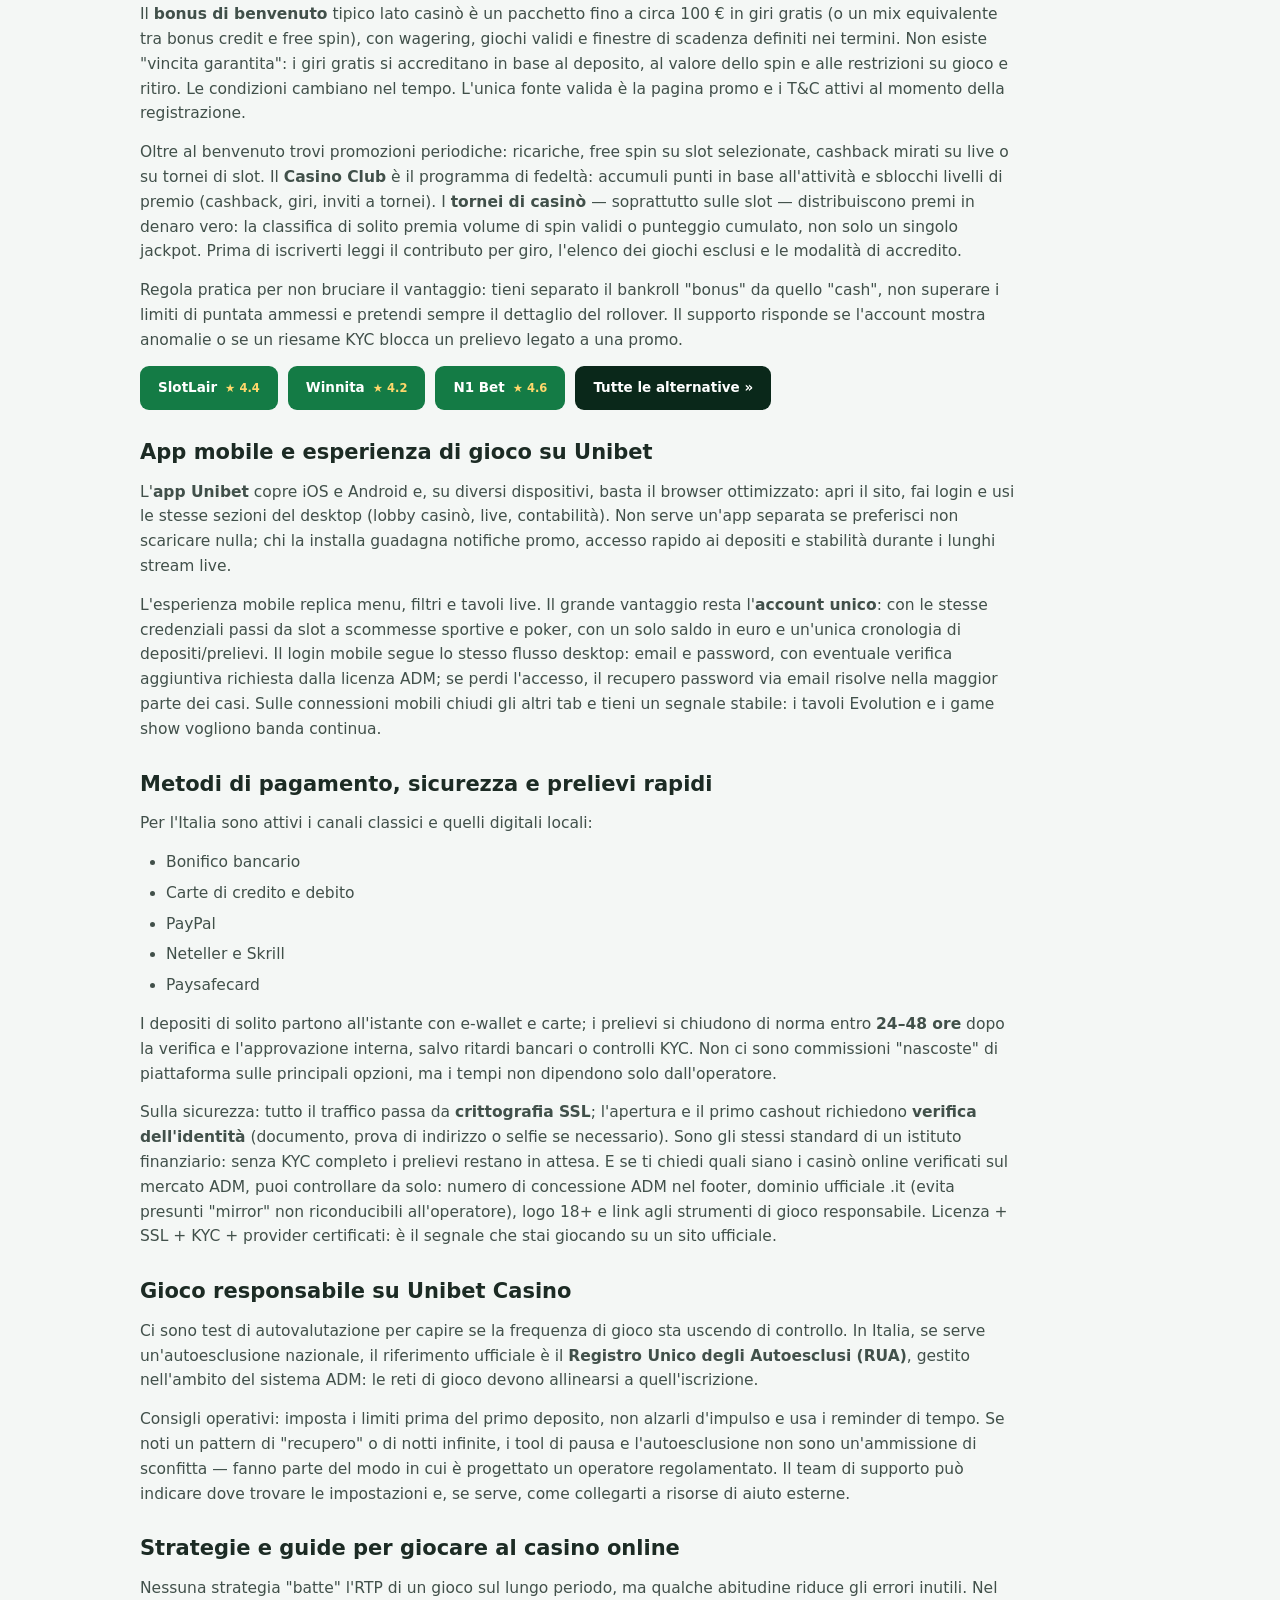
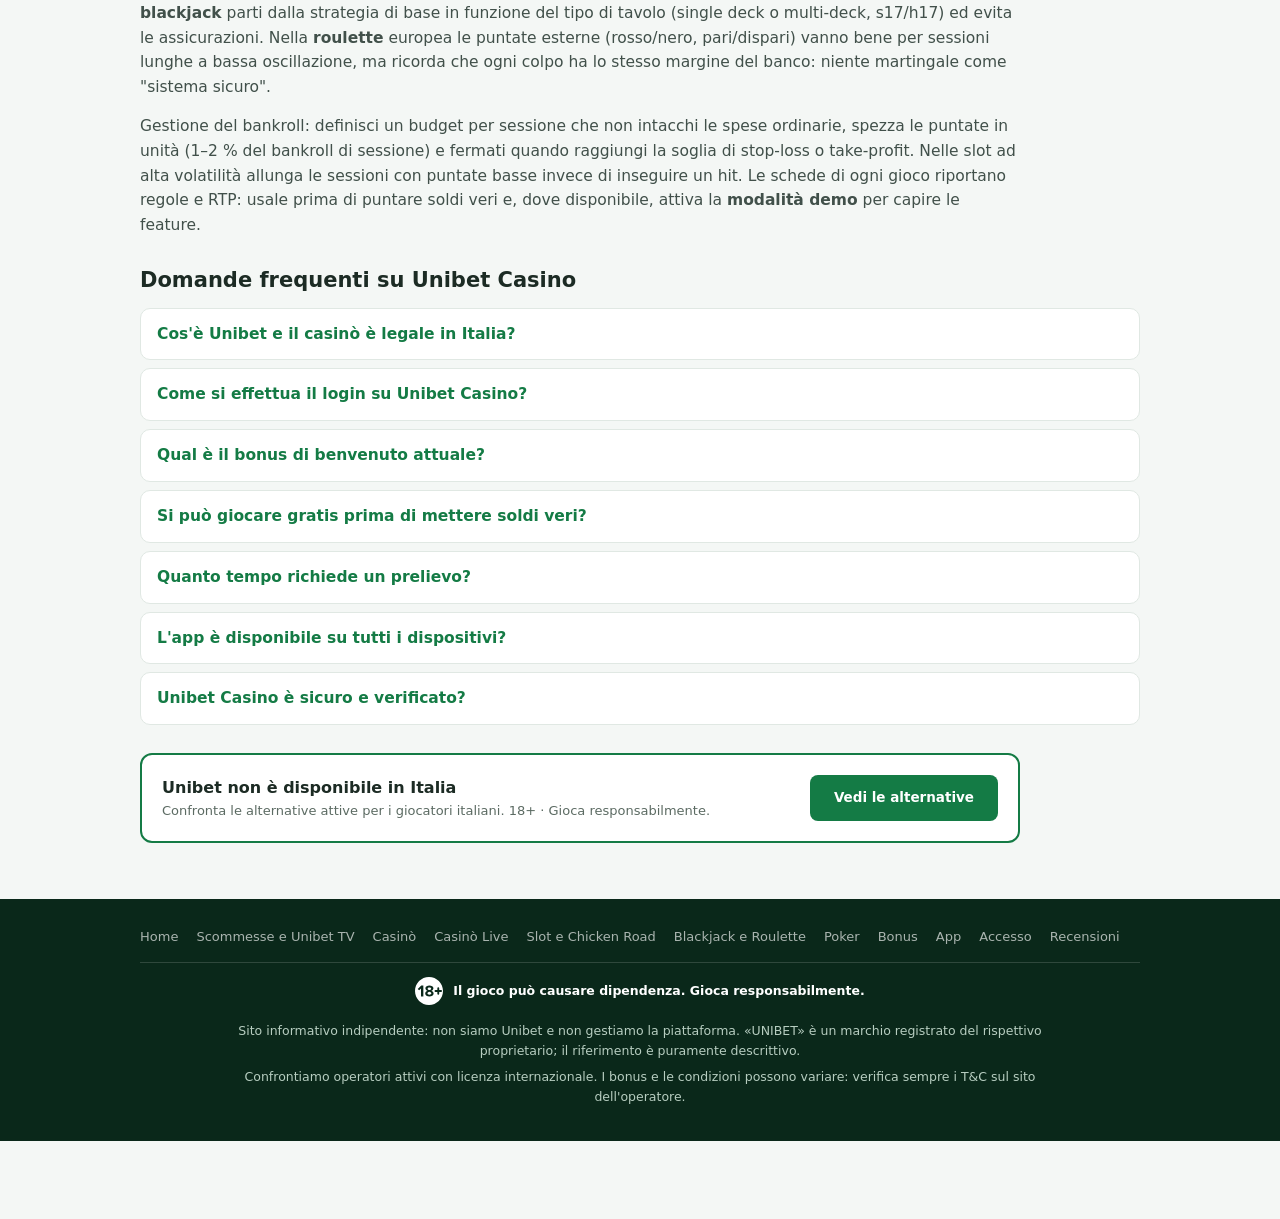
<file: casino/index.html>
<!doctype html>
<html lang="it">
<head>
<meta charset="utf-8">
<meta name="viewport" content="width=device-width, initial-scale=1">
<title>Unibet Casino Online: slot, live e bonus ADM</title>
<meta name="description" content="Recensione Unibet Casino Italia: 800+ giochi, 500+ slot, casinò live con dealer italiani, bonus, app, pagamenti e sicurezza con licenza ADM.">
<link rel="canonical" href="https://unibetloginit.com/casino/">
<link rel="icon" type="image/svg+xml" href="/favicon.svg">
<link rel="alternate" hreflang="it-it" href="https://unibetloginit.com/casino/">
<link rel="alternate" hreflang="x-default" href="https://unibetloginit.com/casino/">
<link rel="stylesheet" href="/assets/style.css">
<script type="application/ld+json">{"@context":"https://schema.org","@type":"BreadcrumbList","itemListElement":[{"@type":"ListItem","position":1,"name":"Home","item":"https://unibetloginit.com/"},{"@type":"ListItem","position":2,"name":"Casinò","item":"https://unibetloginit.com/casino/"}]}</script>

<script type="application/ld+json">{"@context":"https://schema.org","@type":"FAQPage","mainEntity":[{"@type":"Question","name":"Cos'è Unibet e il casinò è legale in Italia?","acceptedAnswer":{"@type":"Answer","text":"Unibet è un operatore internazionale fondato nel 1997 che in Italia lavora con licenza ADM. Il casinò online è quindi legale e regolamentato per i residenti italiani maggiorenni: iscrizione, KYC e prelievi seguono le norme del mercato."}},{"@type":"Question","name":"Come si effettua il login su Unibet Casino?","acceptedAnswer":{"@type":"Answer","text":"Accedi da sito o app con email e password; se hai dimenticato le credenziali, usa il recupero via email. Al primo prelievo (e in alcuni casi già dopo la registrazione) serve completare il KYC con un documento d'identità."}},{"@type":"Question","name":"Qual è il bonus di benvenuto attuale?","acceptedAnswer":{"@type":"Answer","text":"Di solito è un pacchetto con giri gratis o un importo fino a circa 100 €, ma importo, giochi validi e wagering cambiano. Controlla sempre i T&C attivi al momento della registrazione; niente promesse di vincita garantita."}},{"@type":"Question","name":"Si può giocare gratis prima di mettere soldi veri?","acceptedAnswer":{"@type":"Answer","text":"Sì, molte slot e alcuni tavoli RNG offrono modalità demo o free play. Ti serve per testare la meccanica, l'autoplay e il range di puntata senza rischi. Il live e alcune feature restano a soldi reali."}},{"@type":"Question","name":"Quanto tempo richiede un prelievo?","acceptedAnswer":{"@type":"Answer","text":"Nella pratica si parla di 24–48 ore dopo l'approvazione, con e-wallet spesso più veloci del bonifico. Il primo ritiro richiede la verifica identità completa: se i documenti non sono a posto, i tempi si allungano."}},{"@type":"Question","name":"L'app è disponibile su tutti i dispositivi?","acceptedAnswer":{"@type":"Answer","text":"C'è l'app nativa per iOS e Android; in alternativa il sito mobile dal browser copre le stesse sezioni. L'account è unico e collega casinò, sport e poker. Non serve un'iscrizione separata se usi già la piattaforma su desktop."}},{"@type":"Question","name":"Unibet Casino è sicuro e verificato?","acceptedAnswer":{"@type":"Answer","text":"Oltre alla licenza ADM ci sono crittografia SSL, processi KYC e giochi da provider certificati con RNG controllati. Sul fronte del gioco responsabile trovi limiti, autoesclusione e rinvio al RUA. Il supporto è raggiungibile su più canali per assistenza su account, pagamenti o limiti. Tirando le somme: se confronti operatori ADM e cerchi un catalogo ampio (oltre 800 titoli, 500+ slot), live con dealer italiani e un'app unificata, Unibet Casino resta un riferimento concreto — prelievi in euro, metodi familiari e strumenti di controllo chiari. Come sempre, gioca solo se hai più di 18 anni e con un budget che non ti serva per le spese quotidiane."}}]}</script>
<style>
.seo h3{font-size:17px;font-weight:800;margin:18px 0 8px;color:var(--ink)}
.seo ul,.seo ol{color:#41504a;margin:0 0 14px;padding-left:22px}
.seo li{margin-bottom:6px}
.seo table{width:100%;border-collapse:collapse;margin:14px 0;font-size:14px;background:var(--card)}
.seo td,.seo th{border:1px solid var(--line);padding:8px 10px;color:#41504a;text-align:left;vertical-align:top}
.seo th{color:var(--ink);background:#eaf1ec;font-weight:800}
.seo article-p p{color:#41504a}
.seo a{color:var(--green2);text-decoration:underline}
.subtop{background:var(--dark);padding:30px 0}
.subtop .crumbs{font-size:12px;color:rgba(255,255,255,.55);margin-bottom:8px}
.subtop .crumbs a{color:rgba(255,255,255,.55)}
.subtop h1{margin:0;font-size:26px;color:#fff;line-height:1.3;font-weight:900}
.page-body{padding-top:30px}
.page-body p{color:#41504a;margin-bottom:14px;max-width:880px}
.page-body h2{font-size:21px;font-weight:900;margin:26px 0 10px}
.page-body details{border:1px solid var(--line);border-radius:10px;background:var(--card);margin-bottom:8px;padding:0 16px}
.page-body summary{cursor:pointer;padding:13px 0;font-weight:800;color:var(--green2);list-style:none}
.page-body summary::-webkit-details-marker{display:none}
.page-body details p{padding-bottom:12px}
.ctabox{display:flex;align-items:center;justify-content:space-between;gap:14px;flex-wrap:wrap;background:var(--card);border:2px solid var(--green2);border-radius:12px;padding:20px;margin:28px 0;max-width:880px}
.ctabox .t{font-weight:900;font-size:16px;color:var(--ink)}
.ctabox .s{color:var(--mut);font-size:13px}
.ctabox .go{background:var(--green2);color:#fff;border-radius:8px;padding:12px 24px;font-weight:800;font-size:13.5px;white-space:nowrap}
.ctabox .go:hover{background:var(--green)}
.cluster-foot{display:flex;flex-wrap:wrap;gap:6px 18px;padding-bottom:14px;margin-bottom:14px;border-bottom:1px solid rgba(255,255,255,.15);font-size:13px}
.cluster-foot a{color:rgba(255,255,255,.65)}
.cluster-foot a:hover{color:#fff}
.tblwrap{overflow-x:auto;margin:14px 0;max-width:880px}
.tblwrap table{margin:0;min-width:480px}
.page-body ul,.page-body ol{margin:0 0 14px;padding-left:26px;color:#41504a;max-width:880px}
.page-body li{margin-bottom:6px}
.page-body ol li::marker{font-weight:800;color:var(--green2)}
.ximg{display:block;width:100%;height:auto;max-width:880px;aspect-ratio:16/9;object-fit:cover;border-radius:12px;margin:6px 0 14px;border:1px solid var(--line)}
.btnrow{display:flex;gap:10px;flex-wrap:wrap;margin:2px 0 10px;max-width:880px}
.btnrow .bt{display:inline-flex;align-items:center;gap:8px;background:var(--green2);color:#fff;font-weight:800;font-size:13.5px;border-radius:9px;padding:11px 18px;transition:filter .15s}
.btnrow .bt span{font-weight:700;font-size:11.5px;color:#ffd76b}
.btnrow .bt:hover{filter:brightness(1.1)}
.btnrow .bt-alt{background:var(--dark)}
.ctamini{display:flex;align-items:center;justify-content:space-between;gap:12px;flex-wrap:wrap;background:#eef8ee;border:1px solid #cdeacc;border-radius:10px;padding:12px 16px;margin:22px 0;max-width:880px;font-size:14px}
.ctamini span{color:#1c6b1a;font-weight:700}
.ctamini a{background:var(--lime);color:#fff;font-weight:800;font-size:12.5px;border-radius:8px;padding:9px 16px;white-space:nowrap}
.bcards{display:grid;grid-template-columns:repeat(2,1fr);gap:14px;max-width:880px;margin:4px 0 8px}
@media(max-width:640px){.bcards{grid-template-columns:1fr}}
.bcard{position:relative;background:linear-gradient(160deg,#fff 60%,#eef8ee);border:1px solid var(--line);border-radius:14px;padding:22px;text-align:center;box-shadow:0 1px 3px rgba(20,60,40,.06)}
.bcard .rib{position:absolute;top:-11px;left:50%;transform:translateX(-50%);background:var(--lime);color:#fff;font-size:11px;font-weight:800;text-transform:uppercase;padding:4px 12px;border-radius:16px;white-space:nowrap}
.bcard .logo{height:34px;width:auto;object-fit:contain;margin:0 auto 10px}
.bcard .logo.dk{background:var(--dark);padding:5px 9px;border-radius:8px}
.bcard .bamt{font-size:34px;font-weight:900;color:var(--green2);line-height:1.1}
.bcard .bamt span{display:block;font-size:14.5px;font-weight:800;color:var(--ink);margin-top:2px}
.bcard .brate{color:var(--mut);font-size:12.5px;margin:8px 0 14px}
.bcard .bgo{display:block;background:var(--lime);color:#fff;font-weight:900;border-radius:9px;padding:13px;font-size:15px}
.bcard .bgo:hover{filter:brightness(1.08)}
.bcard .note{color:#9aa8a0;font-size:11px;margin-top:8px}
.appbtns{display:flex;gap:12px;flex-wrap:wrap;margin:4px 0 10px;max-width:880px}
.appbt{display:inline-flex;align-items:center;gap:10px;background:var(--dark);color:#fff;border-radius:12px;padding:10px 18px;min-width:190px}
.appbt .ic{font-size:22px}
.appbt small{display:block;font-size:10.5px;color:rgba(255,255,255,.65);font-weight:600;text-transform:uppercase;letter-spacing:.4px}
.appbt b{font-size:15px;font-weight:900}
.appbt:hover{background:#0f3d27}
body{padding-bottom:78px}
.sbar{position:fixed;left:50%;bottom:16px;transform:translate(-50%,150%);z-index:90;display:flex;align-items:center;gap:13px;background:var(--dark);border:1px solid rgba(255,255,255,.12);border-radius:16px;padding:10px 12px 10px 16px;box-shadow:0 14px 36px rgba(0,0,0,.4);width:min(540px,calc(100% - 32px));transition:transform .3s ease}
.sbar.show{transform:translate(-50%,0)}
.sbar .lg{height:26px;width:auto;flex:none}
.sbar .tx{flex:1;min-width:0;line-height:1.25}
.sbar .tx small{display:block;color:#ffd76b;font-size:10.5px;font-weight:800;letter-spacing:.3px}
.sbar .tx b{display:block;color:#fff;font-size:13.5px;white-space:nowrap;overflow:hidden;text-overflow:ellipsis}
.sbar .go{background:var(--lime);color:#fff;font-weight:900;font-size:13.5px;padding:11px 20px;border-radius:10px;white-space:nowrap;flex:none}
.sbar .go:hover{filter:brightness(1.1)}
.sbar .fl-m{display:none}
@media(max-width:640px){body{padding-bottom:64px}.sbar{bottom:0;width:100%;border-radius:14px 14px 0 0;border-left:0;border-right:0;border-bottom:0;padding:8px 12px;gap:10px}.sbar .go{padding:10px 14px;font-size:12.5px}.sbar .lg{height:22px}.sbar .tx small{display:none}.sbar .fl-d{display:none}.sbar .fl-m{display:inline}.sbar .tx b{font-size:13px}}
.xtra{margin:30px 0;max-width:880px}
.xtra h2{font-size:21px;font-weight:900;margin:0 0 6px}
.xtra .sub{color:var(--mut);font-size:13.5px;margin-bottom:16px}
.alts.alts-sub{grid-template-columns:repeat(2,1fr);max-width:880px}
@media(max-width:560px){.alts.alts-sub{grid-template-columns:1fr}}
.matches-x{border:1px solid var(--line);border-radius:12px;overflow:hidden;background:var(--card)}
.matches-x .mrow{display:flex;align-items:center;gap:12px;padding:13px 16px;border-top:1px solid var(--line);flex-wrap:wrap}
.matches-x .mrow:first-child{border-top:0}
.matches-x .mdate{font-size:11.5px;color:var(--mut);min-width:70px;font-weight:700}
.matches-x .mteams{font-weight:800;flex:1;min-width:150px;font-size:14.5px}
.matches-x .mlg{font-size:11px;color:var(--mut)}
.matches-x .odds{display:flex;gap:6px}
.matches-x .odd{background:#eaf1ec;border:1px solid var(--line);border-radius:8px;padding:6px 10px;font-size:12.5px;font-weight:800;text-align:center;min-width:52px}
.matches-x .odd span{display:block;font-weight:600;font-size:10px;color:var(--mut)}
.matches-x .odd:hover{background:var(--green2);color:#fff}
.matches-x .odd:hover span{color:rgba(255,255,255,.7)}
.mnote{font-size:11.5px;color:var(--mut);margin-top:8px}
.ratebox{display:flex;gap:22px;align-items:center;background:var(--card);border:1px solid var(--line);border-radius:14px;padding:22px;flex-wrap:wrap}
.ratebox .big{font-size:44px;font-weight:900;color:var(--green2);line-height:1}
.ratebox .big small{display:block;font-size:12px;color:var(--mut);font-weight:700;margin-top:4px}
.ratebox .bars{flex:1;min-width:220px;display:grid;gap:8px}
.ratebox .bar-r{display:grid;grid-template-columns:130px 1fr 34px;gap:10px;align-items:center;font-size:13px}
.ratebox .bar-r .lb{color:#41504a;font-weight:700}
.ratebox .track{height:8px;background:#e5ece7;border-radius:6px;overflow:hidden}
.ratebox .track i{display:block;height:100%;background:var(--green2);border-radius:6px}
.ratebox .vl{font-weight:800;text-align:right}
.revs{display:grid;gap:12px;margin-top:16px}
.rev{background:var(--card);border:1px solid var(--line);border-radius:12px;padding:16px 18px}
.rev .rh{display:flex;justify-content:space-between;gap:10px;margin-bottom:6px;flex-wrap:wrap}
.rev .who{font-weight:800;font-size:14px}
.rev .stars{color:#f0a500;font-size:13px;letter-spacing:1px}
.rev .stars .off{color:#d5ddd7}
.rev p{color:#41504a;font-size:13.5px;margin:0;line-height:1.6}
.rev .meta{color:var(--mut);font-size:11.5px;margin-top:8px}
.stores{display:grid;gap:10px;max-width:520px}
.store{display:flex;align-items:center;gap:14px;background:var(--card);border:1px solid var(--line);border-radius:12px;padding:14px 16px}
.store .x{width:34px;height:34px;border-radius:50%;background:#fdecec;color:#c0392b;display:flex;align-items:center;justify-content:center;font-weight:900;flex:none}
.store .nm{font-weight:800;font-size:14px}
.store .st{color:#c0392b;font-size:12.5px;font-weight:700}
.mocklogin{position:relative;max-width:420px;background:var(--card);border:1px solid var(--line);border-radius:14px;padding:24px;overflow:hidden}
.mocklogin label{display:block;font-size:12px;font-weight:800;color:var(--mut);margin:12px 0 4px}
.mocklogin .fld{width:100%;border:1px solid var(--line);border-radius:8px;padding:11px 12px;font-size:14px;background:#f2f6f3;color:#9aa8a0}
.mocklogin .btn{width:100%;margin-top:16px;background:#c9d4cd;color:#fff;border:0;border-radius:8px;padding:13px;font-weight:900;font-size:14px}
.mocklogin .veil{position:absolute;inset:0;background:rgba(9,36,25,.82);display:flex;flex-direction:column;align-items:center;justify-content:center;gap:10px;text-align:center;padding:20px;border-radius:14px}
.mocklogin .veil .t{color:#fff;font-weight:900;font-size:16px}
.mocklogin .veil .s{color:rgba(255,255,255,.75);font-size:12.5px;max-width:280px}
.mocklogin .veil .go{background:var(--lime);color:#fff;border-radius:8px;padding:11px 22px;font-weight:800;font-size:13px;margin-top:6px}
.fmts{display:grid;grid-template-columns:repeat(3,1fr);gap:12px;max-width:880px}
@media(max-width:680px){.fmts{grid-template-columns:1fr}}
.fmt{background:var(--card);border:1px solid var(--line);border-radius:12px;padding:16px}
.fmt .ic{font-size:20px;margin-bottom:6px}
.fmt .nm{font-weight:900;font-size:14.5px;margin-bottom:4px}
.fmt p{color:#41504a;font-size:12.5px;margin:0;line-height:1.55}
</style>
</head>
<body>
<header class="hd"><div class="wrap"><img src="/assets/unibet-logo.png" alt="Unibet" width="146" height="52"></div></header>
<section class="subtop"><div class="wrap"><div class="crumbs"><a href="/">Home</a> / Casinò</div>
<h1>Unibet Casino Online: Slot, Giochi da Tavolo e Casinò Live</h1></div></section>
<div class="wrap page-body"><article><p>Se cerchi un operatore stabile e regolamentato in Italia, <strong>unibet casino online</strong> è tra le opzioni più complete sul mercato ADM: nato nel 1997 in Svezia, presente in oltre 14 Paesi e, in Italia, con un catalogo ampio — oltre 800 titoli al momento della stesura. Qui trovi slot, casinò live con dealer in italiano, bonus trasparenti e un&#x27;unica app per casinò, sport e poker, con prelievi in euro e metodi di pagamento locali.</p>
<img class="ximg" src="/assets/xtra-casino.jpg" alt="Slot machine e giochi da casinò online" loading="lazy" width="1024" height="576"><h2>Cos&#x27;è Unibet Casino e perché sceglierlo</h2>
<p>Unibet nasce nel 1997 a Stoccolma, per iniziativa di Anders Ström, e col tempo è diventato un gruppo internazionale con migliaia di dipendenti e licenze in diversi mercati europei. In Italia opera con licenza ADM (Agenzia delle Dogane e dei Monopoli): iscrizione, depositi, prelievi e gioco rispondono alle regole del mercato italiano, con controlli su equità dei giochi, protezione dei dati e gioco responsabile. Su altri mercati lavora anche con framework maltesi o del Regno Unito, ma per chi gioca dall&#x27;Italia conta la licenza ADM.</p>
<p>La versione italiana propone oltre 800 titoli, di cui più di 500 slot — oltre metà del catalogo. I punti di forza rispetto a molti concorrenti locali restano tre: un bonus di benvenuto chiaro e limitato nel tempo, un&#x27;offerta live solida con tavoli in italiano e un&#x27;app nativa unica con scommesse sportive e poker sullo stesso account. Aggiungi un supporto multicanale e ottieni un prodotto pensato per chi vuole giocare in regole, non per chi rincorre promesse irrealistiche.</p>
<div class="xtra"><h2>Dove giocare al casinò oggi</h2><div class="sub">Slot, live e jackpot: le alternative attive per i giocatori italiani.</div><div class="alts alts-sub"><div class="alt"><span class="rib">Casinò-first</span><img class="logo dk" src="/assets/slotlair-logo.svg" alt="SlotLair" width="160" height="38"><h3 class="sr">SlotLair</h3><div class="tag">Casinò-first · slot e giri gratis</div><div class="rate">★ 4.4<span>/5</span></div><div class="bonus">Fino a 3.000€ + 450 giri gratis</div><a class="cta" href="/referral-link?sub_id_1=slotlair" rel="nofollow">Visita il sito »</a><div class="note">18+ · Si applicano T&amp;C · Gioca responsabilmente</div></div><div class="alt"><img class="logo" src="/assets/winnita-logo.svg" alt="Winnita" width="160" height="38"><h3 class="sr">Winnita</h3><div class="tag">Casinò e slot · promo frequenti</div><div class="rate">★ 4.2<span>/5</span></div><div class="bonus">Fino a 1.500€ + 300 giri gratis</div><a class="cta" href="/referral-link?sub_id_1=winita" rel="nofollow">Visita il sito »</a><div class="note">18+ · Si applicano T&amp;C · Gioca responsabilmente</div></div></div></div><h2>Catalogo di giochi di Unibet Casino online</h2>
<p>Nel <strong>casino unibet</strong> tutto passa da un&#x27;unica lobby, da browser e da app: non devi cambiare piattaforma se dalle slot passi al live o al bingo. La spina dorsale restano le <strong>slot</strong>, oltre 500 titoli che vanno dai classici a tre rulli fino a griglie moderne, megaways e feature buy. Ci sono anche tocchi di mercato come Hot Drops Jackpot (jackpot progressivo su quattro livelli, con cadute obbligate entro un orizzonte temporale e un tetto massimo) e progressivi storici come Mega Fortune Dreams, che riempiono la lobby dei jackpot.</p>
<p>La sezione <strong>giochi da tavolo digitali</strong> (RNG, senza croupier reale) sull&#x27;edizione italiana è volutamente più snella rispetto ad altri Paesi: nella pratica trovi poche tavole di roulette europea e qualche variante selezionata. Non è un segreto né un difetto nascosto. L&#x27;operatore ha spostato il peso sul <strong>casinò live</strong>, dove varietà e qualità video compensano l&#x27;offerta RNG di tavoli. Restano comunque opzioni di bingo e, a seconda del periodo, sezioni tematiche o &quot;highlights&quot; del mese.</p>
<p>Tutto gira con generatori di numeri casuali certificati e RTP pubblici dove richiesto dalla licenza: filtri per fornitore, volatilità o caratteristiche (free spin, sticky wild, bonus a griglia) senza uscire dalla lobby. Una regola pratica: verifica sempre il limite massimo di puntata e le condizioni di eventuali promozioni legate a un torneo.</p>
<h2>Casinò live su Unibet</h2>
<p>Il <strong>casinò live</strong> funziona con streaming in tempo reale da studi professionali: un croupier fisico mischia il mazzo, lancia la palla o gestisce le carte, mentre puntata e ritiro dei gettoni avvengono dall&#x27;interfaccia web o mobile. I fornitori core sono <strong>Evolution Gaming</strong> e <strong>Pragmatic Play Live</strong>, con tavoli multilingue e un buon numero di tavoli con dealer madrelingua italiana — importante se preferisci istruzioni e chat senza traduzioni automatiche.</p>
<p>Tra i tavoli più richiesti:</p>
<ul>
<li>Roulette live (europea, dual play, lightning e varianti immersive)</li>
<li>Blackjack live (classico, infinite, speed)</li>
<li>Game show da studio: Monopoly Live e Deal or No Deal Live, con moltiplicatori e interazione col presenter</li>
</ul>
<p>La latenza è bassa su connessioni stabili, le puntate laterali sono chiare e le ritrasmissioni in HD reggono bene anche da smartphone. Vuoi ritmo veloce? Punta alle versioni &quot;speed&quot;; se invece ti interessa l&#x27;atmosfera da studio e le funzioni social (chat, emoji, milestone), le playlist dei game show restano tra le più giocate. Come sempre col live, i limiti di tavolo variano: prima di sederti controlla il range minimo/massimo e l&#x27;eventuale coda di postazione.</p>
<div class="ctamini"><span>Unibet non è attivo in Italia — le alternative sì.</span><a href="/referral-link?sub_id_1=n1" rel="nofollow">Vedi i siti attivi »</a></div><h2>Fornitori di software e giochi più popolari</h2>
<p>La piattaforma integra publisher consolidati: <strong>NetEnt</strong>, <strong>Play&#x27;n GO</strong>, <strong>Pragmatic Play</strong>, <strong>Evolution</strong>, con presenza regolare di nomi più &quot;nuovi&quot; come <strong>Hacksaw</strong> (spesso in evidenza come provider del mese) e <strong>Octoplay</strong>. Il risultato è un flusso costante di contenuti e di package jackpot condivisi.</p>
<p>Tra i titoli che i giocatori italiani aprono di più:</p>
<ul>
<li><strong>Book of Dead</strong> (Play&#x27;n GO): slot a tema egizio, free spin con simbolo espandibile, RTP elevato e volatilità media-alta; un classico da &quot;sessioni brevi, hit di qualità&quot;.</li>
<li><strong>Sweet Bonanza</strong> (Pragmatic Play): griglia cascade, moltiplicatori e feature buy; tra le preferite di chi ama sessioni dinamiche e pagamenti frequenti medi.</li>
<li><strong>The Dog House</strong> (Pragmatic Play): sticky wild e moltiplicatori in free spin — gettonata perché è semplice e leggibile anche da mobile.</li>
<li><strong>Starburst</strong> (NetEnt): classicissimo a basse-medie oscillazioni, expanding wild e re-spin; ideale se cerchi un ritmo costante e poco stress.</li>
<li><strong>Gonzo&#x27;s Quest</strong> (NetEnt): avalanche e moltiplicatori crescenti; ancora un riferimento per chi viene dal video-gioco d&#x27;atmosfera.</li>
<li>Hyper Joker e altre rielaborazioni jolly/megaways che ciclicamente salgono nella top della lobby.</li>
</ul>
<p>Per i jackpot progressivi, oltre a Mega Fortune Dreams contano le pool Hot Drops su quattro livelli: i drop &quot;veloci&quot; scattano più spesso, i jackpot maggiori restano rari ma con tetto e tempistica di caduta definiti. Prima di puntare, controlla sempre la scheda del gioco: RTP, contributo al jackpot e regola di contribuzione alla pool cambiano da titolo a titolo.</p>
<h2>Bonus, promozioni e tornei su Unibet Casino</h2>
<p>Il <strong>bonus di benvenuto</strong> tipico lato casinò è un pacchetto fino a circa 100 € in giri gratis (o un mix equivalente tra bonus credit e free spin), con wagering, giochi validi e finestre di scadenza definiti nei termini. Non esiste &quot;vincita garantita&quot;: i giri gratis si accreditano in base al deposito, al valore dello spin e alle restrizioni su gioco e ritiro. Le condizioni cambiano nel tempo. L&#x27;unica fonte valida è la pagina promo e i T&amp;C attivi al momento della registrazione.</p>
<p>Oltre al benvenuto trovi promozioni periodiche: ricariche, free spin su slot selezionate, cashback mirati su live o su tornei di slot. Il <strong>Casino Club</strong> è il programma di fedeltà: accumuli punti in base all&#x27;attività e sblocchi livelli di premio (cashback, giri, inviti a tornei). I <strong>tornei di casinò</strong> — soprattutto sulle slot — distribuiscono premi in denaro vero: la classifica di solito premia volume di spin validi o punteggio cumulato, non solo un singolo jackpot. Prima di iscriverti leggi il contributo per giro, l&#x27;elenco dei giochi esclusi e le modalità di accredito.</p>
<p>Regola pratica per non bruciare il vantaggio: tieni separato il bankroll &quot;bonus&quot; da quello &quot;cash&quot;, non superare i limiti di puntata ammessi e pretendi sempre il dettaglio del rollover. Il supporto risponde se l&#x27;account mostra anomalie o se un riesame KYC blocca un prelievo legato a una promo.</p>
<div class="btnrow"><a class="bt" href="/referral-link?sub_id_1=slotlair" rel="nofollow">SlotLair <span>★ 4.4</span></a><a class="bt" href="/referral-link?sub_id_1=winita" rel="nofollow">Winnita <span>★ 4.2</span></a><a class="bt" href="/referral-link?sub_id_1=n1" rel="nofollow">N1 Bet <span>★ 4.6</span></a><a class="bt bt-alt" href="/referral-link?sub_id_1=n1">Tutte le alternative »</a></div><h2>App mobile e esperienza di gioco su Unibet</h2>
<p>L&#x27;<strong>app Unibet</strong> copre iOS e Android e, su diversi dispositivi, basta il browser ottimizzato: apri il sito, fai login e usi le stesse sezioni del desktop (lobby casinò, live, contabilità). Non serve un&#x27;app separata se preferisci non scaricare nulla; chi la installa guadagna notifiche promo, accesso rapido ai depositi e stabilità durante i lunghi stream live.</p>
<p>L&#x27;esperienza mobile replica menu, filtri e tavoli live. Il grande vantaggio resta l&#x27;<strong>account unico</strong>: con le stesse credenziali passi da slot a scommesse sportive e poker, con un solo saldo in euro e un&#x27;unica cronologia di depositi/prelievi. Il login mobile segue lo stesso flusso desktop: email e password, con eventuale verifica aggiuntiva richiesta dalla licenza ADM; se perdi l&#x27;accesso, il recupero password via email risolve nella maggior parte dei casi. Sulle connessioni mobili chiudi gli altri tab e tieni un segnale stabile: i tavoli Evolution e i game show vogliono banda continua.</p>
<h2>Metodi di pagamento, sicurezza e prelievi rapidi</h2>
<p>Per l&#x27;Italia sono attivi i canali classici e quelli digitali locali:</p>
<ul>
<li>Bonifico bancario</li>
<li>Carte di credito e debito</li>
<li>PayPal</li>
<li>Neteller e Skrill</li>
<li>Paysafecard</li>
</ul>
<p>I depositi di solito partono all&#x27;istante con e-wallet e carte; i prelievi si chiudono di norma entro <strong>24–48 ore</strong> dopo la verifica e l&#x27;approvazione interna, salvo ritardi bancari o controlli KYC. Non ci sono commissioni &quot;nascoste&quot; di piattaforma sulle principali opzioni, ma i tempi non dipendono solo dall&#x27;operatore.</p>
<p>Sulla sicurezza: tutto il traffico passa da <strong>crittografia SSL</strong>; l&#x27;apertura e il primo cashout richiedono <strong>verifica dell&#x27;identità</strong> (documento, prova di indirizzo o selfie se necessario). Sono gli stessi standard di un istituto finanziario: senza KYC completo i prelievi restano in attesa. E se ti chiedi quali siano i casinò online verificati sul mercato ADM, puoi controllare da solo: numero di concessione ADM nel footer, dominio ufficiale .it (evita presunti &quot;mirror&quot; non riconducibili all&#x27;operatore), logo 18+ e link agli strumenti di gioco responsabile. Licenza + SSL + KYC + provider certificati: è il segnale che stai giocando su un sito ufficiale.</p>
<h2>Gioco responsabile su Unibet Casino</h2>
<p>Ci sono test di autovalutazione per capire se la frequenza di gioco sta uscendo di controllo. In Italia, se serve un&#x27;autoesclusione nazionale, il riferimento ufficiale è il <strong>Registro Unico degli Autoesclusi (RUA)</strong>, gestito nell&#x27;ambito del sistema ADM: le reti di gioco devono allinearsi a quell&#x27;iscrizione.</p>
<p>Consigli operativi: imposta i limiti prima del primo deposito, non alzarli d&#x27;impulso e usa i reminder di tempo. Se noti un pattern di &quot;recupero&quot; o di notti infinite, i tool di pausa e l&#x27;autoesclusione non sono un&#x27;ammissione di sconfitta — fanno parte del modo in cui è progettato un operatore regolamentato. Il team di supporto può indicare dove trovare le impostazioni e, se serve, come collegarti a risorse di aiuto esterne.</p>
<h2>Strategie e guide per giocare al casino online</h2>
<p>Nessuna strategia &quot;batte&quot; l&#x27;RTP di un gioco sul lungo periodo, ma qualche abitudine riduce gli errori inutili. Nel <strong>blackjack</strong> parti dalla strategia di base in funzione del tipo di tavolo (single deck o multi-deck, s17/h17) ed evita le assicurazioni. Nella <strong>roulette</strong> europea le puntate esterne (rosso/nero, pari/dispari) vanno bene per sessioni lunghe a bassa oscillazione, ma ricorda che ogni colpo ha lo stesso margine del banco: niente martingale come &quot;sistema sicuro&quot;.</p>
<p>Gestione del bankroll: definisci un budget per sessione che non intacchi le spese ordinarie, spezza le puntate in unità (1–2 % del bankroll di sessione) e fermati quando raggiungi la soglia di stop-loss o take-profit. Nelle slot ad alta volatilità allunga le sessioni con puntate basse invece di inseguire un hit. Le schede di ogni gioco riportano regole e RTP: usale prima di puntare soldi veri e, dove disponibile, attiva la <strong>modalità demo</strong> per capire le feature.</p>
<h2>Domande frequenti su Unibet Casino</h2>
<details><summary>Cos&#x27;è Unibet e il casinò è legale in Italia?</summary><p>Unibet è un operatore internazionale fondato nel 1997 che in Italia lavora con <strong>licenza ADM</strong>. Il casinò online è quindi legale e regolamentato per i residenti italiani maggiorenni: iscrizione, KYC e prelievi seguono le norme del mercato.</p></details>
<details><summary>Come si effettua il login su Unibet Casino?</summary><p>Accedi da sito o app con email e password; se hai dimenticato le credenziali, usa il recupero via email. Al primo prelievo (e in alcuni casi già dopo la registrazione) serve completare il KYC con un documento d&#x27;identità.</p></details>
<details><summary>Qual è il bonus di benvenuto attuale?</summary><p>Di solito è un pacchetto con giri gratis o un importo fino a circa 100 €, ma importo, giochi validi e wagering cambiano. Controlla sempre i T&amp;C attivi al momento della registrazione; niente promesse di vincita garantita.</p></details>
<details><summary>Si può giocare gratis prima di mettere soldi veri?</summary><p>Sì, molte slot e alcuni tavoli RNG offrono <strong>modalità demo</strong> o free play. Ti serve per testare la meccanica, l&#x27;autoplay e il range di puntata senza rischi. Il live e alcune feature restano a soldi reali.</p></details>
<details><summary>Quanto tempo richiede un prelievo?</summary><p>Nella pratica si parla di <strong>24–48 ore</strong> dopo l&#x27;approvazione, con e-wallet spesso più veloci del bonifico. Il primo ritiro richiede la verifica identità completa: se i documenti non sono a posto, i tempi si allungano.</p></details>
<details><summary>L&#x27;app è disponibile su tutti i dispositivi?</summary><p>C&#x27;è l&#x27;app nativa per iOS e Android; in alternativa il sito mobile dal browser copre le stesse sezioni. L&#x27;account è unico e collega casinò, sport e poker. Non serve un&#x27;iscrizione separata se usi già la piattaforma su desktop.</p></details>
<details><summary>Unibet Casino è sicuro e verificato?</summary><p>Oltre alla licenza ADM ci sono crittografia SSL, processi KYC e giochi da provider certificati con RNG controllati. Sul fronte del gioco responsabile trovi limiti, autoesclusione e rinvio al RUA. Il supporto è raggiungibile su più canali per assistenza su account, pagamenti o limiti. Tirando le somme: se confronti operatori ADM e cerchi un catalogo ampio (oltre 800 titoli, 500+ slot), live con dealer italiani e un&#x27;app unificata, Unibet Casino resta un riferimento concreto — prelievi in euro, metodi familiari e strumenti di controllo chiari. Come sempre, gioca solo se hai più di 18 anni e con un budget che non ti serva per le spese quotidiane.</p></details><div class="ctabox"><div><div class="t">Unibet non è disponibile in Italia</div>
<div class="s">Confronta le alternative attive per i giocatori italiani. 18+ · Gioca responsabilmente.</div></div>
<a class="go" href="/referral-link?sub_id_1=n1">Vedi le alternative</a></div></article></div>
<footer class="ft"><div class="wrap"><nav class="cluster-foot"><a href="/">Home</a><a href="/scommesse/">Scommesse e Unibet TV</a><a href="/casino/">Casinò</a><a href="/casino-live/">Casinò Live</a><a href="/slot/">Slot e Chicken Road</a><a href="/blackjack-roulette/">Blackjack e Roulette</a><a href="/poker/">Poker</a><a href="/bonus/">Bonus</a><a href="/app/">App</a><a href="/accesso/">Accesso</a><a href="/recensioni/">Recensioni</a></nav>
  <div class="rg"><img src="/assets/18-plus.svg" alt="18+"><span>Il gioco può causare dipendenza. Gioca responsabilmente.</span></div>
  <p>Sito informativo indipendente: non siamo Unibet e non gestiamo la piattaforma. «UNIBET» è un marchio registrato del rispettivo proprietario; il riferimento è puramente descrittivo.</p>
  <p>Confrontiamo operatori attivi con licenza internazionale. I bonus e le condizioni possono variare: verifica sempre i T&amp;C sul sito dell'operatore.</p>
</div></footer>
<div class="sbar" id="sbar"><img class="lg" src="/assets/n1bet-logo.svg" alt="N1 Bet" width="110" height="26"><span class="tx"><small>MIGLIORE ALTERNATIVA · ★ 4.6</small><b><span class="fl-d">Bonus fino a 5.000€ + 200 giri gratis</span><span class="fl-m">Bonus 5.000€ + 200 FS</span></b></span><a class="go" href="/referral-link?sub_id_1=n1" rel="nofollow">Gioca ora »</a></div><script>(function(){var b=document.getElementById("sbar");addEventListener("scroll",function(){b.classList.toggle("show",scrollY>320)},{passive:true})})();</script>
</body>
</html>
</file>
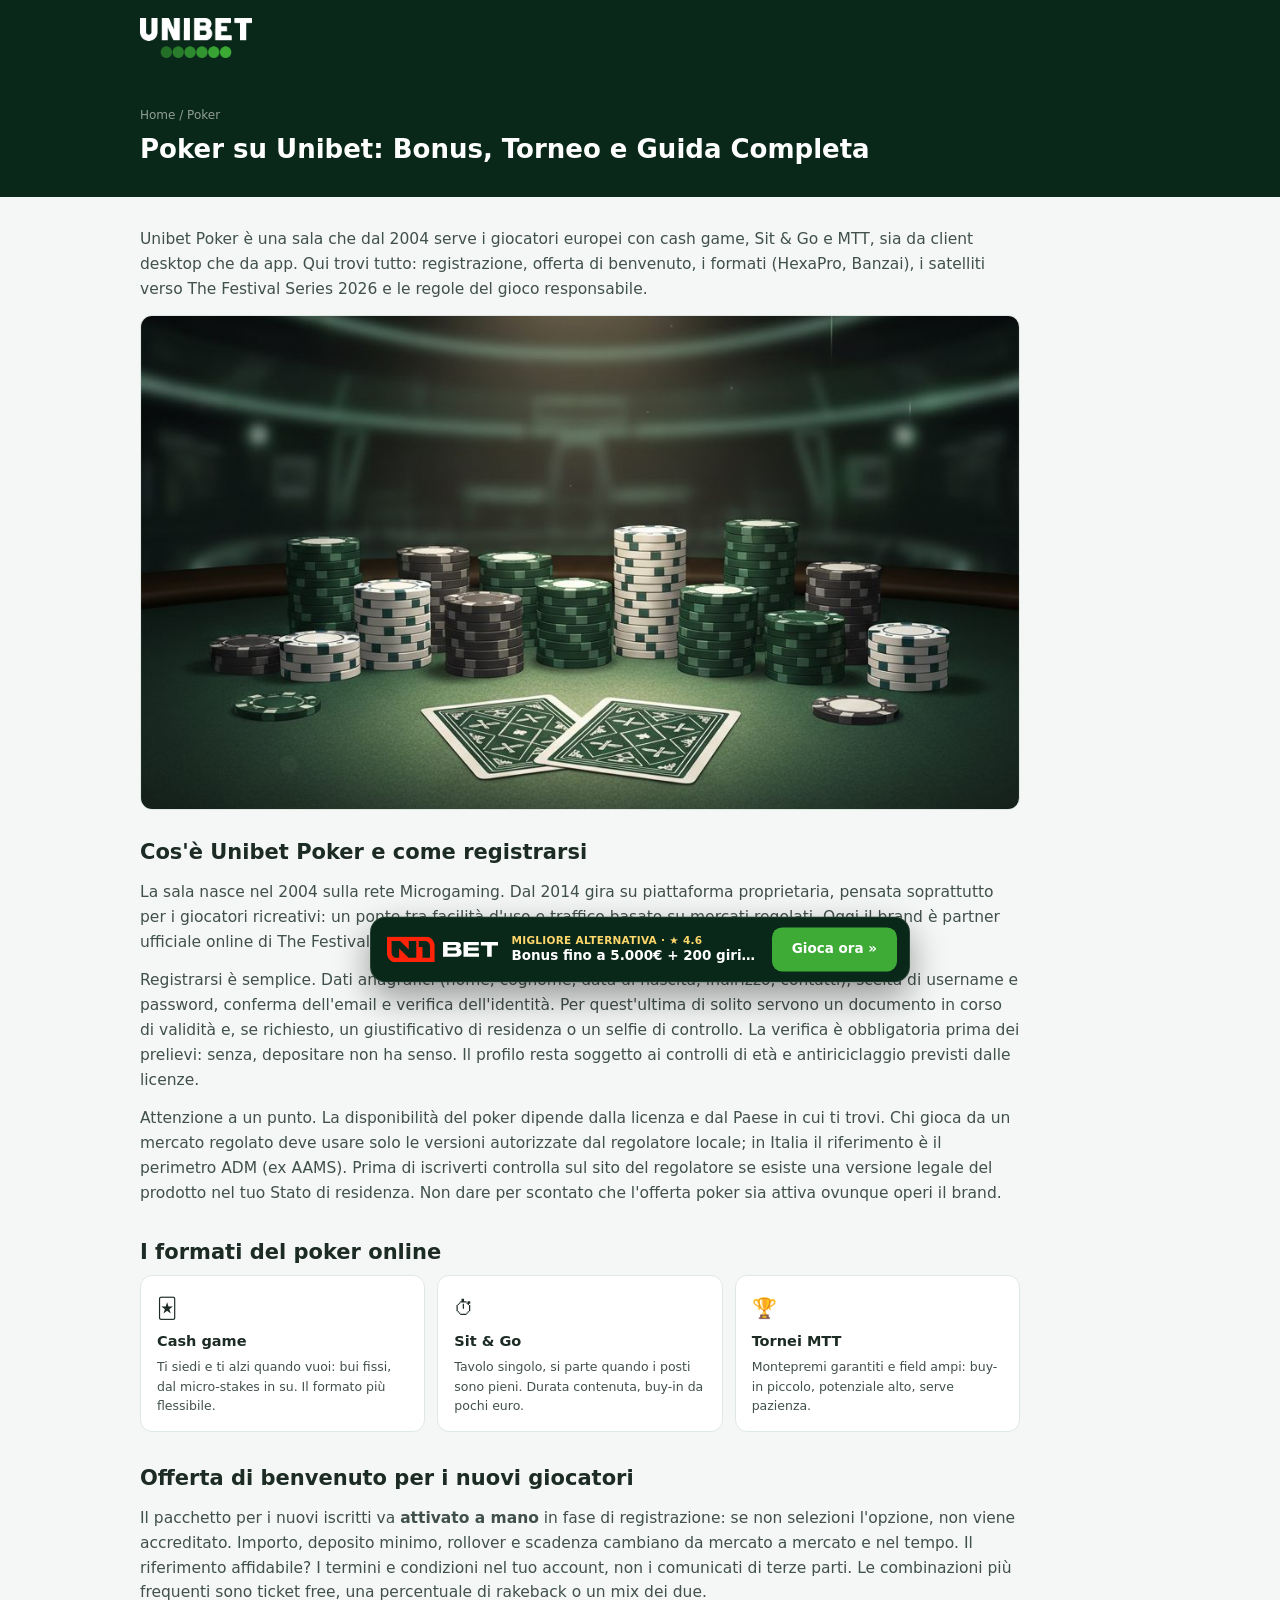
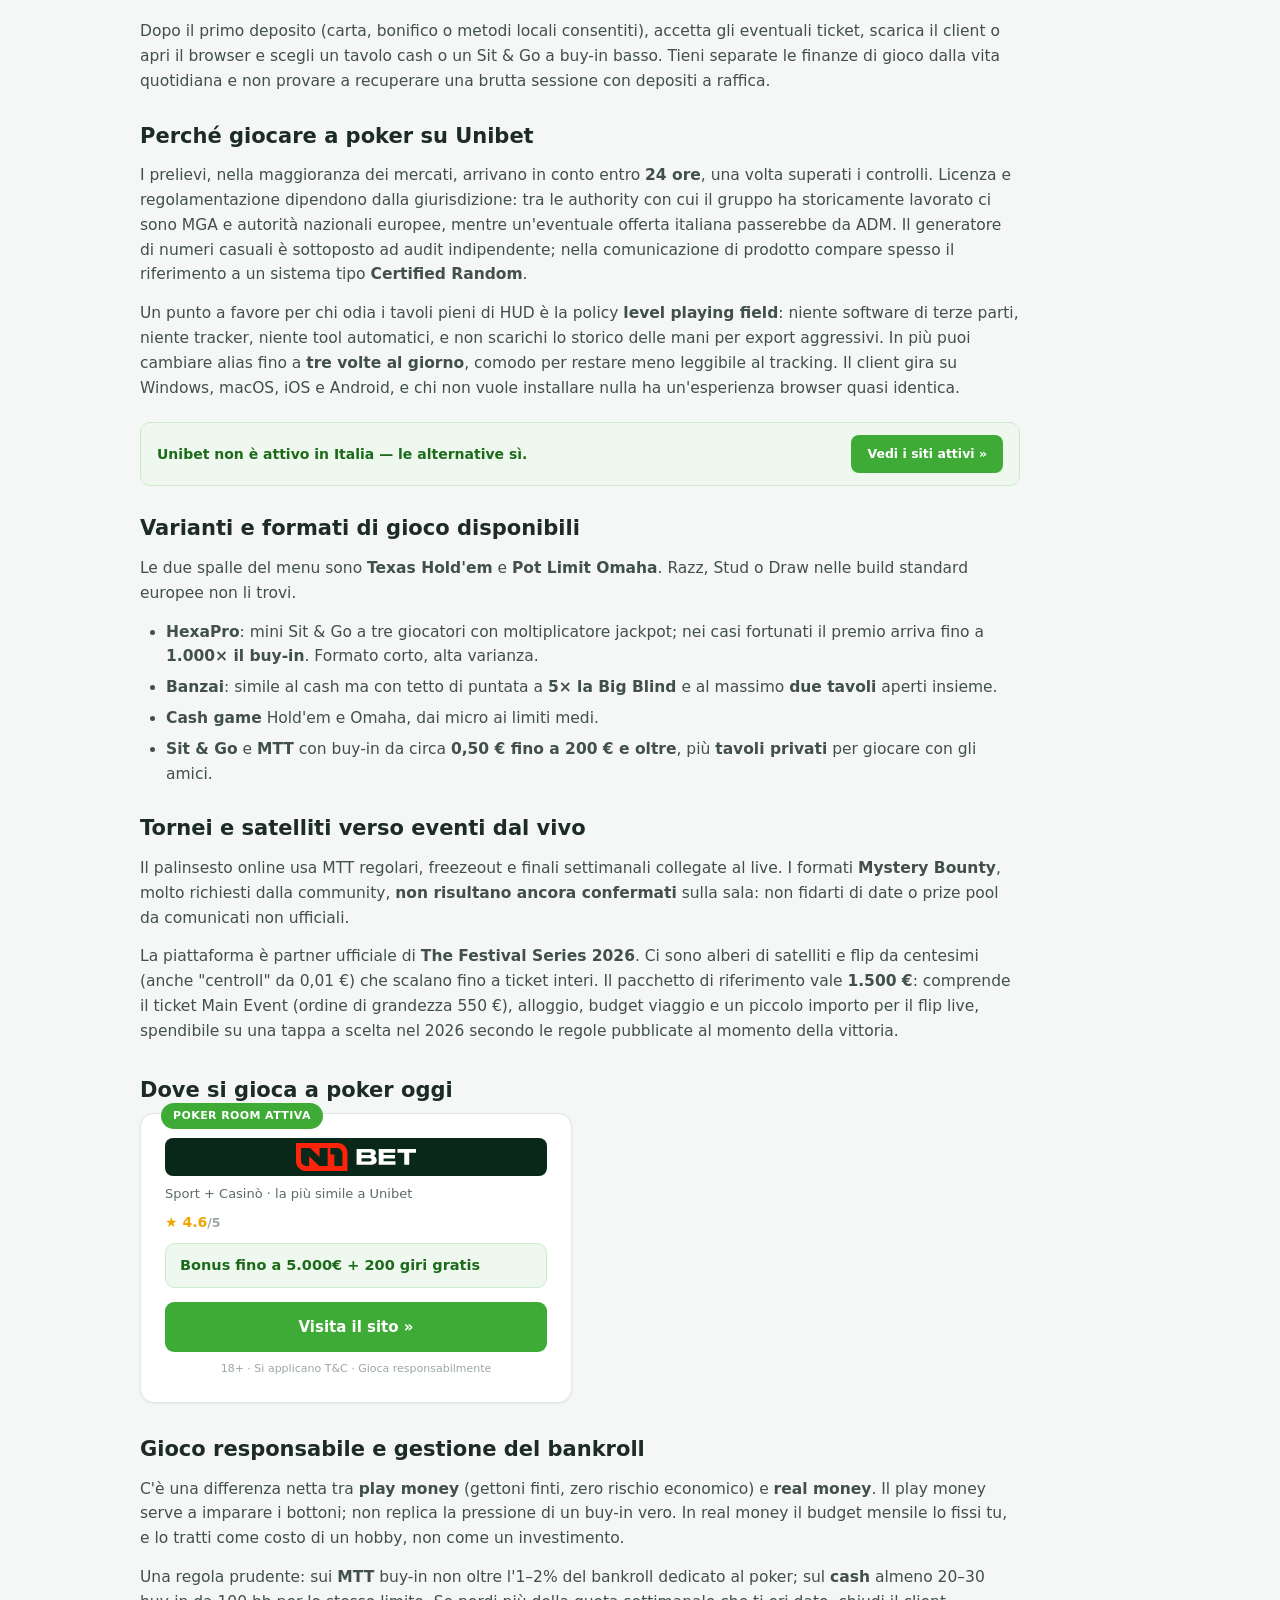
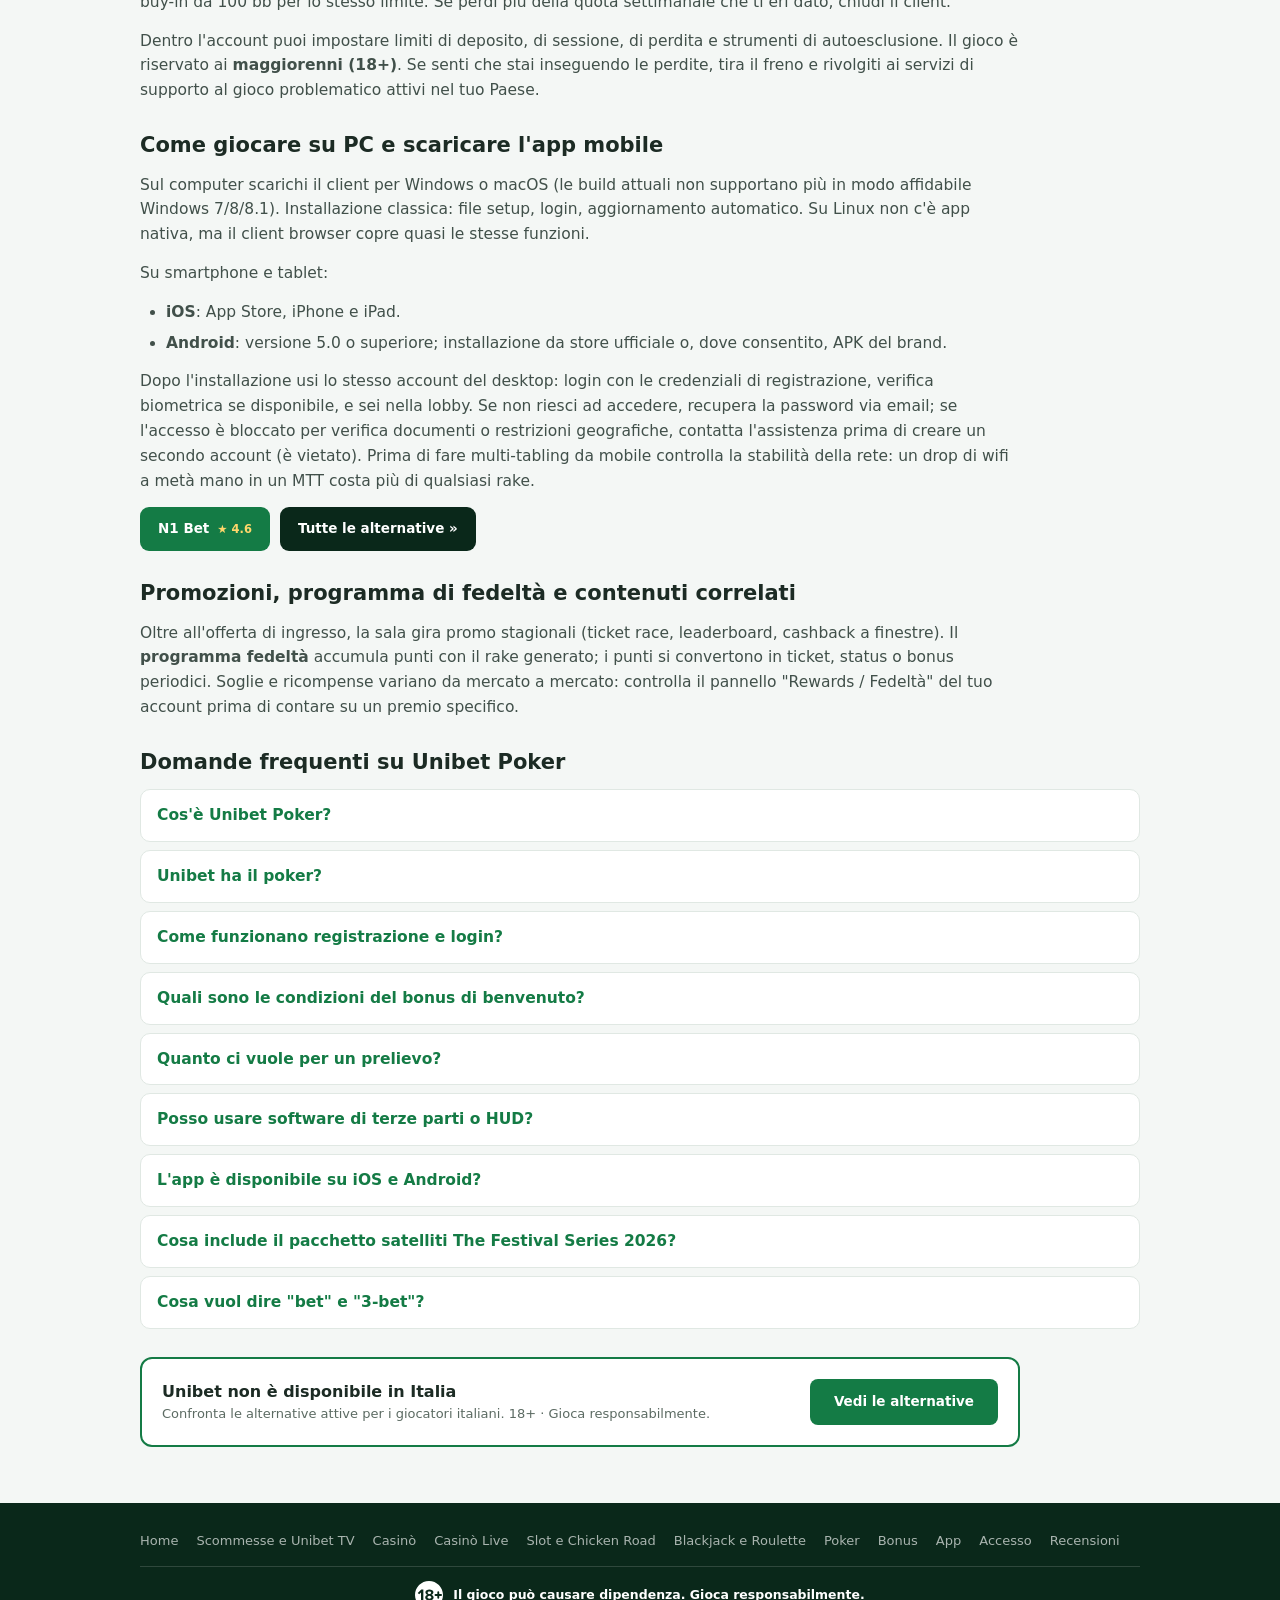
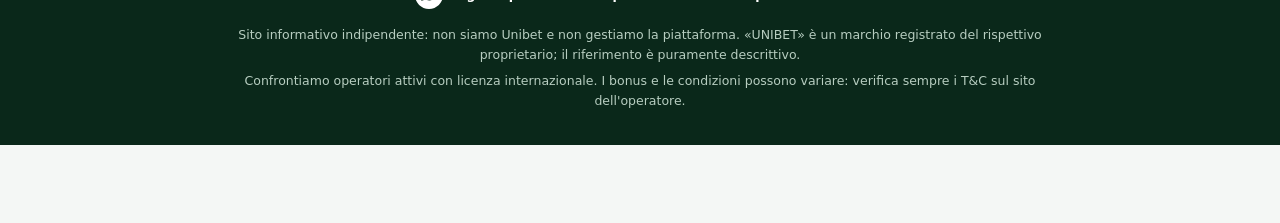
<file: poker/index.html>
<!doctype html>
<html lang="it">
<head>
<meta charset="utf-8">
<meta name="viewport" content="width=device-width, initial-scale=1">
<title>Unibet Poker: bonus, tornei e guida completa</title>
<meta name="description" content="Scopri Unibet Poker: registrazione, bonus, HexaPro, Banzai, tornei, satelliti The Festival Series 2026, app e gioco responsabile.">
<link rel="canonical" href="https://unibetloginit.com/poker/">
<link rel="icon" type="image/svg+xml" href="/favicon.svg">
<link rel="alternate" hreflang="it-it" href="https://unibetloginit.com/poker/">
<link rel="alternate" hreflang="x-default" href="https://unibetloginit.com/poker/">
<link rel="stylesheet" href="/assets/style.css">
<script type="application/ld+json">{"@context":"https://schema.org","@type":"BreadcrumbList","itemListElement":[{"@type":"ListItem","position":1,"name":"Home","item":"https://unibetloginit.com/"},{"@type":"ListItem","position":2,"name":"Poker","item":"https://unibetloginit.com/poker/"}]}</script>

<script type="application/ld+json">{"@context":"https://schema.org","@type":"FAQPage","mainEntity":[{"@type":"Question","name":"Cos'è Unibet Poker?","acceptedAnswer":{"@type":"Answer","text":"È la sala di poker online del brand, attiva dal 2004 (prima su Microgaming, dal 2014 su piattaforma propria), con Hold'em, Omaha, i formati HexaPro/Banzai, MTT e satelliti verso eventi live come The Festival Series. Operativa dove è licenziata e accessibile."}},{"@type":"Question","name":"Unibet ha il poker?","acceptedAnswer":{"@type":"Answer","text":"Sì, il poker è un prodotto storico del gruppo. Disponibilità e prize pool dipendono dal Paese e dalle licenze; se sei in Italia verifica se esiste un'offerta ADM autorizzata prima di registrarti o depositare."}},{"@type":"Question","name":"Come funzionano registrazione e login?","acceptedAnswer":{"@type":"Answer","text":"Dati personali, email, verifica identità con documento: senza verifica non prelevi. Il login usa le stesse credenziali su desktop e app; se dimentichi la password recuperala via email, per blocchi da verifica o geolocalizzazione contatta l'assistenza."}},{"@type":"Question","name":"Quali sono le condizioni del bonus di benvenuto?","acceptedAnswer":{"@type":"Answer","text":"Variano da mercato a mercato. Il bonus va accettato a mano in fase di iscrizione; importo, deposito minimo e rollover sono indicati nei termini del tuo account: non basarti su voci social non ufficiali."}},{"@type":"Question","name":"Quanto ci vuole per un prelievo?","acceptedAnswer":{"@type":"Answer","text":"Nella maggior parte dei mercati i tempi tipici sono entro 24 ore dall'approvazione dei controlli. Metodi e orari bancari locali possono allungare l'accredito."}},{"@type":"Question","name":"Posso usare software di terze parti o HUD?","acceptedAnswer":{"@type":"Answer","text":"No: policy level playing field, con divieto di tracker e tool esterni. L'alias è modificabile fino a tre volte al giorno."}},{"@type":"Question","name":"L'app è disponibile su iOS e Android?","acceptedAnswer":{"@type":"Answer","text":"Sì: App Store per iPhone/iPad; Android 5.0+ via store o APK dove consentito. Desktop su Windows e macOS; Linux via browser."}},{"@type":"Question","name":"Cosa include il pacchetto satelliti The Festival Series 2026?","acceptedAnswer":{"@type":"Answer","text":"Un pacchetto da 1.500 € (ticket Main Event, hotel, viaggio e piccolo importo live) spendibile su una tappa 2026, secondo le regole dei satelliti al momento della vittoria."}},{"@type":"Question","name":"Cosa vuol dire \"bet\" e \"3-bet\"?","acceptedAnswer":{"@type":"Answer","text":"\"Bet\" è la prima puntata volontaria in una street. \"3-bet\" è il rilancio al terzo livello di azione (open raise → 3-bet). Sul Banzai, con cap a 5× BB, i 3-bet sono spesso committal: scegli spot tight. Gioca solo se maggiorenne, con un budget che puoi permetterti di perdere, e trattando il poker come intrattenimento regolamentato."}}]}</script>
<style>
.seo h3{font-size:17px;font-weight:800;margin:18px 0 8px;color:var(--ink)}
.seo ul,.seo ol{color:#41504a;margin:0 0 14px;padding-left:22px}
.seo li{margin-bottom:6px}
.seo table{width:100%;border-collapse:collapse;margin:14px 0;font-size:14px;background:var(--card)}
.seo td,.seo th{border:1px solid var(--line);padding:8px 10px;color:#41504a;text-align:left;vertical-align:top}
.seo th{color:var(--ink);background:#eaf1ec;font-weight:800}
.seo article-p p{color:#41504a}
.seo a{color:var(--green2);text-decoration:underline}
.subtop{background:var(--dark);padding:30px 0}
.subtop .crumbs{font-size:12px;color:rgba(255,255,255,.55);margin-bottom:8px}
.subtop .crumbs a{color:rgba(255,255,255,.55)}
.subtop h1{margin:0;font-size:26px;color:#fff;line-height:1.3;font-weight:900}
.page-body{padding-top:30px}
.page-body p{color:#41504a;margin-bottom:14px;max-width:880px}
.page-body h2{font-size:21px;font-weight:900;margin:26px 0 10px}
.page-body details{border:1px solid var(--line);border-radius:10px;background:var(--card);margin-bottom:8px;padding:0 16px}
.page-body summary{cursor:pointer;padding:13px 0;font-weight:800;color:var(--green2);list-style:none}
.page-body summary::-webkit-details-marker{display:none}
.page-body details p{padding-bottom:12px}
.ctabox{display:flex;align-items:center;justify-content:space-between;gap:14px;flex-wrap:wrap;background:var(--card);border:2px solid var(--green2);border-radius:12px;padding:20px;margin:28px 0;max-width:880px}
.ctabox .t{font-weight:900;font-size:16px;color:var(--ink)}
.ctabox .s{color:var(--mut);font-size:13px}
.ctabox .go{background:var(--green2);color:#fff;border-radius:8px;padding:12px 24px;font-weight:800;font-size:13.5px;white-space:nowrap}
.ctabox .go:hover{background:var(--green)}
.cluster-foot{display:flex;flex-wrap:wrap;gap:6px 18px;padding-bottom:14px;margin-bottom:14px;border-bottom:1px solid rgba(255,255,255,.15);font-size:13px}
.cluster-foot a{color:rgba(255,255,255,.65)}
.cluster-foot a:hover{color:#fff}
.tblwrap{overflow-x:auto;margin:14px 0;max-width:880px}
.tblwrap table{margin:0;min-width:480px}
.page-body ul,.page-body ol{margin:0 0 14px;padding-left:26px;color:#41504a;max-width:880px}
.page-body li{margin-bottom:6px}
.page-body ol li::marker{font-weight:800;color:var(--green2)}
.ximg{display:block;width:100%;height:auto;max-width:880px;aspect-ratio:16/9;object-fit:cover;border-radius:12px;margin:6px 0 14px;border:1px solid var(--line)}
.btnrow{display:flex;gap:10px;flex-wrap:wrap;margin:2px 0 10px;max-width:880px}
.btnrow .bt{display:inline-flex;align-items:center;gap:8px;background:var(--green2);color:#fff;font-weight:800;font-size:13.5px;border-radius:9px;padding:11px 18px;transition:filter .15s}
.btnrow .bt span{font-weight:700;font-size:11.5px;color:#ffd76b}
.btnrow .bt:hover{filter:brightness(1.1)}
.btnrow .bt-alt{background:var(--dark)}
.ctamini{display:flex;align-items:center;justify-content:space-between;gap:12px;flex-wrap:wrap;background:#eef8ee;border:1px solid #cdeacc;border-radius:10px;padding:12px 16px;margin:22px 0;max-width:880px;font-size:14px}
.ctamini span{color:#1c6b1a;font-weight:700}
.ctamini a{background:var(--lime);color:#fff;font-weight:800;font-size:12.5px;border-radius:8px;padding:9px 16px;white-space:nowrap}
.bcards{display:grid;grid-template-columns:repeat(2,1fr);gap:14px;max-width:880px;margin:4px 0 8px}
@media(max-width:640px){.bcards{grid-template-columns:1fr}}
.bcard{position:relative;background:linear-gradient(160deg,#fff 60%,#eef8ee);border:1px solid var(--line);border-radius:14px;padding:22px;text-align:center;box-shadow:0 1px 3px rgba(20,60,40,.06)}
.bcard .rib{position:absolute;top:-11px;left:50%;transform:translateX(-50%);background:var(--lime);color:#fff;font-size:11px;font-weight:800;text-transform:uppercase;padding:4px 12px;border-radius:16px;white-space:nowrap}
.bcard .logo{height:34px;width:auto;object-fit:contain;margin:0 auto 10px}
.bcard .logo.dk{background:var(--dark);padding:5px 9px;border-radius:8px}
.bcard .bamt{font-size:34px;font-weight:900;color:var(--green2);line-height:1.1}
.bcard .bamt span{display:block;font-size:14.5px;font-weight:800;color:var(--ink);margin-top:2px}
.bcard .brate{color:var(--mut);font-size:12.5px;margin:8px 0 14px}
.bcard .bgo{display:block;background:var(--lime);color:#fff;font-weight:900;border-radius:9px;padding:13px;font-size:15px}
.bcard .bgo:hover{filter:brightness(1.08)}
.bcard .note{color:#9aa8a0;font-size:11px;margin-top:8px}
.appbtns{display:flex;gap:12px;flex-wrap:wrap;margin:4px 0 10px;max-width:880px}
.appbt{display:inline-flex;align-items:center;gap:10px;background:var(--dark);color:#fff;border-radius:12px;padding:10px 18px;min-width:190px}
.appbt .ic{font-size:22px}
.appbt small{display:block;font-size:10.5px;color:rgba(255,255,255,.65);font-weight:600;text-transform:uppercase;letter-spacing:.4px}
.appbt b{font-size:15px;font-weight:900}
.appbt:hover{background:#0f3d27}
body{padding-bottom:78px}
.sbar{position:fixed;left:50%;bottom:16px;transform:translate(-50%,150%);z-index:90;display:flex;align-items:center;gap:13px;background:var(--dark);border:1px solid rgba(255,255,255,.12);border-radius:16px;padding:10px 12px 10px 16px;box-shadow:0 14px 36px rgba(0,0,0,.4);width:min(540px,calc(100% - 32px));transition:transform .3s ease}
.sbar.show{transform:translate(-50%,0)}
.sbar .lg{height:26px;width:auto;flex:none}
.sbar .tx{flex:1;min-width:0;line-height:1.25}
.sbar .tx small{display:block;color:#ffd76b;font-size:10.5px;font-weight:800;letter-spacing:.3px}
.sbar .tx b{display:block;color:#fff;font-size:13.5px;white-space:nowrap;overflow:hidden;text-overflow:ellipsis}
.sbar .go{background:var(--lime);color:#fff;font-weight:900;font-size:13.5px;padding:11px 20px;border-radius:10px;white-space:nowrap;flex:none}
.sbar .go:hover{filter:brightness(1.1)}
.sbar .fl-m{display:none}
@media(max-width:640px){body{padding-bottom:64px}.sbar{bottom:0;width:100%;border-radius:14px 14px 0 0;border-left:0;border-right:0;border-bottom:0;padding:8px 12px;gap:10px}.sbar .go{padding:10px 14px;font-size:12.5px}.sbar .lg{height:22px}.sbar .tx small{display:none}.sbar .fl-d{display:none}.sbar .fl-m{display:inline}.sbar .tx b{font-size:13px}}
.xtra{margin:30px 0;max-width:880px}
.xtra h2{font-size:21px;font-weight:900;margin:0 0 6px}
.xtra .sub{color:var(--mut);font-size:13.5px;margin-bottom:16px}
.alts.alts-sub{grid-template-columns:repeat(2,1fr);max-width:880px}
@media(max-width:560px){.alts.alts-sub{grid-template-columns:1fr}}
.matches-x{border:1px solid var(--line);border-radius:12px;overflow:hidden;background:var(--card)}
.matches-x .mrow{display:flex;align-items:center;gap:12px;padding:13px 16px;border-top:1px solid var(--line);flex-wrap:wrap}
.matches-x .mrow:first-child{border-top:0}
.matches-x .mdate{font-size:11.5px;color:var(--mut);min-width:70px;font-weight:700}
.matches-x .mteams{font-weight:800;flex:1;min-width:150px;font-size:14.5px}
.matches-x .mlg{font-size:11px;color:var(--mut)}
.matches-x .odds{display:flex;gap:6px}
.matches-x .odd{background:#eaf1ec;border:1px solid var(--line);border-radius:8px;padding:6px 10px;font-size:12.5px;font-weight:800;text-align:center;min-width:52px}
.matches-x .odd span{display:block;font-weight:600;font-size:10px;color:var(--mut)}
.matches-x .odd:hover{background:var(--green2);color:#fff}
.matches-x .odd:hover span{color:rgba(255,255,255,.7)}
.mnote{font-size:11.5px;color:var(--mut);margin-top:8px}
.ratebox{display:flex;gap:22px;align-items:center;background:var(--card);border:1px solid var(--line);border-radius:14px;padding:22px;flex-wrap:wrap}
.ratebox .big{font-size:44px;font-weight:900;color:var(--green2);line-height:1}
.ratebox .big small{display:block;font-size:12px;color:var(--mut);font-weight:700;margin-top:4px}
.ratebox .bars{flex:1;min-width:220px;display:grid;gap:8px}
.ratebox .bar-r{display:grid;grid-template-columns:130px 1fr 34px;gap:10px;align-items:center;font-size:13px}
.ratebox .bar-r .lb{color:#41504a;font-weight:700}
.ratebox .track{height:8px;background:#e5ece7;border-radius:6px;overflow:hidden}
.ratebox .track i{display:block;height:100%;background:var(--green2);border-radius:6px}
.ratebox .vl{font-weight:800;text-align:right}
.revs{display:grid;gap:12px;margin-top:16px}
.rev{background:var(--card);border:1px solid var(--line);border-radius:12px;padding:16px 18px}
.rev .rh{display:flex;justify-content:space-between;gap:10px;margin-bottom:6px;flex-wrap:wrap}
.rev .who{font-weight:800;font-size:14px}
.rev .stars{color:#f0a500;font-size:13px;letter-spacing:1px}
.rev .stars .off{color:#d5ddd7}
.rev p{color:#41504a;font-size:13.5px;margin:0;line-height:1.6}
.rev .meta{color:var(--mut);font-size:11.5px;margin-top:8px}
.stores{display:grid;gap:10px;max-width:520px}
.store{display:flex;align-items:center;gap:14px;background:var(--card);border:1px solid var(--line);border-radius:12px;padding:14px 16px}
.store .x{width:34px;height:34px;border-radius:50%;background:#fdecec;color:#c0392b;display:flex;align-items:center;justify-content:center;font-weight:900;flex:none}
.store .nm{font-weight:800;font-size:14px}
.store .st{color:#c0392b;font-size:12.5px;font-weight:700}
.mocklogin{position:relative;max-width:420px;background:var(--card);border:1px solid var(--line);border-radius:14px;padding:24px;overflow:hidden}
.mocklogin label{display:block;font-size:12px;font-weight:800;color:var(--mut);margin:12px 0 4px}
.mocklogin .fld{width:100%;border:1px solid var(--line);border-radius:8px;padding:11px 12px;font-size:14px;background:#f2f6f3;color:#9aa8a0}
.mocklogin .btn{width:100%;margin-top:16px;background:#c9d4cd;color:#fff;border:0;border-radius:8px;padding:13px;font-weight:900;font-size:14px}
.mocklogin .veil{position:absolute;inset:0;background:rgba(9,36,25,.82);display:flex;flex-direction:column;align-items:center;justify-content:center;gap:10px;text-align:center;padding:20px;border-radius:14px}
.mocklogin .veil .t{color:#fff;font-weight:900;font-size:16px}
.mocklogin .veil .s{color:rgba(255,255,255,.75);font-size:12.5px;max-width:280px}
.mocklogin .veil .go{background:var(--lime);color:#fff;border-radius:8px;padding:11px 22px;font-weight:800;font-size:13px;margin-top:6px}
.fmts{display:grid;grid-template-columns:repeat(3,1fr);gap:12px;max-width:880px}
@media(max-width:680px){.fmts{grid-template-columns:1fr}}
.fmt{background:var(--card);border:1px solid var(--line);border-radius:12px;padding:16px}
.fmt .ic{font-size:20px;margin-bottom:6px}
.fmt .nm{font-weight:900;font-size:14.5px;margin-bottom:4px}
.fmt p{color:#41504a;font-size:12.5px;margin:0;line-height:1.55}
</style>
</head>
<body>
<header class="hd"><div class="wrap"><img src="/assets/unibet-logo.png" alt="Unibet" width="146" height="52"></div></header>
<section class="subtop"><div class="wrap"><div class="crumbs"><a href="/">Home</a> / Poker</div>
<h1>Poker su Unibet: Bonus, Torneo e Guida Completa</h1></div></section>
<div class="wrap page-body"><article><p>Unibet Poker è una sala che dal 2004 serve i giocatori europei con cash game, Sit &amp; Go e MTT, sia da client desktop che da app. Qui trovi tutto: registrazione, offerta di benvenuto, i formati (HexaPro, Banzai), i satelliti verso The Festival Series 2026 e le regole del gioco responsabile.</p>
<img class="ximg" src="/assets/xtra-poker.jpg" alt="Tavolo da poker con fiches e carte coperte" loading="lazy" width="1024" height="576"><h2>Cos&#x27;è Unibet Poker e come registrarsi</h2>
<p>La sala nasce nel 2004 sulla rete Microgaming. Dal 2014 gira su piattaforma proprietaria, pensata soprattutto per i giocatori ricreativi: un ponte tra facilità d&#x27;uso e traffico basato su mercati regolati. Oggi il brand è partner ufficiale online di The Festival Series.</p>
<p>Registrarsi è semplice. Dati anagrafici (nome, cognome, data di nascita, indirizzo, contatti), scelta di username e password, conferma dell&#x27;email e verifica dell&#x27;identità. Per quest&#x27;ultima di solito servono un documento in corso di validità e, se richiesto, un giustificativo di residenza o un selfie di controllo. La verifica è obbligatoria prima dei prelievi: senza, depositare non ha senso. Il profilo resta soggetto ai controlli di età e antiriciclaggio previsti dalle licenze.</p>
<p>Attenzione a un punto. La disponibilità del poker dipende dalla licenza e dal Paese in cui ti trovi. Chi gioca da un mercato regolato deve usare solo le versioni autorizzate dal regolatore locale; in Italia il riferimento è il perimetro ADM (ex AAMS). Prima di iscriverti controlla sul sito del regolatore se esiste una versione legale del prodotto nel tuo Stato di residenza. Non dare per scontato che l&#x27;offerta poker sia attiva ovunque operi il brand.</p>
<div class="xtra"><h2>I formati del poker online</h2><div class="fmts"><div class="fmt"><div class="ic">🃏</div><div class="nm">Cash game</div><p>Ti siedi e ti alzi quando vuoi: bui fissi, dal micro-stakes in su. Il formato più flessibile.</p></div><div class="fmt"><div class="ic">⏱</div><div class="nm">Sit & Go</div><p>Tavolo singolo, si parte quando i posti sono pieni. Durata contenuta, buy-in da pochi euro.</p></div><div class="fmt"><div class="ic">🏆</div><div class="nm">Tornei MTT</div><p>Montepremi garantiti e field ampi: buy-in piccolo, potenziale alto, serve pazienza.</p></div></div></div><h2>Offerta di benvenuto per i nuovi giocatori</h2>
<p>Il pacchetto per i nuovi iscritti va <strong>attivato a mano</strong> in fase di registrazione: se non selezioni l&#x27;opzione, non viene accreditato. Importo, deposito minimo, rollover e scadenza cambiano da mercato a mercato e nel tempo. Il riferimento affidabile? I termini e condizioni nel tuo account, non i comunicati di terze parti. Le combinazioni più frequenti sono ticket free, una percentuale di rakeback o un mix dei due.</p>
<p>Dopo il primo deposito (carta, bonifico o metodi locali consentiti), accetta gli eventuali ticket, scarica il client o apri il browser e scegli un tavolo cash o un Sit &amp; Go a buy-in basso. Tieni separate le finanze di gioco dalla vita quotidiana e non provare a recuperare una brutta sessione con depositi a raffica.</p>
<h2>Perché giocare a poker su Unibet</h2>
<p>I prelievi, nella maggioranza dei mercati, arrivano in conto entro <strong>24 ore</strong>, una volta superati i controlli. Licenza e regolamentazione dipendono dalla giurisdizione: tra le authority con cui il gruppo ha storicamente lavorato ci sono MGA e autorità nazionali europee, mentre un&#x27;eventuale offerta italiana passerebbe da ADM. Il generatore di numeri casuali è sottoposto ad audit indipendente; nella comunicazione di prodotto compare spesso il riferimento a un sistema tipo <strong>Certified Random</strong>.</p>
<p>Un punto a favore per chi odia i tavoli pieni di HUD è la policy <strong>level playing field</strong>: niente software di terze parti, niente tracker, niente tool automatici, e non scarichi lo storico delle mani per export aggressivi. In più puoi cambiare alias fino a <strong>tre volte al giorno</strong>, comodo per restare meno leggibile al tracking. Il client gira su Windows, macOS, iOS e Android, e chi non vuole installare nulla ha un&#x27;esperienza browser quasi identica.</p>
<div class="ctamini"><span>Unibet non è attivo in Italia — le alternative sì.</span><a href="/referral-link?sub_id_1=n1" rel="nofollow">Vedi i siti attivi »</a></div><h2>Varianti e formati di gioco disponibili</h2>
<p>Le due spalle del menu sono <strong>Texas Hold&#x27;em</strong> e <strong>Pot Limit Omaha</strong>. Razz, Stud o Draw nelle build standard europee non li trovi.</p>
<ul>
<li><strong>HexaPro</strong>: mini Sit &amp; Go a tre giocatori con moltiplicatore jackpot; nei casi fortunati il premio arriva fino a <strong>1.000× il buy-in</strong>. Formato corto, alta varianza.</li>
<li><strong>Banzai</strong>: simile al cash ma con tetto di puntata a <strong>5× la Big Blind</strong> e al massimo <strong>due tavoli</strong> aperti insieme.</li>
<li><strong>Cash game</strong> Hold&#x27;em e Omaha, dai micro ai limiti medi.</li>
<li><strong>Sit &amp; Go</strong> e <strong>MTT</strong> con buy-in da circa <strong>0,50 € fino a 200 € e oltre</strong>, più <strong>tavoli privati</strong> per giocare con gli amici.</li>
</ul>
<h2>Tornei e satelliti verso eventi dal vivo</h2>
<p>Il palinsesto online usa MTT regolari, freezeout e finali settimanali collegate al live. I formati <strong>Mystery Bounty</strong>, molto richiesti dalla community, <strong>non risultano ancora confermati</strong> sulla sala: non fidarti di date o prize pool da comunicati non ufficiali.</p>
<p>La piattaforma è partner ufficiale di <strong>The Festival Series 2026</strong>. Ci sono alberi di satelliti e flip da centesimi (anche &quot;centroll&quot; da 0,01 €) che scalano fino a ticket interi. Il pacchetto di riferimento vale <strong>1.500 €</strong>: comprende il ticket Main Event (ordine di grandezza 550 €), alloggio, budget viaggio e un piccolo importo per il flip live, spendibile su una tappa a scelta nel 2026 secondo le regole pubblicate al momento della vittoria.</p>
<div class="xtra"><h2>Dove si gioca a poker oggi</h2><div class="alts alts-sub"><div class="alt"><span class="rib">Poker room attiva</span><img class="logo dk" src="/assets/n1bet-logo.svg" alt="N1 Bet" width="160" height="38"><h3 class="sr">N1 Bet</h3><div class="tag">Sport + Casinò · la più simile a Unibet</div><div class="rate">★ 4.6<span>/5</span></div><div class="bonus">Bonus fino a 5.000€ + 200 giri gratis</div><a class="cta" href="/referral-link?sub_id_1=n1" rel="nofollow">Visita il sito »</a><div class="note">18+ · Si applicano T&amp;C · Gioca responsabilmente</div></div></div></div><h2>Gioco responsabile e gestione del bankroll</h2>
<p>C&#x27;è una differenza netta tra <strong>play money</strong> (gettoni finti, zero rischio economico) e <strong>real money</strong>. Il play money serve a imparare i bottoni; non replica la pressione di un buy-in vero. In real money il budget mensile lo fissi tu, e lo tratti come costo di un hobby, non come un investimento.</p>
<p>Una regola prudente: sui <strong>MTT</strong> buy-in non oltre l&#x27;1–2% del bankroll dedicato al poker; sul <strong>cash</strong> almeno 20–30 buy-in da 100 bb per lo stesso limite. Se perdi più della quota settimanale che ti eri dato, chiudi il client.</p>
<p>Dentro l&#x27;account puoi impostare limiti di deposito, di sessione, di perdita e strumenti di autoesclusione. Il gioco è riservato ai <strong>maggiorenni (18+)</strong>. Se senti che stai inseguendo le perdite, tira il freno e rivolgiti ai servizi di supporto al gioco problematico attivi nel tuo Paese.</p>
<h2>Come giocare su PC e scaricare l&#x27;app mobile</h2>
<p>Sul computer scarichi il client per Windows o macOS (le build attuali non supportano più in modo affidabile Windows 7/8/8.1). Installazione classica: file setup, login, aggiornamento automatico. Su Linux non c&#x27;è app nativa, ma il client browser copre quasi le stesse funzioni.</p>
<p>Su smartphone e tablet:</p>
<ul>
<li><strong>iOS</strong>: App Store, iPhone e iPad.</li>
<li><strong>Android</strong>: versione 5.0 o superiore; installazione da store ufficiale o, dove consentito, APK del brand.</li>
</ul>
<p>Dopo l&#x27;installazione usi lo stesso account del desktop: login con le credenziali di registrazione, verifica biometrica se disponibile, e sei nella lobby. Se non riesci ad accedere, recupera la password via email; se l&#x27;accesso è bloccato per verifica documenti o restrizioni geografiche, contatta l&#x27;assistenza prima di creare un secondo account (è vietato). Prima di fare multi-tabling da mobile controlla la stabilità della rete: un drop di wifi a metà mano in un MTT costa più di qualsiasi rake.</p>
<div class="btnrow"><a class="bt" href="/referral-link?sub_id_1=n1" rel="nofollow">N1 Bet <span>★ 4.6</span></a><a class="bt bt-alt" href="/referral-link?sub_id_1=n1">Tutte le alternative »</a></div><h2>Promozioni, programma di fedeltà e contenuti correlati</h2>
<p>Oltre all&#x27;offerta di ingresso, la sala gira promo stagionali (ticket race, leaderboard, cashback a finestre). Il <strong>programma fedeltà</strong> accumula punti con il rake generato; i punti si convertono in ticket, status o bonus periodici. Soglie e ricompense variano da mercato a mercato: controlla il pannello &quot;Rewards / Fedeltà&quot; del tuo account prima di contare su un premio specifico.</p>
<h2>Domande frequenti su Unibet Poker</h2>
<details><summary>Cos&#x27;è Unibet Poker?</summary><p>È la sala di poker online del brand, attiva dal 2004 (prima su Microgaming, dal 2014 su piattaforma propria), con Hold&#x27;em, Omaha, i formati HexaPro/Banzai, MTT e satelliti verso eventi live come The Festival Series. Operativa dove è licenziata e accessibile.</p></details>
<details><summary>Unibet ha il poker?</summary><p>Sì, il poker è un prodotto storico del gruppo. Disponibilità e prize pool dipendono dal Paese e dalle licenze; se sei in Italia verifica se esiste un&#x27;offerta ADM autorizzata prima di registrarti o depositare.</p></details>
<details><summary>Come funzionano registrazione e login?</summary><p>Dati personali, email, verifica identità con documento: senza verifica non prelevi. Il login usa le stesse credenziali su desktop e app; se dimentichi la password recuperala via email, per blocchi da verifica o geolocalizzazione contatta l&#x27;assistenza.</p></details>
<details><summary>Quali sono le condizioni del bonus di benvenuto?</summary><p>Variano da mercato a mercato. Il bonus va accettato a mano in fase di iscrizione; importo, deposito minimo e rollover sono indicati nei termini del tuo account: non basarti su voci social non ufficiali.</p></details>
<details><summary>Quanto ci vuole per un prelievo?</summary><p>Nella maggior parte dei mercati i tempi tipici sono entro 24 ore dall&#x27;approvazione dei controlli. Metodi e orari bancari locali possono allungare l&#x27;accredito.</p></details>
<details><summary>Posso usare software di terze parti o HUD?</summary><p>No: policy level playing field, con divieto di tracker e tool esterni. L&#x27;alias è modificabile fino a tre volte al giorno.</p></details>
<details><summary>L&#x27;app è disponibile su iOS e Android?</summary><p>Sì: App Store per iPhone/iPad; Android 5.0+ via store o APK dove consentito. Desktop su Windows e macOS; Linux via browser.</p></details>
<details><summary>Cosa include il pacchetto satelliti The Festival Series 2026?</summary><p>Un pacchetto da <strong>1.500 €</strong> (ticket Main Event, hotel, viaggio e piccolo importo live) spendibile su una tappa 2026, secondo le regole dei satelliti al momento della vittoria.</p></details>
<details><summary>Cosa vuol dire &quot;bet&quot; e &quot;3-bet&quot;?</summary><p>&quot;Bet&quot; è la prima puntata volontaria in una street. &quot;3-bet&quot; è il rilancio al terzo livello di azione (open raise → 3-bet). Sul Banzai, con cap a 5× BB, i 3-bet sono spesso committal: scegli spot tight. Gioca solo se maggiorenne, con un budget che puoi permetterti di perdere, e trattando il poker come intrattenimento regolamentato.</p></details><div class="ctabox"><div><div class="t">Unibet non è disponibile in Italia</div>
<div class="s">Confronta le alternative attive per i giocatori italiani. 18+ · Gioca responsabilmente.</div></div>
<a class="go" href="/referral-link?sub_id_1=n1">Vedi le alternative</a></div></article></div>
<footer class="ft"><div class="wrap"><nav class="cluster-foot"><a href="/">Home</a><a href="/scommesse/">Scommesse e Unibet TV</a><a href="/casino/">Casinò</a><a href="/casino-live/">Casinò Live</a><a href="/slot/">Slot e Chicken Road</a><a href="/blackjack-roulette/">Blackjack e Roulette</a><a href="/poker/">Poker</a><a href="/bonus/">Bonus</a><a href="/app/">App</a><a href="/accesso/">Accesso</a><a href="/recensioni/">Recensioni</a></nav>
  <div class="rg"><img src="/assets/18-plus.svg" alt="18+"><span>Il gioco può causare dipendenza. Gioca responsabilmente.</span></div>
  <p>Sito informativo indipendente: non siamo Unibet e non gestiamo la piattaforma. «UNIBET» è un marchio registrato del rispettivo proprietario; il riferimento è puramente descrittivo.</p>
  <p>Confrontiamo operatori attivi con licenza internazionale. I bonus e le condizioni possono variare: verifica sempre i T&amp;C sul sito dell'operatore.</p>
</div></footer>
<div class="sbar" id="sbar"><img class="lg" src="/assets/n1bet-logo.svg" alt="N1 Bet" width="110" height="26"><span class="tx"><small>MIGLIORE ALTERNATIVA · ★ 4.6</small><b><span class="fl-d">Bonus fino a 5.000€ + 200 giri gratis</span><span class="fl-m">Bonus 5.000€ + 200 FS</span></b></span><a class="go" href="/referral-link?sub_id_1=n1" rel="nofollow">Gioca ora »</a></div><script>(function(){var b=document.getElementById("sbar");addEventListener("scroll",function(){b.classList.toggle("show",scrollY>320)},{passive:true})})();</script>
</body>
</html>
</file>
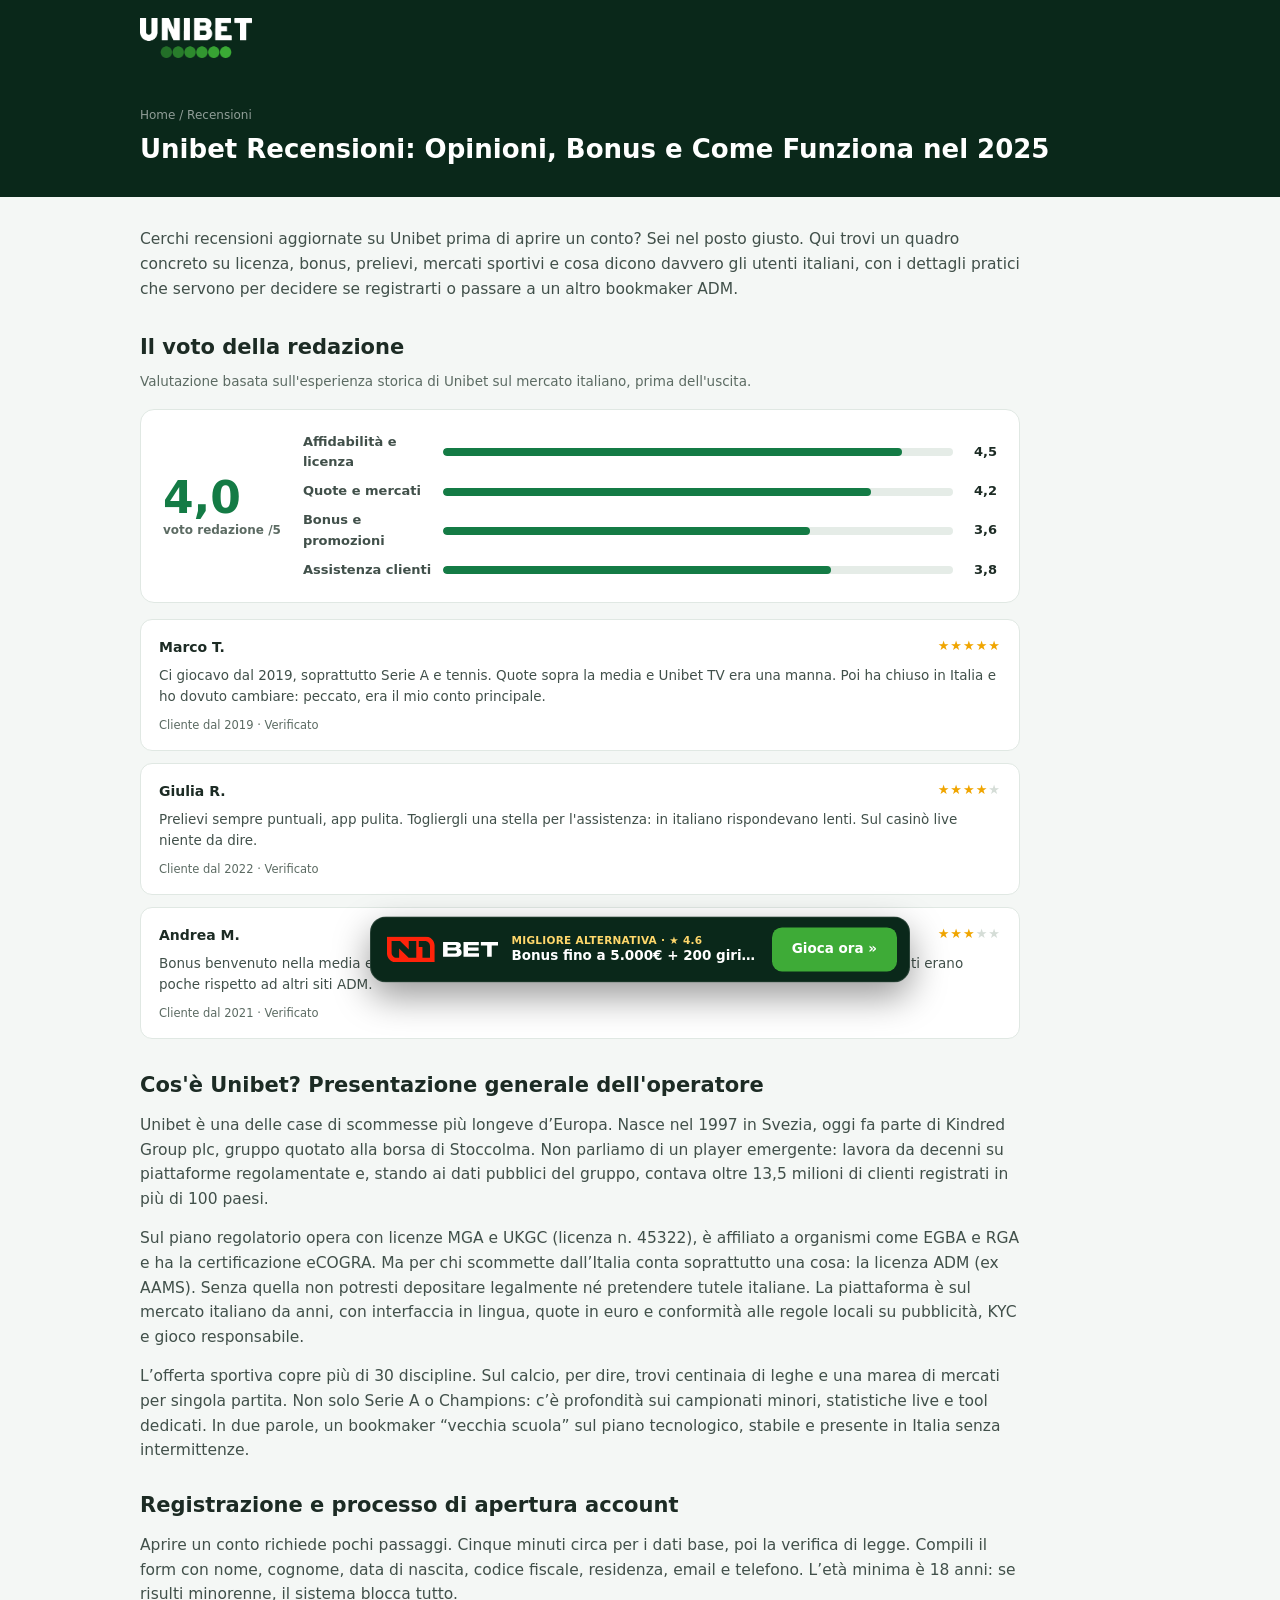
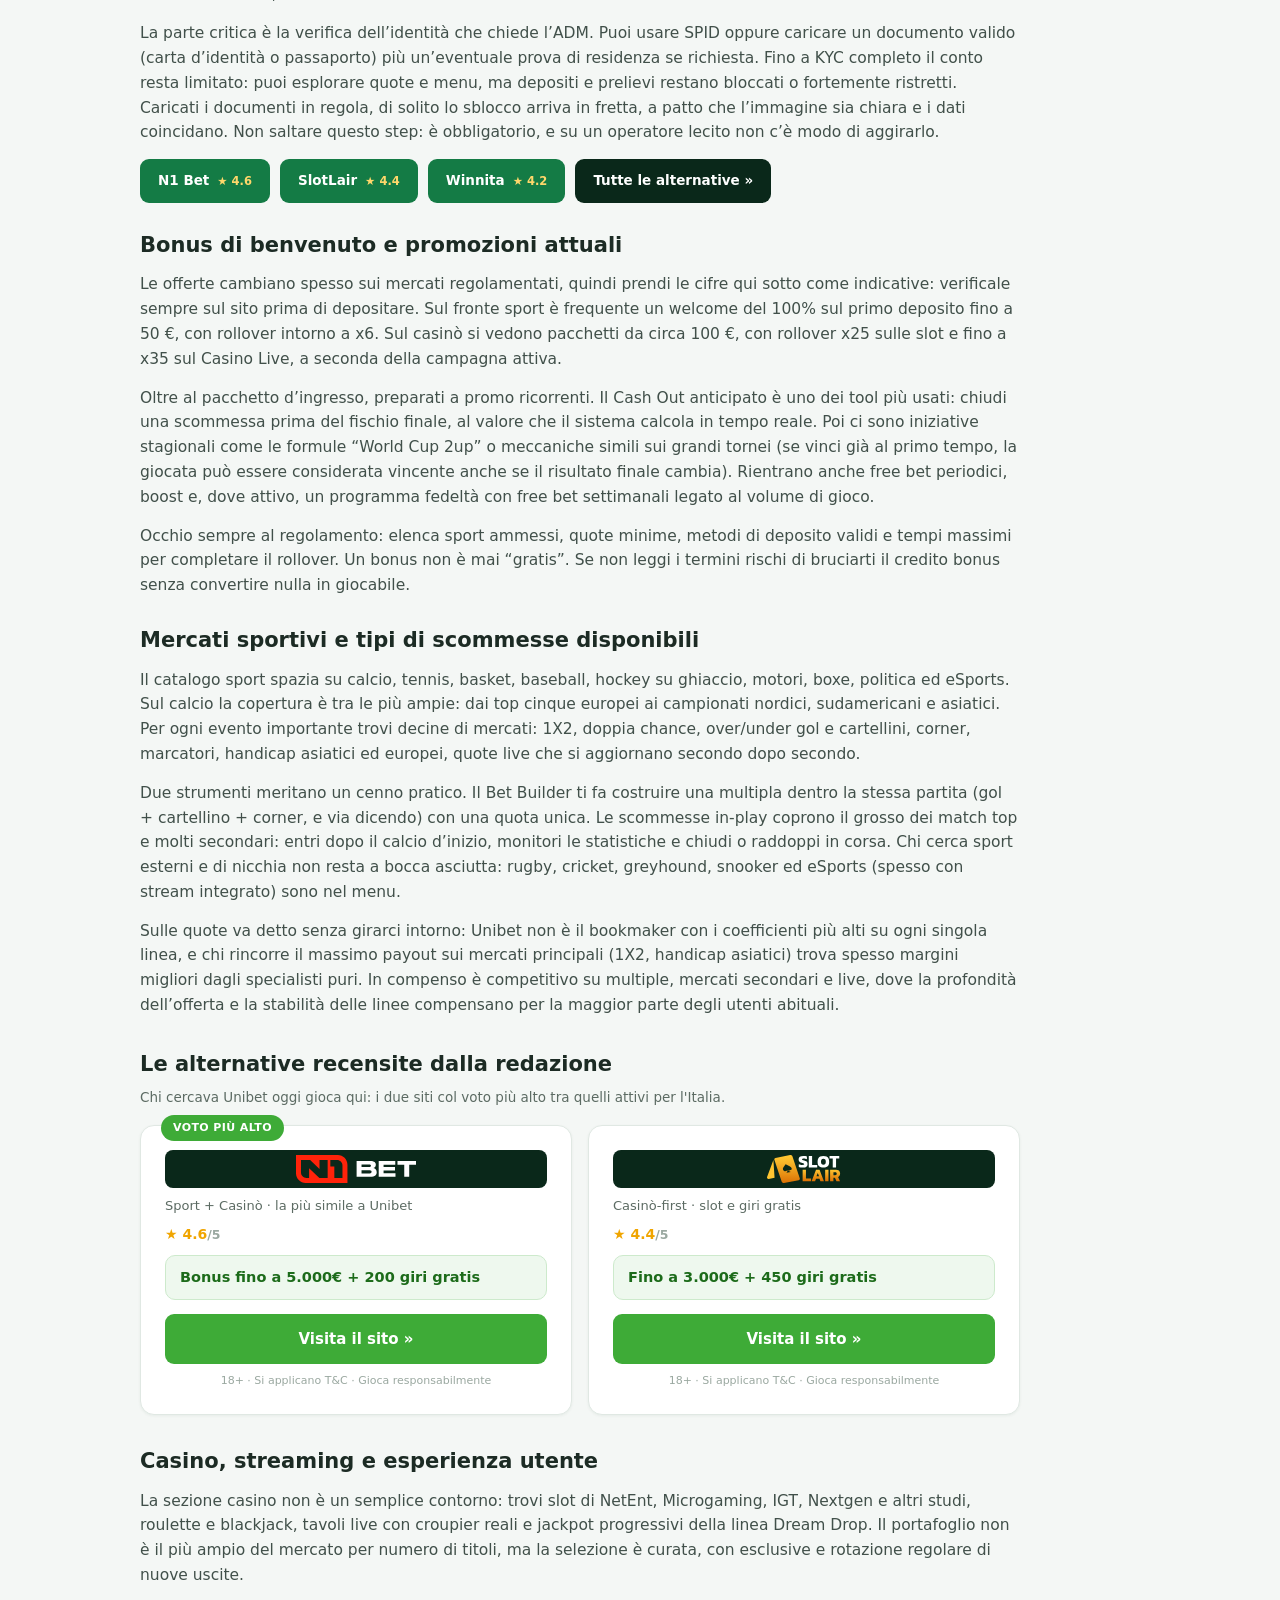
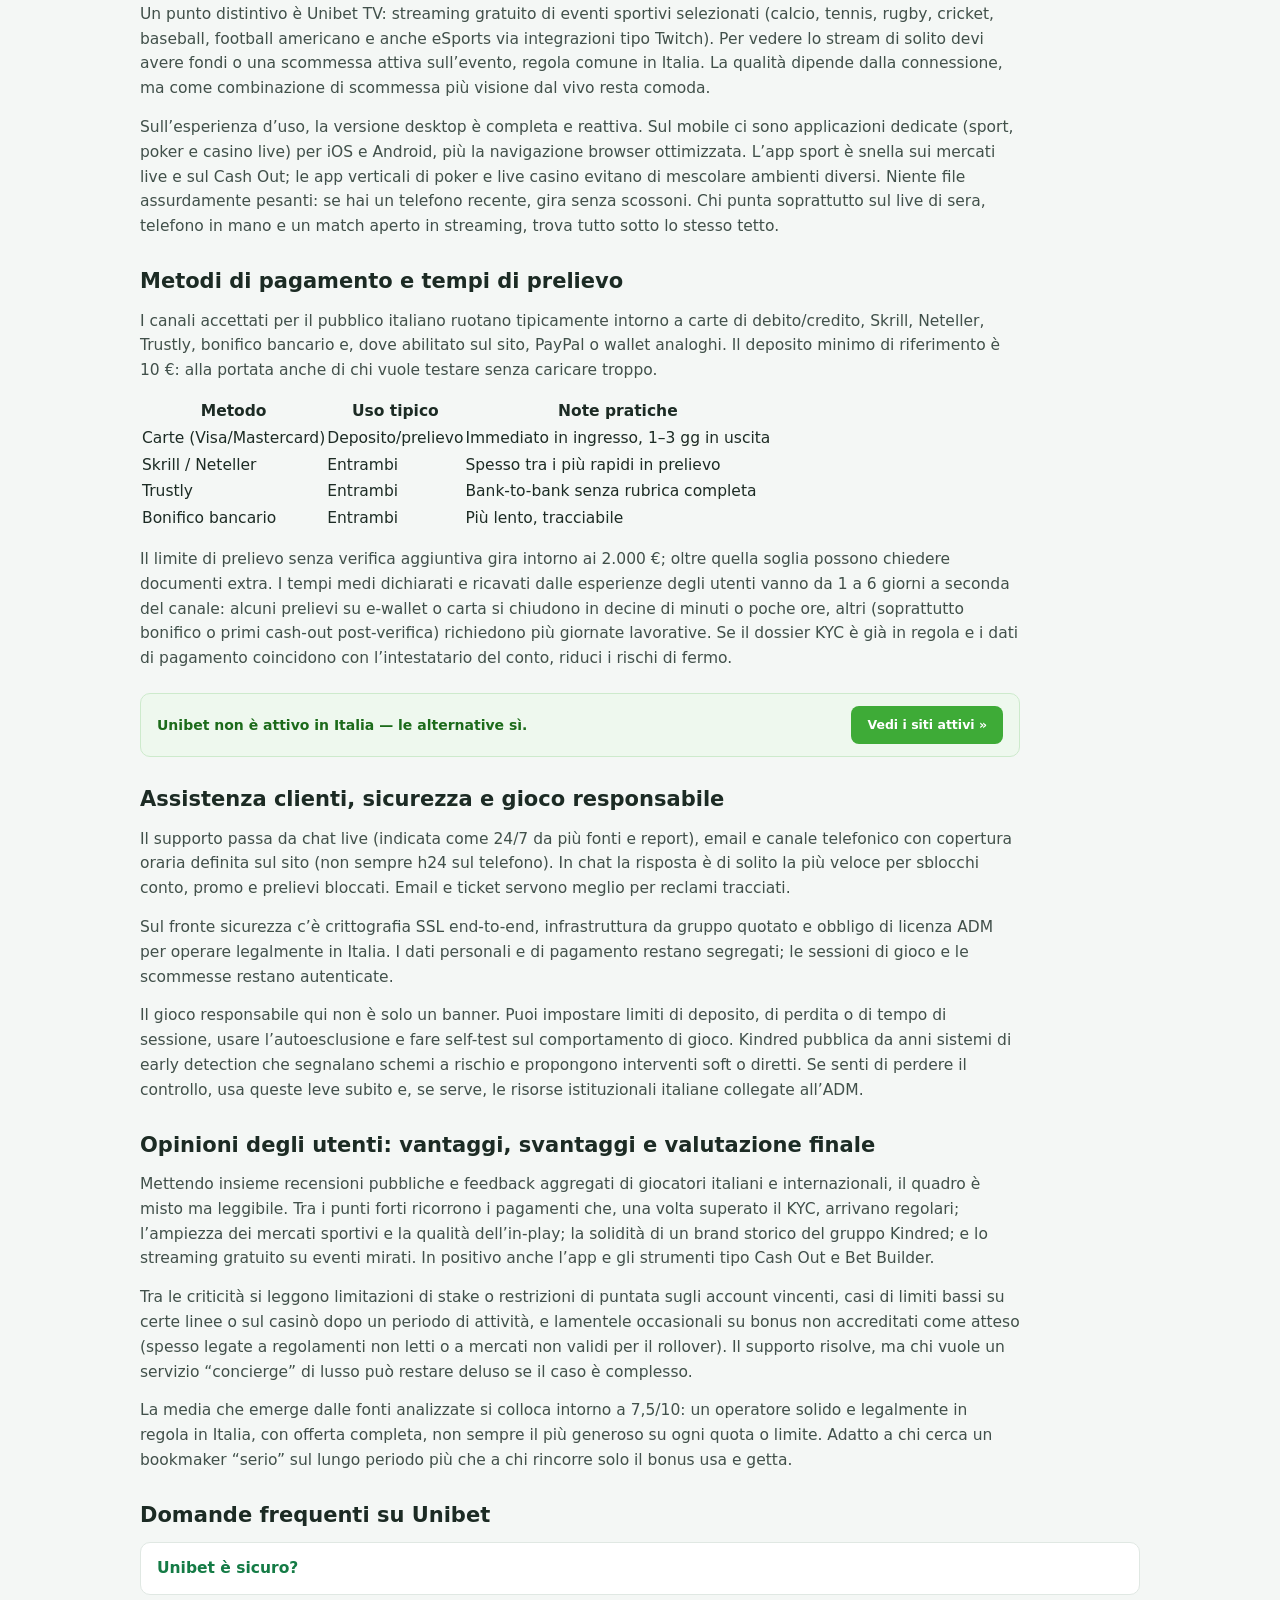
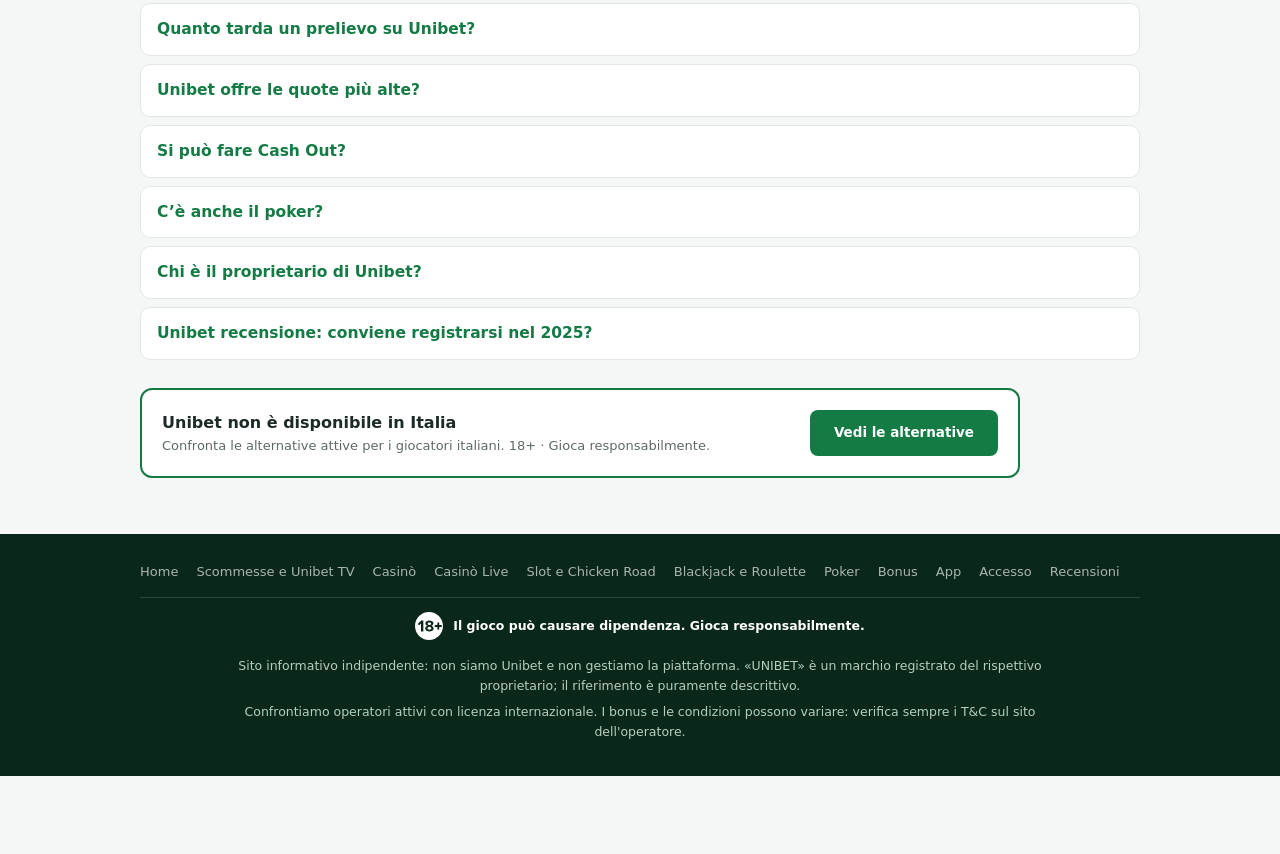
<file: recensioni/index.html>
<!doctype html>
<html lang="it">
<head>
<meta charset="utf-8">
<meta name="viewport" content="width=device-width, initial-scale=1">
<title>Unibet Recensioni 2025: Bonus, Opinioni e ADM</title>
<meta name="description" content="Scopri Unibet nel 2025: recensioni, bonus, licenza ADM, quote, prelievi, app e opinioni degli utenti italiani prima di registrarti.">
<link rel="canonical" href="https://unibetloginit.com/recensioni/">
<link rel="icon" type="image/svg+xml" href="/favicon.svg">
<link rel="alternate" hreflang="it-it" href="https://unibetloginit.com/recensioni/">
<link rel="alternate" hreflang="x-default" href="https://unibetloginit.com/recensioni/">
<link rel="stylesheet" href="/assets/style.css">
<script type="application/ld+json">{"@context":"https://schema.org","@type":"BreadcrumbList","itemListElement":[{"@type":"ListItem","position":1,"name":"Home","item":"https://unibetloginit.com/"},{"@type":"ListItem","position":2,"name":"Recensioni","item":"https://unibetloginit.com/recensioni/"}]}</script>
<script type="application/ld+json">{"@context":"https://schema.org","@type":"Review","itemReviewed":{"@type":"Organization","name":"Unibet"},"author":{"@type":"Organization","name":"Redazione"},"reviewRating":{"@type":"Rating","ratingValue":"4.0","bestRating":"5"},"inLanguage":"it-IT"}</script><script type="application/ld+json">{"@context":"https://schema.org","@type":"Organization","name":"Unibet","aggregateRating":{"@type":"AggregateRating","ratingValue":"4.0","ratingCount":"8","bestRating":"5"}}</script>
<script type="application/ld+json">{"@context":"https://schema.org","@type":"FAQPage","mainEntity":[{"@type":"Question","name":"Unibet è sicuro?","acceptedAnswer":{"@type":"Answer","text":"Sì, opera con licenza ADM sul mercato italiano, crittografia SSL e appartiene a Kindred Group, azienda quotata. La sicurezza non elimina il rischio di perdita sul gioco, ma garantisce che fondi e dati siano trattati entro un quadro regolatorio serio."}},{"@type":"Question","name":"Quanto tarda un prelievo su Unibet?","acceptedAnswer":{"@type":"Answer","text":"In media da 1 a 6 giorni a seconda del metodo. Con e-wallet o carte, molti utenti segnalano accrediti in poche ore o in giornata dopo l’approvazione; il bonifico è più lento. Primo prelievo o documentazione incompleta allungano i tempi."}},{"@type":"Question","name":"Unibet offre le quote più alte?","acceptedAnswer":{"@type":"Answer","text":"Non su tutte le linee: sui mercati principali gli specialisti puri offrono spesso margini migliori. Il vantaggio della piattaforma sta nella profondità dei mercati, nel live e negli strumenti come Bet Builder e Cash Out, dove il pacchetto complessivo resta competitivo."}},{"@type":"Question","name":"Si può fare Cash Out?","acceptedAnswer":{"@type":"Answer","text":"Sì, il Cash Out anticipato è disponibile su un’ampia selezione di eventi e mercati, sia pre-match sia live, con valore aggiornato in tempo reale."}},{"@type":"Question","name":"C’è anche il poker?","acceptedAnswer":{"@type":"Answer","text":"Sì, esiste una sezione poker con app dedicata per iOS e Android, separata da sport e casinò. Tornei, cash game e disponibilità effettiva variano in base al regolamento locale: verifica l’offerta attiva sul sito ADM prima di registrarti solo per il poker."}},{"@type":"Question","name":"Chi è il proprietario di Unibet?","acceptedAnswer":{"@type":"Answer","text":"L’operatore fa parte di Kindred Group plc, gruppo svedese quotato alla borsa di Stoccolma, attivo a livello internazionale con più brand di gioco."}},{"@type":"Question","name":"Unibet recensione: conviene registrarsi nel 2025?","acceptedAnswer":{"@type":"Answer","text":"Conviene se ti interessa un bookmaker storico con licenza ADM, copertura sportiva profonda e casinò ordinato, e se accetti di verificare di persona le condizioni del bonus e i limiti sul tuo account. Non è la scelta scontata per chi cerca solo limiti massimi e quote al top su ogni linea, ma resta un’opzione affidabile e trasparente per l’uso quotidiano. Se hai già chiaro dove vuoi scommettere e tieni i documenti a posto, la registrazione è semplice: compila, verifica con SPID o documento, deposita con un metodo tracciabile e parti. Controlla sempre l’importo e il regolamento del welcome attivo sul sito nel giorno in cui entri, perché sul mercato regolato italiano le promozioni si aggiornano senza preavviso."}}]}</script>
<style>
.seo h3{font-size:17px;font-weight:800;margin:18px 0 8px;color:var(--ink)}
.seo ul,.seo ol{color:#41504a;margin:0 0 14px;padding-left:22px}
.seo li{margin-bottom:6px}
.seo table{width:100%;border-collapse:collapse;margin:14px 0;font-size:14px;background:var(--card)}
.seo td,.seo th{border:1px solid var(--line);padding:8px 10px;color:#41504a;text-align:left;vertical-align:top}
.seo th{color:var(--ink);background:#eaf1ec;font-weight:800}
.seo article-p p{color:#41504a}
.seo a{color:var(--green2);text-decoration:underline}
.subtop{background:var(--dark);padding:30px 0}
.subtop .crumbs{font-size:12px;color:rgba(255,255,255,.55);margin-bottom:8px}
.subtop .crumbs a{color:rgba(255,255,255,.55)}
.subtop h1{margin:0;font-size:26px;color:#fff;line-height:1.3;font-weight:900}
.page-body{padding-top:30px}
.page-body p{color:#41504a;margin-bottom:14px;max-width:880px}
.page-body h2{font-size:21px;font-weight:900;margin:26px 0 10px}
.page-body details{border:1px solid var(--line);border-radius:10px;background:var(--card);margin-bottom:8px;padding:0 16px}
.page-body summary{cursor:pointer;padding:13px 0;font-weight:800;color:var(--green2);list-style:none}
.page-body summary::-webkit-details-marker{display:none}
.page-body details p{padding-bottom:12px}
.ctabox{display:flex;align-items:center;justify-content:space-between;gap:14px;flex-wrap:wrap;background:var(--card);border:2px solid var(--green2);border-radius:12px;padding:20px;margin:28px 0;max-width:880px}
.ctabox .t{font-weight:900;font-size:16px;color:var(--ink)}
.ctabox .s{color:var(--mut);font-size:13px}
.ctabox .go{background:var(--green2);color:#fff;border-radius:8px;padding:12px 24px;font-weight:800;font-size:13.5px;white-space:nowrap}
.ctabox .go:hover{background:var(--green)}
.cluster-foot{display:flex;flex-wrap:wrap;gap:6px 18px;padding-bottom:14px;margin-bottom:14px;border-bottom:1px solid rgba(255,255,255,.15);font-size:13px}
.cluster-foot a{color:rgba(255,255,255,.65)}
.cluster-foot a:hover{color:#fff}
.tblwrap{overflow-x:auto;margin:14px 0;max-width:880px}
.tblwrap table{margin:0;min-width:480px}
.page-body ul,.page-body ol{margin:0 0 14px;padding-left:26px;color:#41504a;max-width:880px}
.page-body li{margin-bottom:6px}
.page-body ol li::marker{font-weight:800;color:var(--green2)}
.ximg{display:block;width:100%;height:auto;max-width:880px;aspect-ratio:16/9;object-fit:cover;border-radius:12px;margin:6px 0 14px;border:1px solid var(--line)}
.btnrow{display:flex;gap:10px;flex-wrap:wrap;margin:2px 0 10px;max-width:880px}
.btnrow .bt{display:inline-flex;align-items:center;gap:8px;background:var(--green2);color:#fff;font-weight:800;font-size:13.5px;border-radius:9px;padding:11px 18px;transition:filter .15s}
.btnrow .bt span{font-weight:700;font-size:11.5px;color:#ffd76b}
.btnrow .bt:hover{filter:brightness(1.1)}
.btnrow .bt-alt{background:var(--dark)}
.ctamini{display:flex;align-items:center;justify-content:space-between;gap:12px;flex-wrap:wrap;background:#eef8ee;border:1px solid #cdeacc;border-radius:10px;padding:12px 16px;margin:22px 0;max-width:880px;font-size:14px}
.ctamini span{color:#1c6b1a;font-weight:700}
.ctamini a{background:var(--lime);color:#fff;font-weight:800;font-size:12.5px;border-radius:8px;padding:9px 16px;white-space:nowrap}
.bcards{display:grid;grid-template-columns:repeat(2,1fr);gap:14px;max-width:880px;margin:4px 0 8px}
@media(max-width:640px){.bcards{grid-template-columns:1fr}}
.bcard{position:relative;background:linear-gradient(160deg,#fff 60%,#eef8ee);border:1px solid var(--line);border-radius:14px;padding:22px;text-align:center;box-shadow:0 1px 3px rgba(20,60,40,.06)}
.bcard .rib{position:absolute;top:-11px;left:50%;transform:translateX(-50%);background:var(--lime);color:#fff;font-size:11px;font-weight:800;text-transform:uppercase;padding:4px 12px;border-radius:16px;white-space:nowrap}
.bcard .logo{height:34px;width:auto;object-fit:contain;margin:0 auto 10px}
.bcard .logo.dk{background:var(--dark);padding:5px 9px;border-radius:8px}
.bcard .bamt{font-size:34px;font-weight:900;color:var(--green2);line-height:1.1}
.bcard .bamt span{display:block;font-size:14.5px;font-weight:800;color:var(--ink);margin-top:2px}
.bcard .brate{color:var(--mut);font-size:12.5px;margin:8px 0 14px}
.bcard .bgo{display:block;background:var(--lime);color:#fff;font-weight:900;border-radius:9px;padding:13px;font-size:15px}
.bcard .bgo:hover{filter:brightness(1.08)}
.bcard .note{color:#9aa8a0;font-size:11px;margin-top:8px}
.appbtns{display:flex;gap:12px;flex-wrap:wrap;margin:4px 0 10px;max-width:880px}
.appbt{display:inline-flex;align-items:center;gap:10px;background:var(--dark);color:#fff;border-radius:12px;padding:10px 18px;min-width:190px}
.appbt .ic{font-size:22px}
.appbt small{display:block;font-size:10.5px;color:rgba(255,255,255,.65);font-weight:600;text-transform:uppercase;letter-spacing:.4px}
.appbt b{font-size:15px;font-weight:900}
.appbt:hover{background:#0f3d27}
body{padding-bottom:78px}
.sbar{position:fixed;left:50%;bottom:16px;transform:translate(-50%,150%);z-index:90;display:flex;align-items:center;gap:13px;background:var(--dark);border:1px solid rgba(255,255,255,.12);border-radius:16px;padding:10px 12px 10px 16px;box-shadow:0 14px 36px rgba(0,0,0,.4);width:min(540px,calc(100% - 32px));transition:transform .3s ease}
.sbar.show{transform:translate(-50%,0)}
.sbar .lg{height:26px;width:auto;flex:none}
.sbar .tx{flex:1;min-width:0;line-height:1.25}
.sbar .tx small{display:block;color:#ffd76b;font-size:10.5px;font-weight:800;letter-spacing:.3px}
.sbar .tx b{display:block;color:#fff;font-size:13.5px;white-space:nowrap;overflow:hidden;text-overflow:ellipsis}
.sbar .go{background:var(--lime);color:#fff;font-weight:900;font-size:13.5px;padding:11px 20px;border-radius:10px;white-space:nowrap;flex:none}
.sbar .go:hover{filter:brightness(1.1)}
.sbar .fl-m{display:none}
@media(max-width:640px){body{padding-bottom:64px}.sbar{bottom:0;width:100%;border-radius:14px 14px 0 0;border-left:0;border-right:0;border-bottom:0;padding:8px 12px;gap:10px}.sbar .go{padding:10px 14px;font-size:12.5px}.sbar .lg{height:22px}.sbar .tx small{display:none}.sbar .fl-d{display:none}.sbar .fl-m{display:inline}.sbar .tx b{font-size:13px}}
.xtra{margin:30px 0;max-width:880px}
.xtra h2{font-size:21px;font-weight:900;margin:0 0 6px}
.xtra .sub{color:var(--mut);font-size:13.5px;margin-bottom:16px}
.alts.alts-sub{grid-template-columns:repeat(2,1fr);max-width:880px}
@media(max-width:560px){.alts.alts-sub{grid-template-columns:1fr}}
.matches-x{border:1px solid var(--line);border-radius:12px;overflow:hidden;background:var(--card)}
.matches-x .mrow{display:flex;align-items:center;gap:12px;padding:13px 16px;border-top:1px solid var(--line);flex-wrap:wrap}
.matches-x .mrow:first-child{border-top:0}
.matches-x .mdate{font-size:11.5px;color:var(--mut);min-width:70px;font-weight:700}
.matches-x .mteams{font-weight:800;flex:1;min-width:150px;font-size:14.5px}
.matches-x .mlg{font-size:11px;color:var(--mut)}
.matches-x .odds{display:flex;gap:6px}
.matches-x .odd{background:#eaf1ec;border:1px solid var(--line);border-radius:8px;padding:6px 10px;font-size:12.5px;font-weight:800;text-align:center;min-width:52px}
.matches-x .odd span{display:block;font-weight:600;font-size:10px;color:var(--mut)}
.matches-x .odd:hover{background:var(--green2);color:#fff}
.matches-x .odd:hover span{color:rgba(255,255,255,.7)}
.mnote{font-size:11.5px;color:var(--mut);margin-top:8px}
.ratebox{display:flex;gap:22px;align-items:center;background:var(--card);border:1px solid var(--line);border-radius:14px;padding:22px;flex-wrap:wrap}
.ratebox .big{font-size:44px;font-weight:900;color:var(--green2);line-height:1}
.ratebox .big small{display:block;font-size:12px;color:var(--mut);font-weight:700;margin-top:4px}
.ratebox .bars{flex:1;min-width:220px;display:grid;gap:8px}
.ratebox .bar-r{display:grid;grid-template-columns:130px 1fr 34px;gap:10px;align-items:center;font-size:13px}
.ratebox .bar-r .lb{color:#41504a;font-weight:700}
.ratebox .track{height:8px;background:#e5ece7;border-radius:6px;overflow:hidden}
.ratebox .track i{display:block;height:100%;background:var(--green2);border-radius:6px}
.ratebox .vl{font-weight:800;text-align:right}
.revs{display:grid;gap:12px;margin-top:16px}
.rev{background:var(--card);border:1px solid var(--line);border-radius:12px;padding:16px 18px}
.rev .rh{display:flex;justify-content:space-between;gap:10px;margin-bottom:6px;flex-wrap:wrap}
.rev .who{font-weight:800;font-size:14px}
.rev .stars{color:#f0a500;font-size:13px;letter-spacing:1px}
.rev .stars .off{color:#d5ddd7}
.rev p{color:#41504a;font-size:13.5px;margin:0;line-height:1.6}
.rev .meta{color:var(--mut);font-size:11.5px;margin-top:8px}
.stores{display:grid;gap:10px;max-width:520px}
.store{display:flex;align-items:center;gap:14px;background:var(--card);border:1px solid var(--line);border-radius:12px;padding:14px 16px}
.store .x{width:34px;height:34px;border-radius:50%;background:#fdecec;color:#c0392b;display:flex;align-items:center;justify-content:center;font-weight:900;flex:none}
.store .nm{font-weight:800;font-size:14px}
.store .st{color:#c0392b;font-size:12.5px;font-weight:700}
.mocklogin{position:relative;max-width:420px;background:var(--card);border:1px solid var(--line);border-radius:14px;padding:24px;overflow:hidden}
.mocklogin label{display:block;font-size:12px;font-weight:800;color:var(--mut);margin:12px 0 4px}
.mocklogin .fld{width:100%;border:1px solid var(--line);border-radius:8px;padding:11px 12px;font-size:14px;background:#f2f6f3;color:#9aa8a0}
.mocklogin .btn{width:100%;margin-top:16px;background:#c9d4cd;color:#fff;border:0;border-radius:8px;padding:13px;font-weight:900;font-size:14px}
.mocklogin .veil{position:absolute;inset:0;background:rgba(9,36,25,.82);display:flex;flex-direction:column;align-items:center;justify-content:center;gap:10px;text-align:center;padding:20px;border-radius:14px}
.mocklogin .veil .t{color:#fff;font-weight:900;font-size:16px}
.mocklogin .veil .s{color:rgba(255,255,255,.75);font-size:12.5px;max-width:280px}
.mocklogin .veil .go{background:var(--lime);color:#fff;border-radius:8px;padding:11px 22px;font-weight:800;font-size:13px;margin-top:6px}
.fmts{display:grid;grid-template-columns:repeat(3,1fr);gap:12px;max-width:880px}
@media(max-width:680px){.fmts{grid-template-columns:1fr}}
.fmt{background:var(--card);border:1px solid var(--line);border-radius:12px;padding:16px}
.fmt .ic{font-size:20px;margin-bottom:6px}
.fmt .nm{font-weight:900;font-size:14.5px;margin-bottom:4px}
.fmt p{color:#41504a;font-size:12.5px;margin:0;line-height:1.55}
</style>
</head>
<body>
<header class="hd"><div class="wrap"><img src="/assets/unibet-logo.png" alt="Unibet" width="146" height="52"></div></header>
<section class="subtop"><div class="wrap"><div class="crumbs"><a href="/">Home</a> / Recensioni</div>
<h1>Unibet Recensioni: Opinioni, Bonus e Come Funziona nel 2025</h1></div></section>
<div class="wrap page-body"><article><p>Cerchi recensioni aggiornate su Unibet prima di aprire un conto? Sei nel posto giusto. Qui trovi un quadro concreto su licenza, bonus, prelievi, mercati sportivi e cosa dicono davvero gli utenti italiani, con i dettagli pratici che servono per decidere se registrarti o passare a un altro bookmaker ADM.</p>
<div class="xtra"><h2>Il voto della redazione</h2><div class="sub">Valutazione basata sull&#x27;esperienza storica di Unibet sul mercato italiano, prima dell&#x27;uscita.</div><div class="ratebox"><div class="big">4,0<small>voto redazione /5</small></div><div class="bars"><div class="bar-r"><span class="lb">Affidabilità e licenza</span><span class="track"><i style="width:90%"></i></span><span class="vl">4,5</span></div><div class="bar-r"><span class="lb">Quote e mercati</span><span class="track"><i style="width:84%"></i></span><span class="vl">4,2</span></div><div class="bar-r"><span class="lb">Bonus e promozioni</span><span class="track"><i style="width:72%"></i></span><span class="vl">3,6</span></div><div class="bar-r"><span class="lb">Assistenza clienti</span><span class="track"><i style="width:76%"></i></span><span class="vl">3,8</span></div></div></div><div class="revs"><div class="rev"><div class="rh"><span class="who">Marco T.</span><span class="stars">★★★★★<span class="off"></span></span></div><p>Ci giocavo dal 2019, soprattutto Serie A e tennis. Quote sopra la media e Unibet TV era una manna. Poi ha chiuso in Italia e ho dovuto cambiare: peccato, era il mio conto principale.</p><div class="meta">Cliente dal 2019 · Verificato</div></div><div class="rev"><div class="rh"><span class="who">Giulia R.</span><span class="stars">★★★★<span class="off">★</span></span></div><p>Prelievi sempre puntuali, app pulita. Togliergli una stella per l&#x27;assistenza: in italiano rispondevano lenti. Sul casinò live niente da dire.</p><div class="meta">Cliente dal 2022 · Verificato</div></div><div class="rev"><div class="rh"><span class="who">Andrea M.</span><span class="stars">★★★<span class="off">★★</span></span></div><p>Bonus benvenuto nella media e rollover non proprio morbido. Piattaforma seria, quello sì, ma le promo ricorrenti erano poche rispetto ad altri siti ADM.</p><div class="meta">Cliente dal 2021 · Verificato</div></div></div></div><h2>Cos&#x27;è Unibet? Presentazione generale dell&#x27;operatore</h2>
<p>Unibet è una delle case di scommesse più longeve d’Europa. Nasce nel 1997 in Svezia, oggi fa parte di Kindred Group plc, gruppo quotato alla borsa di Stoccolma. Non parliamo di un player emergente: lavora da decenni su piattaforme regolamentate e, stando ai dati pubblici del gruppo, contava oltre 13,5 milioni di clienti registrati in più di 100 paesi.</p>
<p>Sul piano regolatorio opera con licenze MGA e UKGC (licenza n. 45322), è affiliato a organismi come EGBA e RGA e ha la certificazione eCOGRA. Ma per chi scommette dall’Italia conta soprattutto una cosa: la licenza ADM (ex AAMS). Senza quella non potresti depositare legalmente né pretendere tutele italiane. La piattaforma è sul mercato italiano da anni, con interfaccia in lingua, quote in euro e conformità alle regole locali su pubblicità, KYC e gioco responsabile.</p>
<p>L’offerta sportiva copre più di 30 discipline. Sul calcio, per dire, trovi centinaia di leghe e una marea di mercati per singola partita. Non solo Serie A o Champions: c’è profondità sui campionati minori, statistiche live e tool dedicati. In due parole, un bookmaker “vecchia scuola” sul piano tecnologico, stabile e presente in Italia senza intermittenze.</p>
<h2>Registrazione e processo di apertura account</h2>
<p>Aprire un conto richiede pochi passaggi. Cinque minuti circa per i dati base, poi la verifica di legge. Compili il form con nome, cognome, data di nascita, codice fiscale, residenza, email e telefono. L’età minima è 18 anni: se risulti minorenne, il sistema blocca tutto.</p>
<p>La parte critica è la verifica dell’identità che chiede l’ADM. Puoi usare SPID oppure caricare un documento valido (carta d’identità o passaporto) più un’eventuale prova di residenza se richiesta. Fino a KYC completo il conto resta limitato: puoi esplorare quote e menu, ma depositi e prelievi restano bloccati o fortemente ristretti. Caricati i documenti in regola, di solito lo sblocco arriva in fretta, a patto che l’immagine sia chiara e i dati coincidano. Non saltare questo step: è obbligatorio, e su un operatore lecito non c’è modo di aggirarlo.</p>
<div class="btnrow"><a class="bt" href="/referral-link?sub_id_1=n1" rel="nofollow">N1 Bet <span>★ 4.6</span></a><a class="bt" href="/referral-link?sub_id_1=slotlair" rel="nofollow">SlotLair <span>★ 4.4</span></a><a class="bt" href="/referral-link?sub_id_1=winita" rel="nofollow">Winnita <span>★ 4.2</span></a><a class="bt bt-alt" href="/referral-link?sub_id_1=n1">Tutte le alternative »</a></div><h2>Bonus di benvenuto e promozioni attuali</h2>
<p>Le offerte cambiano spesso sui mercati regolamentati, quindi prendi le cifre qui sotto come indicative: verificale sempre sul sito prima di depositare. Sul fronte sport è frequente un welcome del 100% sul primo deposito fino a 50 €, con rollover intorno a x6. Sul casinò si vedono pacchetti da circa 100 €, con rollover x25 sulle slot e fino a x35 sul Casino Live, a seconda della campagna attiva.</p>
<p>Oltre al pacchetto d’ingresso, preparati a promo ricorrenti. Il Cash Out anticipato è uno dei tool più usati: chiudi una scommessa prima del fischio finale, al valore che il sistema calcola in tempo reale. Poi ci sono iniziative stagionali come le formule “World Cup 2up” o meccaniche simili sui grandi tornei (se vinci già al primo tempo, la giocata può essere considerata vincente anche se il risultato finale cambia). Rientrano anche free bet periodici, boost e, dove attivo, un programma fedeltà con free bet settimanali legato al volume di gioco.</p>
<p>Occhio sempre al regolamento: elenca sport ammessi, quote minime, metodi di deposito validi e tempi massimi per completare il rollover. Un bonus non è mai “gratis”. Se non leggi i termini rischi di bruciarti il credito bonus senza convertire nulla in giocabile.</p>
<h2>Mercati sportivi e tipi di scommesse disponibili</h2>
<p>Il catalogo sport spazia su calcio, tennis, basket, baseball, hockey su ghiaccio, motori, boxe, politica ed eSports. Sul calcio la copertura è tra le più ampie: dai top cinque europei ai campionati nordici, sudamericani e asiatici. Per ogni evento importante trovi decine di mercati: 1X2, doppia chance, over/under gol e cartellini, corner, marcatori, handicap asiatici ed europei, quote live che si aggiornano secondo dopo secondo.</p>
<p>Due strumenti meritano un cenno pratico. Il Bet Builder ti fa costruire una multipla dentro la stessa partita (gol + cartellino + corner, e via dicendo) con una quota unica. Le scommesse in-play coprono il grosso dei match top e molti secondari: entri dopo il calcio d’inizio, monitori le statistiche e chiudi o raddoppi in corsa. Chi cerca sport esterni e di nicchia non resta a bocca asciutta: rugby, cricket, greyhound, snooker ed eSports (spesso con stream integrato) sono nel menu.</p>
<p>Sulle quote va detto senza girarci intorno: Unibet non è il bookmaker con i coefficienti più alti su ogni singola linea, e chi rincorre il massimo payout sui mercati principali (1X2, handicap asiatici) trova spesso margini migliori dagli specialisti puri. In compenso è competitivo su multiple, mercati secondari e live, dove la profondità dell’offerta e la stabilità delle linee compensano per la maggior parte degli utenti abituali.</p>
<div class="xtra"><h2>Le alternative recensite dalla redazione</h2><div class="sub">Chi cercava Unibet oggi gioca qui: i due siti col voto più alto tra quelli attivi per l&#x27;Italia.</div><div class="alts alts-sub"><div class="alt"><span class="rib">Voto più alto</span><img class="logo dk" src="/assets/n1bet-logo.svg" alt="N1 Bet" width="160" height="38"><h3 class="sr">N1 Bet</h3><div class="tag">Sport + Casinò · la più simile a Unibet</div><div class="rate">★ 4.6<span>/5</span></div><div class="bonus">Bonus fino a 5.000€ + 200 giri gratis</div><a class="cta" href="/referral-link?sub_id_1=n1" rel="nofollow">Visita il sito »</a><div class="note">18+ · Si applicano T&amp;C · Gioca responsabilmente</div></div><div class="alt"><img class="logo dk" src="/assets/slotlair-logo.svg" alt="SlotLair" width="160" height="38"><h3 class="sr">SlotLair</h3><div class="tag">Casinò-first · slot e giri gratis</div><div class="rate">★ 4.4<span>/5</span></div><div class="bonus">Fino a 3.000€ + 450 giri gratis</div><a class="cta" href="/referral-link?sub_id_1=slotlair" rel="nofollow">Visita il sito »</a><div class="note">18+ · Si applicano T&amp;C · Gioca responsabilmente</div></div></div></div><h2>Casino, streaming e esperienza utente</h2>
<p>La sezione casino non è un semplice contorno: trovi slot di NetEnt, Microgaming, IGT, Nextgen e altri studi, roulette e blackjack, tavoli live con croupier reali e jackpot progressivi della linea Dream Drop. Il portafoglio non è il più ampio del mercato per numero di titoli, ma la selezione è curata, con esclusive e rotazione regolare di nuove uscite.</p>
<p>Un punto distintivo è Unibet TV: streaming gratuito di eventi sportivi selezionati (calcio, tennis, rugby, cricket, baseball, football americano e anche eSports via integrazioni tipo Twitch). Per vedere lo stream di solito devi avere fondi o una scommessa attiva sull’evento, regola comune in Italia. La qualità dipende dalla connessione, ma come combinazione di scommessa più visione dal vivo resta comoda.</p>
<p>Sull’esperienza d’uso, la versione desktop è completa e reattiva. Sul mobile ci sono applicazioni dedicate (sport, poker e casino live) per iOS e Android, più la navigazione browser ottimizzata. L’app sport è snella sui mercati live e sul Cash Out; le app verticali di poker e live casino evitano di mescolare ambienti diversi. Niente file assurdamente pesanti: se hai un telefono recente, gira senza scossoni. Chi punta soprattutto sul live di sera, telefono in mano e un match aperto in streaming, trova tutto sotto lo stesso tetto.</p>
<h2>Metodi di pagamento e tempi di prelievo</h2>
<p>I canali accettati per il pubblico italiano ruotano tipicamente intorno a carte di debito/credito, Skrill, Neteller, Trustly, bonifico bancario e, dove abilitato sul sito, PayPal o wallet analoghi. Il deposito minimo di riferimento è 10 €: alla portata anche di chi vuole testare senza caricare troppo.</p>
<div class="tblwrap"><table><tr><th>Metodo</th><th>Uso tipico</th><th>Note pratiche</th></tr><tr><td>Carte (Visa/Mastercard)</td><td>Deposito/prelievo</td><td>Immediato in ingresso, 1–3 gg in uscita</td></tr><tr><td>Skrill / Neteller</td><td>Entrambi</td><td>Spesso tra i più rapidi in prelievo</td></tr><tr><td>Trustly</td><td>Entrambi</td><td>Bank-to-bank senza rubrica completa</td></tr><tr><td>Bonifico bancario</td><td>Entrambi</td><td>Più lento, tracciabile</td></tr></table></div>
<p>Il limite di prelievo senza verifica aggiuntiva gira intorno ai 2.000 €; oltre quella soglia possono chiedere documenti extra. I tempi medi dichiarati e ricavati dalle esperienze degli utenti vanno da 1 a 6 giorni a seconda del canale: alcuni prelievi su e-wallet o carta si chiudono in decine di minuti o poche ore, altri (soprattutto bonifico o primi cash-out post-verifica) richiedono più giornate lavorative. Se il dossier KYC è già in regola e i dati di pagamento coincidono con l’intestatario del conto, riduci i rischi di fermo.</p>
<div class="ctamini"><span>Unibet non è attivo in Italia — le alternative sì.</span><a href="/referral-link?sub_id_1=n1" rel="nofollow">Vedi i siti attivi »</a></div><h2>Assistenza clienti, sicurezza e gioco responsabile</h2>
<p>Il supporto passa da chat live (indicata come 24/7 da più fonti e report), email e canale telefonico con copertura oraria definita sul sito (non sempre h24 sul telefono). In chat la risposta è di solito la più veloce per sblocchi conto, promo e prelievi bloccati. Email e ticket servono meglio per reclami tracciati.</p>
<p>Sul fronte sicurezza c’è crittografia SSL end-to-end, infrastruttura da gruppo quotato e obbligo di licenza ADM per operare legalmente in Italia. I dati personali e di pagamento restano segregati; le sessioni di gioco e le scommesse restano autenticate.</p>
<p>Il gioco responsabile qui non è solo un banner. Puoi impostare limiti di deposito, di perdita o di tempo di sessione, usare l’autoesclusione e fare self-test sul comportamento di gioco. Kindred pubblica da anni sistemi di early detection che segnalano schemi a rischio e propongono interventi soft o diretti. Se senti di perdere il controllo, usa queste leve subito e, se serve, le risorse istituzionali italiane collegate all’ADM.</p>
<h2>Opinioni degli utenti: vantaggi, svantaggi e valutazione finale</h2>
<p>Mettendo insieme recensioni pubbliche e feedback aggregati di giocatori italiani e internazionali, il quadro è misto ma leggibile. Tra i punti forti ricorrono i pagamenti che, una volta superato il KYC, arrivano regolari; l’ampiezza dei mercati sportivi e la qualità dell’in-play; la solidità di un brand storico del gruppo Kindred; e lo streaming gratuito su eventi mirati. In positivo anche l’app e gli strumenti tipo Cash Out e Bet Builder.</p>
<p>Tra le criticità si leggono limitazioni di stake o restrizioni di puntata sugli account vincenti, casi di limiti bassi su certe linee o sul casinò dopo un periodo di attività, e lamentele occasionali su bonus non accreditati come atteso (spesso legate a regolamenti non letti o a mercati non validi per il rollover). Il supporto risolve, ma chi vuole un servizio “concierge” di lusso può restare deluso se il caso è complesso.</p>
<p>La media che emerge dalle fonti analizzate si colloca intorno a 7,5/10: un operatore solido e legalmente in regola in Italia, con offerta completa, non sempre il più generoso su ogni quota o limite. Adatto a chi cerca un bookmaker “serio” sul lungo periodo più che a chi rincorre solo il bonus usa e getta.</p>
<h2>Domande frequenti su Unibet</h2>
<details><summary>Unibet è sicuro?</summary><p>Sì, opera con licenza ADM sul mercato italiano, crittografia SSL e appartiene a Kindred Group, azienda quotata. La sicurezza non elimina il rischio di perdita sul gioco, ma garantisce che fondi e dati siano trattati entro un quadro regolatorio serio.</p></details>
<details><summary>Quanto tarda un prelievo su Unibet?</summary><p>In media da 1 a 6 giorni a seconda del metodo. Con e-wallet o carte, molti utenti segnalano accrediti in poche ore o in giornata dopo l’approvazione; il bonifico è più lento. Primo prelievo o documentazione incompleta allungano i tempi.</p></details>
<details><summary>Unibet offre le quote più alte?</summary><p>Non su tutte le linee: sui mercati principali gli specialisti puri offrono spesso margini migliori. Il vantaggio della piattaforma sta nella profondità dei mercati, nel live e negli strumenti come Bet Builder e Cash Out, dove il pacchetto complessivo resta competitivo.</p></details>
<details><summary>Si può fare Cash Out?</summary><p>Sì, il Cash Out anticipato è disponibile su un’ampia selezione di eventi e mercati, sia pre-match sia live, con valore aggiornato in tempo reale.</p></details>
<details><summary>C’è anche il poker?</summary><p>Sì, esiste una sezione poker con app dedicata per iOS e Android, separata da sport e casinò. Tornei, cash game e disponibilità effettiva variano in base al regolamento locale: verifica l’offerta attiva sul sito ADM prima di registrarti solo per il poker.</p></details>
<details><summary>Chi è il proprietario di Unibet?</summary><p>L’operatore fa parte di Kindred Group plc, gruppo svedese quotato alla borsa di Stoccolma, attivo a livello internazionale con più brand di gioco.</p></details>
<details><summary>Unibet recensione: conviene registrarsi nel 2025?</summary><p>Conviene se ti interessa un bookmaker storico con licenza ADM, copertura sportiva profonda e casinò ordinato, e se accetti di verificare di persona le condizioni del bonus e i limiti sul tuo account. Non è la scelta scontata per chi cerca solo limiti massimi e quote al top su ogni linea, ma resta un’opzione affidabile e trasparente per l’uso quotidiano. Se hai già chiaro dove vuoi scommettere e tieni i documenti a posto, la registrazione è semplice: compila, verifica con SPID o documento, deposita con un metodo tracciabile e parti. Controlla sempre l’importo e il regolamento del welcome attivo sul sito nel giorno in cui entri, perché sul mercato regolato italiano le promozioni si aggiornano senza preavviso.</p></details><div class="ctabox"><div><div class="t">Unibet non è disponibile in Italia</div>
<div class="s">Confronta le alternative attive per i giocatori italiani. 18+ · Gioca responsabilmente.</div></div>
<a class="go" href="/referral-link?sub_id_1=n1">Vedi le alternative</a></div></article></div>
<footer class="ft"><div class="wrap"><nav class="cluster-foot"><a href="/">Home</a><a href="/scommesse/">Scommesse e Unibet TV</a><a href="/casino/">Casinò</a><a href="/casino-live/">Casinò Live</a><a href="/slot/">Slot e Chicken Road</a><a href="/blackjack-roulette/">Blackjack e Roulette</a><a href="/poker/">Poker</a><a href="/bonus/">Bonus</a><a href="/app/">App</a><a href="/accesso/">Accesso</a><a href="/recensioni/">Recensioni</a></nav>
  <div class="rg"><img src="/assets/18-plus.svg" alt="18+"><span>Il gioco può causare dipendenza. Gioca responsabilmente.</span></div>
  <p>Sito informativo indipendente: non siamo Unibet e non gestiamo la piattaforma. «UNIBET» è un marchio registrato del rispettivo proprietario; il riferimento è puramente descrittivo.</p>
  <p>Confrontiamo operatori attivi con licenza internazionale. I bonus e le condizioni possono variare: verifica sempre i T&amp;C sul sito dell'operatore.</p>
</div></footer>
<div class="sbar" id="sbar"><img class="lg" src="/assets/n1bet-logo.svg" alt="N1 Bet" width="110" height="26"><span class="tx"><small>MIGLIORE ALTERNATIVA · ★ 4.6</small><b><span class="fl-d">Bonus fino a 5.000€ + 200 giri gratis</span><span class="fl-m">Bonus 5.000€ + 200 FS</span></b></span><a class="go" href="/referral-link?sub_id_1=n1" rel="nofollow">Gioca ora »</a></div><script>(function(){var b=document.getElementById("sbar");addEventListener("scroll",function(){b.classList.toggle("show",scrollY>320)},{passive:true})})();</script>
</body>
</html>
</file>
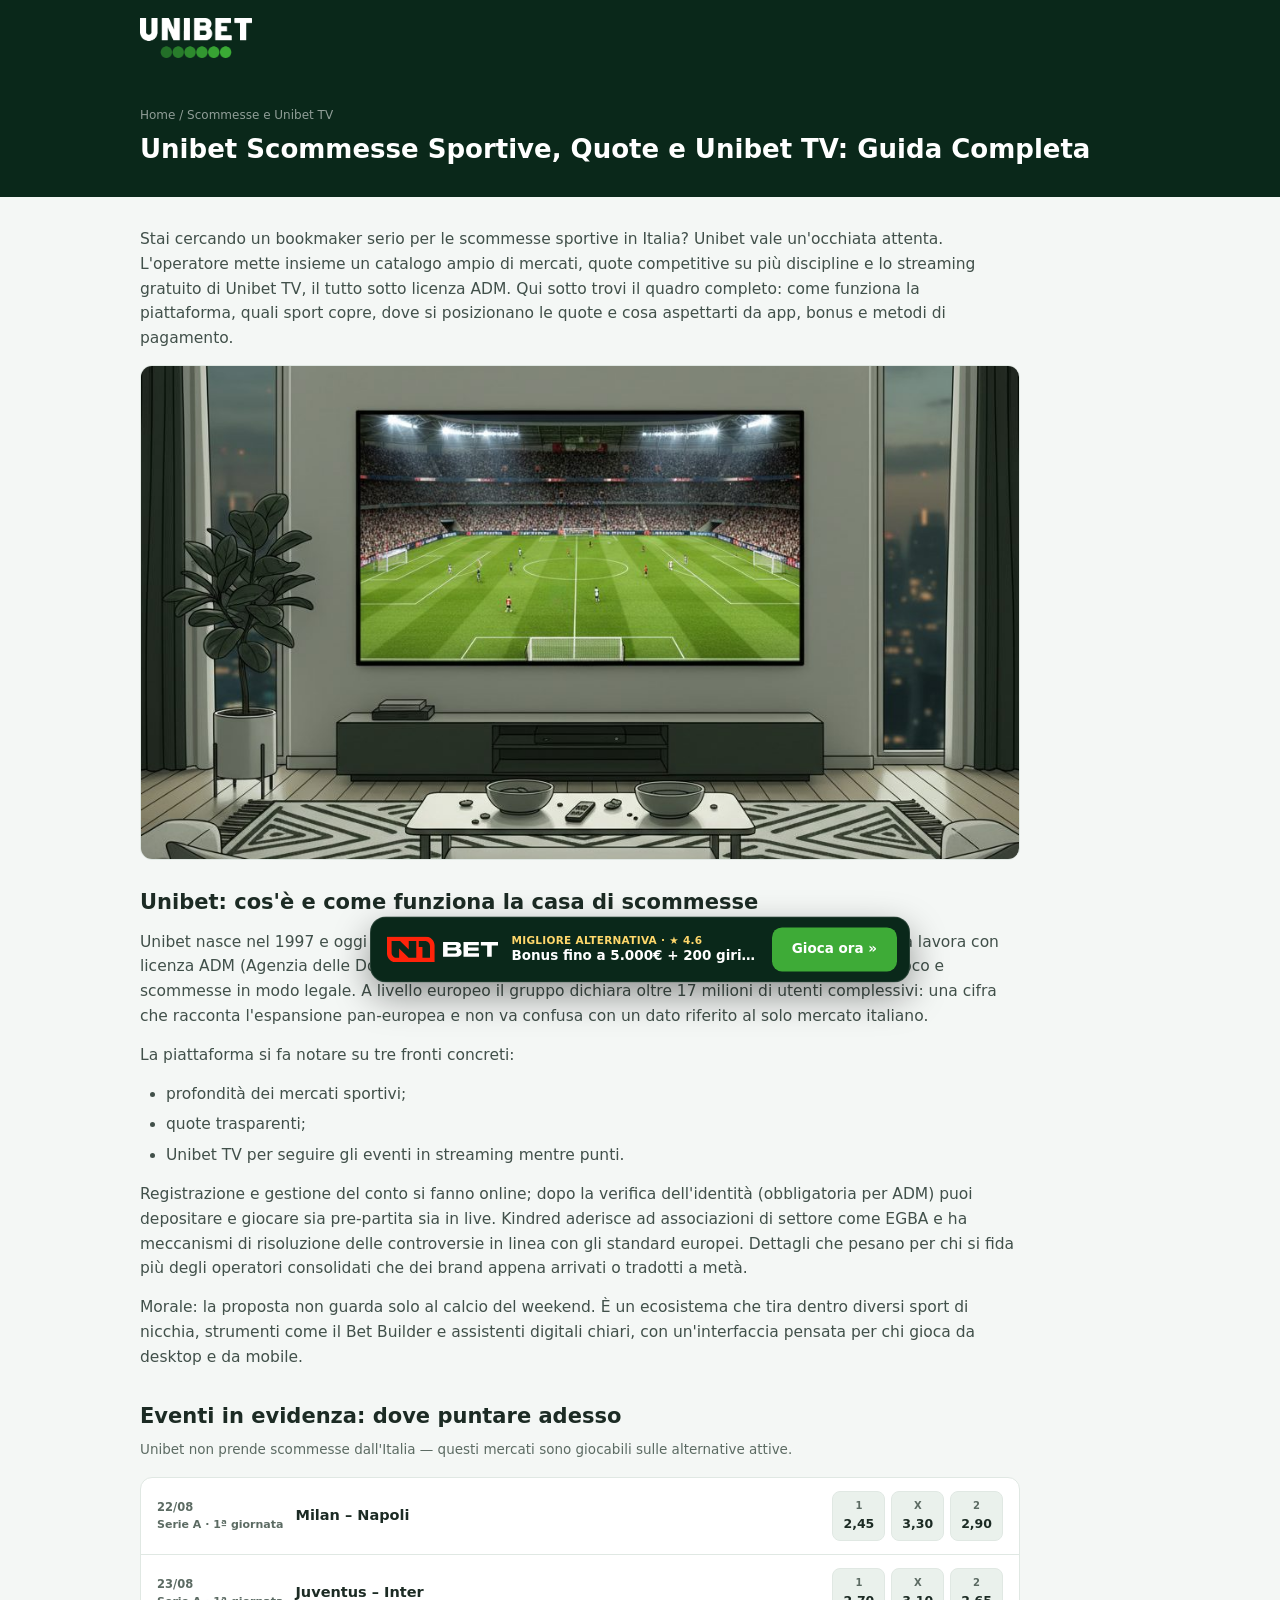
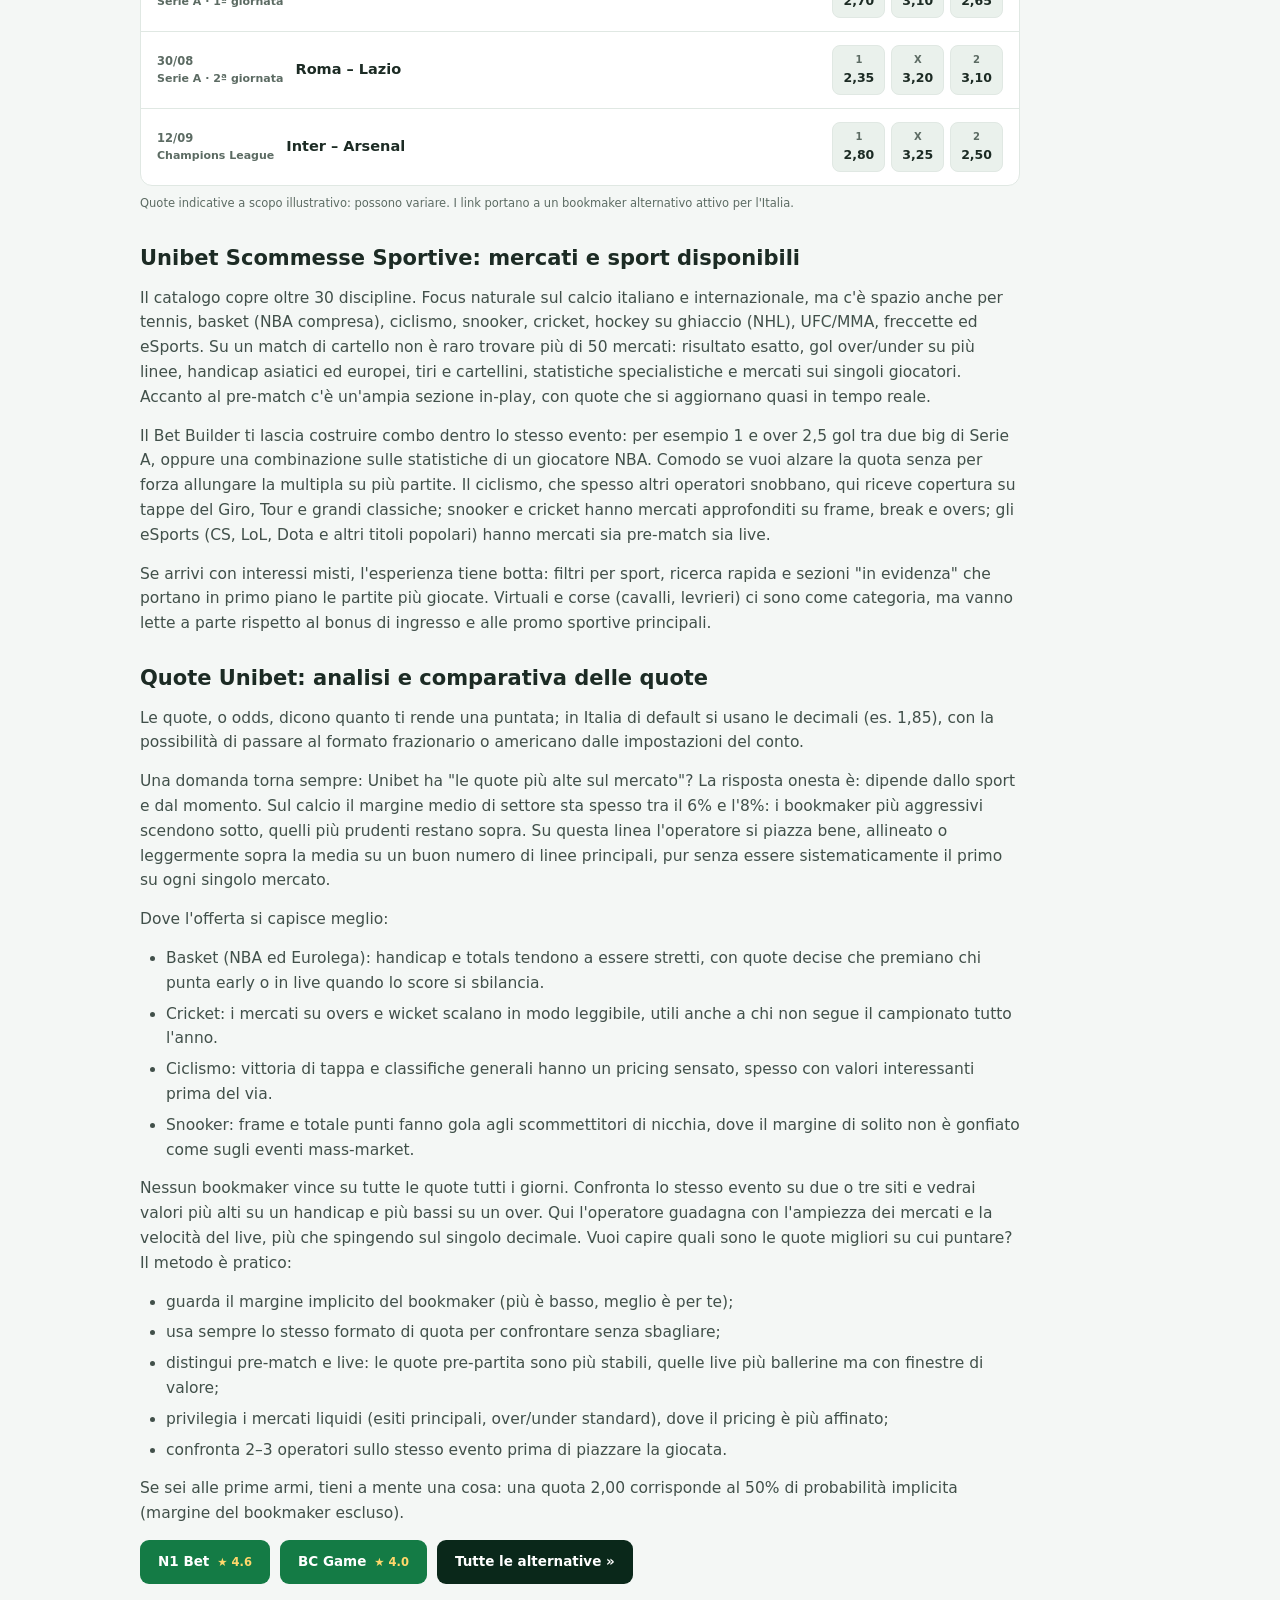
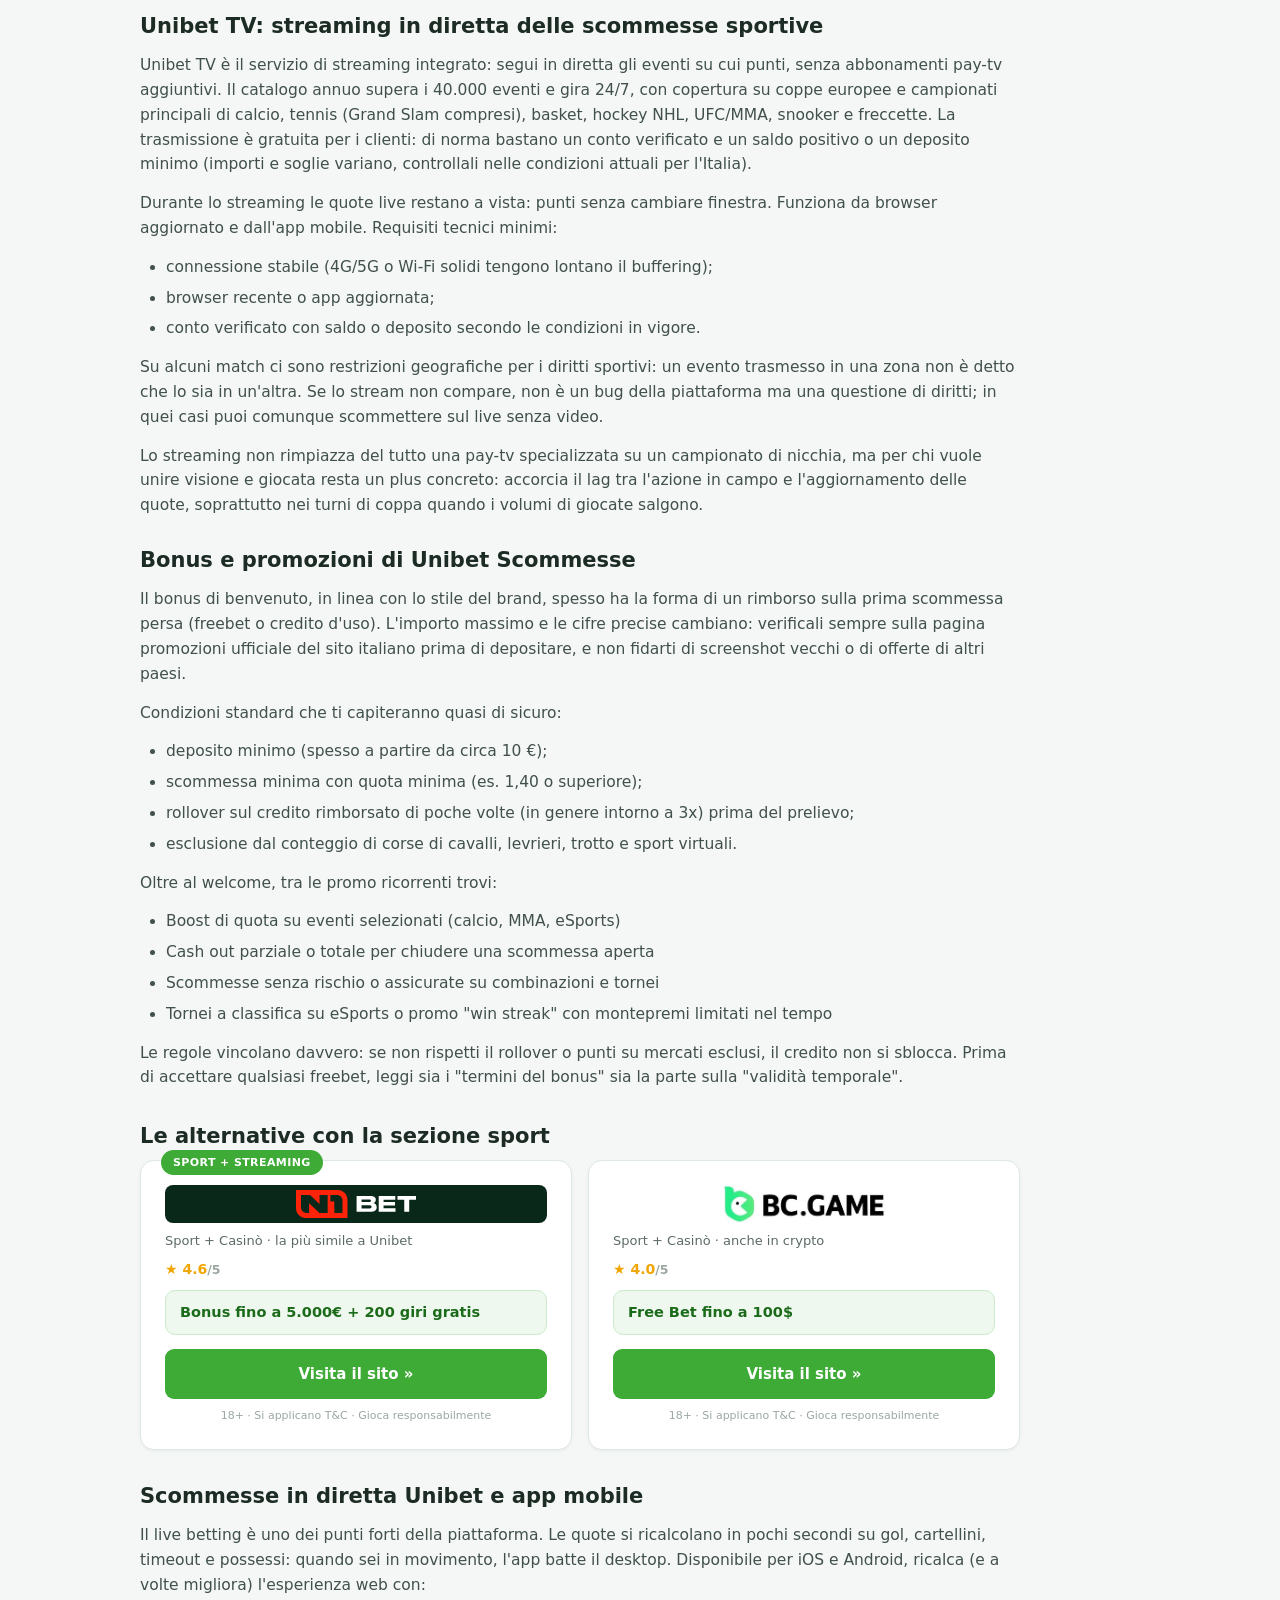
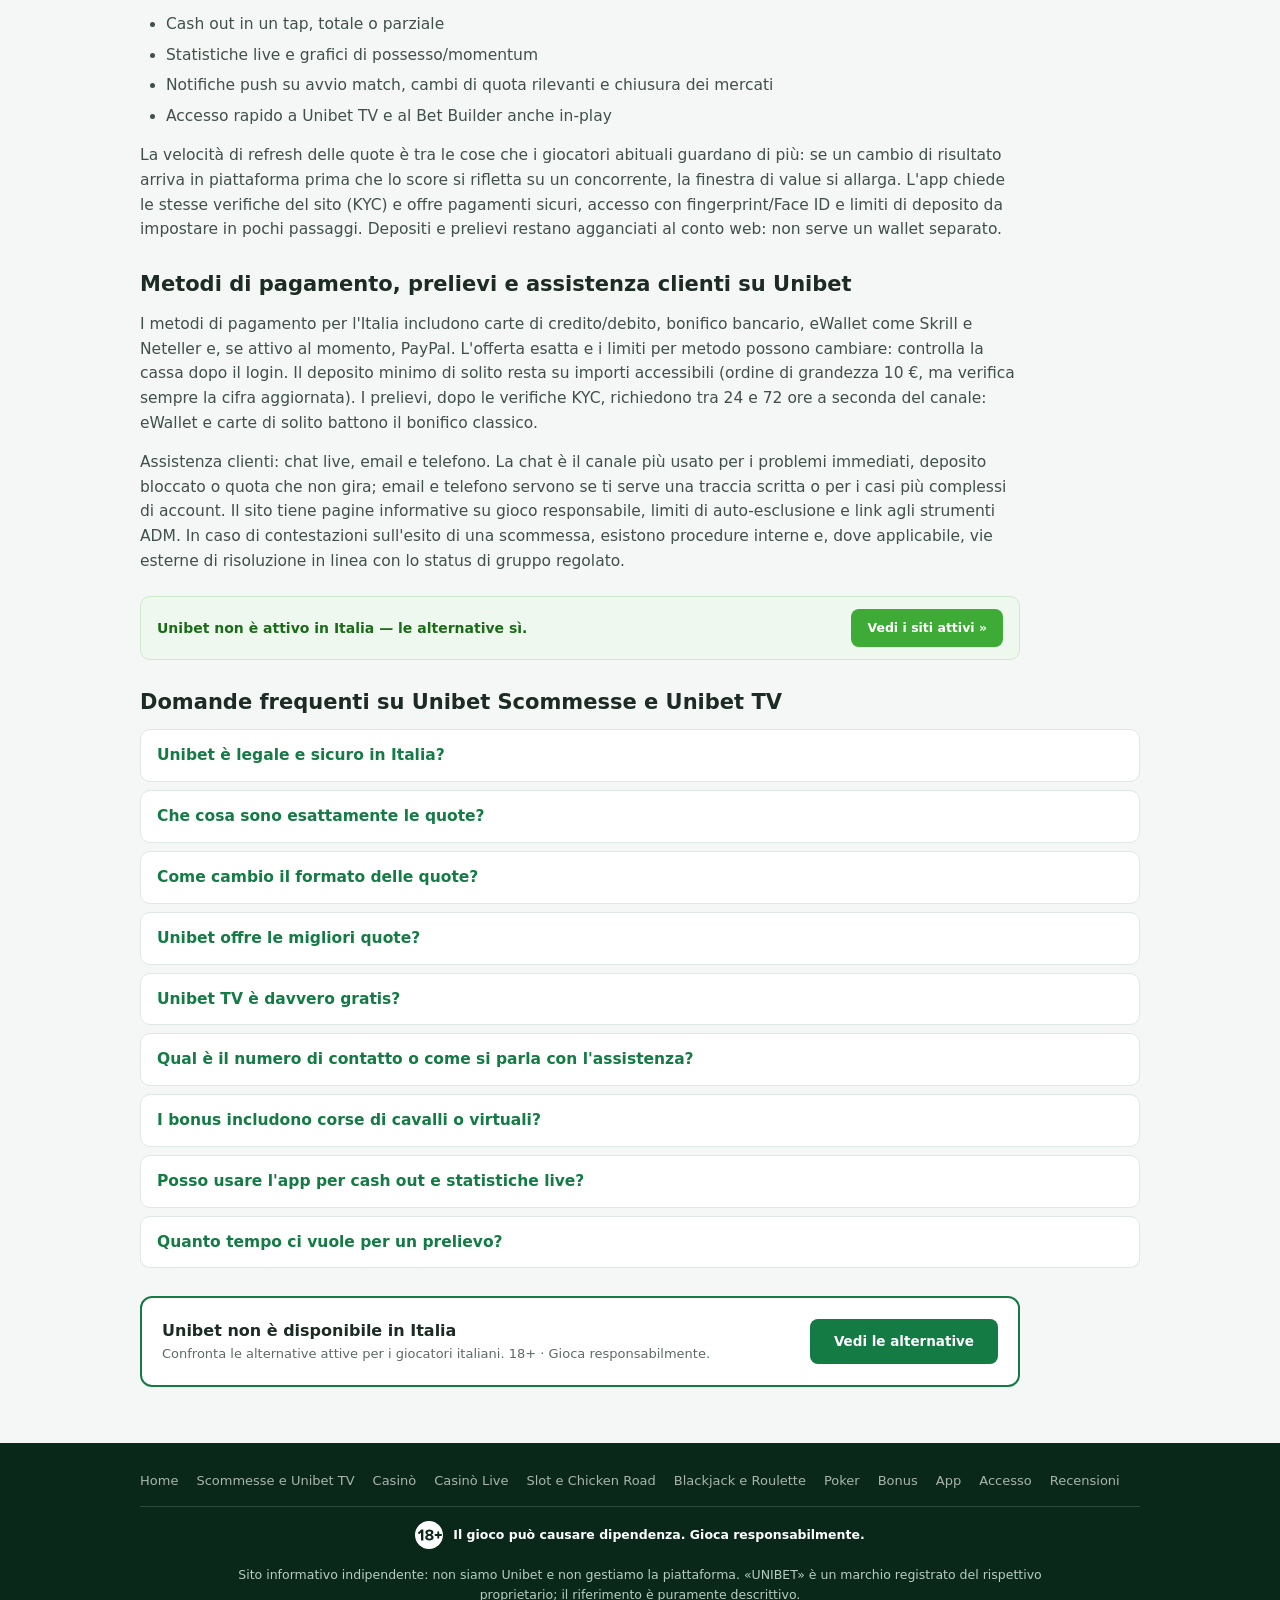
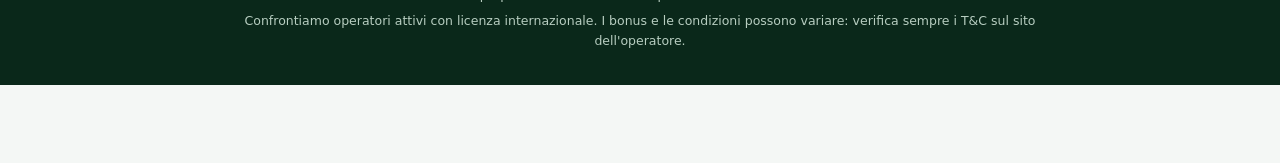
<file: scommesse/index.html>
<!doctype html>
<html lang="it">
<head>
<meta charset="utf-8">
<meta name="viewport" content="width=device-width, initial-scale=1">
<title>Unibet Scommesse Sportive: Quote, Bonus e TV</title>
<meta name="description" content="Guida a Unibet in Italia: sport, quote, Unibet TV, bonus, app, pagamenti e sicurezza ADM. Scopri mercati live e consigli per scommettere.">
<link rel="canonical" href="https://unibetloginit.com/scommesse/">
<link rel="icon" type="image/svg+xml" href="/favicon.svg">
<link rel="alternate" hreflang="it-it" href="https://unibetloginit.com/scommesse/">
<link rel="alternate" hreflang="x-default" href="https://unibetloginit.com/scommesse/">
<link rel="stylesheet" href="/assets/style.css">
<script type="application/ld+json">{"@context":"https://schema.org","@type":"BreadcrumbList","itemListElement":[{"@type":"ListItem","position":1,"name":"Home","item":"https://unibetloginit.com/"},{"@type":"ListItem","position":2,"name":"Scommesse e Unibet TV","item":"https://unibetloginit.com/scommesse/"}]}</script>

<script type="application/ld+json">{"@context":"https://schema.org","@type":"FAQPage","mainEntity":[{"@type":"Question","name":"Unibet è legale e sicuro in Italia?","acceptedAnswer":{"@type":"Answer","text":"Sì. Opera con licenza ADM. Il marchio appartiene a Kindred Group ed è attivo dal 1997."}},{"@type":"Question","name":"Che cosa sono esattamente le quote?","acceptedAnswer":{"@type":"Answer","text":"Sono il moltiplicatore che determina la potenziale vincita. Una quota 2,50 su una puntata di 10 € restituisce 25 € (stake incluso) se la scommessa vince. Puoi scegliere formato decimale, frazionario o americano dalle impostazioni."}},{"@type":"Question","name":"Come cambio il formato delle quote?","acceptedAnswer":{"@type":"Answer","text":"Dal menu profilo/account o dalle preferenze di visualizzazione: scegli decimale, frazionario o americano e salva. La modifica si applica subito su tutti i tabelloni."}},{"@type":"Question","name":"Unibet offre le migliori quote?","acceptedAnswer":{"@type":"Answer","text":"Su molte linee principali le quote sono competitive, ma nessun bookmaker vince sempre. Il metodo giusto è confrontare 2–3 operatori sullo stesso evento e guardare il margine implicito: dove il payout è più alto, la quota è migliore per te."}},{"@type":"Question","name":"Unibet TV è davvero gratis?","acceptedAnswer":{"@type":"Answer","text":"Sì, con conto attivo e saldo positivo o dopo un deposito minimo. Alcuni eventi restano soggetti a restrizioni geografiche per motivi di diritti."}},{"@type":"Question","name":"Qual è il numero di contatto o come si parla con l'assistenza?","acceptedAnswer":{"@type":"Answer","text":"Usa la chat live dal sito o dall'app (è la più veloce). Email e telefono sono nella sezione \"Aiuto/Contatti\" dopo il login; non affidarti a numeri non ufficiali pescati sui forum."}},{"@type":"Question","name":"I bonus includono corse di cavalli o virtuali?","acceptedAnswer":{"@type":"Answer","text":"Di regola no: le condizioni promo escludono di solito cavalli, levrieri, trotto e virtuali. Controlla la lista aggiornata dei mercati eleggibili."}},{"@type":"Question","name":"Posso usare l'app per cash out e statistiche live?","acceptedAnswer":{"@type":"Answer","text":"Sì. iOS e Android supportano cash out, statistiche in tempo reale e notifiche push, con Unibet TV integrato."}},{"@type":"Question","name":"Quanto tempo ci vuole per un prelievo?","acceptedAnswer":{"@type":"Answer","text":"In media 24–72 ore a seconda del metodo e dello stato di verifica del conto. Completa il KYC prima di chiedere il primo prelievo, così eviti blocchi. Tirando le somme: l'operatore mette insieme solidità di brand, copertura multi-sport e Unibet TV in un pacchetto coerente per chi scommette in Italia sotto ADM. Confronta le quote del momento sugli eventi che tieni d'occhio, leggi le condizioni del bonus in vigore e, se ti interessa lo streaming, verifica saldi e requisiti prima del match. Gioca sempre in modo consapevole e con i limiti impostati sul conto."}}]}</script>
<style>
.seo h3{font-size:17px;font-weight:800;margin:18px 0 8px;color:var(--ink)}
.seo ul,.seo ol{color:#41504a;margin:0 0 14px;padding-left:22px}
.seo li{margin-bottom:6px}
.seo table{width:100%;border-collapse:collapse;margin:14px 0;font-size:14px;background:var(--card)}
.seo td,.seo th{border:1px solid var(--line);padding:8px 10px;color:#41504a;text-align:left;vertical-align:top}
.seo th{color:var(--ink);background:#eaf1ec;font-weight:800}
.seo article-p p{color:#41504a}
.seo a{color:var(--green2);text-decoration:underline}
.subtop{background:var(--dark);padding:30px 0}
.subtop .crumbs{font-size:12px;color:rgba(255,255,255,.55);margin-bottom:8px}
.subtop .crumbs a{color:rgba(255,255,255,.55)}
.subtop h1{margin:0;font-size:26px;color:#fff;line-height:1.3;font-weight:900}
.page-body{padding-top:30px}
.page-body p{color:#41504a;margin-bottom:14px;max-width:880px}
.page-body h2{font-size:21px;font-weight:900;margin:26px 0 10px}
.page-body details{border:1px solid var(--line);border-radius:10px;background:var(--card);margin-bottom:8px;padding:0 16px}
.page-body summary{cursor:pointer;padding:13px 0;font-weight:800;color:var(--green2);list-style:none}
.page-body summary::-webkit-details-marker{display:none}
.page-body details p{padding-bottom:12px}
.ctabox{display:flex;align-items:center;justify-content:space-between;gap:14px;flex-wrap:wrap;background:var(--card);border:2px solid var(--green2);border-radius:12px;padding:20px;margin:28px 0;max-width:880px}
.ctabox .t{font-weight:900;font-size:16px;color:var(--ink)}
.ctabox .s{color:var(--mut);font-size:13px}
.ctabox .go{background:var(--green2);color:#fff;border-radius:8px;padding:12px 24px;font-weight:800;font-size:13.5px;white-space:nowrap}
.ctabox .go:hover{background:var(--green)}
.cluster-foot{display:flex;flex-wrap:wrap;gap:6px 18px;padding-bottom:14px;margin-bottom:14px;border-bottom:1px solid rgba(255,255,255,.15);font-size:13px}
.cluster-foot a{color:rgba(255,255,255,.65)}
.cluster-foot a:hover{color:#fff}
.tblwrap{overflow-x:auto;margin:14px 0;max-width:880px}
.tblwrap table{margin:0;min-width:480px}
.page-body ul,.page-body ol{margin:0 0 14px;padding-left:26px;color:#41504a;max-width:880px}
.page-body li{margin-bottom:6px}
.page-body ol li::marker{font-weight:800;color:var(--green2)}
.ximg{display:block;width:100%;height:auto;max-width:880px;aspect-ratio:16/9;object-fit:cover;border-radius:12px;margin:6px 0 14px;border:1px solid var(--line)}
.btnrow{display:flex;gap:10px;flex-wrap:wrap;margin:2px 0 10px;max-width:880px}
.btnrow .bt{display:inline-flex;align-items:center;gap:8px;background:var(--green2);color:#fff;font-weight:800;font-size:13.5px;border-radius:9px;padding:11px 18px;transition:filter .15s}
.btnrow .bt span{font-weight:700;font-size:11.5px;color:#ffd76b}
.btnrow .bt:hover{filter:brightness(1.1)}
.btnrow .bt-alt{background:var(--dark)}
.ctamini{display:flex;align-items:center;justify-content:space-between;gap:12px;flex-wrap:wrap;background:#eef8ee;border:1px solid #cdeacc;border-radius:10px;padding:12px 16px;margin:22px 0;max-width:880px;font-size:14px}
.ctamini span{color:#1c6b1a;font-weight:700}
.ctamini a{background:var(--lime);color:#fff;font-weight:800;font-size:12.5px;border-radius:8px;padding:9px 16px;white-space:nowrap}
.bcards{display:grid;grid-template-columns:repeat(2,1fr);gap:14px;max-width:880px;margin:4px 0 8px}
@media(max-width:640px){.bcards{grid-template-columns:1fr}}
.bcard{position:relative;background:linear-gradient(160deg,#fff 60%,#eef8ee);border:1px solid var(--line);border-radius:14px;padding:22px;text-align:center;box-shadow:0 1px 3px rgba(20,60,40,.06)}
.bcard .rib{position:absolute;top:-11px;left:50%;transform:translateX(-50%);background:var(--lime);color:#fff;font-size:11px;font-weight:800;text-transform:uppercase;padding:4px 12px;border-radius:16px;white-space:nowrap}
.bcard .logo{height:34px;width:auto;object-fit:contain;margin:0 auto 10px}
.bcard .logo.dk{background:var(--dark);padding:5px 9px;border-radius:8px}
.bcard .bamt{font-size:34px;font-weight:900;color:var(--green2);line-height:1.1}
.bcard .bamt span{display:block;font-size:14.5px;font-weight:800;color:var(--ink);margin-top:2px}
.bcard .brate{color:var(--mut);font-size:12.5px;margin:8px 0 14px}
.bcard .bgo{display:block;background:var(--lime);color:#fff;font-weight:900;border-radius:9px;padding:13px;font-size:15px}
.bcard .bgo:hover{filter:brightness(1.08)}
.bcard .note{color:#9aa8a0;font-size:11px;margin-top:8px}
.appbtns{display:flex;gap:12px;flex-wrap:wrap;margin:4px 0 10px;max-width:880px}
.appbt{display:inline-flex;align-items:center;gap:10px;background:var(--dark);color:#fff;border-radius:12px;padding:10px 18px;min-width:190px}
.appbt .ic{font-size:22px}
.appbt small{display:block;font-size:10.5px;color:rgba(255,255,255,.65);font-weight:600;text-transform:uppercase;letter-spacing:.4px}
.appbt b{font-size:15px;font-weight:900}
.appbt:hover{background:#0f3d27}
body{padding-bottom:78px}
.sbar{position:fixed;left:50%;bottom:16px;transform:translate(-50%,150%);z-index:90;display:flex;align-items:center;gap:13px;background:var(--dark);border:1px solid rgba(255,255,255,.12);border-radius:16px;padding:10px 12px 10px 16px;box-shadow:0 14px 36px rgba(0,0,0,.4);width:min(540px,calc(100% - 32px));transition:transform .3s ease}
.sbar.show{transform:translate(-50%,0)}
.sbar .lg{height:26px;width:auto;flex:none}
.sbar .tx{flex:1;min-width:0;line-height:1.25}
.sbar .tx small{display:block;color:#ffd76b;font-size:10.5px;font-weight:800;letter-spacing:.3px}
.sbar .tx b{display:block;color:#fff;font-size:13.5px;white-space:nowrap;overflow:hidden;text-overflow:ellipsis}
.sbar .go{background:var(--lime);color:#fff;font-weight:900;font-size:13.5px;padding:11px 20px;border-radius:10px;white-space:nowrap;flex:none}
.sbar .go:hover{filter:brightness(1.1)}
.sbar .fl-m{display:none}
@media(max-width:640px){body{padding-bottom:64px}.sbar{bottom:0;width:100%;border-radius:14px 14px 0 0;border-left:0;border-right:0;border-bottom:0;padding:8px 12px;gap:10px}.sbar .go{padding:10px 14px;font-size:12.5px}.sbar .lg{height:22px}.sbar .tx small{display:none}.sbar .fl-d{display:none}.sbar .fl-m{display:inline}.sbar .tx b{font-size:13px}}
.xtra{margin:30px 0;max-width:880px}
.xtra h2{font-size:21px;font-weight:900;margin:0 0 6px}
.xtra .sub{color:var(--mut);font-size:13.5px;margin-bottom:16px}
.alts.alts-sub{grid-template-columns:repeat(2,1fr);max-width:880px}
@media(max-width:560px){.alts.alts-sub{grid-template-columns:1fr}}
.matches-x{border:1px solid var(--line);border-radius:12px;overflow:hidden;background:var(--card)}
.matches-x .mrow{display:flex;align-items:center;gap:12px;padding:13px 16px;border-top:1px solid var(--line);flex-wrap:wrap}
.matches-x .mrow:first-child{border-top:0}
.matches-x .mdate{font-size:11.5px;color:var(--mut);min-width:70px;font-weight:700}
.matches-x .mteams{font-weight:800;flex:1;min-width:150px;font-size:14.5px}
.matches-x .mlg{font-size:11px;color:var(--mut)}
.matches-x .odds{display:flex;gap:6px}
.matches-x .odd{background:#eaf1ec;border:1px solid var(--line);border-radius:8px;padding:6px 10px;font-size:12.5px;font-weight:800;text-align:center;min-width:52px}
.matches-x .odd span{display:block;font-weight:600;font-size:10px;color:var(--mut)}
.matches-x .odd:hover{background:var(--green2);color:#fff}
.matches-x .odd:hover span{color:rgba(255,255,255,.7)}
.mnote{font-size:11.5px;color:var(--mut);margin-top:8px}
.ratebox{display:flex;gap:22px;align-items:center;background:var(--card);border:1px solid var(--line);border-radius:14px;padding:22px;flex-wrap:wrap}
.ratebox .big{font-size:44px;font-weight:900;color:var(--green2);line-height:1}
.ratebox .big small{display:block;font-size:12px;color:var(--mut);font-weight:700;margin-top:4px}
.ratebox .bars{flex:1;min-width:220px;display:grid;gap:8px}
.ratebox .bar-r{display:grid;grid-template-columns:130px 1fr 34px;gap:10px;align-items:center;font-size:13px}
.ratebox .bar-r .lb{color:#41504a;font-weight:700}
.ratebox .track{height:8px;background:#e5ece7;border-radius:6px;overflow:hidden}
.ratebox .track i{display:block;height:100%;background:var(--green2);border-radius:6px}
.ratebox .vl{font-weight:800;text-align:right}
.revs{display:grid;gap:12px;margin-top:16px}
.rev{background:var(--card);border:1px solid var(--line);border-radius:12px;padding:16px 18px}
.rev .rh{display:flex;justify-content:space-between;gap:10px;margin-bottom:6px;flex-wrap:wrap}
.rev .who{font-weight:800;font-size:14px}
.rev .stars{color:#f0a500;font-size:13px;letter-spacing:1px}
.rev .stars .off{color:#d5ddd7}
.rev p{color:#41504a;font-size:13.5px;margin:0;line-height:1.6}
.rev .meta{color:var(--mut);font-size:11.5px;margin-top:8px}
.stores{display:grid;gap:10px;max-width:520px}
.store{display:flex;align-items:center;gap:14px;background:var(--card);border:1px solid var(--line);border-radius:12px;padding:14px 16px}
.store .x{width:34px;height:34px;border-radius:50%;background:#fdecec;color:#c0392b;display:flex;align-items:center;justify-content:center;font-weight:900;flex:none}
.store .nm{font-weight:800;font-size:14px}
.store .st{color:#c0392b;font-size:12.5px;font-weight:700}
.mocklogin{position:relative;max-width:420px;background:var(--card);border:1px solid var(--line);border-radius:14px;padding:24px;overflow:hidden}
.mocklogin label{display:block;font-size:12px;font-weight:800;color:var(--mut);margin:12px 0 4px}
.mocklogin .fld{width:100%;border:1px solid var(--line);border-radius:8px;padding:11px 12px;font-size:14px;background:#f2f6f3;color:#9aa8a0}
.mocklogin .btn{width:100%;margin-top:16px;background:#c9d4cd;color:#fff;border:0;border-radius:8px;padding:13px;font-weight:900;font-size:14px}
.mocklogin .veil{position:absolute;inset:0;background:rgba(9,36,25,.82);display:flex;flex-direction:column;align-items:center;justify-content:center;gap:10px;text-align:center;padding:20px;border-radius:14px}
.mocklogin .veil .t{color:#fff;font-weight:900;font-size:16px}
.mocklogin .veil .s{color:rgba(255,255,255,.75);font-size:12.5px;max-width:280px}
.mocklogin .veil .go{background:var(--lime);color:#fff;border-radius:8px;padding:11px 22px;font-weight:800;font-size:13px;margin-top:6px}
.fmts{display:grid;grid-template-columns:repeat(3,1fr);gap:12px;max-width:880px}
@media(max-width:680px){.fmts{grid-template-columns:1fr}}
.fmt{background:var(--card);border:1px solid var(--line);border-radius:12px;padding:16px}
.fmt .ic{font-size:20px;margin-bottom:6px}
.fmt .nm{font-weight:900;font-size:14.5px;margin-bottom:4px}
.fmt p{color:#41504a;font-size:12.5px;margin:0;line-height:1.55}
</style>
</head>
<body>
<header class="hd"><div class="wrap"><img src="/assets/unibet-logo.png" alt="Unibet" width="146" height="52"></div></header>
<section class="subtop"><div class="wrap"><div class="crumbs"><a href="/">Home</a> / Scommesse e Unibet TV</div>
<h1>Unibet Scommesse Sportive, Quote e Unibet TV: Guida Completa</h1></div></section>
<div class="wrap page-body"><article><p>Stai cercando un bookmaker serio per le scommesse sportive in Italia? Unibet vale un&#x27;occhiata attenta. L&#x27;operatore mette insieme un catalogo ampio di mercati, quote competitive su più discipline e lo streaming gratuito di Unibet TV, il tutto sotto licenza ADM. Qui sotto trovi il quadro completo: come funziona la piattaforma, quali sport copre, dove si posizionano le quote e cosa aspettarti da app, bonus e metodi di pagamento.</p>
<img class="ximg" src="/assets/xtra-tv.jpg" alt="Partita di calcio in streaming sulla TV di casa" loading="lazy" width="1024" height="576"><h2>Unibet: cos&#x27;è e come funziona la casa di scommesse</h2>
<p>Unibet nasce nel 1997 e oggi fa parte del Kindred Group, gruppo quotato con sede a Malta. In Italia lavora con licenza ADM (Agenzia delle Dogane e dei Monopoli), requisito senza il quale nessuno può offrire gioco e scommesse in modo legale. A livello europeo il gruppo dichiara oltre 17 milioni di utenti complessivi: una cifra che racconta l&#x27;espansione pan-europea e non va confusa con un dato riferito al solo mercato italiano.</p>
<p>La piattaforma si fa notare su tre fronti concreti:</p>
<ul>
<li>profondità dei mercati sportivi;</li>
<li>quote trasparenti;</li>
<li>Unibet TV per seguire gli eventi in streaming mentre punti.</li>
</ul>
<p>Registrazione e gestione del conto si fanno online; dopo la verifica dell&#x27;identità (obbligatoria per ADM) puoi depositare e giocare sia pre-partita sia in live. Kindred aderisce ad associazioni di settore come EGBA e ha meccanismi di risoluzione delle controversie in linea con gli standard europei. Dettagli che pesano per chi si fida più degli operatori consolidati che dei brand appena arrivati o tradotti a metà.</p>
<p>Morale: la proposta non guarda solo al calcio del weekend. È un ecosistema che tira dentro diversi sport di nicchia, strumenti come il Bet Builder e assistenti digitali chiari, con un&#x27;interfaccia pensata per chi gioca da desktop e da mobile.</p>
<div class="xtra"><h2>Eventi in evidenza: dove puntare adesso</h2><div class="sub">Unibet non prende scommesse dall&#x27;Italia — questi mercati sono giocabili sulle alternative attive.</div><div class="matches-x"><div class="mrow"><div class="mdate">22/08<div class="mlg">Serie A · 1ª giornata</div></div><div class="mteams">Milan – Napoli</div><div class="odds"><a class="odd" href="/referral-link?sub_id_1=n1" rel="nofollow"><span>1</span>2,45</a><a class="odd" href="/referral-link?sub_id_1=n1" rel="nofollow"><span>X</span>3,30</a><a class="odd" href="/referral-link?sub_id_1=n1" rel="nofollow"><span>2</span>2,90</a></div></div><div class="mrow"><div class="mdate">23/08<div class="mlg">Serie A · 1ª giornata</div></div><div class="mteams">Juventus – Inter</div><div class="odds"><a class="odd" href="/referral-link?sub_id_1=n1" rel="nofollow"><span>1</span>2,70</a><a class="odd" href="/referral-link?sub_id_1=n1" rel="nofollow"><span>X</span>3,10</a><a class="odd" href="/referral-link?sub_id_1=n1" rel="nofollow"><span>2</span>2,65</a></div></div><div class="mrow"><div class="mdate">30/08<div class="mlg">Serie A · 2ª giornata</div></div><div class="mteams">Roma – Lazio</div><div class="odds"><a class="odd" href="/referral-link?sub_id_1=n1" rel="nofollow"><span>1</span>2,35</a><a class="odd" href="/referral-link?sub_id_1=n1" rel="nofollow"><span>X</span>3,20</a><a class="odd" href="/referral-link?sub_id_1=n1" rel="nofollow"><span>2</span>3,10</a></div></div><div class="mrow"><div class="mdate">12/09<div class="mlg">Champions League</div></div><div class="mteams">Inter – Arsenal</div><div class="odds"><a class="odd" href="/referral-link?sub_id_1=n1" rel="nofollow"><span>1</span>2,80</a><a class="odd" href="/referral-link?sub_id_1=n1" rel="nofollow"><span>X</span>3,25</a><a class="odd" href="/referral-link?sub_id_1=n1" rel="nofollow"><span>2</span>2,50</a></div></div></div><div class="mnote">Quote indicative a scopo illustrativo: possono variare. I link portano a un bookmaker alternativo attivo per l'Italia.</div></div><h2>Unibet Scommesse Sportive: mercati e sport disponibili</h2>
<p>Il catalogo copre oltre 30 discipline. Focus naturale sul calcio italiano e internazionale, ma c&#x27;è spazio anche per tennis, basket (NBA compresa), ciclismo, snooker, cricket, hockey su ghiaccio (NHL), UFC/MMA, freccette ed eSports. Su un match di cartello non è raro trovare più di 50 mercati: risultato esatto, gol over/under su più linee, handicap asiatici ed europei, tiri e cartellini, statistiche specialistiche e mercati sui singoli giocatori. Accanto al pre-match c&#x27;è un&#x27;ampia sezione in-play, con quote che si aggiornano quasi in tempo reale.</p>
<p>Il Bet Builder ti lascia costruire combo dentro lo stesso evento: per esempio 1 e over 2,5 gol tra due big di Serie A, oppure una combinazione sulle statistiche di un giocatore NBA. Comodo se vuoi alzare la quota senza per forza allungare la multipla su più partite. Il ciclismo, che spesso altri operatori snobbano, qui riceve copertura su tappe del Giro, Tour e grandi classiche; snooker e cricket hanno mercati approfonditi su frame, break e overs; gli eSports (CS, LoL, Dota e altri titoli popolari) hanno mercati sia pre-match sia live.</p>
<p>Se arrivi con interessi misti, l&#x27;esperienza tiene botta: filtri per sport, ricerca rapida e sezioni &quot;in evidenza&quot; che portano in primo piano le partite più giocate. Virtuali e corse (cavalli, levrieri) ci sono come categoria, ma vanno lette a parte rispetto al bonus di ingresso e alle promo sportive principali.</p>
<h2>Quote Unibet: analisi e comparativa delle quote</h2>
<p>Le quote, o odds, dicono quanto ti rende una puntata; in Italia di default si usano le decimali (es. 1,85), con la possibilità di passare al formato frazionario o americano dalle impostazioni del conto.</p>
<p>Una domanda torna sempre: Unibet ha &quot;le quote più alte sul mercato&quot;? La risposta onesta è: dipende dallo sport e dal momento. Sul calcio il margine medio di settore sta spesso tra il 6% e l&#x27;8%: i bookmaker più aggressivi scendono sotto, quelli più prudenti restano sopra. Su questa linea l&#x27;operatore si piazza bene, allineato o leggermente sopra la media su un buon numero di linee principali, pur senza essere sistematicamente il primo su ogni singolo mercato.</p>
<p>Dove l&#x27;offerta si capisce meglio:</p>
<ul>
<li>Basket (NBA ed Eurolega): handicap e totals tendono a essere stretti, con quote decise che premiano chi punta early o in live quando lo score si sbilancia.</li>
<li>Cricket: i mercati su overs e wicket scalano in modo leggibile, utili anche a chi non segue il campionato tutto l&#x27;anno.</li>
<li>Ciclismo: vittoria di tappa e classifiche generali hanno un pricing sensato, spesso con valori interessanti prima del via.</li>
<li>Snooker: frame e totale punti fanno gola agli scommettitori di nicchia, dove il margine di solito non è gonfiato come sugli eventi mass-market.</li>
</ul>
<p>Nessun bookmaker vince su tutte le quote tutti i giorni. Confronta lo stesso evento su due o tre siti e vedrai valori più alti su un handicap e più bassi su un over. Qui l&#x27;operatore guadagna con l&#x27;ampiezza dei mercati e la velocità del live, più che spingendo sul singolo decimale. Vuoi capire quali sono le quote migliori su cui puntare? Il metodo è pratico:</p>
<ul>
<li>guarda il margine implicito del bookmaker (più è basso, meglio è per te);</li>
<li>usa sempre lo stesso formato di quota per confrontare senza sbagliare;</li>
<li>distingui pre-match e live: le quote pre-partita sono più stabili, quelle live più ballerine ma con finestre di valore;</li>
<li>privilegia i mercati liquidi (esiti principali, over/under standard), dove il pricing è più affinato;</li>
<li>confronta 2–3 operatori sullo stesso evento prima di piazzare la giocata.</li>
</ul>
<p>Se sei alle prime armi, tieni a mente una cosa: una quota 2,00 corrisponde al 50% di probabilità implicita (margine del bookmaker escluso).</p>
<div class="btnrow"><a class="bt" href="/referral-link?sub_id_1=n1" rel="nofollow">N1 Bet <span>★ 4.6</span></a><a class="bt" href="/referral-link?sub_id_1=bc" rel="nofollow">BC Game <span>★ 4.0</span></a><a class="bt bt-alt" href="/referral-link?sub_id_1=n1">Tutte le alternative »</a></div><h2>Unibet TV: streaming in diretta delle scommesse sportive</h2>
<p>Unibet TV è il servizio di streaming integrato: segui in diretta gli eventi su cui punti, senza abbonamenti pay-tv aggiuntivi. Il catalogo annuo supera i 40.000 eventi e gira 24/7, con copertura su coppe europee e campionati principali di calcio, tennis (Grand Slam compresi), basket, hockey NHL, UFC/MMA, snooker e freccette. La trasmissione è gratuita per i clienti: di norma bastano un conto verificato e un saldo positivo o un deposito minimo (importi e soglie variano, controllali nelle condizioni attuali per l&#x27;Italia).</p>
<p>Durante lo streaming le quote live restano a vista: punti senza cambiare finestra. Funziona da browser aggiornato e dall&#x27;app mobile. Requisiti tecnici minimi:</p>
<ul>
<li>connessione stabile (4G/5G o Wi-Fi solidi tengono lontano il buffering);</li>
<li>browser recente o app aggiornata;</li>
<li>conto verificato con saldo o deposito secondo le condizioni in vigore.</li>
</ul>
<p>Su alcuni match ci sono restrizioni geografiche per i diritti sportivi: un evento trasmesso in una zona non è detto che lo sia in un&#x27;altra. Se lo stream non compare, non è un bug della piattaforma ma una questione di diritti; in quei casi puoi comunque scommettere sul live senza video.</p>
<p>Lo streaming non rimpiazza del tutto una pay-tv specializzata su un campionato di nicchia, ma per chi vuole unire visione e giocata resta un plus concreto: accorcia il lag tra l&#x27;azione in campo e l&#x27;aggiornamento delle quote, soprattutto nei turni di coppa quando i volumi di giocate salgono.</p>
<h2>Bonus e promozioni di Unibet Scommesse</h2>
<p>Il bonus di benvenuto, in linea con lo stile del brand, spesso ha la forma di un rimborso sulla prima scommessa persa (freebet o credito d&#x27;uso). L&#x27;importo massimo e le cifre precise cambiano: verificali sempre sulla pagina promozioni ufficiale del sito italiano prima di depositare, e non fidarti di screenshot vecchi o di offerte di altri paesi.</p>
<p>Condizioni standard che ti capiteranno quasi di sicuro:</p>
<ul>
<li>deposito minimo (spesso a partire da circa 10 €);</li>
<li>scommessa minima con quota minima (es. 1,40 o superiore);</li>
<li>rollover sul credito rimborsato di poche volte (in genere intorno a 3x) prima del prelievo;</li>
<li>esclusione dal conteggio di corse di cavalli, levrieri, trotto e sport virtuali.</li>
</ul>
<p>Oltre al welcome, tra le promo ricorrenti trovi:</p>
<ul>
<li>Boost di quota su eventi selezionati (calcio, MMA, eSports)</li>
<li>Cash out parziale o totale per chiudere una scommessa aperta</li>
<li>Scommesse senza rischio o assicurate su combinazioni e tornei</li>
<li>Tornei a classifica su eSports o promo &quot;win streak&quot; con montepremi limitati nel tempo</li>
</ul>
<p>Le regole vincolano davvero: se non rispetti il rollover o punti su mercati esclusi, il credito non si sblocca. Prima di accettare qualsiasi freebet, leggi sia i &quot;termini del bonus&quot; sia la parte sulla &quot;validità temporale&quot;.</p>
<div class="xtra"><h2>Le alternative con la sezione sport</h2><div class="alts alts-sub"><div class="alt"><span class="rib">Sport + streaming</span><img class="logo dk" src="/assets/n1bet-logo.svg" alt="N1 Bet" width="160" height="38"><h3 class="sr">N1 Bet</h3><div class="tag">Sport + Casinò · la più simile a Unibet</div><div class="rate">★ 4.6<span>/5</span></div><div class="bonus">Bonus fino a 5.000€ + 200 giri gratis</div><a class="cta" href="/referral-link?sub_id_1=n1" rel="nofollow">Visita il sito »</a><div class="note">18+ · Si applicano T&amp;C · Gioca responsabilmente</div></div><div class="alt"><img class="logo" src="/assets/bcgame-logo.jpeg" alt="BC Game" width="160" height="38"><h3 class="sr">BC Game</h3><div class="tag">Sport + Casinò · anche in crypto</div><div class="rate">★ 4.0<span>/5</span></div><div class="bonus">Free Bet fino a 100$</div><a class="cta" href="/referral-link?sub_id_1=bc" rel="nofollow">Visita il sito »</a><div class="note">18+ · Si applicano T&amp;C · Gioca responsabilmente</div></div></div></div><h2>Scommesse in diretta Unibet e app mobile</h2>
<p>Il live betting è uno dei punti forti della piattaforma. Le quote si ricalcolano in pochi secondi su gol, cartellini, timeout e possessi: quando sei in movimento, l&#x27;app batte il desktop. Disponibile per iOS e Android, ricalca (e a volte migliora) l&#x27;esperienza web con:</p>
<ul>
<li>Cash out in un tap, totale o parziale</li>
<li>Statistiche live e grafici di possesso/momentum</li>
<li>Notifiche push su avvio match, cambi di quota rilevanti e chiusura dei mercati</li>
<li>Accesso rapido a Unibet TV e al Bet Builder anche in-play</li>
</ul>
<p>La velocità di refresh delle quote è tra le cose che i giocatori abituali guardano di più: se un cambio di risultato arriva in piattaforma prima che lo score si rifletta su un concorrente, la finestra di value si allarga. L&#x27;app chiede le stesse verifiche del sito (KYC) e offre pagamenti sicuri, accesso con fingerprint/Face ID e limiti di deposito da impostare in pochi passaggi. Depositi e prelievi restano agganciati al conto web: non serve un wallet separato.</p>
<h2>Metodi di pagamento, prelievi e assistenza clienti su Unibet</h2>
<p>I metodi di pagamento per l&#x27;Italia includono carte di credito/debito, bonifico bancario, eWallet come Skrill e Neteller e, se attivo al momento, PayPal. L&#x27;offerta esatta e i limiti per metodo possono cambiare: controlla la cassa dopo il login. Il deposito minimo di solito resta su importi accessibili (ordine di grandezza 10 €, ma verifica sempre la cifra aggiornata). I prelievi, dopo le verifiche KYC, richiedono tra 24 e 72 ore a seconda del canale: eWallet e carte di solito battono il bonifico classico.</p>
<p>Assistenza clienti: chat live, email e telefono. La chat è il canale più usato per i problemi immediati, deposito bloccato o quota che non gira; email e telefono servono se ti serve una traccia scritta o per i casi più complessi di account. Il sito tiene pagine informative su gioco responsabile, limiti di auto-esclusione e link agli strumenti ADM. In caso di contestazioni sull&#x27;esito di una scommessa, esistono procedure interne e, dove applicabile, vie esterne di risoluzione in linea con lo status di gruppo regolato.</p>
<div class="ctamini"><span>Unibet non è attivo in Italia — le alternative sì.</span><a href="/referral-link?sub_id_1=n1" rel="nofollow">Vedi i siti attivi »</a></div><h2>Domande frequenti su Unibet Scommesse e Unibet TV</h2>
<details><summary>Unibet è legale e sicuro in Italia?</summary><p>Sì. Opera con licenza ADM. Il marchio appartiene a Kindred Group ed è attivo dal 1997.</p></details>
<details><summary>Che cosa sono esattamente le quote?</summary><p>Sono il moltiplicatore che determina la potenziale vincita. Una quota 2,50 su una puntata di 10 € restituisce 25 € (stake incluso) se la scommessa vince. Puoi scegliere formato decimale, frazionario o americano dalle impostazioni.</p></details>
<details><summary>Come cambio il formato delle quote?</summary><p>Dal menu profilo/account o dalle preferenze di visualizzazione: scegli decimale, frazionario o americano e salva. La modifica si applica subito su tutti i tabelloni.</p></details>
<details><summary>Unibet offre le migliori quote?</summary><p>Su molte linee principali le quote sono competitive, ma nessun bookmaker vince sempre. Il metodo giusto è confrontare 2–3 operatori sullo stesso evento e guardare il margine implicito: dove il payout è più alto, la quota è migliore per te.</p></details>
<details><summary>Unibet TV è davvero gratis?</summary><p>Sì, con conto attivo e saldo positivo o dopo un deposito minimo. Alcuni eventi restano soggetti a restrizioni geografiche per motivi di diritti.</p></details>
<details><summary>Qual è il numero di contatto o come si parla con l&#x27;assistenza?</summary><p>Usa la chat live dal sito o dall&#x27;app (è la più veloce). Email e telefono sono nella sezione &quot;Aiuto/Contatti&quot; dopo il login; non affidarti a numeri non ufficiali pescati sui forum.</p></details>
<details><summary>I bonus includono corse di cavalli o virtuali?</summary><p>Di regola no: le condizioni promo escludono di solito cavalli, levrieri, trotto e virtuali. Controlla la lista aggiornata dei mercati eleggibili.</p></details>
<details><summary>Posso usare l&#x27;app per cash out e statistiche live?</summary><p>Sì. iOS e Android supportano cash out, statistiche in tempo reale e notifiche push, con Unibet TV integrato.</p></details>
<details><summary>Quanto tempo ci vuole per un prelievo?</summary><p>In media 24–72 ore a seconda del metodo e dello stato di verifica del conto. Completa il KYC prima di chiedere il primo prelievo, così eviti blocchi. Tirando le somme: l&#x27;operatore mette insieme solidità di brand, copertura multi-sport e Unibet TV in un pacchetto coerente per chi scommette in Italia sotto ADM. Confronta le quote del momento sugli eventi che tieni d&#x27;occhio, leggi le condizioni del bonus in vigore e, se ti interessa lo streaming, verifica saldi e requisiti prima del match. Gioca sempre in modo consapevole e con i limiti impostati sul conto.</p></details><div class="ctabox"><div><div class="t">Unibet non è disponibile in Italia</div>
<div class="s">Confronta le alternative attive per i giocatori italiani. 18+ · Gioca responsabilmente.</div></div>
<a class="go" href="/referral-link?sub_id_1=n1">Vedi le alternative</a></div></article></div>
<footer class="ft"><div class="wrap"><nav class="cluster-foot"><a href="/">Home</a><a href="/scommesse/">Scommesse e Unibet TV</a><a href="/casino/">Casinò</a><a href="/casino-live/">Casinò Live</a><a href="/slot/">Slot e Chicken Road</a><a href="/blackjack-roulette/">Blackjack e Roulette</a><a href="/poker/">Poker</a><a href="/bonus/">Bonus</a><a href="/app/">App</a><a href="/accesso/">Accesso</a><a href="/recensioni/">Recensioni</a></nav>
  <div class="rg"><img src="/assets/18-plus.svg" alt="18+"><span>Il gioco può causare dipendenza. Gioca responsabilmente.</span></div>
  <p>Sito informativo indipendente: non siamo Unibet e non gestiamo la piattaforma. «UNIBET» è un marchio registrato del rispettivo proprietario; il riferimento è puramente descrittivo.</p>
  <p>Confrontiamo operatori attivi con licenza internazionale. I bonus e le condizioni possono variare: verifica sempre i T&amp;C sul sito dell'operatore.</p>
</div></footer>
<div class="sbar" id="sbar"><img class="lg" src="/assets/n1bet-logo.svg" alt="N1 Bet" width="110" height="26"><span class="tx"><small>MIGLIORE ALTERNATIVA · ★ 4.6</small><b><span class="fl-d">Bonus fino a 5.000€ + 200 giri gratis</span><span class="fl-m">Bonus 5.000€ + 200 FS</span></b></span><a class="go" href="/referral-link?sub_id_1=n1" rel="nofollow">Gioca ora »</a></div><script>(function(){var b=document.getElementById("sbar");addEventListener("scroll",function(){b.classList.toggle("show",scrollY>320)},{passive:true})})();</script>
</body>
</html>
</file>
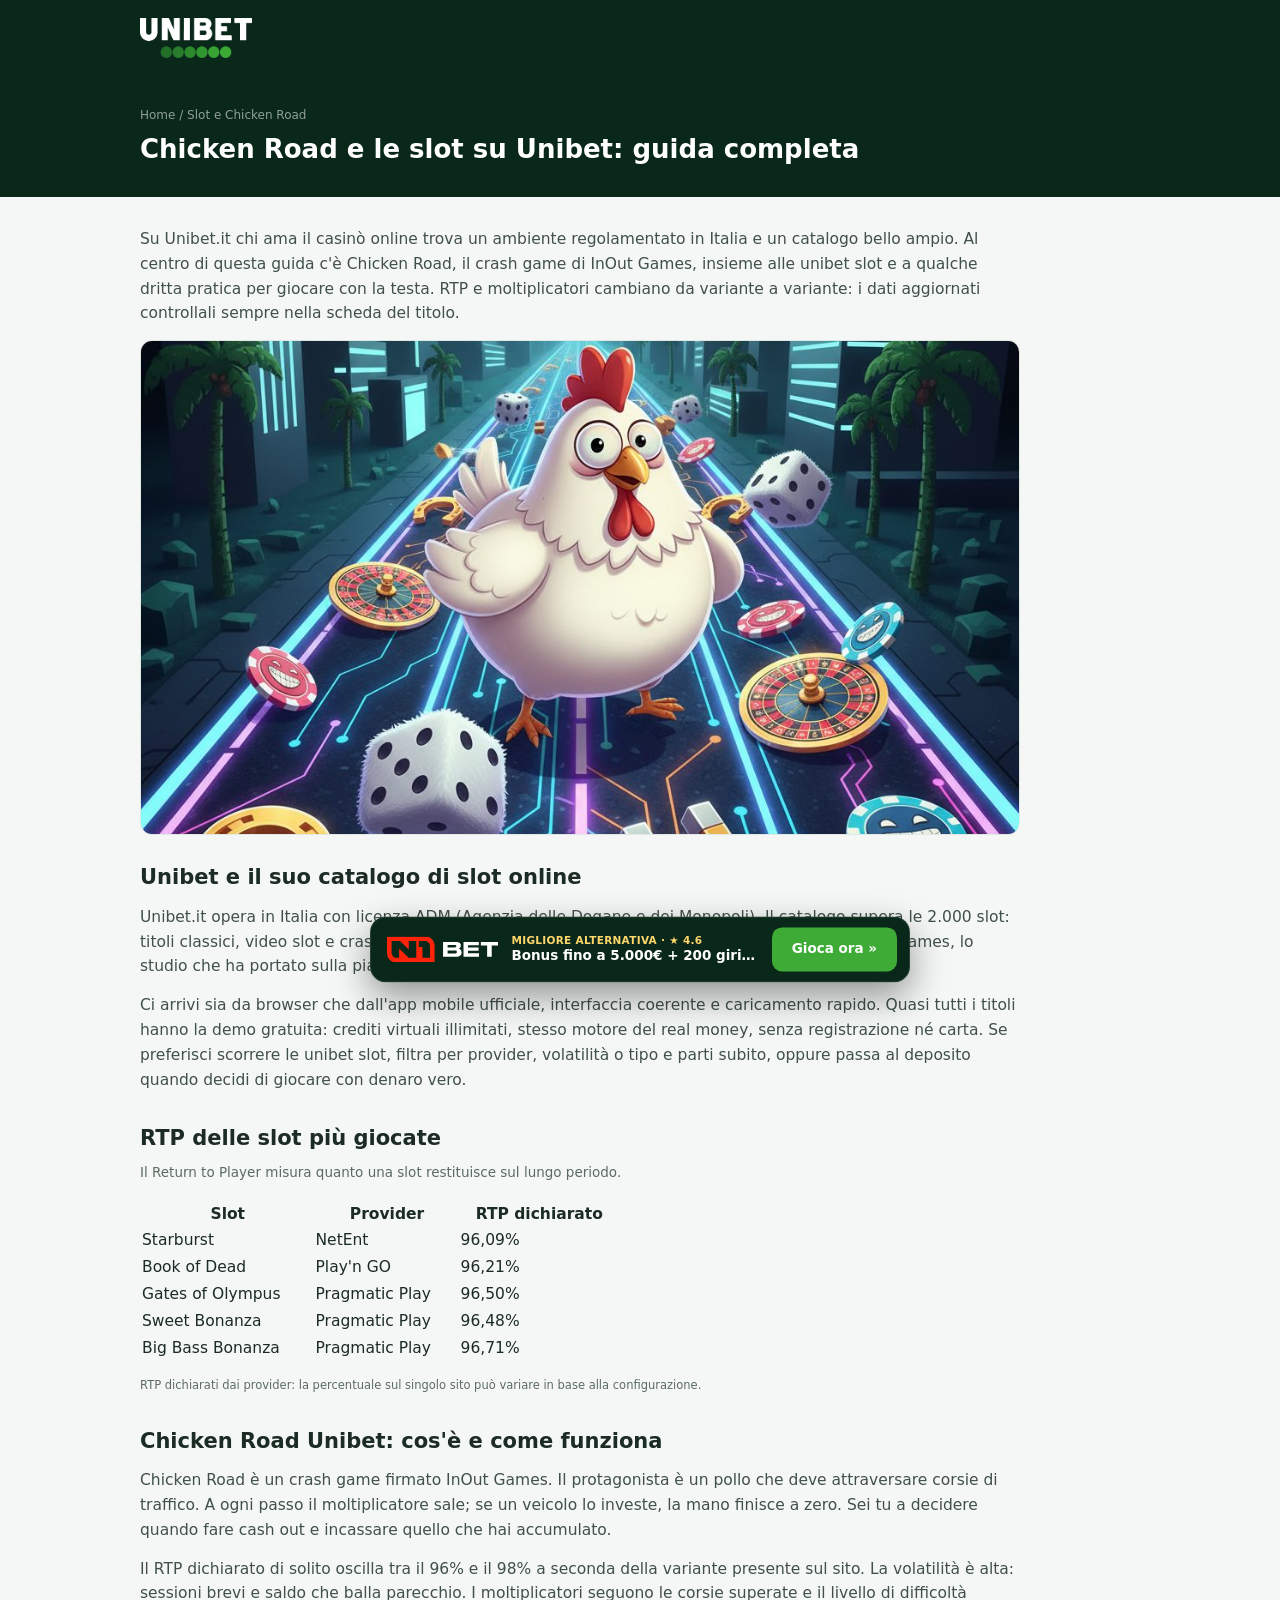
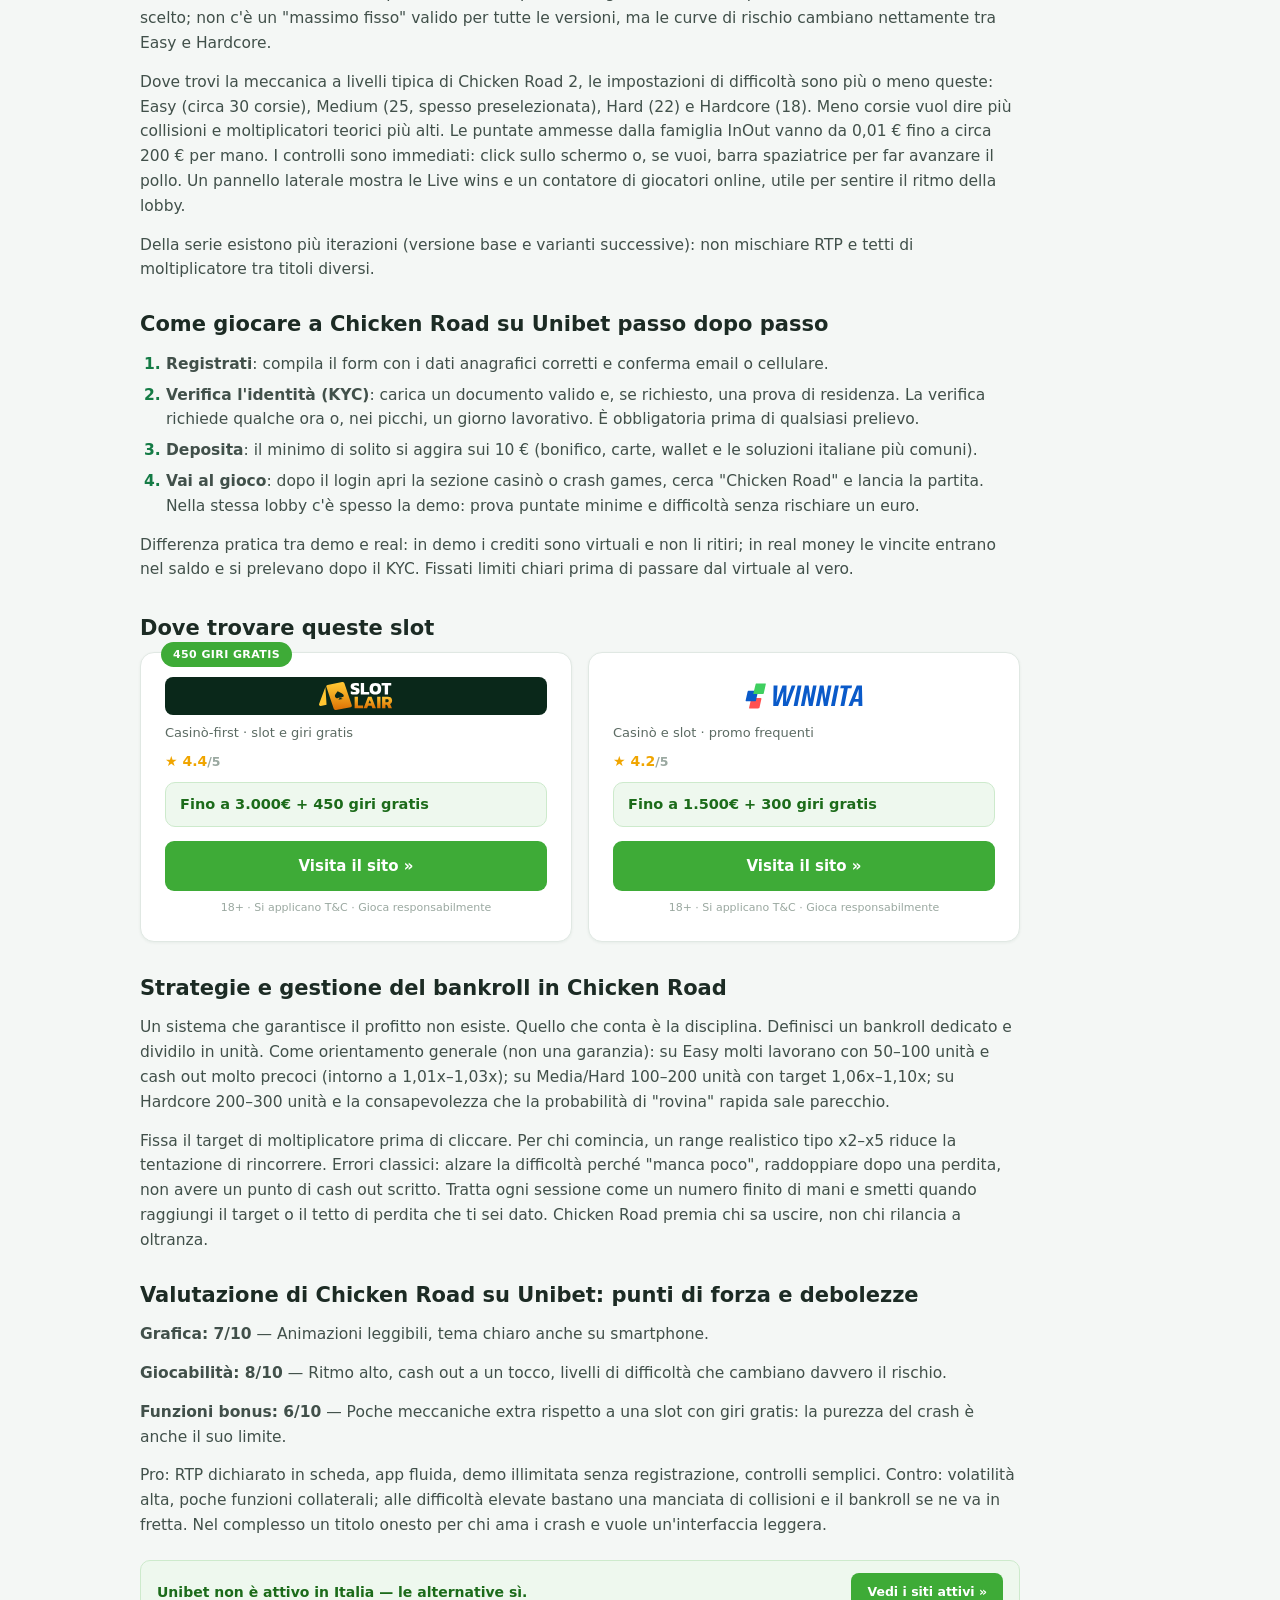
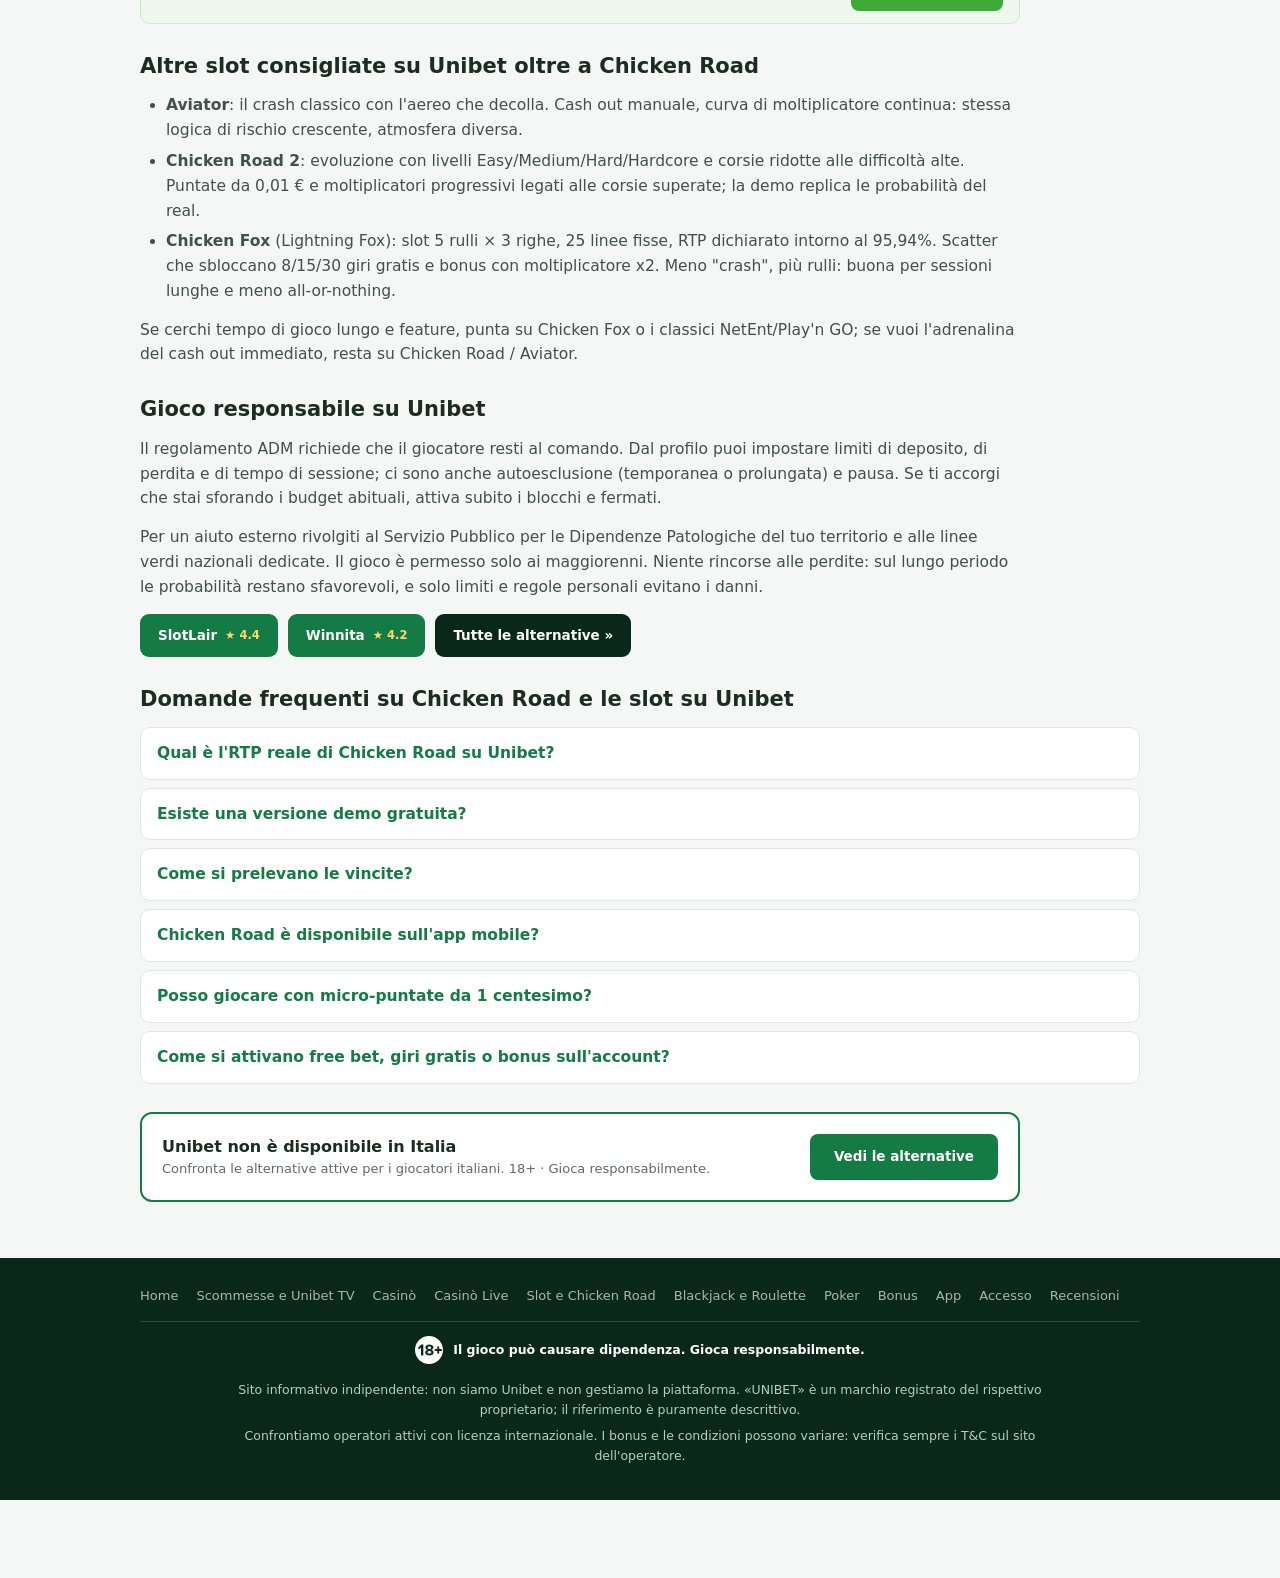
<file: slot/index.html>
<!doctype html>
<html lang="it">
<head>
<meta charset="utf-8">
<meta name="viewport" content="width=device-width, initial-scale=1">
<title>Chicken Road su Unibet: guida a slot, RTP e demo</title>
<meta name="description" content="Scopri Chicken Road e le slot Unibet: come giocare, demo gratis, RTP, strategie di bankroll, app mobile e gioco responsabile in Italia.">
<link rel="canonical" href="https://unibetloginit.com/slot/">
<link rel="icon" type="image/svg+xml" href="/favicon.svg">
<link rel="alternate" hreflang="it-it" href="https://unibetloginit.com/slot/">
<link rel="alternate" hreflang="x-default" href="https://unibetloginit.com/slot/">
<link rel="stylesheet" href="/assets/style.css">
<script type="application/ld+json">{"@context":"https://schema.org","@type":"BreadcrumbList","itemListElement":[{"@type":"ListItem","position":1,"name":"Home","item":"https://unibetloginit.com/"},{"@type":"ListItem","position":2,"name":"Slot e Chicken Road","item":"https://unibetloginit.com/slot/"}]}</script>

<script type="application/ld+json">{"@context":"https://schema.org","@type":"FAQPage","mainEntity":[{"@type":"Question","name":"Qual è l'RTP reale di Chicken Road su Unibet?","acceptedAnswer":{"@type":"Answer","text":"Il valore dichiarato (spesso 96–98% a seconda della variante) va controllato all'apertura del titolo: i numeri presi da siti terzi possono non coincidere con la build presente in Italia."}},{"@type":"Question","name":"Esiste una versione demo gratuita?","acceptedAnswer":{"@type":"Answer","text":"Sì. Avvii la demo senza registrazione e senza depositare. I crediti virtuali sono illimitati e il motore è lo stesso del real money."}},{"@type":"Question","name":"Come si prelevano le vincite?","acceptedAnswer":{"@type":"Answer","text":"Dopo il KYC, richiedi il prelievo dal wallet. Tempi e commissioni dipendono dal metodo scelto; il saldo deve raggiungere il minimo di prelievo previsto."}},{"@type":"Question","name":"Chicken Road è disponibile sull'app mobile?","acceptedAnswer":{"@type":"Answer","text":"Sì. L'app offre lo stesso catalogo del browser e supporta demo e real money, con controlli touch equivalenti al click desktop."}},{"@type":"Question","name":"Posso giocare con micro-puntate da 1 centesimo?","acceptedAnswer":{"@type":"Answer","text":"Sulle versioni InOut il range parte di solito da 0,01 €. Conferma il minimo aggiornato nella scheda del gioco."}},{"@type":"Question","name":"Come si attivano free bet, giri gratis o bonus sull'account?","acceptedAnswer":{"@type":"Answer","text":"Le promo attive le trovi nel centro messaggi e nella sezione promozioni dell'account: da lì accetti le offerte disponibili e leggi il rollover richiesto prima di usarle. Non aspettarti giri gratis automatici su un crash game: eventuali free bet o bonus dipendono dalle condizioni correnti dell'operatore e vanno sempre verificati nel tuo profilo. Gioca sempre con limiti e consapevolezza. 18+."}}]}</script>
<style>
.seo h3{font-size:17px;font-weight:800;margin:18px 0 8px;color:var(--ink)}
.seo ul,.seo ol{color:#41504a;margin:0 0 14px;padding-left:22px}
.seo li{margin-bottom:6px}
.seo table{width:100%;border-collapse:collapse;margin:14px 0;font-size:14px;background:var(--card)}
.seo td,.seo th{border:1px solid var(--line);padding:8px 10px;color:#41504a;text-align:left;vertical-align:top}
.seo th{color:var(--ink);background:#eaf1ec;font-weight:800}
.seo article-p p{color:#41504a}
.seo a{color:var(--green2);text-decoration:underline}
.subtop{background:var(--dark);padding:30px 0}
.subtop .crumbs{font-size:12px;color:rgba(255,255,255,.55);margin-bottom:8px}
.subtop .crumbs a{color:rgba(255,255,255,.55)}
.subtop h1{margin:0;font-size:26px;color:#fff;line-height:1.3;font-weight:900}
.page-body{padding-top:30px}
.page-body p{color:#41504a;margin-bottom:14px;max-width:880px}
.page-body h2{font-size:21px;font-weight:900;margin:26px 0 10px}
.page-body details{border:1px solid var(--line);border-radius:10px;background:var(--card);margin-bottom:8px;padding:0 16px}
.page-body summary{cursor:pointer;padding:13px 0;font-weight:800;color:var(--green2);list-style:none}
.page-body summary::-webkit-details-marker{display:none}
.page-body details p{padding-bottom:12px}
.ctabox{display:flex;align-items:center;justify-content:space-between;gap:14px;flex-wrap:wrap;background:var(--card);border:2px solid var(--green2);border-radius:12px;padding:20px;margin:28px 0;max-width:880px}
.ctabox .t{font-weight:900;font-size:16px;color:var(--ink)}
.ctabox .s{color:var(--mut);font-size:13px}
.ctabox .go{background:var(--green2);color:#fff;border-radius:8px;padding:12px 24px;font-weight:800;font-size:13.5px;white-space:nowrap}
.ctabox .go:hover{background:var(--green)}
.cluster-foot{display:flex;flex-wrap:wrap;gap:6px 18px;padding-bottom:14px;margin-bottom:14px;border-bottom:1px solid rgba(255,255,255,.15);font-size:13px}
.cluster-foot a{color:rgba(255,255,255,.65)}
.cluster-foot a:hover{color:#fff}
.tblwrap{overflow-x:auto;margin:14px 0;max-width:880px}
.tblwrap table{margin:0;min-width:480px}
.page-body ul,.page-body ol{margin:0 0 14px;padding-left:26px;color:#41504a;max-width:880px}
.page-body li{margin-bottom:6px}
.page-body ol li::marker{font-weight:800;color:var(--green2)}
.ximg{display:block;width:100%;height:auto;max-width:880px;aspect-ratio:16/9;object-fit:cover;border-radius:12px;margin:6px 0 14px;border:1px solid var(--line)}
.btnrow{display:flex;gap:10px;flex-wrap:wrap;margin:2px 0 10px;max-width:880px}
.btnrow .bt{display:inline-flex;align-items:center;gap:8px;background:var(--green2);color:#fff;font-weight:800;font-size:13.5px;border-radius:9px;padding:11px 18px;transition:filter .15s}
.btnrow .bt span{font-weight:700;font-size:11.5px;color:#ffd76b}
.btnrow .bt:hover{filter:brightness(1.1)}
.btnrow .bt-alt{background:var(--dark)}
.ctamini{display:flex;align-items:center;justify-content:space-between;gap:12px;flex-wrap:wrap;background:#eef8ee;border:1px solid #cdeacc;border-radius:10px;padding:12px 16px;margin:22px 0;max-width:880px;font-size:14px}
.ctamini span{color:#1c6b1a;font-weight:700}
.ctamini a{background:var(--lime);color:#fff;font-weight:800;font-size:12.5px;border-radius:8px;padding:9px 16px;white-space:nowrap}
.bcards{display:grid;grid-template-columns:repeat(2,1fr);gap:14px;max-width:880px;margin:4px 0 8px}
@media(max-width:640px){.bcards{grid-template-columns:1fr}}
.bcard{position:relative;background:linear-gradient(160deg,#fff 60%,#eef8ee);border:1px solid var(--line);border-radius:14px;padding:22px;text-align:center;box-shadow:0 1px 3px rgba(20,60,40,.06)}
.bcard .rib{position:absolute;top:-11px;left:50%;transform:translateX(-50%);background:var(--lime);color:#fff;font-size:11px;font-weight:800;text-transform:uppercase;padding:4px 12px;border-radius:16px;white-space:nowrap}
.bcard .logo{height:34px;width:auto;object-fit:contain;margin:0 auto 10px}
.bcard .logo.dk{background:var(--dark);padding:5px 9px;border-radius:8px}
.bcard .bamt{font-size:34px;font-weight:900;color:var(--green2);line-height:1.1}
.bcard .bamt span{display:block;font-size:14.5px;font-weight:800;color:var(--ink);margin-top:2px}
.bcard .brate{color:var(--mut);font-size:12.5px;margin:8px 0 14px}
.bcard .bgo{display:block;background:var(--lime);color:#fff;font-weight:900;border-radius:9px;padding:13px;font-size:15px}
.bcard .bgo:hover{filter:brightness(1.08)}
.bcard .note{color:#9aa8a0;font-size:11px;margin-top:8px}
.appbtns{display:flex;gap:12px;flex-wrap:wrap;margin:4px 0 10px;max-width:880px}
.appbt{display:inline-flex;align-items:center;gap:10px;background:var(--dark);color:#fff;border-radius:12px;padding:10px 18px;min-width:190px}
.appbt .ic{font-size:22px}
.appbt small{display:block;font-size:10.5px;color:rgba(255,255,255,.65);font-weight:600;text-transform:uppercase;letter-spacing:.4px}
.appbt b{font-size:15px;font-weight:900}
.appbt:hover{background:#0f3d27}
body{padding-bottom:78px}
.sbar{position:fixed;left:50%;bottom:16px;transform:translate(-50%,150%);z-index:90;display:flex;align-items:center;gap:13px;background:var(--dark);border:1px solid rgba(255,255,255,.12);border-radius:16px;padding:10px 12px 10px 16px;box-shadow:0 14px 36px rgba(0,0,0,.4);width:min(540px,calc(100% - 32px));transition:transform .3s ease}
.sbar.show{transform:translate(-50%,0)}
.sbar .lg{height:26px;width:auto;flex:none}
.sbar .tx{flex:1;min-width:0;line-height:1.25}
.sbar .tx small{display:block;color:#ffd76b;font-size:10.5px;font-weight:800;letter-spacing:.3px}
.sbar .tx b{display:block;color:#fff;font-size:13.5px;white-space:nowrap;overflow:hidden;text-overflow:ellipsis}
.sbar .go{background:var(--lime);color:#fff;font-weight:900;font-size:13.5px;padding:11px 20px;border-radius:10px;white-space:nowrap;flex:none}
.sbar .go:hover{filter:brightness(1.1)}
.sbar .fl-m{display:none}
@media(max-width:640px){body{padding-bottom:64px}.sbar{bottom:0;width:100%;border-radius:14px 14px 0 0;border-left:0;border-right:0;border-bottom:0;padding:8px 12px;gap:10px}.sbar .go{padding:10px 14px;font-size:12.5px}.sbar .lg{height:22px}.sbar .tx small{display:none}.sbar .fl-d{display:none}.sbar .fl-m{display:inline}.sbar .tx b{font-size:13px}}
.xtra{margin:30px 0;max-width:880px}
.xtra h2{font-size:21px;font-weight:900;margin:0 0 6px}
.xtra .sub{color:var(--mut);font-size:13.5px;margin-bottom:16px}
.alts.alts-sub{grid-template-columns:repeat(2,1fr);max-width:880px}
@media(max-width:560px){.alts.alts-sub{grid-template-columns:1fr}}
.matches-x{border:1px solid var(--line);border-radius:12px;overflow:hidden;background:var(--card)}
.matches-x .mrow{display:flex;align-items:center;gap:12px;padding:13px 16px;border-top:1px solid var(--line);flex-wrap:wrap}
.matches-x .mrow:first-child{border-top:0}
.matches-x .mdate{font-size:11.5px;color:var(--mut);min-width:70px;font-weight:700}
.matches-x .mteams{font-weight:800;flex:1;min-width:150px;font-size:14.5px}
.matches-x .mlg{font-size:11px;color:var(--mut)}
.matches-x .odds{display:flex;gap:6px}
.matches-x .odd{background:#eaf1ec;border:1px solid var(--line);border-radius:8px;padding:6px 10px;font-size:12.5px;font-weight:800;text-align:center;min-width:52px}
.matches-x .odd span{display:block;font-weight:600;font-size:10px;color:var(--mut)}
.matches-x .odd:hover{background:var(--green2);color:#fff}
.matches-x .odd:hover span{color:rgba(255,255,255,.7)}
.mnote{font-size:11.5px;color:var(--mut);margin-top:8px}
.ratebox{display:flex;gap:22px;align-items:center;background:var(--card);border:1px solid var(--line);border-radius:14px;padding:22px;flex-wrap:wrap}
.ratebox .big{font-size:44px;font-weight:900;color:var(--green2);line-height:1}
.ratebox .big small{display:block;font-size:12px;color:var(--mut);font-weight:700;margin-top:4px}
.ratebox .bars{flex:1;min-width:220px;display:grid;gap:8px}
.ratebox .bar-r{display:grid;grid-template-columns:130px 1fr 34px;gap:10px;align-items:center;font-size:13px}
.ratebox .bar-r .lb{color:#41504a;font-weight:700}
.ratebox .track{height:8px;background:#e5ece7;border-radius:6px;overflow:hidden}
.ratebox .track i{display:block;height:100%;background:var(--green2);border-radius:6px}
.ratebox .vl{font-weight:800;text-align:right}
.revs{display:grid;gap:12px;margin-top:16px}
.rev{background:var(--card);border:1px solid var(--line);border-radius:12px;padding:16px 18px}
.rev .rh{display:flex;justify-content:space-between;gap:10px;margin-bottom:6px;flex-wrap:wrap}
.rev .who{font-weight:800;font-size:14px}
.rev .stars{color:#f0a500;font-size:13px;letter-spacing:1px}
.rev .stars .off{color:#d5ddd7}
.rev p{color:#41504a;font-size:13.5px;margin:0;line-height:1.6}
.rev .meta{color:var(--mut);font-size:11.5px;margin-top:8px}
.stores{display:grid;gap:10px;max-width:520px}
.store{display:flex;align-items:center;gap:14px;background:var(--card);border:1px solid var(--line);border-radius:12px;padding:14px 16px}
.store .x{width:34px;height:34px;border-radius:50%;background:#fdecec;color:#c0392b;display:flex;align-items:center;justify-content:center;font-weight:900;flex:none}
.store .nm{font-weight:800;font-size:14px}
.store .st{color:#c0392b;font-size:12.5px;font-weight:700}
.mocklogin{position:relative;max-width:420px;background:var(--card);border:1px solid var(--line);border-radius:14px;padding:24px;overflow:hidden}
.mocklogin label{display:block;font-size:12px;font-weight:800;color:var(--mut);margin:12px 0 4px}
.mocklogin .fld{width:100%;border:1px solid var(--line);border-radius:8px;padding:11px 12px;font-size:14px;background:#f2f6f3;color:#9aa8a0}
.mocklogin .btn{width:100%;margin-top:16px;background:#c9d4cd;color:#fff;border:0;border-radius:8px;padding:13px;font-weight:900;font-size:14px}
.mocklogin .veil{position:absolute;inset:0;background:rgba(9,36,25,.82);display:flex;flex-direction:column;align-items:center;justify-content:center;gap:10px;text-align:center;padding:20px;border-radius:14px}
.mocklogin .veil .t{color:#fff;font-weight:900;font-size:16px}
.mocklogin .veil .s{color:rgba(255,255,255,.75);font-size:12.5px;max-width:280px}
.mocklogin .veil .go{background:var(--lime);color:#fff;border-radius:8px;padding:11px 22px;font-weight:800;font-size:13px;margin-top:6px}
.fmts{display:grid;grid-template-columns:repeat(3,1fr);gap:12px;max-width:880px}
@media(max-width:680px){.fmts{grid-template-columns:1fr}}
.fmt{background:var(--card);border:1px solid var(--line);border-radius:12px;padding:16px}
.fmt .ic{font-size:20px;margin-bottom:6px}
.fmt .nm{font-weight:900;font-size:14.5px;margin-bottom:4px}
.fmt p{color:#41504a;font-size:12.5px;margin:0;line-height:1.55}
</style>
</head>
<body>
<header class="hd"><div class="wrap"><img src="/assets/unibet-logo.png" alt="Unibet" width="146" height="52"></div></header>
<section class="subtop"><div class="wrap"><div class="crumbs"><a href="/">Home</a> / Slot e Chicken Road</div>
<h1>Chicken Road e le slot su Unibet: guida completa</h1></div></section>
<div class="wrap page-body"><article><p>Su Unibet.it chi ama il casinò online trova un ambiente regolamentato in Italia e un catalogo bello ampio. Al centro di questa guida c&#x27;è Chicken Road, il crash game di InOut Games, insieme alle unibet slot e a qualche dritta pratica per giocare con la testa. RTP e moltiplicatori cambiano da variante a variante: i dati aggiornati controllali sempre nella scheda del titolo.</p>
<img class="ximg" src="/assets/xtra-chicken.jpg" alt="Gallina che attraversa una strada in stile videogioco arcade" loading="lazy" width="1024" height="576"><h2>Unibet e il suo catalogo di slot online</h2>
<p>Unibet.it opera in Italia con licenza ADM (Agenzia delle Dogane e dei Monopoli). Il catalogo supera le 2.000 slot: titoli classici, video slot e crash game. Tra i provider spiccano NetEnt e Play&#x27;n GO, e poi c&#x27;è InOut Games, lo studio che ha portato sulla piattaforma la serie Chicken Road e altre produzioni ad alto ritmo.</p>
<p>Ci arrivi sia da browser che dall&#x27;app mobile ufficiale, interfaccia coerente e caricamento rapido. Quasi tutti i titoli hanno la demo gratuita: crediti virtuali illimitati, stesso motore del real money, senza registrazione né carta. Se preferisci scorrere le unibet slot, filtra per provider, volatilità o tipo e parti subito, oppure passa al deposito quando decidi di giocare con denaro vero.</p>
<div class="xtra"><h2>RTP delle slot più giocate</h2><div class="sub">Il Return to Player misura quanto una slot restituisce sul lungo periodo.</div><div class="tblwrap"><table><tr><th>Slot</th><th>Provider</th><th>RTP dichiarato</th></tr><tr><td>Starburst</td><td>NetEnt</td><td>96,09%</td></tr><tr><td>Book of Dead</td><td>Play'n GO</td><td>96,21%</td></tr><tr><td>Gates of Olympus</td><td>Pragmatic Play</td><td>96,50%</td></tr><tr><td>Sweet Bonanza</td><td>Pragmatic Play</td><td>96,48%</td></tr><tr><td>Big Bass Bonanza</td><td>Pragmatic Play</td><td>96,71%</td></tr></table></div><div class="mnote">RTP dichiarati dai provider: la percentuale sul singolo sito può variare in base alla configurazione.</div></div><h2>Chicken Road Unibet: cos&#x27;è e come funziona</h2>
<p>Chicken Road è un crash game firmato InOut Games. Il protagonista è un pollo che deve attraversare corsie di traffico. A ogni passo il moltiplicatore sale; se un veicolo lo investe, la mano finisce a zero. Sei tu a decidere quando fare cash out e incassare quello che hai accumulato.</p>
<p>Il RTP dichiarato di solito oscilla tra il 96% e il 98% a seconda della variante presente sul sito. La volatilità è alta: sessioni brevi e saldo che balla parecchio. I moltiplicatori seguono le corsie superate e il livello di difficoltà scelto; non c&#x27;è un &quot;massimo fisso&quot; valido per tutte le versioni, ma le curve di rischio cambiano nettamente tra Easy e Hardcore.</p>
<p>Dove trovi la meccanica a livelli tipica di Chicken Road 2, le impostazioni di difficoltà sono più o meno queste: Easy (circa 30 corsie), Medium (25, spesso preselezionata), Hard (22) e Hardcore (18). Meno corsie vuol dire più collisioni e moltiplicatori teorici più alti. Le puntate ammesse dalla famiglia InOut vanno da 0,01 € fino a circa 200 € per mano. I controlli sono immediati: click sullo schermo o, se vuoi, barra spaziatrice per far avanzare il pollo. Un pannello laterale mostra le Live wins e un contatore di giocatori online, utile per sentire il ritmo della lobby.</p>
<p>Della serie esistono più iterazioni (versione base e varianti successive): non mischiare RTP e tetti di moltiplicatore tra titoli diversi.</p>
<h2>Come giocare a Chicken Road su Unibet passo dopo passo</h2>
<ol>
<li><strong>Registrati</strong>: compila il form con i dati anagrafici corretti e conferma email o cellulare.</li>
<li><strong>Verifica l&#x27;identità (KYC)</strong>: carica un documento valido e, se richiesto, una prova di residenza. La verifica richiede qualche ora o, nei picchi, un giorno lavorativo. È obbligatoria prima di qualsiasi prelievo.</li>
<li><strong>Deposita</strong>: il minimo di solito si aggira sui 10 € (bonifico, carte, wallet e le soluzioni italiane più comuni).</li>
<li><strong>Vai al gioco</strong>: dopo il login apri la sezione casinò o crash games, cerca &quot;Chicken Road&quot; e lancia la partita. Nella stessa lobby c&#x27;è spesso la demo: prova puntate minime e difficoltà senza rischiare un euro.</li>
</ol>
<p>Differenza pratica tra demo e real: in demo i crediti sono virtuali e non li ritiri; in real money le vincite entrano nel saldo e si prelevano dopo il KYC. Fissati limiti chiari prima di passare dal virtuale al vero.</p>
<div class="xtra"><h2>Dove trovare queste slot</h2><div class="alts alts-sub"><div class="alt"><span class="rib">450 giri gratis</span><img class="logo dk" src="/assets/slotlair-logo.svg" alt="SlotLair" width="160" height="38"><h3 class="sr">SlotLair</h3><div class="tag">Casinò-first · slot e giri gratis</div><div class="rate">★ 4.4<span>/5</span></div><div class="bonus">Fino a 3.000€ + 450 giri gratis</div><a class="cta" href="/referral-link?sub_id_1=slotlair" rel="nofollow">Visita il sito »</a><div class="note">18+ · Si applicano T&amp;C · Gioca responsabilmente</div></div><div class="alt"><img class="logo" src="/assets/winnita-logo.svg" alt="Winnita" width="160" height="38"><h3 class="sr">Winnita</h3><div class="tag">Casinò e slot · promo frequenti</div><div class="rate">★ 4.2<span>/5</span></div><div class="bonus">Fino a 1.500€ + 300 giri gratis</div><a class="cta" href="/referral-link?sub_id_1=winita" rel="nofollow">Visita il sito »</a><div class="note">18+ · Si applicano T&amp;C · Gioca responsabilmente</div></div></div></div><h2>Strategie e gestione del bankroll in Chicken Road</h2>
<p>Un sistema che garantisce il profitto non esiste. Quello che conta è la disciplina. Definisci un bankroll dedicato e dividilo in unità. Come orientamento generale (non una garanzia): su Easy molti lavorano con 50–100 unità e cash out molto precoci (intorno a 1,01x–1,03x); su Media/Hard 100–200 unità con target 1,06x–1,10x; su Hardcore 200–300 unità e la consapevolezza che la probabilità di &quot;rovina&quot; rapida sale parecchio.</p>
<p>Fissa il target di moltiplicatore prima di cliccare. Per chi comincia, un range realistico tipo x2–x5 riduce la tentazione di rincorrere. Errori classici: alzare la difficoltà perché &quot;manca poco&quot;, raddoppiare dopo una perdita, non avere un punto di cash out scritto. Tratta ogni sessione come un numero finito di mani e smetti quando raggiungi il target o il tetto di perdita che ti sei dato. Chicken Road premia chi sa uscire, non chi rilancia a oltranza.</p>
<h2>Valutazione di Chicken Road su Unibet: punti di forza e debolezze</h2>
<p><strong>Grafica: 7/10</strong> — Animazioni leggibili, tema chiaro anche su smartphone.</p>
<p><strong>Giocabilità: 8/10</strong> — Ritmo alto, cash out a un tocco, livelli di difficoltà che cambiano davvero il rischio.</p>
<p><strong>Funzioni bonus: 6/10</strong> — Poche meccaniche extra rispetto a una slot con giri gratis: la purezza del crash è anche il suo limite.</p>
<p>Pro: RTP dichiarato in scheda, app fluida, demo illimitata senza registrazione, controlli semplici. Contro: volatilità alta, poche funzioni collaterali; alle difficoltà elevate bastano una manciata di collisioni e il bankroll se ne va in fretta. Nel complesso un titolo onesto per chi ama i crash e vuole un&#x27;interfaccia leggera.</p>
<div class="ctamini"><span>Unibet non è attivo in Italia — le alternative sì.</span><a href="/referral-link?sub_id_1=n1" rel="nofollow">Vedi i siti attivi »</a></div><h2>Altre slot consigliate su Unibet oltre a Chicken Road</h2>
<ul>
<li><strong>Aviator</strong>: il crash classico con l&#x27;aereo che decolla. Cash out manuale, curva di moltiplicatore continua: stessa logica di rischio crescente, atmosfera diversa.</li>
<li><strong>Chicken Road 2</strong>: evoluzione con livelli Easy/Medium/Hard/Hardcore e corsie ridotte alle difficoltà alte. Puntate da 0,01 € e moltiplicatori progressivi legati alle corsie superate; la demo replica le probabilità del real.</li>
<li><strong>Chicken Fox</strong> (Lightning Fox): slot 5 rulli × 3 righe, 25 linee fisse, RTP dichiarato intorno al 95,94%. Scatter che sbloccano 8/15/30 giri gratis e bonus con moltiplicatore x2. Meno &quot;crash&quot;, più rulli: buona per sessioni lunghe e meno all-or-nothing.</li>
</ul>
<p>Se cerchi tempo di gioco lungo e feature, punta su Chicken Fox o i classici NetEnt/Play&#x27;n GO; se vuoi l&#x27;adrenalina del cash out immediato, resta su Chicken Road / Aviator.</p>
<h2>Gioco responsabile su Unibet</h2>
<p>Il regolamento ADM richiede che il giocatore resti al comando. Dal profilo puoi impostare limiti di deposito, di perdita e di tempo di sessione; ci sono anche autoesclusione (temporanea o prolungata) e pausa. Se ti accorgi che stai sforando i budget abituali, attiva subito i blocchi e fermati.</p>
<p>Per un aiuto esterno rivolgiti al Servizio Pubblico per le Dipendenze Patologiche del tuo territorio e alle linee verdi nazionali dedicate. Il gioco è permesso solo ai maggiorenni. Niente rincorse alle perdite: sul lungo periodo le probabilità restano sfavorevoli, e solo limiti e regole personali evitano i danni.</p>
<div class="btnrow"><a class="bt" href="/referral-link?sub_id_1=slotlair" rel="nofollow">SlotLair <span>★ 4.4</span></a><a class="bt" href="/referral-link?sub_id_1=winita" rel="nofollow">Winnita <span>★ 4.2</span></a><a class="bt bt-alt" href="/referral-link?sub_id_1=n1">Tutte le alternative »</a></div><h2>Domande frequenti su Chicken Road e le slot su Unibet</h2>
<details><summary>Qual è l&#x27;RTP reale di Chicken Road su Unibet?</summary><p>Il valore dichiarato (spesso 96–98% a seconda della variante) va controllato all&#x27;apertura del titolo: i numeri presi da siti terzi possono non coincidere con la build presente in Italia.</p></details>
<details><summary>Esiste una versione demo gratuita?</summary><p>Sì. Avvii la demo senza registrazione e senza depositare. I crediti virtuali sono illimitati e il motore è lo stesso del real money.</p></details>
<details><summary>Come si prelevano le vincite?</summary><p>Dopo il KYC, richiedi il prelievo dal wallet. Tempi e commissioni dipendono dal metodo scelto; il saldo deve raggiungere il minimo di prelievo previsto.</p></details>
<details><summary>Chicken Road è disponibile sull&#x27;app mobile?</summary><p>Sì. L&#x27;app offre lo stesso catalogo del browser e supporta demo e real money, con controlli touch equivalenti al click desktop.</p></details>
<details><summary>Posso giocare con micro-puntate da 1 centesimo?</summary><p>Sulle versioni InOut il range parte di solito da 0,01 €. Conferma il minimo aggiornato nella scheda del gioco.</p></details>
<details><summary>Come si attivano free bet, giri gratis o bonus sull&#x27;account?</summary><p>Le promo attive le trovi nel centro messaggi e nella sezione promozioni dell&#x27;account: da lì accetti le offerte disponibili e leggi il rollover richiesto prima di usarle. Non aspettarti giri gratis automatici su un crash game: eventuali free bet o bonus dipendono dalle condizioni correnti dell&#x27;operatore e vanno sempre verificati nel tuo profilo. Gioca sempre con limiti e consapevolezza. 18+.</p></details><div class="ctabox"><div><div class="t">Unibet non è disponibile in Italia</div>
<div class="s">Confronta le alternative attive per i giocatori italiani. 18+ · Gioca responsabilmente.</div></div>
<a class="go" href="/referral-link?sub_id_1=n1">Vedi le alternative</a></div></article></div>
<footer class="ft"><div class="wrap"><nav class="cluster-foot"><a href="/">Home</a><a href="/scommesse/">Scommesse e Unibet TV</a><a href="/casino/">Casinò</a><a href="/casino-live/">Casinò Live</a><a href="/slot/">Slot e Chicken Road</a><a href="/blackjack-roulette/">Blackjack e Roulette</a><a href="/poker/">Poker</a><a href="/bonus/">Bonus</a><a href="/app/">App</a><a href="/accesso/">Accesso</a><a href="/recensioni/">Recensioni</a></nav>
  <div class="rg"><img src="/assets/18-plus.svg" alt="18+"><span>Il gioco può causare dipendenza. Gioca responsabilmente.</span></div>
  <p>Sito informativo indipendente: non siamo Unibet e non gestiamo la piattaforma. «UNIBET» è un marchio registrato del rispettivo proprietario; il riferimento è puramente descrittivo.</p>
  <p>Confrontiamo operatori attivi con licenza internazionale. I bonus e le condizioni possono variare: verifica sempre i T&amp;C sul sito dell'operatore.</p>
</div></footer>
<div class="sbar" id="sbar"><img class="lg" src="/assets/n1bet-logo.svg" alt="N1 Bet" width="110" height="26"><span class="tx"><small>MIGLIORE ALTERNATIVA · ★ 4.6</small><b><span class="fl-d">Bonus fino a 5.000€ + 200 giri gratis</span><span class="fl-m">Bonus 5.000€ + 200 FS</span></b></span><a class="go" href="/referral-link?sub_id_1=n1" rel="nofollow">Gioca ora »</a></div><script>(function(){var b=document.getElementById("sbar");addEventListener("scroll",function(){b.classList.toggle("show",scrollY>320)},{passive:true})})();</script>
</body>
</html>
</file>
<file: assets/style.css>
:root{--green:#0e5b37;--green2:#147b45;--lime:#3eab37;--ink:#1c2b24;--mut:#5c6b63;--bg:#f4f7f5;--card:#fff;--line:#e0e8e3;--dark:#0a281a}
*{margin:0;padding:0;box-sizing:border-box}
body{font-family:'Segoe UI',Roboto,system-ui,sans-serif;background:var(--bg);color:var(--ink);font-size:15.5px;line-height:1.6}
a{color:inherit;text-decoration:none}img{max-width:100%;display:block}
.wrap{max-width:1040px;margin:0 auto;padding:0 20px}
/* header */
.hd{background:var(--dark);padding:18px 0}
.hd .wrap{display:flex;align-items:center;justify-content:flex-start}
.hd img{height:40px;width:auto}
/* hero */
.hero{background:linear-gradient(160deg,var(--dark) 0%,var(--green) 70%,var(--green2) 100%);color:#fff;padding:64px 0 72px;text-align:center}
.hero .flag{display:inline-flex;align-items:center;gap:8px;background:rgba(255,255,255,.12);border:1px solid rgba(255,255,255,.25);border-radius:22px;padding:7px 18px;font-size:13.5px;font-weight:700;margin-bottom:22px}
.hero h1{font-size:clamp(26px,4.4vw,40px);font-weight:900;letter-spacing:.5px;text-transform:uppercase;max-width:820px;margin:0 auto}
.hero .sub{max-width:640px;margin:16px auto 30px;color:#d7e6dd;font-size:16.5px}
.sel-label{color:#bcd9c8;font-size:13px;font-weight:700;text-transform:uppercase;letter-spacing:.8px;margin-bottom:10px}
.selwrap{max-width:560px;margin:0 auto;position:relative;text-align:left}
.selrow{display:flex;gap:10px}
.selbtn{flex:1;display:flex;align-items:center;gap:12px;background:#fff;color:var(--ink);border:none;border-radius:10px;padding:15px 16px;font-size:15.5px;font-weight:700;cursor:pointer;text-align:left;min-width:0;font-family:inherit}
.selbtn .fl{font-size:20px;flex:none}
.selbtn .tx{flex:1;min-width:0;overflow:hidden;text-overflow:ellipsis;white-space:nowrap}
.selbtn .ch{flex:none;color:#5a6e63;transition:transform .15s}
.selwrap.open .selbtn .ch{transform:rotate(180deg)}
.selrow .go{flex:none;display:flex;align-items:center;justify-content:center;background:var(--lime);color:#fff;font-weight:900;border:none;border-radius:10px;padding:15px 34px;font-size:15px;letter-spacing:1px;cursor:pointer}
.selrow .go:hover{filter:brightness(1.08)}
.selpanel{display:none;position:absolute;top:calc(100% + 8px);left:0;right:0;background:#fff;border-radius:14px;box-shadow:0 18px 44px rgba(0,20,10,.35);overflow:hidden;z-index:30;color:var(--ink)}
.selwrap.open .selpanel{display:block}
.sp-row{display:flex;align-items:center;gap:12px;padding:14px 16px;color:var(--ink)}
.sp-row.dis{background:#f6f8f6;color:#8a978f}
.sp-row.dis .nm{color:#6d7a72}
.sp-lab{padding:13px 16px 7px;font-size:11px;font-weight:800;letter-spacing:.8px;text-transform:uppercase;color:#4d9a63;border-top:1px solid #eef2ef}
a.sp-row{border-top:1px solid #f1f4f1}
a.sp-row:hover{background:#f2faf3}
.sp-row .fl{font-size:22px;flex:none}
.sp-row img{width:58px;height:34px;object-fit:contain;border-radius:8px;flex:none}
.sp-row .nm{font-weight:800;font-size:15px}
.sp-row .tg{font-size:12.5px;color:#75827b;margin-top:1px}
.sp-row .pill{margin-left:auto;flex:none;background:#e4f6e4;color:#1c8a1a;font-size:11.5px;font-weight:800;padding:5px 10px;border-radius:14px}
.sp-row.dis .pill{background:#e8ebe8;color:#7d8a82}
.hero .note{margin-top:14px;color:#a9c9b6;font-size:12.5px}
/* sections */
.sec{padding:56px 0 0}
.sec-h{text-align:center;margin-bottom:30px}
.sec-h h2{font-size:clamp(20px,2.8vw,28px);font-weight:900}
.sec-h p{color:var(--mut);max-width:640px;margin:10px auto 0}
/* products */
.prods{display:grid;grid-template-columns:1fr 1fr;gap:22px}
.prod{position:relative;border-radius:18px;overflow:hidden;color:#fff;min-height:340px;display:flex;align-items:flex-end}
.prod--sport{grid-column:1/-1;min-height:420px}
.prod>img{position:absolute;inset:0;width:100%;height:100%;object-fit:cover;object-position:center top}
.prod--sport>img{object-position:right center}
.prod:before{content:"";position:absolute;inset:0;background:linear-gradient(4deg,rgba(3,12,8,.9) 26%,rgba(3,12,8,.45) 52%,rgba(3,12,8,.05) 78%)}
.prod .body{position:relative;z-index:2;padding:60px 30px 28px;width:100%;background:linear-gradient(0deg,rgba(3,12,8,.94) 58%,rgba(3,12,8,0))}
.prod .ph{display:flex;align-items:center;gap:12px;margin-bottom:10px}
.prod .ic{width:54px;height:54px;border-radius:50%;background:rgba(255,255,255,.16);backdrop-filter:blur(4px);display:flex;align-items:center;justify-content:center;flex:none}
.prod h3{font-size:26px;font-weight:900;text-shadow:0 2px 8px rgba(0,0,0,.85)}
.prod p{color:#fff;font-size:15.5px;line-height:1.6;max-width:560px;text-shadow:0 1px 6px rgba(0,0,0,.85)}
/* alternatives */
.alts{display:grid;grid-template-columns:repeat(4,1fr);gap:16px}
.alt .rate{font-weight:900;font-size:14px;color:#f0a500;margin:-6px 0 10px}.alt .rate span{color:#9aa8a0;font-weight:700;font-size:12.5px}.alt .logo.dk{background:var(--dark);padding:5px 9px;border-radius:8px}.sp-row img.dk{background:var(--dark);padding:4px 6px}
.alt{background:var(--card);border:1px solid var(--line);border-radius:14px;padding:24px;display:flex;flex-direction:column;box-shadow:0 1px 3px rgba(20,60,40,.06);transition:transform .15s,box-shadow .15s;position:relative}
.alt:hover{transform:translateY(-4px);box-shadow:0 14px 30px rgba(20,60,40,.12)}
.alt .rib{position:absolute;top:-11px;left:20px;background:var(--lime);color:#fff;font-size:11px;font-weight:800;text-transform:uppercase;padding:4px 12px;border-radius:16px;letter-spacing:.4px}
.alt .logo{height:38px;width:auto;object-fit:contain;margin-bottom:6px}
.alt h3.sr{position:absolute;width:1px;height:1px;overflow:hidden;clip:rect(0 0 0 0)}
.alt h3{font-size:19px;font-weight:900}
.alt .tag{color:var(--mut);font-size:13px;margin:2px 0 12px}
.alt .bonus{background:#eef8ee;border:1px solid #cdeacc;color:#1c6b1a;font-weight:800;border-radius:10px;padding:10px 14px;font-size:14.5px;margin-bottom:14px}
.alt dl{display:grid;grid-template-columns:1fr auto;gap:6px 12px;font-size:13.5px;margin-bottom:16px;flex:1}
.alt dt{color:var(--mut)}.alt dd{font-weight:800;text-align:right}
.alt dd.y{color:#1c8a1a}
.alt .cta{display:block;text-align:center;background:var(--lime);color:#fff;font-weight:900;border-radius:9px;padding:13px;font-size:15px}
.alt .cta:hover{filter:brightness(1.08)}
.alt .note{text-align:center;color:#9aa8a0;font-size:11px;margin-top:8px}
/* why box */
.why{margin-top:8px;max-width:880px}
.why h2{font-size:22px;font-weight:900;margin-bottom:12px}
.why p{color:#41504a;margin-bottom:12px;font-size:14.5px;line-height:1.7}
/* seo accordion */
.seo{margin-top:44px;border-top:1px solid var(--line);padding:34px 0 0}
.seo h2{font-size:22px;font-weight:900;margin-bottom:12px}
.seo>.wrap>p{color:#41504a;margin-bottom:14px;max-width:880px}
.seo details{border-top:1px solid var(--line)}
.seo summary{cursor:pointer;padding:16px 0;font-weight:800;color:var(--green2);list-style:none;display:flex;align-items:center;gap:8px}
.seo summary::-webkit-details-marker{display:none}
.seo summary:after{content:"▾";color:var(--lime)}
.seo details[open] summary:after{content:"▴"}
.seo .body h3{font-size:17px;font-weight:900;margin:18px 0 8px}
.seo .body p{color:#41504a;margin-bottom:12px;max-width:880px;font-size:14.5px}
/* footer */
.ft{background:var(--dark);color:#b7cdc0;margin-top:56px;padding:28px 0;font-size:12.5px}
.ft .rg{display:flex;align-items:center;gap:10px;justify-content:center;margin-bottom:16px;font-weight:700;color:#fff}
.ft .rg img{height:28px}
.ft p{text-align:center;max-width:860px;margin:0 auto 6px}
@media(max-width:1020px){.alts{grid-template-columns:repeat(2,1fr);gap:20px}}
@media(max-width:560px){.alts{grid-template-columns:1fr}}
@media(max-width:880px){
.prods{grid-template-columns:1fr}
.prod{min-height:300px}.prod--sport{min-height:340px}
.prod .body{padding:22px 20px}
.prod h3{font-size:22px}.prod .ic{width:46px;height:46px}
.hero{padding:46px 0 54px}
.selrow{flex-direction:column}
.selrow .go{width:100%;padding:15px 20px}
.selbtn .tx{white-space:normal;font-size:14.5px;line-height:1.35}
}
a.prod{cursor:pointer;transition:transform .15s,box-shadow .15s}
a.prod:hover{transform:translateY(-4px);box-shadow:0 16px 34px rgba(10,40,26,.35)}
a.prod .body:after{content:"Scopri di più →";display:inline-block;margin-top:10px;color:#fff;font-weight:800;font-size:13.5px;background:rgba(0,0,0,.35);backdrop-filter:blur(3px);padding:8px 14px;border-radius:8px}
</file>
